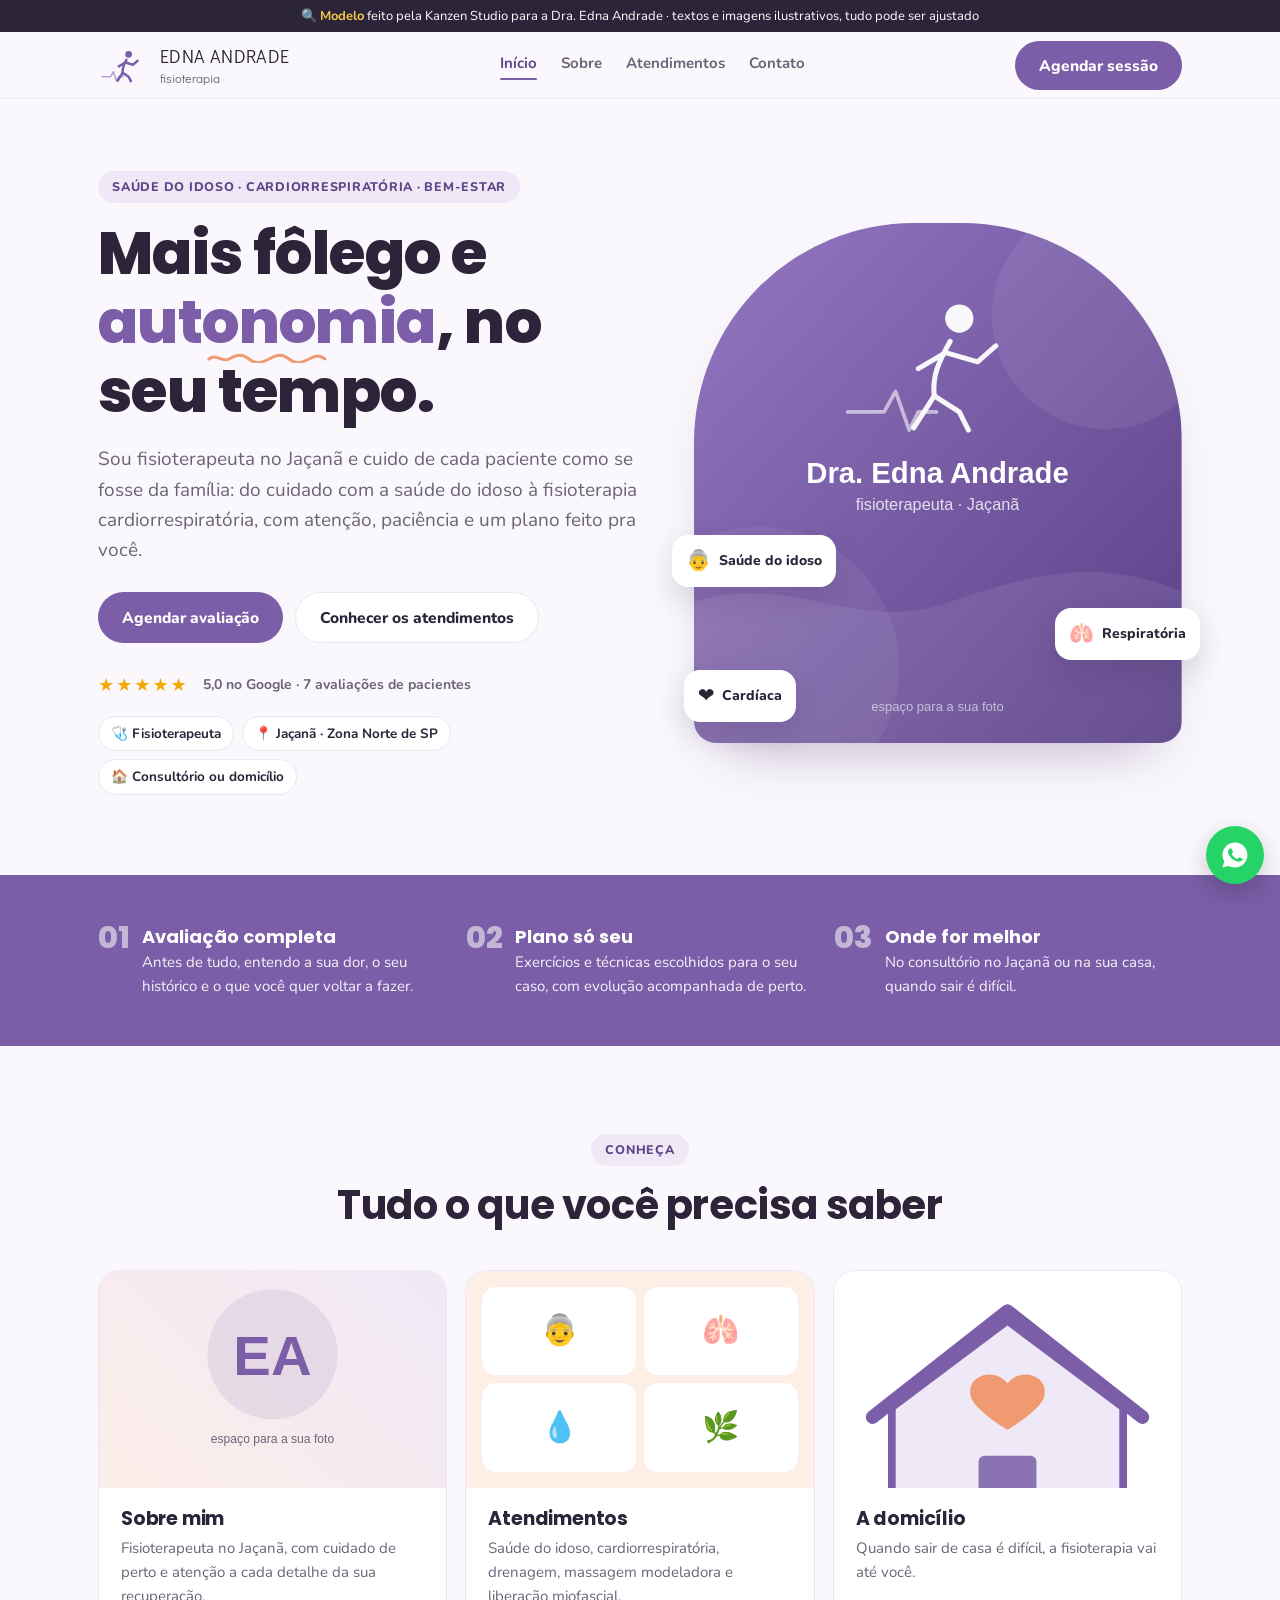
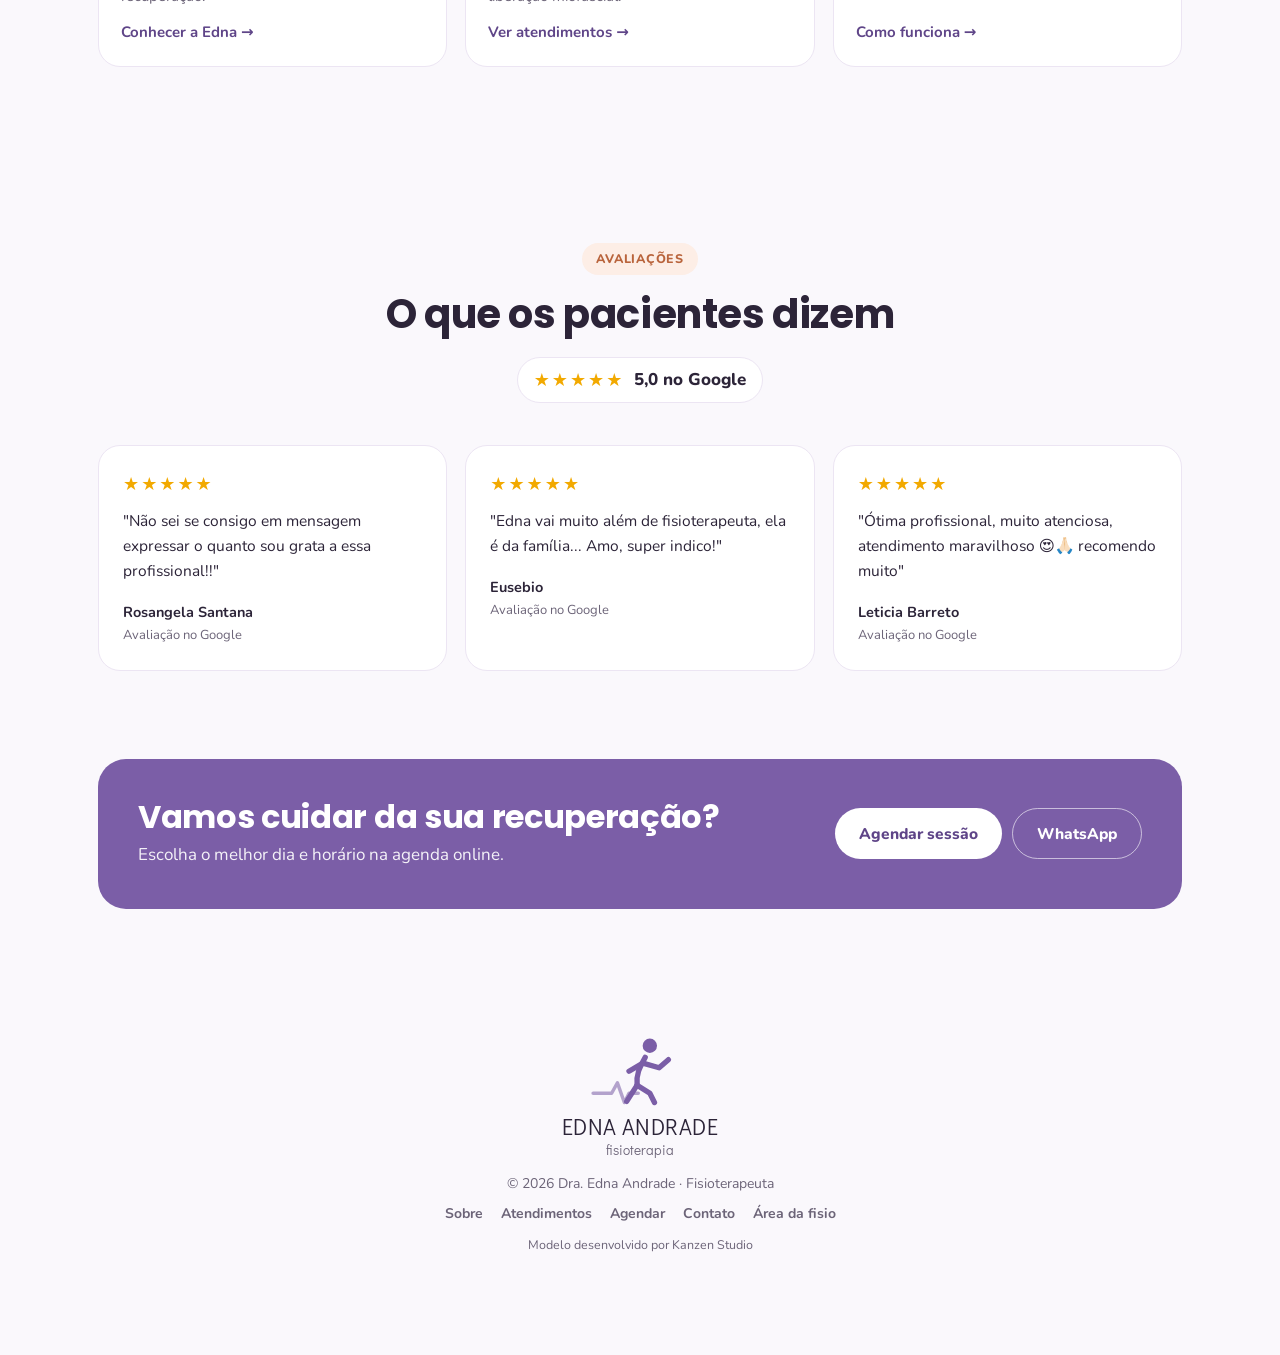
<file: edna/index.html>
<!doctype html>
<html lang="pt-BR">
<head>
<meta charset="utf-8">
<meta name="viewport" content="width=device-width, initial-scale=1, viewport-fit=cover">
<meta name="robots" content="noindex, nofollow">
<meta name="theme-color" content="#7b5ea7">
<title>Dra. Edna Andrade · Fisioterapeuta no Jaçanã | Consultório e domicílio</title>
<meta name="description" content="Fisioterapeuta no Jaçanã (Zona Norte de SP). Saúde do idoso, cardiorrespiratória, drenagem, massagem modeladora e liberação miofascial. Atendimento particular. Consultório ou domicílio.">
<link rel="icon" href="data:image/svg+xml,%3Csvg xmlns='http://www.w3.org/2000/svg' viewBox='0 0 64 64'%3E%3Crect width='64' height='64' rx='32' fill='%237b5ea7'/%3E%3Ctext x='32' y='41' font-family='Arial' font-weight='700' font-size='24' fill='%23fff' text-anchor='middle'%3EEA%3C/text%3E%3C/svg%3E">
<link rel="preconnect" href="https://fonts.googleapis.com">
<link rel="preconnect" href="https://fonts.gstatic.com" crossorigin>
<link href="https://fonts.googleapis.com/css2?family=Didact+Gothic&family=Poppins:wght@500;600;700;800&family=Nunito:wght@400;600;700;800&display=swap" rel="stylesheet">
<link rel="stylesheet" href="style.css?v=4">
</head>
<body>

<div class="preview-bar">🔍 <b>Modelo</b> feito pela Kanzen Studio para a Dra. Edna Andrade · textos e imagens ilustrativos, tudo pode ser ajustado</div>

<nav id="nav">
  <div class="wrap">
    <a class="logo" href="index.html" aria-label="Dra. Edna Andrade, fisioterapia · início">
      <svg viewBox="0 0 950 630" aria-hidden="true"><g fill="none" stroke="currentColor" stroke-width="46" stroke-linecap="round" stroke-linejoin="round"><circle cx="560" cy="110" r="62" fill="currentColor" stroke="none"/><path d="M520 210 C470 300 440 360 450 450"/><path d="M450 450 L360 590"/><path d="M450 450 L560 520 L600 600"/><path d="M500 260 L640 300 L720 230"/><path d="M500 260 L380 330"/><path d="M70 520 H230 L280 430 L340 600 L380 520 H460" stroke-width="30" opacity=".55"/></g></svg>
      <span class="wm"><b>EDNA ANDRADE</b><small>fisioterapia</small></span>
    </a>
    <div class="links"><a href="index.html" class="on">Início</a><a href="sobre.html">Sobre</a><a href="atendimentos.html">Atendimentos</a><a href="contato.html">Contato</a></div>
    <div class="nav-cta">
      <a class="btn btn-pink" href="agendar.html">Agendar sessão</a>
      <button class="burger" id="burger" aria-label="Abrir menu" aria-expanded="false"><span></span><span></span><span></span></button>
    </div>
  </div>
  <div class="mmenu" id="mmenu">
    <a href="index.html" class="on">Início</a><a href="sobre.html">Sobre mim</a><a href="atendimentos.html">Atendimentos</a><a href="contato.html">Contato</a>
    <a class="btn btn-pink" href="agendar.html">Agendar sessão</a>
  </div>
</nav>

<main>
<header class="hero">
  <div class="wrap">
    <div>
      <span class="tag">Saúde do idoso · Cardiorrespiratória · Bem-estar</span>
      <h1>Mais fôlego e <em class="squig">autonomia</em>, no seu tempo.</h1>
      <p class="lead">Sou fisioterapeuta no Jaçanã e cuido de cada paciente como se fosse da família: do cuidado com a saúde do idoso à fisioterapia cardiorrespiratória, com atenção, paciência e um plano feito pra você.</p>
      <div class="ctas">
        <a class="btn btn-pink" href="agendar.html">Agendar avaliação</a>
        <a class="btn btn-line" href="atendimentos.html">Conhecer os atendimentos</a>
      </div>
      <div class="proof">
        <span class="stars" aria-label="Nota 5 de 5">★★★★★</span>
        <small>5,0 no Google · 7 avaliações de pacientes</small>
      </div>
      <div class="creds"><span>🩺 Fisioterapeuta</span><span>📍 Jaçanã · Zona Norte de SP</span><span>🏠 Consultório ou domicílio</span></div>
    </div>
    <div class="hero-art">
      <div class="ph"><img src="img/hero.svg" alt="Espaço para a foto da Dra. Edna Andrade" width="900" height="959" fetchpriority="high"></div>
      <div class="fcs">
        <div class="fc a"><i>👵</i>Saúde do idoso</div>
        <div class="fc b"><i>🫁</i>Respiratória</div>
        <div class="fc c"><i>❤️</i>Cardíaca</div>
      </div>
    </div>
  </div>
</header>
<div class="band">
  <div class="wrap">
    <div><div><span class="n">01</span><span><b>Avaliação completa</b><p>Antes de tudo, entendo a sua dor, o seu histórico e o que você quer voltar a fazer.</p></span></div></div>
    <div><div><span class="n">02</span><span><b>Plano só seu</b><p>Exercícios e técnicas escolhidos para o seu caso, com evolução acompanhada de perto.</p></span></div></div>
    <div><div><span class="n">03</span><span><b>Onde for melhor</b><p>No consultório no Jaçanã ou na sua casa, quando sair é difícil.</p></span></div></div>
  </div>
</div>
<div style="height:clamp(56px,8vw,88px)"></div>
<section style="padding-top:0"><div class="wrap">
<div class="sh center"><span class="tag">Conheça</span><h2>Tudo o que você precisa saber</h2></div>
<div class="teasers">
<a class="teaser" href="sobre.html"><div class="tp"><img src="img/sobre.svg" alt="Dra. Edna Andrade" loading="lazy"></div><div class="tb"><h3>Sobre mim</h3><p>Fisioterapeuta no Jaçanã, com cuidado de perto e atenção a cada detalhe da sua recuperação.</p><b>Conhecer a Edna →</b></div></a>
<a class="teaser" href="atendimentos.html"><div class="tp ico"><span>👵</span><span>🫁</span><span>💧</span><span>🌿</span></div><div class="tb"><h3>Atendimentos</h3><p>Saúde do idoso, cardiorrespiratória, drenagem, massagem modeladora e liberação miofascial.</p><b>Ver atendimentos →</b></div></a>
<a class="teaser" href="atendimentos.html#domicilio"><div class="tp"><img src="img/online.svg" alt="Atendimento a domicílio" loading="lazy"></div><div class="tb"><h3>A domicílio</h3><p>Quando sair de casa é difícil, a fisioterapia vai até você.</p><b>Como funciona →</b></div></a>
</div></div></section>
<section id="avaliacoes">
  <div class="wrap">
    <div class="sh center"><span class="tag ol">Avaliações</span><h2>O que os pacientes dizem</h2><span class="g-badge"><span class="stars">★★★★★</span> 5,0 no Google</span></div>
    <div class="reviews">
      <div class="rv"><span class="stars">★★★★★</span><p>"Não sei se consigo em mensagem expressar o quanto sou grata a essa profissional!!"</p><b>Rosangela Santana</b><small>Avaliação no Google</small></div>
      <div class="rv"><span class="stars">★★★★★</span><p>"Edna vai muito além de fisioterapeuta, ela é da família... Amo, super indico!"</p><b>Eusebio</b><small>Avaliação no Google</small></div>
      <div class="rv"><span class="stars">★★★★★</span><p>"Ótima profissional, muito atenciosa, atendimento maravilhoso 😍🙏🏻 recomendo muito"</p><b>Leticia Barreto</b><small>Avaliação no Google</small></div>
    </div>
  </div>
</section>
<section style="padding-top:0"><div class="wrap"><div class="cta-strip"><div><h2>Vamos cuidar da sua recuperação?</h2><p>Escolha o melhor dia e horário na agenda online.</p></div><div class="acts"><a class="btn" href="agendar.html">Agendar sessão</a><a class="btn ghost" data-wa target="_blank" rel="noopener">WhatsApp</a></div></div></div></section>
</main>

<footer>
  <div class="wrap">
    <div class="flogo"><svg viewBox="0 0 950 630" aria-hidden="true"><g fill="none" stroke="currentColor" stroke-width="46" stroke-linecap="round" stroke-linejoin="round"><circle cx="560" cy="110" r="62" fill="currentColor" stroke="none"/><path d="M520 210 C470 300 440 360 450 450"/><path d="M450 450 L360 590"/><path d="M450 450 L560 520 L600 600"/><path d="M500 260 L640 300 L720 230"/><path d="M500 260 L380 330"/><path d="M70 520 H230 L280 430 L340 600 L380 520 H460" stroke-width="30" opacity=".55"/></g></svg><b>EDNA ANDRADE</b><small>fisioterapia</small></div>
    <div>© <span id="ano"></span> Dra. Edna Andrade · Fisioterapeuta</div>
    <div class="row"><a href="sobre.html">Sobre</a><a href="atendimentos.html">Atendimentos</a><a href="agendar.html">Agendar</a><a href="contato.html">Contato</a><a href="painel.html">Área da fisio</a></div>
    <div class="kz">Modelo desenvolvido por Kanzen Studio</div>
  </div>
</footer>

<a class="wa-float" data-wa target="_blank" rel="noopener" aria-label="Falar no WhatsApp"><svg viewBox="0 0 24 24"><path d="M12 2a10 10 0 0 0-8.6 15.1L2 22l5-1.3A10 10 0 1 0 12 2zm5.3 14.1c-.2.6-1.3 1.2-1.8 1.2-.5.1-1 .1-3.3-.8-2.8-1.1-4.5-3.9-4.7-4.1-.1-.2-1.1-1.5-1.1-2.9s.7-2.1 1-2.4c.3-.3.6-.3.8-.3h.6c.2 0 .4 0 .6.5l.9 2.1c.1.2.1.3 0 .5l-.3.5-.4.5c-.1.1-.3.3-.1.6.2.3.8 1.3 1.7 2.1 1.1 1 2.1 1.3 2.4 1.5.3.1.5.1.6-.1l.9-1c.2-.3.4-.2.6-.1l2 .9c.3.1.5.2.5.3.1.2.1.7-.1 1.3z"/></svg></a>

<script src="site.js?v=4"></script>

</body>
</html>
</file>
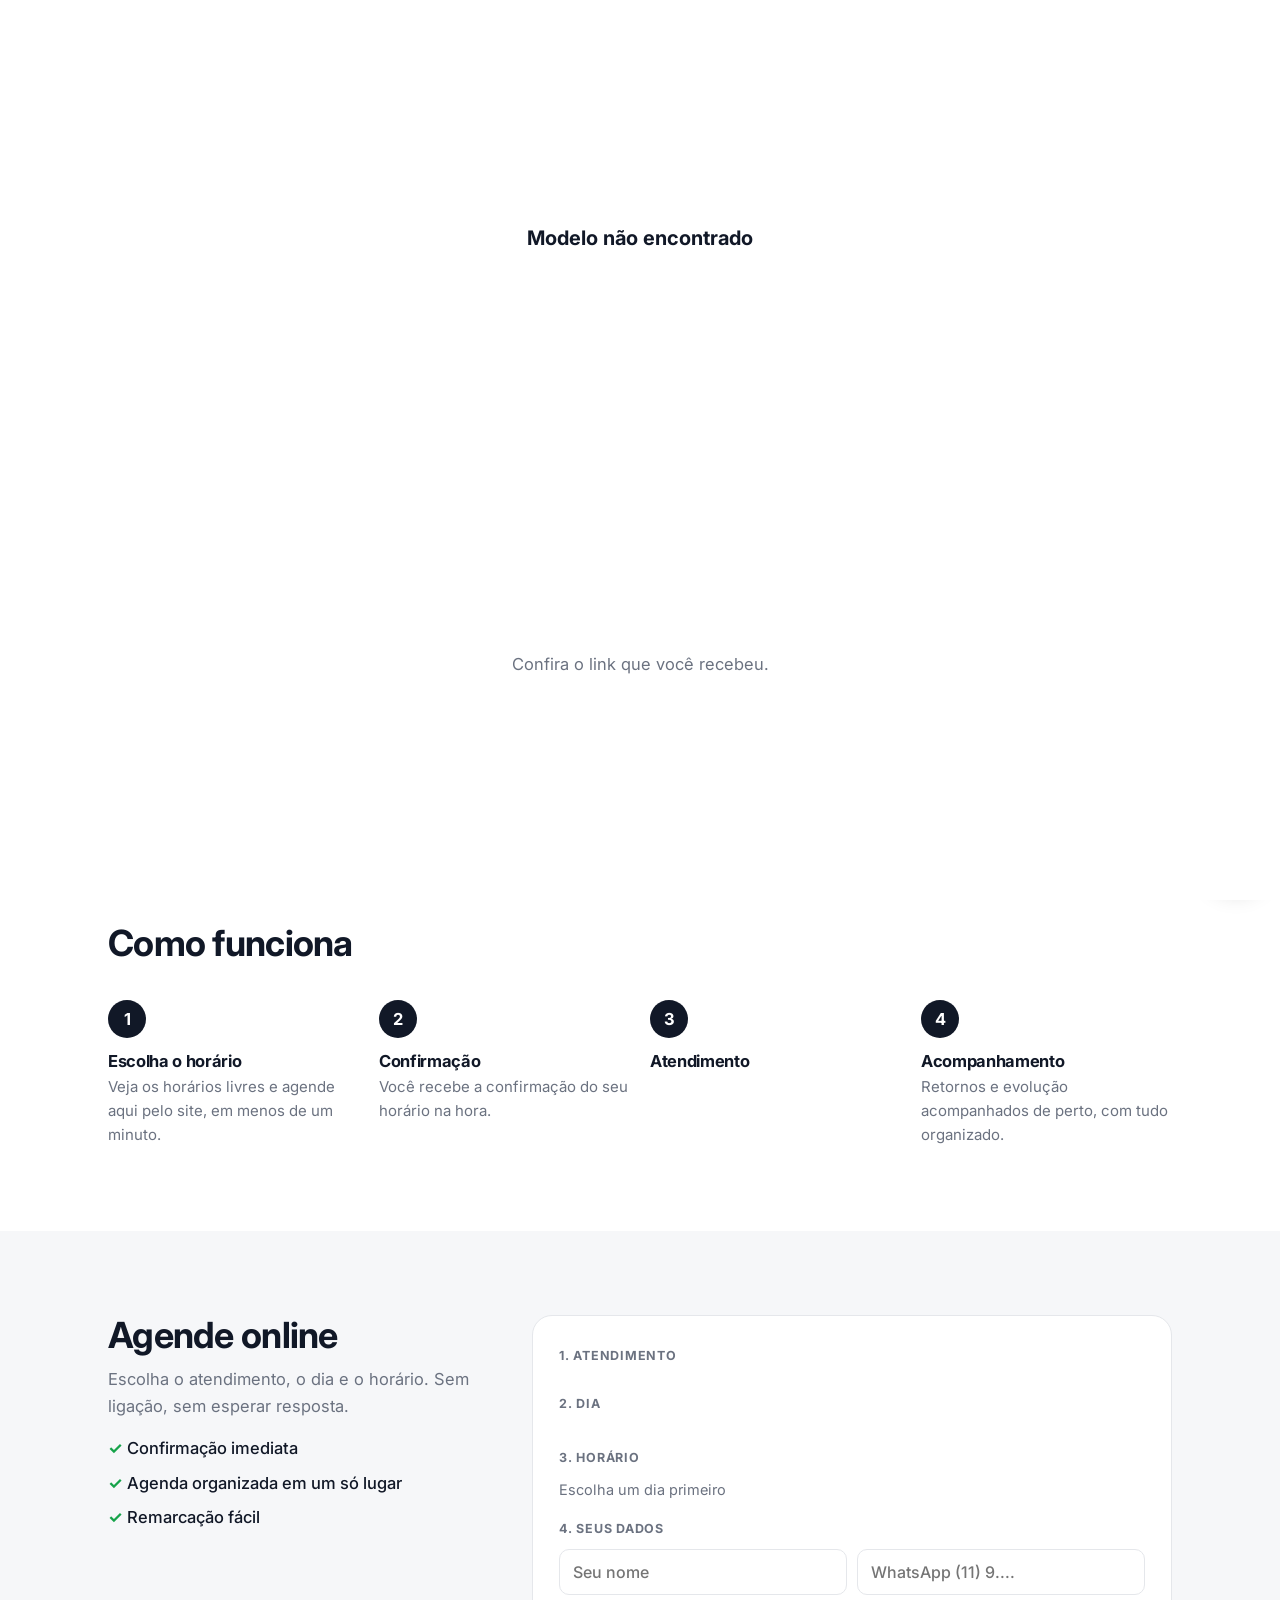
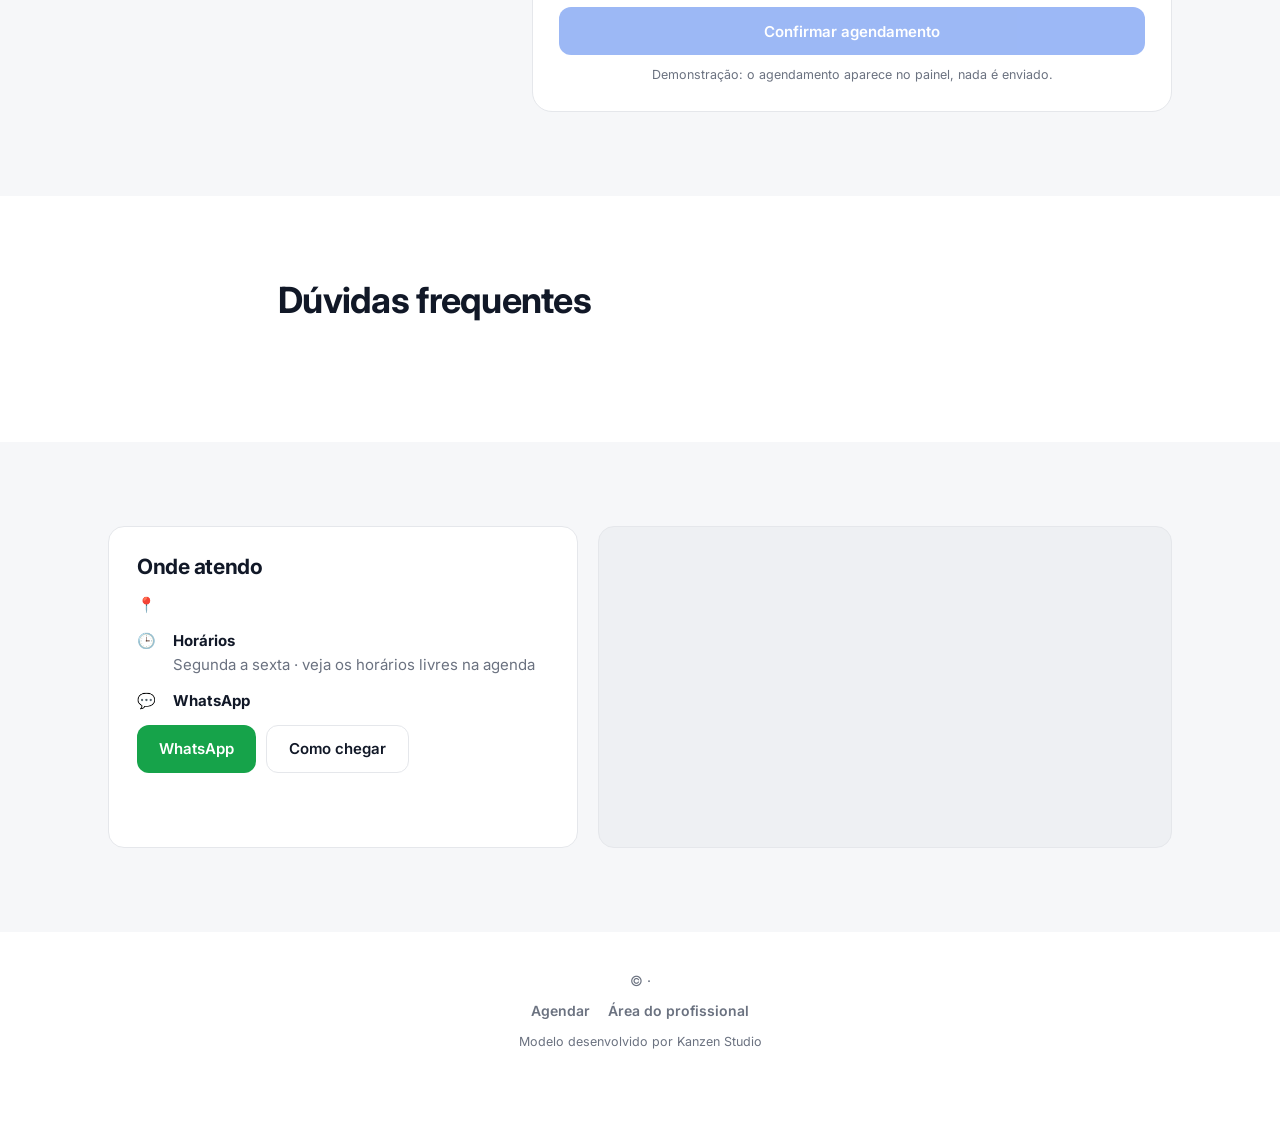
<file: m/index.html>
<!doctype html>
<html lang="pt-BR">
<head>
<meta charset="utf-8">
<meta name="viewport" content="width=device-width, initial-scale=1, viewport-fit=cover">
<meta name="robots" content="noindex, nofollow">
<meta name="theme-color" content="#ffffff">
<title>Modelo de site · Kanzen Studio</title>
<link rel="preconnect" href="https://fonts.googleapis.com">
<link rel="preconnect" href="https://fonts.gstatic.com" crossorigin>
<link href="https://fonts.googleapis.com/css2?family=Inter:wght@400;500;600;700;800&display=swap" rel="stylesheet">
<link rel="stylesheet" href="m.css?v=1">
</head>
<body>
<div class="preview-bar">🔍 <b>Modelo</b> feito pela Kanzen Studio para <span data-f="nome"></span> · cores, fotos e textos podem ser personalizados</div>

<nav id="nav">
  <div class="wrap">
    <a class="logo" href="#topo"><span class="mono" data-f="ini"></span><span class="wm"><b data-f="nome"></b><small data-f="prof"></small></span></a>
    <div class="links"><a href="#atendimentos">Atendimentos</a><a href="#como">Como funciona</a><a href="#contato">Onde atendo</a></div>
    <div class="nav-cta"><a class="btn btn-pri" href="#agendar" data-f="cta"></a><button class="burger" id="burger" aria-label="Abrir menu" aria-expanded="false"><span></span><span></span><span></span></button></div>
  </div>
  <div class="mmenu" id="mmenu"><a href="#atendimentos">Atendimentos</a><a href="#como">Como funciona</a><a href="#contato">Onde atendo</a><a class="btn btn-pri" href="#agendar" data-f="cta"></a></div>
</nav>

<header class="hero" id="topo">
  <div class="wrap">
    <div>
      <span class="pill" data-f="tag"></span>
      <h1 data-f="h1"></h1>
      <p class="lead" data-f="lead"></p>
      <div class="ctas"><a class="btn btn-pri" href="#agendar" data-f="cta"></a><a class="btn btn-sec" data-wa target="_blank" rel="noopener">Falar no WhatsApp</a></div>
      <div class="chips-info"><span>📍 <i data-f="bairro"></i> · São Paulo</span><span>🗓️ Agenda online 24h</span></div>
    </div>
    <div class="hero-card">
      <div class="hc-top"><span class="mono big" data-f="ini"></span><div><b data-f="nome"></b><small data-f="prof"></small></div></div>
      <div class="hc-row"><span>Próximo horário livre</span><b id="nextSlot">amanhã, 09:00</b></div>
      <div class="hc-row"><span>Atendimento</span><b data-f="modo"></b></div>
      <div class="hc-row"><span>Local</span><b data-f="bairro"></b></div>
      <a class="btn btn-pri wide" href="#agendar" data-f="cta"></a>
      <p class="hc-note">✓ Sem precisar esperar resposta</p>
    </div>
  </div>
</header>

<section id="atendimentos" class="soft">
  <div class="wrap">
    <div class="sh"><h2>Atendimentos</h2><p data-f="servIntro"></p></div>
    <div class="grid" id="servGrid"></div>
  </div>
</section>

<section id="como">
  <div class="wrap">
    <div class="sh"><h2>Como funciona</h2></div>
    <div class="steps">
      <div class="step"><h3>Escolha o horário</h3><p>Veja os horários livres e agende aqui pelo site, em menos de um minuto.</p></div>
      <div class="step"><h3>Confirmação</h3><p>Você recebe a confirmação do seu horário na hora.</p></div>
      <div class="step"><h3>Atendimento</h3><p data-f="step3"></p></div>
      <div class="step"><h3>Acompanhamento</h3><p>Retornos e evolução acompanhados de perto, com tudo organizado.</p></div>
    </div>
  </div>
</section>

<section id="agendar" class="soft">
  <div class="wrap">
    <div class="booking">
      <div class="intro">
        <h2>Agende online</h2>
        <p>Escolha o atendimento, o dia e o horário. Sem ligação, sem esperar resposta.</p>
        <ul><li>Confirmação imediata</li><li>Agenda organizada em um só lugar</li><li>Remarcação fácil</li></ul>
      </div>
      <div class="panel">
        <div id="form">
          <h4>1. Atendimento</h4><div class="chips" id="bServ"></div>
          <h4>2. Dia</h4><div class="chips days" id="bDias"></div>
          <h4>3. Horário</h4><div class="chips" id="bHoras"><span class="muted">Escolha um dia primeiro</span></div>
          <h4>4. Seus dados</h4>
          <div class="two"><input id="bNome" placeholder="Seu nome" autocomplete="name"><input id="bTel" placeholder="WhatsApp (11) 9...." inputmode="tel" autocomplete="tel"></div>
          <button class="btn btn-pri wide" id="bOk" disabled>Confirmar agendamento</button>
          <p class="demo-note">Demonstração: o agendamento aparece no painel, nada é enviado.</p>
        </div>
        <div class="done" id="done">
          <div class="ok">✓</div><h3>Agendado!</h3>
          <p>No site real, o horário aparece na hora na sua Área do profissional.</p>
          <div class="resume" id="resume"></div>
          <a class="btn btn-sec wide" id="toPanel">Ver no painel →</a>
          <button class="btn btn-ghost wide" id="bAgain">Fazer outro teste</button>
        </div>
      </div>
    </div>
  </div>
</section>

<section id="duvidas">
  <div class="wrap narrow">
    <div class="sh"><h2>Dúvidas frequentes</h2></div>
    <div id="faq"></div>
  </div>
</section>

<section id="contato" class="soft">
  <div class="wrap contact">
    <div class="c-box">
      <h3>Onde atendo</h3>
      <div class="c-row">📍<span><b data-f="bairro"></b><i data-f="end"></i></span></div>
      <div class="c-row">🕒<span><b>Horários</b>Segunda a sexta · veja os horários livres na agenda</span></div>
      <div class="c-row">💬<span><b>WhatsApp</b><i data-f="tel"></i></span></div>
      <div class="c-actions"><a class="btn btn-wa" data-wa target="_blank" rel="noopener">WhatsApp</a><a class="btn btn-sec" id="rota" target="_blank" rel="noopener">Como chegar</a></div>
    </div>
    <div class="map"><iframe id="mapa" title="Mapa" loading="lazy" referrerpolicy="no-referrer-when-downgrade"></iframe></div>
  </div>
</section>

<footer><div class="wrap"><b data-f="nome"></b><div>© <span id="ano"></span> · <span data-f="prof"></span></div><div class="row"><a href="#agendar">Agendar</a><a id="toPanel2">Área do profissional</a></div><div class="kz">Modelo desenvolvido por Kanzen Studio</div></div></footer>
<a class="wa-float" data-wa target="_blank" rel="noopener" aria-label="WhatsApp"><svg viewBox="0 0 24 24"><path d="M12 2a10 10 0 0 0-8.6 15.1L2 22l5-1.3A10 10 0 1 0 12 2zm5.3 14.1c-.2.6-1.3 1.2-1.8 1.2-.5.1-1 .1-3.3-.8-2.8-1.1-4.5-3.9-4.7-4.1-.1-.2-1.1-1.5-1.1-2.9s.7-2.1 1-2.4c.3-.3.6-.3.8-.3h.6c.2 0 .4 0 .6.5l.9 2.1c.1.2.1.3 0 .5l-.3.5-.4.5c-.1.1-.3.3-.1.6.2.3.8 1.3 1.7 2.1 1.1 1 2.1 1.3 2.4 1.5.3.1.5.1.6-.1l.9-1c.2-.3.4-.2.6-.1l2 .9c.3.1.5.2.5.3.1.2.1.7-.1 1.3z"/></svg></a>
<div class="nf" id="nf"><b>Modelo não encontrado</b><p>Confira o link que você recebeu.</p></div>
<script src="m.js?v=1"></script>
</body>
</html>
</file>
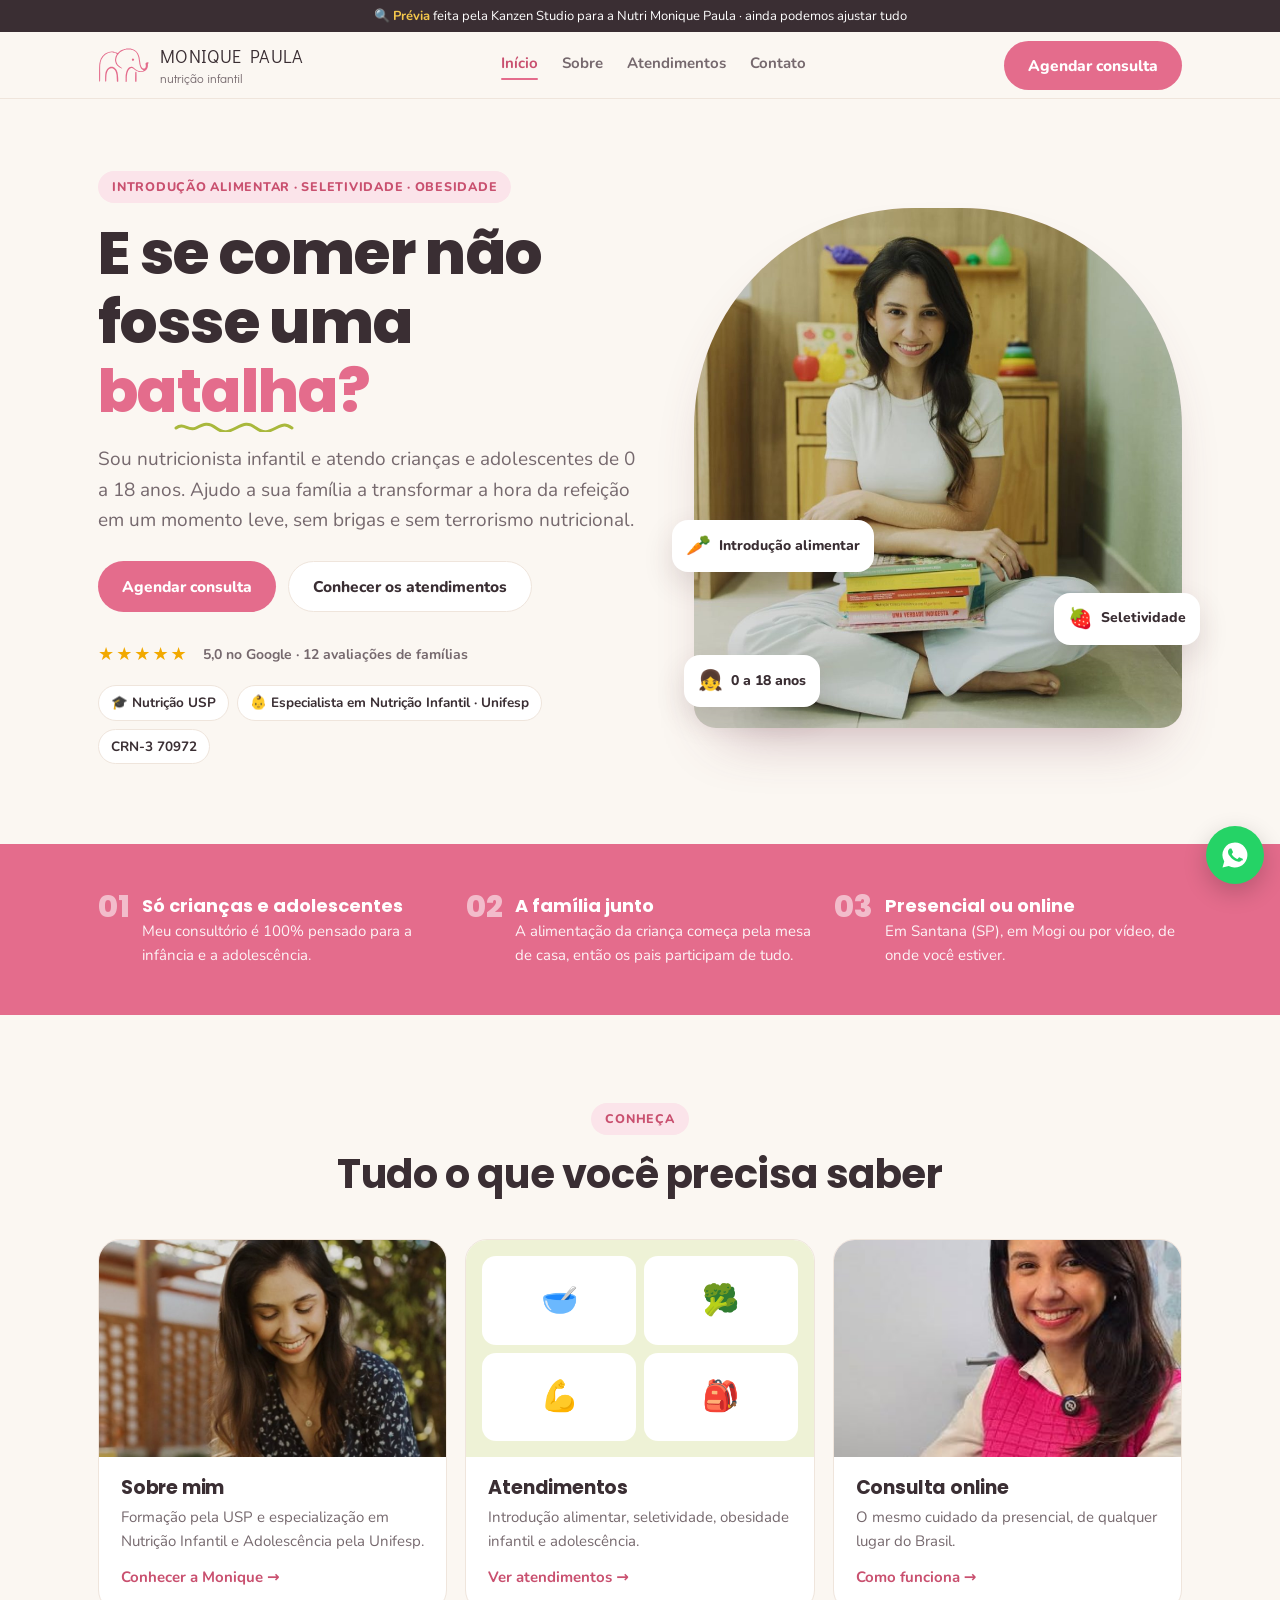
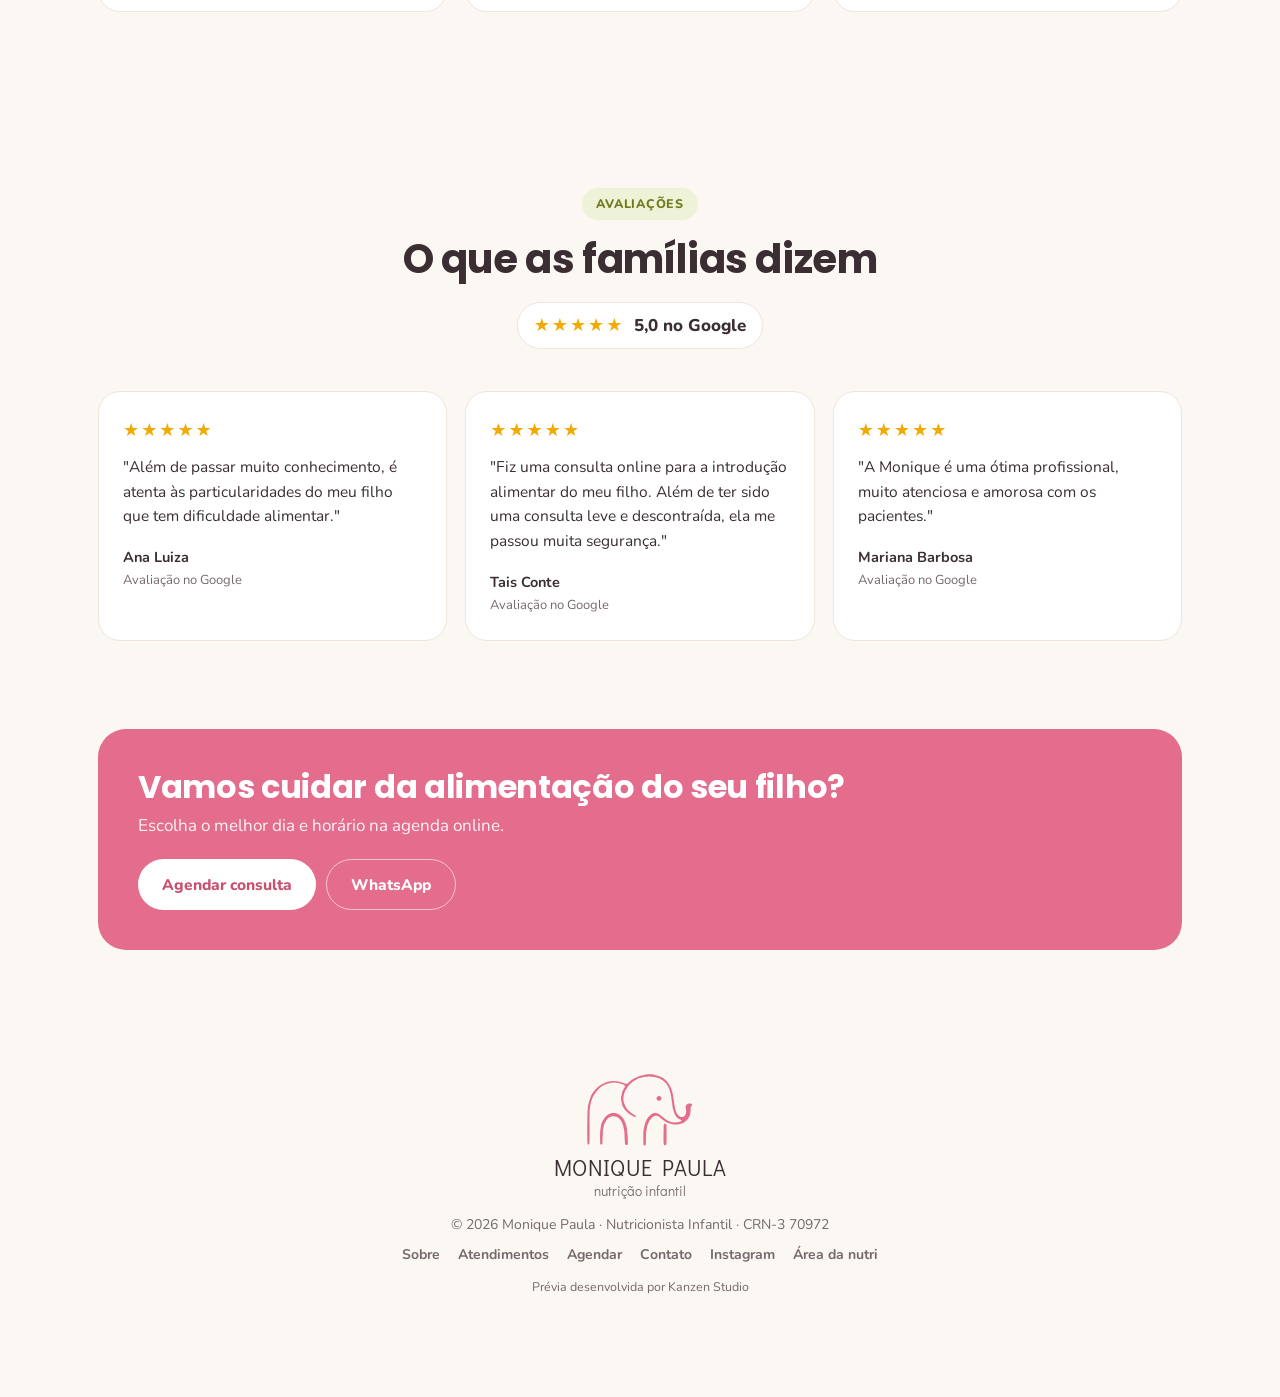
<file: monique/index.html>
<!doctype html>
<html lang="pt-BR">
<head>
<meta charset="utf-8">
<meta name="viewport" content="width=device-width, initial-scale=1, viewport-fit=cover">
<meta name="robots" content="noindex, nofollow">
<meta name="theme-color" content="#e46c8c">
<title>Monique Paula · Nutricionista Infantil | Introdução Alimentar e Seletividade</title>
<meta name="description" content="Nutricionista infantil (USP, especialista pela Unifesp). Introdução alimentar, seletividade e obesidade infantil. Santana (SP), Mogi e online.">
<link rel="icon" href="data:image/svg+xml,%3Csvg%20xmlns%3D%27http%3A//www.w3.org/2000/svg%27%20viewBox%3D%27-40%20-200%201030%201030%27%3E%3Crect%20x%3D%27-40%27%20y%3D%27-200%27%20width%3D%271030%27%20height%3D%271030%27%20rx%3D%27515%27%20fill%3D%27%23e46c8c%27/%3E%3Cpath%20fill%3D%27%23fff%27%20fill-rule%3D%27evenodd%27%20d%3D%27M509%20616C504%20613%20504%20612%20504%20556C504%20507%20505%20478%20508%20474C508%20473%20509%20467%20511%20460C515%20438%20519%20423%20523%20414C525%20409%20528%20403%20529%20401C536%20383%20558%20357%20573%20347C583%20340%20596%20336%20608%20336C627%20336%20634%20340%20669%20369C689%20386%20713%20403%20720%20405C722%20406%20727%20408%20732%20410C743%20415%20753%20417%20770%20418C806%20419%20838%20410%20833%20400C832%20399%20829%20397%20825%20395C810%20390%20792%20376%20784%20363C777%20353%20765%20325%20764%20316C763%20311%20761%20303%20759%20298C756%20291%20756%20286%20755%20272C753%20253%20751%20242%20749%20234C749%20231%20748%20224%20747%20218C745%20202%20744%20193%20742%20185C741%20181%20740%20174%20739%20170C739%20166%20737%20159%20735%20156C734%20152%20732%20146%20731%20141C728%20128%20718%20107%20708%2091C692%2066%20657%2040%20631%2034C628%2033%20622%2031%20618%2030C606%2025%20598%2024%20572%2023C554%2022%20546%2022%20541%2023C537%2024%20530%2024%20525%2024C514%2024%20499%2027%20493%2030C491%2031%20486%2033%20481%2033C456%2038%20413%2064%20386%2090C374%20102%20353%20132%20348%20144C347%20146%20345%20151%20344%20154C340%20164%20333%20191%20332%20202C330%20218%20332%20232%20337%20250C346%20278%20361%20303%20382%20321C389%20328%20411%20344%20417%20347C425%20351%20439%20360%20441%20362C444%20366%20441%20370%20435%20370C427%20370%20404%20359%20390%20349C386%20346%20380%20342%20378%20340C372%20337%20349%20313%20343%20306C330%20290%20320%20267%20316%20246C310%20210%20310%20213%20314%20190C316%20183%20318%20173%20318%20168C320%20156%20328%20139%20335%20127C340%20119%20346%20107%20346%20105C346%20101%20337%2095%20324%2089C320%2087%20314%2085%20310%2084C307%2082%20300%2081%20295%2080C290%2079%20279%2078%20272%2076C256%2073%20242%2074%20224%2077C219%2078%20211%2080%20207%2080C201%2081%20197%2082%20192%2084C189%2086%20183%2088%20180%2089C167%2092%20140%20108%20126%20121C122%20125%20115%20131%20112%20135C97%20149%2068%20193%2064%20206C63%20208%2061%20214%2059%20219C55%20229%2048%20257%2046%20268C46%20272%2045%20278%2044%20282C40%20303%2040%20303%2040%20456C40%20597%2039%20600%2038%20603C33%20612%2027%20612%2023%20604C19%20598%2019%20345%2023%20310C24%20298%2025%20283%2026%20277C27%20270%2028%20265%2030%20258C32%20253%2034%20245%2035%20240C36%20235%2037%20229%2039%20226C40%20223%2042%20218%2043%20215C47%20201%2052%20188%2055%20183C57%20180%2061%20173%2065%20167C79%20141%20115%20105%20142%2090C196%2061%20249%2054%20304%2068C316%2071%20336%2078%20344%2081C361%2088%20362%2087%20382%2069C399%2054%20414%2043%20432%2034C448%2027%20478%2015%20490%2013C494%2012%20503%2010%20510%208C517%207%20525%205%20528%204C532%203%20541%203%20558%203C582%202%20582%202%20596%206C603%208%20614%2011%20620%2012C637%2016%20659%2026%20674%2035C696%2050%20720%2076%20731%2097C738%20110%20750%20139%20752%20148C752%20152%20755%20160%20757%20166C759%20173%20760%20179%20761%20186C761%20192%20763%20202%20764%20208C766%20215%20768%20225%20768%20232C769%20239%20770%20248%20771%20253C771%20258%20773%20269%20775%20279C776%20291%20778%20300%20781%20308C783%20314%20785%20321%20786%20324C787%20326%20790%20333%20793%20338C811%20372%20842%20382%20862%20361C865%20357%20866%20354%20870%20343C875%20328%20875%20321%20871%20302C868%20284%20868%20277%20873%20270C880%20259%20892%20254%20907%20254C924%20254%20930%20266%20919%20278C912%20285%20912%20287%20912%20307C912%20332%20910%20345%20901%20366C888%20397%20855%20424%20821%20431C816%20431%20809%20433%20805%20434C799%20436%20795%20436%20781%20436C765%20436%20764%20436%20748%20432C713%20423%20684%20407%20655%20381C634%20362%20616%20357%20596%20365C586%20369%20581%20373%20572%20384C568%20389%20563%20395%20561%20397C550%20411%20536%20449%20533%20475C532%20484%20530%20494%20529%20498C527%20508%20526%20536%20526%20574C526%20593%20526%20607%20525%20609C523%20615%20516%20618%20509%20616ZM686%20613C684%20612%20682%20609%20681%20606C678%20600%20677%20564%20679%20488C680%20439%20680%20437%20685%20432C691%20428%20701%20431%20703%20439C705%20444%20706%20598%20704%20604C701%20613%20693%20617%20686%20613ZM352%20612C347%20609%20344%20600%20344%20587C344%20581%20344%20571%20343%20563C342%20556%20342%20537%20341%20522C340%20495%20340%20492%20338%20483C336%20478%20334%20468%20333%20462C325%20416%20301%20380%20272%20369C248%20360%20221%20364%20204%20378C178%20399%20160%20442%20155%20490C154%20501%20151%20573%20151%20589C151%20602%20150%20606%20145%20609C139%20611%20133%20608%20132%20602C130%20593%20130%20521%20131%20500C133%20478%20139%20438%20141%20431C147%20415%20150%20409%20155%20401C172%20370%20193%20350%20219%20341C232%20336%20232%20336%20246%20336C261%20335%20265%20336%20286%20345C299%20351%20322%20371%20329%20383C330%20385%20333%20390%20336%20394C344%20407%20350%20421%20355%20440C356%20445%20358%20454%20360%20459C362%20468%20363%20476%20365%20503C365%20509%20366%20517%20367%20521C369%20534%20370%20552%20370%20578C371%20607%20371%20607%20363%20612C358%20614%20355%20615%20352%20612ZM628%20228C611%20217%20617%20192%20637%20189C651%20187%20664%20202%20660%20216C656%20229%20639%20235%20628%20228Z%27/%3E%3C/svg%3E">
<link rel="preconnect" href="https://fonts.googleapis.com">
<link rel="preconnect" href="https://fonts.gstatic.com" crossorigin>
<link href="https://fonts.googleapis.com/css2?family=Didact+Gothic&family=Poppins:wght@500;600;700;800&family=Nunito:wght@400;600;700;800&display=swap" rel="stylesheet">
<link rel="stylesheet" href="style.css?v=5">
</head>
<body>

<div class="preview-bar">🔍 <b>Prévia</b> feita pela Kanzen Studio para a Nutri Monique Paula · ainda podemos ajustar tudo</div>

<nav id="nav">
  <div class="wrap">
    <a class="logo" href="index.html" aria-label="Monique Paula, nutrição infantil · início">
      <svg viewBox="0 0 950 630" aria-hidden="true"><path fill="currentColor" fill-rule="evenodd" d="M509 616C504 613 504 612 504 556C504 507 505 478 508 474C508 473 509 467 511 460C515 438 519 423 523 414C525 409 528 403 529 401C536 383 558 357 573 347C583 340 596 336 608 336C627 336 634 340 669 369C689 386 713 403 720 405C722 406 727 408 732 410C743 415 753 417 770 418C806 419 838 410 833 400C832 399 829 397 825 395C810 390 792 376 784 363C777 353 765 325 764 316C763 311 761 303 759 298C756 291 756 286 755 272C753 253 751 242 749 234C749 231 748 224 747 218C745 202 744 193 742 185C741 181 740 174 739 170C739 166 737 159 735 156C734 152 732 146 731 141C728 128 718 107 708 91C692 66 657 40 631 34C628 33 622 31 618 30C606 25 598 24 572 23C554 22 546 22 541 23C537 24 530 24 525 24C514 24 499 27 493 30C491 31 486 33 481 33C456 38 413 64 386 90C374 102 353 132 348 144C347 146 345 151 344 154C340 164 333 191 332 202C330 218 332 232 337 250C346 278 361 303 382 321C389 328 411 344 417 347C425 351 439 360 441 362C444 366 441 370 435 370C427 370 404 359 390 349C386 346 380 342 378 340C372 337 349 313 343 306C330 290 320 267 316 246C310 210 310 213 314 190C316 183 318 173 318 168C320 156 328 139 335 127C340 119 346 107 346 105C346 101 337 95 324 89C320 87 314 85 310 84C307 82 300 81 295 80C290 79 279 78 272 76C256 73 242 74 224 77C219 78 211 80 207 80C201 81 197 82 192 84C189 86 183 88 180 89C167 92 140 108 126 121C122 125 115 131 112 135C97 149 68 193 64 206C63 208 61 214 59 219C55 229 48 257 46 268C46 272 45 278 44 282C40 303 40 303 40 456C40 597 39 600 38 603C33 612 27 612 23 604C19 598 19 345 23 310C24 298 25 283 26 277C27 270 28 265 30 258C32 253 34 245 35 240C36 235 37 229 39 226C40 223 42 218 43 215C47 201 52 188 55 183C57 180 61 173 65 167C79 141 115 105 142 90C196 61 249 54 304 68C316 71 336 78 344 81C361 88 362 87 382 69C399 54 414 43 432 34C448 27 478 15 490 13C494 12 503 10 510 8C517 7 525 5 528 4C532 3 541 3 558 3C582 2 582 2 596 6C603 8 614 11 620 12C637 16 659 26 674 35C696 50 720 76 731 97C738 110 750 139 752 148C752 152 755 160 757 166C759 173 760 179 761 186C761 192 763 202 764 208C766 215 768 225 768 232C769 239 770 248 771 253C771 258 773 269 775 279C776 291 778 300 781 308C783 314 785 321 786 324C787 326 790 333 793 338C811 372 842 382 862 361C865 357 866 354 870 343C875 328 875 321 871 302C868 284 868 277 873 270C880 259 892 254 907 254C924 254 930 266 919 278C912 285 912 287 912 307C912 332 910 345 901 366C888 397 855 424 821 431C816 431 809 433 805 434C799 436 795 436 781 436C765 436 764 436 748 432C713 423 684 407 655 381C634 362 616 357 596 365C586 369 581 373 572 384C568 389 563 395 561 397C550 411 536 449 533 475C532 484 530 494 529 498C527 508 526 536 526 574C526 593 526 607 525 609C523 615 516 618 509 616ZM686 613C684 612 682 609 681 606C678 600 677 564 679 488C680 439 680 437 685 432C691 428 701 431 703 439C705 444 706 598 704 604C701 613 693 617 686 613ZM352 612C347 609 344 600 344 587C344 581 344 571 343 563C342 556 342 537 341 522C340 495 340 492 338 483C336 478 334 468 333 462C325 416 301 380 272 369C248 360 221 364 204 378C178 399 160 442 155 490C154 501 151 573 151 589C151 602 150 606 145 609C139 611 133 608 132 602C130 593 130 521 131 500C133 478 139 438 141 431C147 415 150 409 155 401C172 370 193 350 219 341C232 336 232 336 246 336C261 335 265 336 286 345C299 351 322 371 329 383C330 385 333 390 336 394C344 407 350 421 355 440C356 445 358 454 360 459C362 468 363 476 365 503C365 509 366 517 367 521C369 534 370 552 370 578C371 607 371 607 363 612C358 614 355 615 352 612ZM628 228C611 217 617 192 637 189C651 187 664 202 660 216C656 229 639 235 628 228Z"/></svg>
      <span class="wm"><b>MONIQUE PAULA</b><small>nutrição infantil</small></span>
    </a>
    <div class="links"><a href="index.html" class="on">Início</a><a href="sobre.html">Sobre</a><a href="atendimentos.html">Atendimentos</a><a href="contato.html">Contato</a></div>
    <div class="nav-cta">
      <a class="btn btn-pink" href="agendar.html">Agendar consulta</a>
      <button class="burger" id="burger" aria-label="Abrir menu" aria-expanded="false"><span></span><span></span><span></span></button>
    </div>
  </div>
  <div class="mmenu" id="mmenu">
    <a href="index.html" class="on">Início</a><a href="sobre.html">Sobre mim</a><a href="atendimentos.html">Atendimentos</a><a href="contato.html">Contato</a>
    <a class="btn btn-pink" href="agendar.html">Agendar consulta</a>
  </div>
</nav>

<main>
<header class="hero">
  <div class="wrap">
    <div>
      <span class="tag">Introdução alimentar · Seletividade · Obesidade</span>
      <h1>E se comer não fosse uma <em class="squig">batalha?</em></h1>
      <p class="lead">Sou nutricionista infantil e atendo crianças e adolescentes de 0 a 18 anos. Ajudo a sua família a transformar a hora da refeição em um momento leve, sem brigas e sem terrorismo nutricional.</p>
      <div class="ctas">
        <a class="btn btn-pink" href="agendar.html">Agendar consulta</a>
        <a class="btn btn-line" href="atendimentos.html">Conhecer os atendimentos</a>
      </div>
      <div class="proof">
        <span class="stars" aria-label="Nota 5 de 5">★★★★★</span>
        <small>5,0 no Google · 12 avaliações de famílias</small>
      </div>
      <div class="creds"><span>🎓 Nutrição USP</span><span>👶 Especialista em Nutrição Infantil · Unifesp</span><span>CRN-3 70972</span></div>
    </div>
    <div class="hero-art">
      <div class="ph"><img src="img/hero.jpg" alt="Nutricionista Monique Paula sentada no consultório infantil com livros" width="900" height="959" fetchpriority="high"></div>
      <div class="fcs">
        <div class="fc a"><i>🥕</i>Introdução alimentar</div>
        <div class="fc b"><i>🍓</i>Seletividade</div>
        <div class="fc c"><i>👧</i>0 a 18 anos</div>
      </div>
    </div>
  </div>
</header>
<div class="band">
  <div class="wrap">
    <div><div><span class="n">01</span><span><b>Só crianças e adolescentes</b><p>Meu consultório é 100% pensado para a infância e a adolescência.</p></span></div></div>
    <div><div><span class="n">02</span><span><b>A família junto</b><p>A alimentação da criança começa pela mesa de casa, então os pais participam de tudo.</p></span></div></div>
    <div><div><span class="n">03</span><span><b>Presencial ou online</b><p>Em Santana (SP), em Mogi ou por vídeo, de onde você estiver.</p></span></div></div>
  </div>
</div>
<div style="height:clamp(56px,8vw,88px)"></div>
<section style="padding-top:0"><div class="wrap">
<div class="sh center"><span class="tag">Conheça</span><h2>Tudo o que você precisa saber</h2></div>
<div class="teasers">
<a class="teaser" href="sobre.html"><div class="tp"><img src="img/sobre.jpg" alt="Monique Paula" loading="lazy"></div><div class="tb"><h3>Sobre mim</h3><p>Formação pela USP e especialização em Nutrição Infantil e Adolescência pela Unifesp.</p><b>Conhecer a Monique →</b></div></a>
<a class="teaser" href="atendimentos.html"><div class="tp ico"><span>🥣</span><span>🥦</span><span>💪</span><span>🎒</span></div><div class="tb"><h3>Atendimentos</h3><p>Introdução alimentar, seletividade, obesidade infantil e adolescência.</p><b>Ver atendimentos →</b></div></a>
<a class="teaser" href="atendimentos.html#online"><div class="tp"><img src="img/online.jpg" alt="Consulta online" loading="lazy"></div><div class="tb"><h3>Consulta online</h3><p>O mesmo cuidado da presencial, de qualquer lugar do Brasil.</p><b>Como funciona →</b></div></a>
</div></div></section>
<section id="avaliacoes">
  <div class="wrap">
    <div class="sh center"><span class="tag ol">Avaliações</span><h2>O que as famílias dizem</h2><span class="g-badge"><span class="stars">★★★★★</span> 5,0 no Google</span></div>
    <div class="reviews">
      <div class="rv"><span class="stars">★★★★★</span><p>"Além de passar muito conhecimento, é atenta às particularidades do meu filho que tem dificuldade alimentar."</p><b>Ana Luiza</b><small>Avaliação no Google</small></div>
      <div class="rv"><span class="stars">★★★★★</span><p>"Fiz uma consulta online para a introdução alimentar do meu filho. Além de ter sido uma consulta leve e descontraída, ela me passou muita segurança."</p><b>Tais Conte</b><small>Avaliação no Google</small></div>
      <div class="rv"><span class="stars">★★★★★</span><p>"A Monique é uma ótima profissional, muito atenciosa e amorosa com os pacientes."</p><b>Mariana Barbosa</b><small>Avaliação no Google</small></div>
    </div>
  </div>
</section>
<section style="padding-top:0"><div class="wrap"><div class="cta-strip"><div><h2>Vamos cuidar da alimentação do seu filho?</h2><p>Escolha o melhor dia e horário na agenda online.</p></div><div class="acts"><a class="btn" href="agendar.html">Agendar consulta</a><a class="btn ghost" data-wa target="_blank" rel="noopener">WhatsApp</a></div></div></div></section>
</main>

<footer>
  <div class="wrap">
    <div class="flogo"><svg viewBox="0 0 950 630" aria-hidden="true"><path fill="currentColor" fill-rule="evenodd" d="M509 616C504 613 504 612 504 556C504 507 505 478 508 474C508 473 509 467 511 460C515 438 519 423 523 414C525 409 528 403 529 401C536 383 558 357 573 347C583 340 596 336 608 336C627 336 634 340 669 369C689 386 713 403 720 405C722 406 727 408 732 410C743 415 753 417 770 418C806 419 838 410 833 400C832 399 829 397 825 395C810 390 792 376 784 363C777 353 765 325 764 316C763 311 761 303 759 298C756 291 756 286 755 272C753 253 751 242 749 234C749 231 748 224 747 218C745 202 744 193 742 185C741 181 740 174 739 170C739 166 737 159 735 156C734 152 732 146 731 141C728 128 718 107 708 91C692 66 657 40 631 34C628 33 622 31 618 30C606 25 598 24 572 23C554 22 546 22 541 23C537 24 530 24 525 24C514 24 499 27 493 30C491 31 486 33 481 33C456 38 413 64 386 90C374 102 353 132 348 144C347 146 345 151 344 154C340 164 333 191 332 202C330 218 332 232 337 250C346 278 361 303 382 321C389 328 411 344 417 347C425 351 439 360 441 362C444 366 441 370 435 370C427 370 404 359 390 349C386 346 380 342 378 340C372 337 349 313 343 306C330 290 320 267 316 246C310 210 310 213 314 190C316 183 318 173 318 168C320 156 328 139 335 127C340 119 346 107 346 105C346 101 337 95 324 89C320 87 314 85 310 84C307 82 300 81 295 80C290 79 279 78 272 76C256 73 242 74 224 77C219 78 211 80 207 80C201 81 197 82 192 84C189 86 183 88 180 89C167 92 140 108 126 121C122 125 115 131 112 135C97 149 68 193 64 206C63 208 61 214 59 219C55 229 48 257 46 268C46 272 45 278 44 282C40 303 40 303 40 456C40 597 39 600 38 603C33 612 27 612 23 604C19 598 19 345 23 310C24 298 25 283 26 277C27 270 28 265 30 258C32 253 34 245 35 240C36 235 37 229 39 226C40 223 42 218 43 215C47 201 52 188 55 183C57 180 61 173 65 167C79 141 115 105 142 90C196 61 249 54 304 68C316 71 336 78 344 81C361 88 362 87 382 69C399 54 414 43 432 34C448 27 478 15 490 13C494 12 503 10 510 8C517 7 525 5 528 4C532 3 541 3 558 3C582 2 582 2 596 6C603 8 614 11 620 12C637 16 659 26 674 35C696 50 720 76 731 97C738 110 750 139 752 148C752 152 755 160 757 166C759 173 760 179 761 186C761 192 763 202 764 208C766 215 768 225 768 232C769 239 770 248 771 253C771 258 773 269 775 279C776 291 778 300 781 308C783 314 785 321 786 324C787 326 790 333 793 338C811 372 842 382 862 361C865 357 866 354 870 343C875 328 875 321 871 302C868 284 868 277 873 270C880 259 892 254 907 254C924 254 930 266 919 278C912 285 912 287 912 307C912 332 910 345 901 366C888 397 855 424 821 431C816 431 809 433 805 434C799 436 795 436 781 436C765 436 764 436 748 432C713 423 684 407 655 381C634 362 616 357 596 365C586 369 581 373 572 384C568 389 563 395 561 397C550 411 536 449 533 475C532 484 530 494 529 498C527 508 526 536 526 574C526 593 526 607 525 609C523 615 516 618 509 616ZM686 613C684 612 682 609 681 606C678 600 677 564 679 488C680 439 680 437 685 432C691 428 701 431 703 439C705 444 706 598 704 604C701 613 693 617 686 613ZM352 612C347 609 344 600 344 587C344 581 344 571 343 563C342 556 342 537 341 522C340 495 340 492 338 483C336 478 334 468 333 462C325 416 301 380 272 369C248 360 221 364 204 378C178 399 160 442 155 490C154 501 151 573 151 589C151 602 150 606 145 609C139 611 133 608 132 602C130 593 130 521 131 500C133 478 139 438 141 431C147 415 150 409 155 401C172 370 193 350 219 341C232 336 232 336 246 336C261 335 265 336 286 345C299 351 322 371 329 383C330 385 333 390 336 394C344 407 350 421 355 440C356 445 358 454 360 459C362 468 363 476 365 503C365 509 366 517 367 521C369 534 370 552 370 578C371 607 371 607 363 612C358 614 355 615 352 612ZM628 228C611 217 617 192 637 189C651 187 664 202 660 216C656 229 639 235 628 228Z"/></svg><b>MONIQUE PAULA</b><small>nutrição infantil</small></div>
    <div>© <span id="ano"></span> Monique Paula · Nutricionista Infantil · CRN-3 70972</div>
    <div class="row"><a href="sobre.html">Sobre</a><a href="atendimentos.html">Atendimentos</a><a href="agendar.html">Agendar</a><a href="contato.html">Contato</a><a href="https://www.instagram.com/_nutrimonique/" target="_blank" rel="noopener">Instagram</a><a href="painel.html">Área da nutri</a></div>
    <div class="kz">Prévia desenvolvida por Kanzen Studio</div>
  </div>
</footer>

<a class="wa-float" data-wa target="_blank" rel="noopener" aria-label="Falar no WhatsApp"><svg viewBox="0 0 24 24"><path d="M12 2a10 10 0 0 0-8.6 15.1L2 22l5-1.3A10 10 0 1 0 12 2zm5.3 14.1c-.2.6-1.3 1.2-1.8 1.2-.5.1-1 .1-3.3-.8-2.8-1.1-4.5-3.9-4.7-4.1-.1-.2-1.1-1.5-1.1-2.9s.7-2.1 1-2.4c.3-.3.6-.3.8-.3h.6c.2 0 .4 0 .6.5l.9 2.1c.1.2.1.3 0 .5l-.3.5-.4.5c-.1.1-.3.3-.1.6.2.3.8 1.3 1.7 2.1 1.1 1 2.1 1.3 2.4 1.5.3.1.5.1.6-.1l.9-1c.2-.3.4-.2.6-.1l2 .9c.3.1.5.2.5.3.1.2.1.7-.1 1.3z"/></svg></a>

<script src="site.js?v=5"></script>

</body>
</html>
</file>
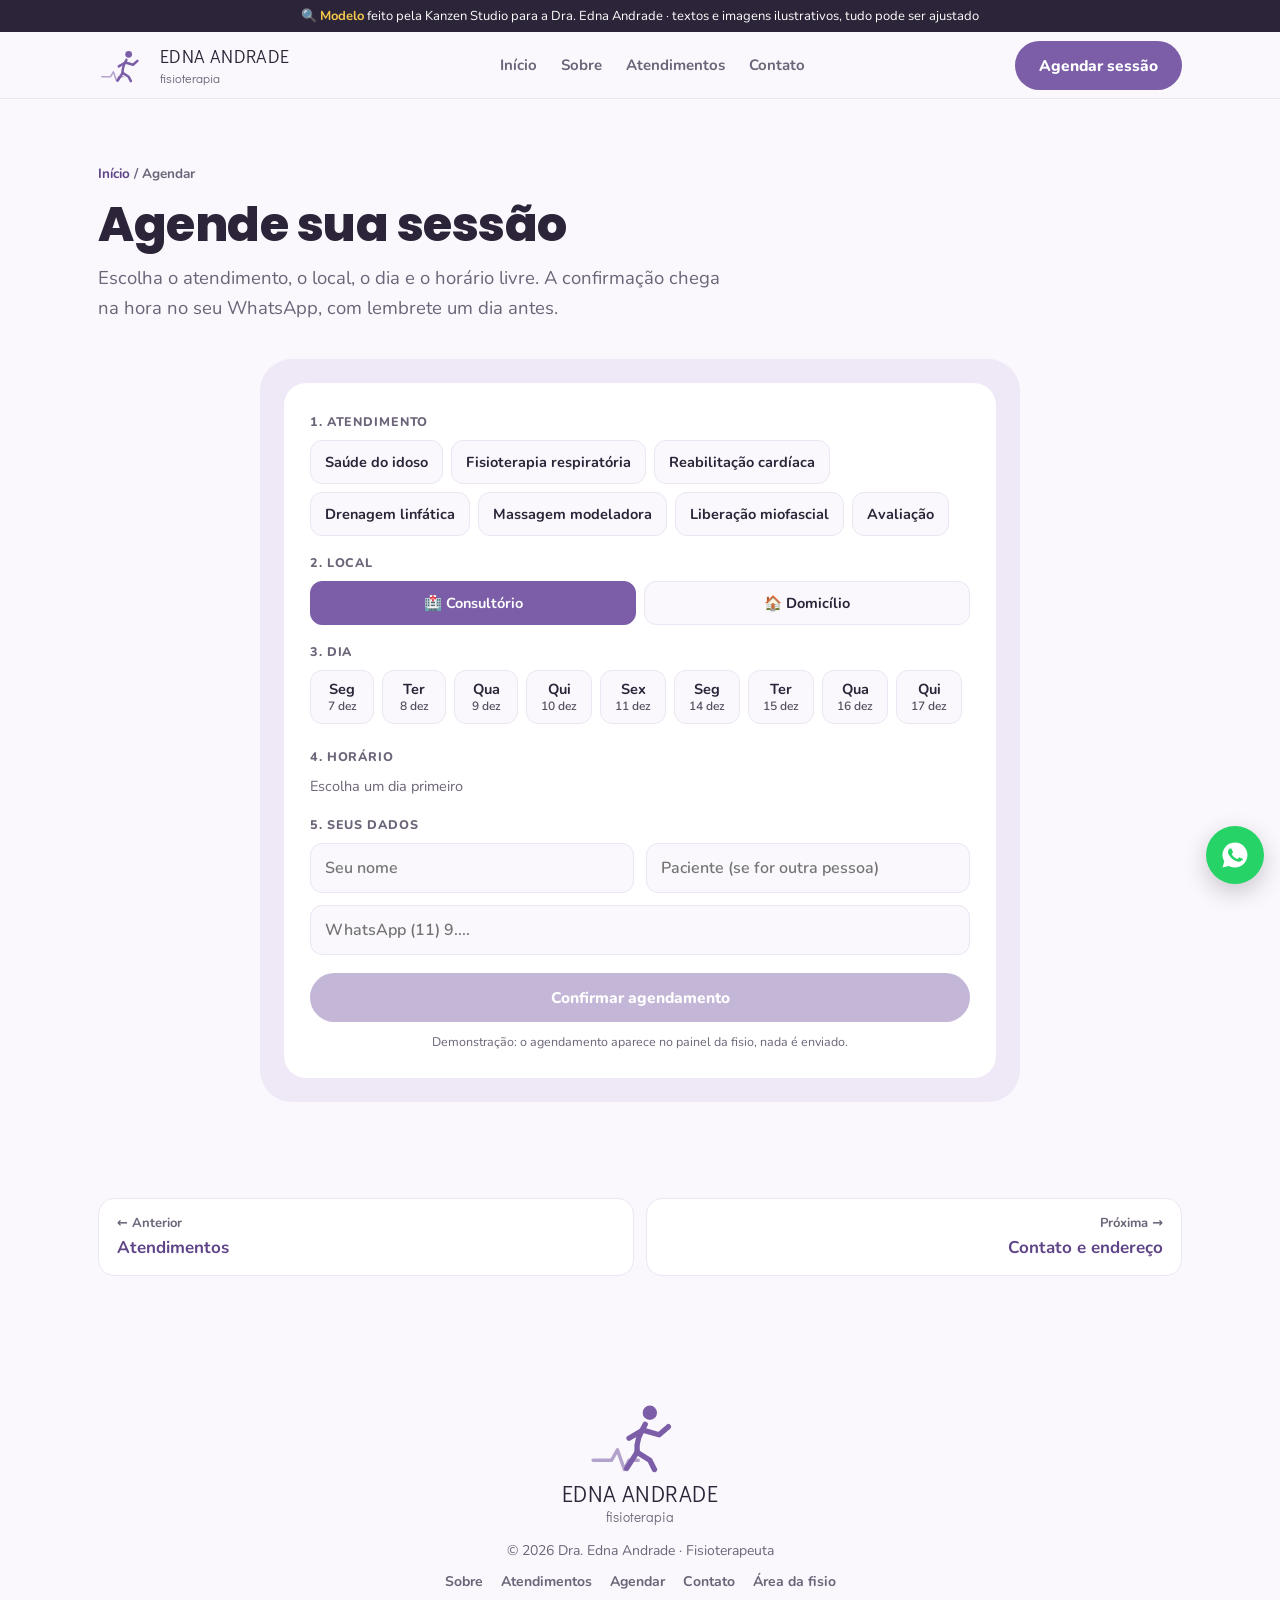
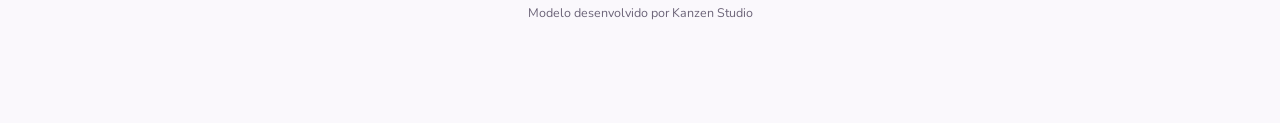
<file: edna/agendar.html>
<!doctype html>
<html lang="pt-BR">
<head>
<meta charset="utf-8">
<meta name="viewport" content="width=device-width, initial-scale=1, viewport-fit=cover">
<meta name="robots" content="noindex, nofollow">
<meta name="theme-color" content="#7b5ea7">
<title>Agendar sessão · Dra. Edna Andrade Fisioterapia</title>
<meta name="description" content="Fisioterapeuta no Jaçanã (Zona Norte de SP). Saúde do idoso, cardiorrespiratória, drenagem, massagem modeladora e liberação miofascial. Atendimento particular. Consultório ou domicílio.">
<link rel="icon" href="data:image/svg+xml,%3Csvg xmlns='http://www.w3.org/2000/svg' viewBox='0 0 64 64'%3E%3Crect width='64' height='64' rx='32' fill='%237b5ea7'/%3E%3Ctext x='32' y='41' font-family='Arial' font-weight='700' font-size='24' fill='%23fff' text-anchor='middle'%3EEA%3C/text%3E%3C/svg%3E">
<link rel="preconnect" href="https://fonts.googleapis.com">
<link rel="preconnect" href="https://fonts.gstatic.com" crossorigin>
<link href="https://fonts.googleapis.com/css2?family=Didact+Gothic&family=Poppins:wght@500;600;700;800&family=Nunito:wght@400;600;700;800&display=swap" rel="stylesheet">
<link rel="stylesheet" href="style.css?v=4">
</head>
<body>

<div class="preview-bar">🔍 <b>Modelo</b> feito pela Kanzen Studio para a Dra. Edna Andrade · textos e imagens ilustrativos, tudo pode ser ajustado</div>

<nav id="nav">
  <div class="wrap">
    <a class="logo" href="index.html" aria-label="Dra. Edna Andrade, fisioterapia · início">
      <svg viewBox="0 0 950 630" aria-hidden="true"><g fill="none" stroke="currentColor" stroke-width="46" stroke-linecap="round" stroke-linejoin="round"><circle cx="560" cy="110" r="62" fill="currentColor" stroke="none"/><path d="M520 210 C470 300 440 360 450 450"/><path d="M450 450 L360 590"/><path d="M450 450 L560 520 L600 600"/><path d="M500 260 L640 300 L720 230"/><path d="M500 260 L380 330"/><path d="M70 520 H230 L280 430 L340 600 L380 520 H460" stroke-width="30" opacity=".55"/></g></svg>
      <span class="wm"><b>EDNA ANDRADE</b><small>fisioterapia</small></span>
    </a>
    <div class="links"><a href="index.html">Início</a><a href="sobre.html">Sobre</a><a href="atendimentos.html">Atendimentos</a><a href="contato.html">Contato</a></div>
    <div class="nav-cta">
      <a class="btn btn-pink" href="agendar.html">Agendar sessão</a>
      <button class="burger" id="burger" aria-label="Abrir menu" aria-expanded="false"><span></span><span></span><span></span></button>
    </div>
  </div>
  <div class="mmenu" id="mmenu">
    <a href="index.html">Início</a><a href="sobre.html">Sobre mim</a><a href="atendimentos.html">Atendimentos</a><a href="contato.html">Contato</a>
    <a class="btn btn-pink" href="agendar.html">Agendar sessão</a>
  </div>
</nav>

<main>
<header class="phead"><div class="wrap"><div class="crumb"><a href="index.html">Início</a> / Agendar</div><h1>Agende sua sessão</h1><p>Escolha o atendimento, o local, o dia e o horário livre. A confirmação chega na hora no seu WhatsApp, com lembrete um dia antes.</p></div></header>
<section id="agendar" style="padding-top:8px">
  <div class="wrap">
    <div class="booking solo">
      <div class="panel">
        <div id="form">
          <h4>1. Atendimento</h4>
          <div class="chips" id="bServ"></div>
          <h4>2. Local</h4>
          <div class="modal-row" id="bMod">
            <button class="chip on" data-m="Consultório · Jaçanã">🏥 Consultório</button>
            <button class="chip" data-m="Domicílio">🏠 Domicílio</button>
          </div>
          <h4>3. Dia</h4>
          <div class="chips days" id="bDias"></div>
          <h4>4. Horário</h4>
          <div class="chips" id="bHoras"><span style="color:var(--muted);font-size:14.5px">Escolha um dia primeiro</span></div>
          <h4>5. Seus dados</h4>
          <div class="two">
            <div class="field"><label class="sr" for="bResp">Seu nome</label><input id="bResp" placeholder="Seu nome" autocomplete="name"></div>
            <div class="field"><label class="sr" for="bCrianca">Paciente, se for outra pessoa</label><input id="bCrianca" placeholder="Paciente (se for outra pessoa)"></div>
          </div>
          <div class="field"><label class="sr" for="bTel">WhatsApp</label><input id="bTel" placeholder="WhatsApp (11) 9...." inputmode="tel" autocomplete="tel"></div>
          <button class="btn btn-pink" id="bOk" disabled>Confirmar agendamento</button>
          <p class="demo-note">Demonstração: o agendamento aparece no painel da fisio, nada é enviado.</p>
        </div>
        <div class="done" id="done">
          <div class="big">🎉</div>
          <h3>Sessão agendada!</h3>
          <p>No site real, a confirmação chega no seu WhatsApp e o horário aparece na hora no painel da Edna.</p>
          <div class="resume" id="resume"></div>
          <a class="btn btn-line" href="painel.html" style="margin-bottom:8px">Ver no painel da fisio →</a>
          <button class="btn btn-line" id="bAgain">Fazer outro teste</button>
        </div>
      </div>
    </div>
  </div>
</section>
<section style="padding-top:0"><div class="wrap"><div class="pager"><a href="atendimentos.html"><small>← Anterior</small><b>Atendimentos</b></a><a class="nx" href="contato.html"><small>Próxima →</small><b>Contato e endereço</b></a></div></div></section>
</main>

<footer>
  <div class="wrap">
    <div class="flogo"><svg viewBox="0 0 950 630" aria-hidden="true"><g fill="none" stroke="currentColor" stroke-width="46" stroke-linecap="round" stroke-linejoin="round"><circle cx="560" cy="110" r="62" fill="currentColor" stroke="none"/><path d="M520 210 C470 300 440 360 450 450"/><path d="M450 450 L360 590"/><path d="M450 450 L560 520 L600 600"/><path d="M500 260 L640 300 L720 230"/><path d="M500 260 L380 330"/><path d="M70 520 H230 L280 430 L340 600 L380 520 H460" stroke-width="30" opacity=".55"/></g></svg><b>EDNA ANDRADE</b><small>fisioterapia</small></div>
    <div>© <span id="ano"></span> Dra. Edna Andrade · Fisioterapeuta</div>
    <div class="row"><a href="sobre.html">Sobre</a><a href="atendimentos.html">Atendimentos</a><a href="agendar.html">Agendar</a><a href="contato.html">Contato</a><a href="painel.html">Área da fisio</a></div>
    <div class="kz">Modelo desenvolvido por Kanzen Studio</div>
  </div>
</footer>

<a class="wa-float" data-wa target="_blank" rel="noopener" aria-label="Falar no WhatsApp"><svg viewBox="0 0 24 24"><path d="M12 2a10 10 0 0 0-8.6 15.1L2 22l5-1.3A10 10 0 1 0 12 2zm5.3 14.1c-.2.6-1.3 1.2-1.8 1.2-.5.1-1 .1-3.3-.8-2.8-1.1-4.5-3.9-4.7-4.1-.1-.2-1.1-1.5-1.1-2.9s.7-2.1 1-2.4c.3-.3.6-.3.8-.3h.6c.2 0 .4 0 .6.5l.9 2.1c.1.2.1.3 0 .5l-.3.5-.4.5c-.1.1-.3.3-.1.6.2.3.8 1.3 1.7 2.1 1.1 1 2.1 1.3 2.4 1.5.3.1.5.1.6-.1l.9-1c.2-.3.4-.2.6-.1l2 .9c.3.1.5.2.5.3.1.2.1.7-.1 1.3z"/></svg></a>

<script src="site.js?v=4"></script>
<script src="agendar.js?v=4"></script>
</body>
</html>
</file>
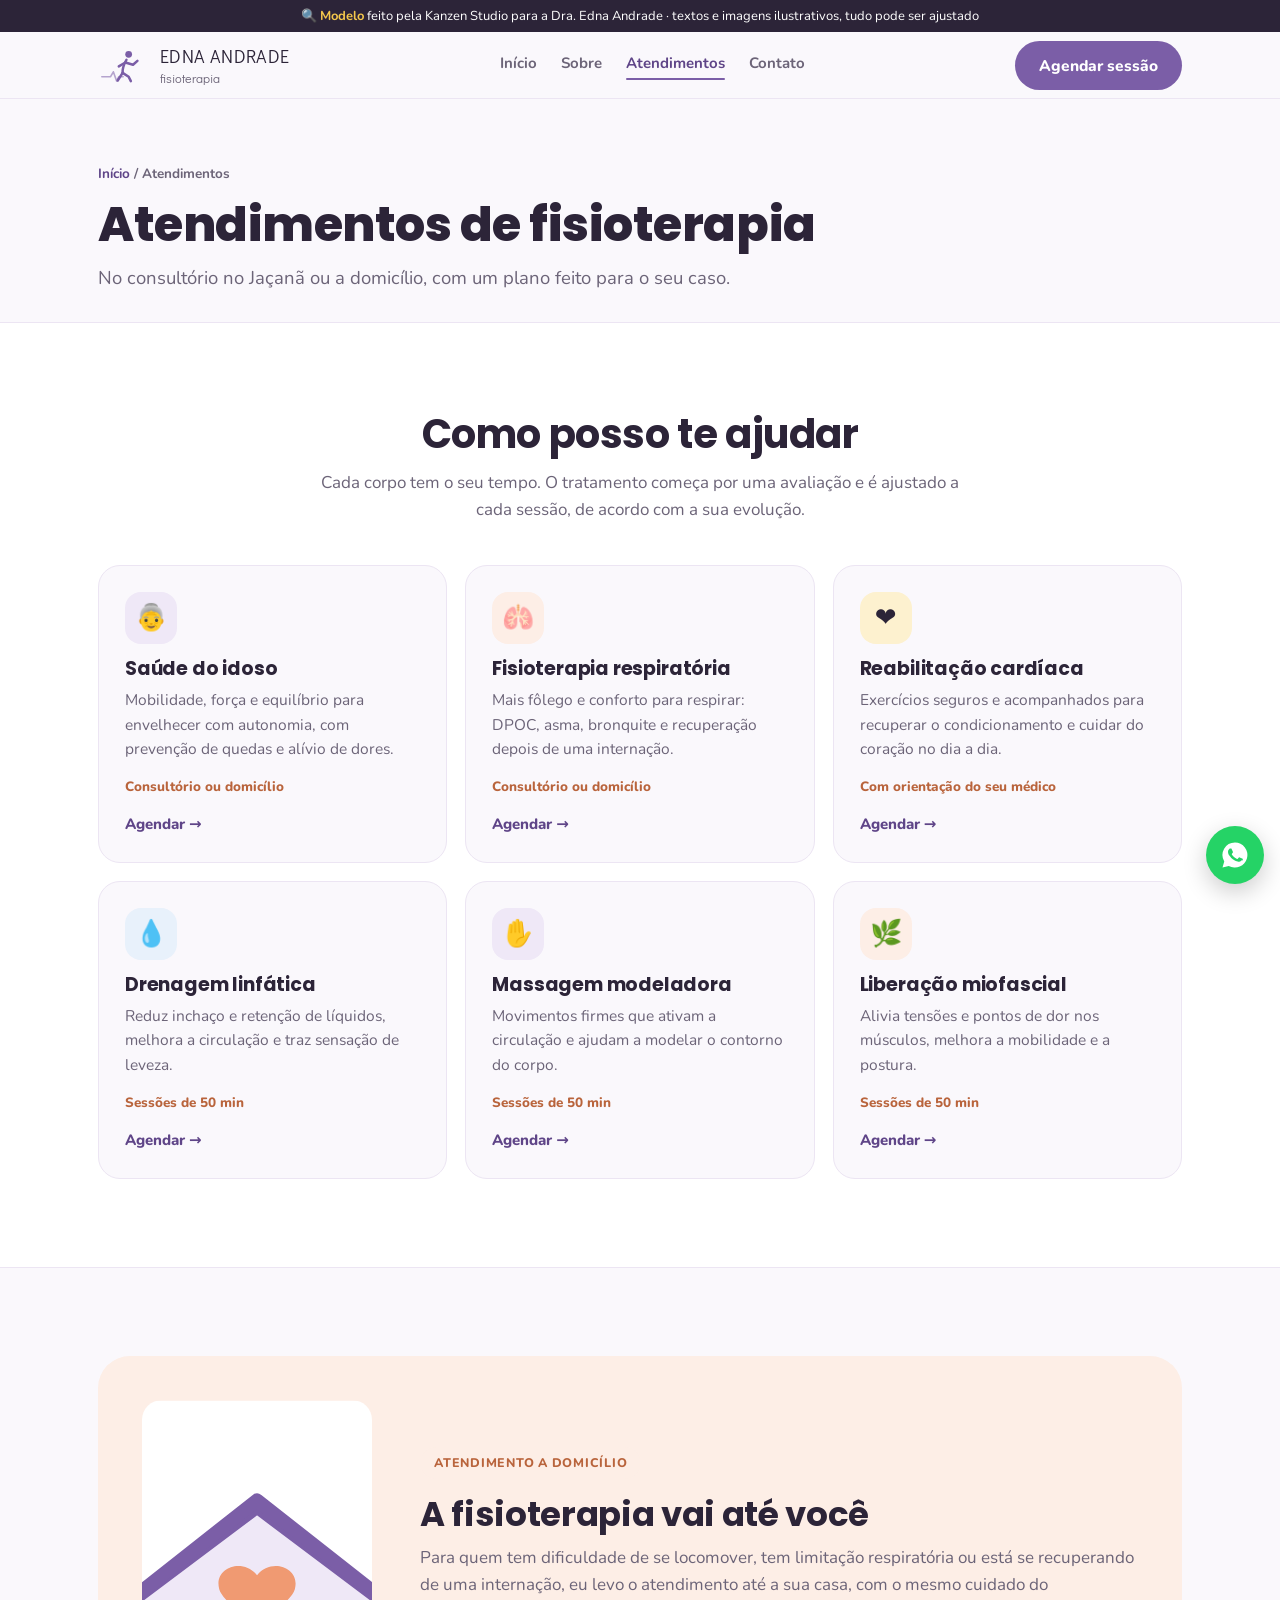
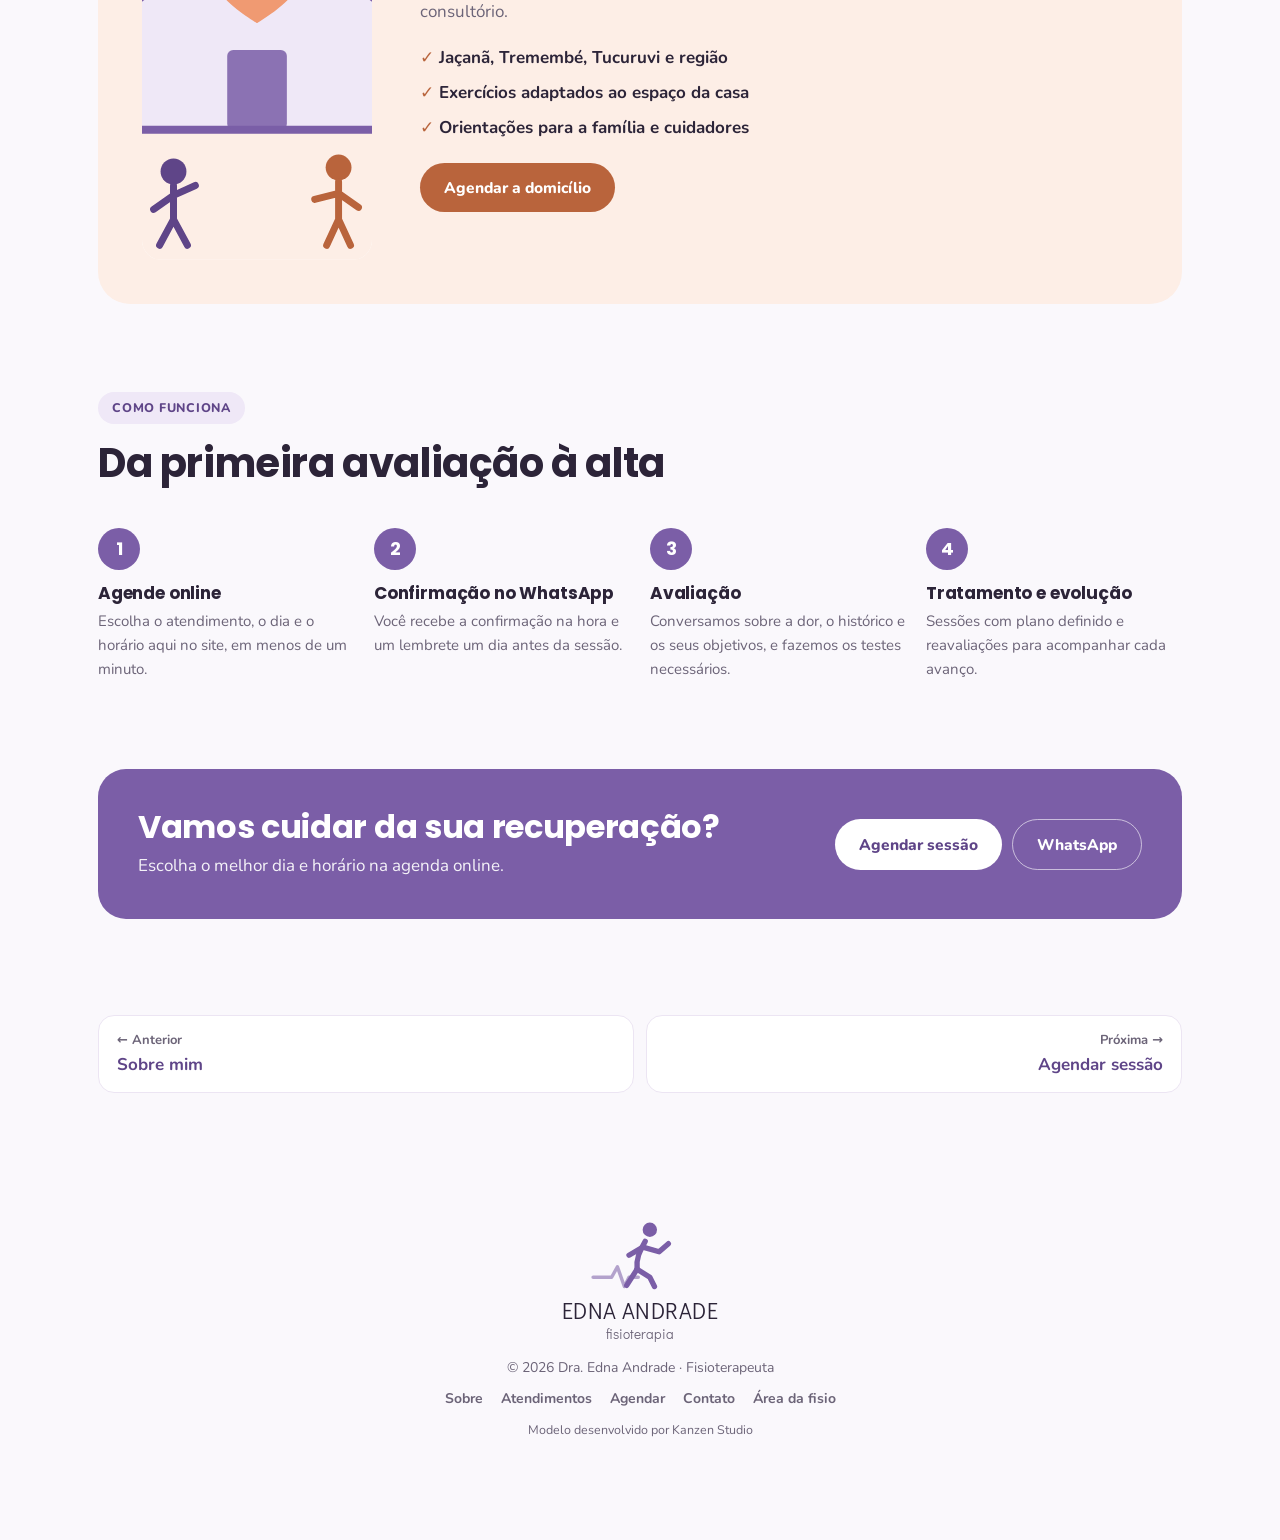
<file: edna/atendimentos.html>
<!doctype html>
<html lang="pt-BR">
<head>
<meta charset="utf-8">
<meta name="viewport" content="width=device-width, initial-scale=1, viewport-fit=cover">
<meta name="robots" content="noindex, nofollow">
<meta name="theme-color" content="#7b5ea7">
<title>Atendimentos · Dra. Edna Andrade Fisioterapia</title>
<meta name="description" content="Fisioterapeuta no Jaçanã (Zona Norte de SP). Saúde do idoso, cardiorrespiratória, drenagem, massagem modeladora e liberação miofascial. Atendimento particular. Consultório ou domicílio.">
<link rel="icon" href="data:image/svg+xml,%3Csvg xmlns='http://www.w3.org/2000/svg' viewBox='0 0 64 64'%3E%3Crect width='64' height='64' rx='32' fill='%237b5ea7'/%3E%3Ctext x='32' y='41' font-family='Arial' font-weight='700' font-size='24' fill='%23fff' text-anchor='middle'%3EEA%3C/text%3E%3C/svg%3E">
<link rel="preconnect" href="https://fonts.googleapis.com">
<link rel="preconnect" href="https://fonts.gstatic.com" crossorigin>
<link href="https://fonts.googleapis.com/css2?family=Didact+Gothic&family=Poppins:wght@500;600;700;800&family=Nunito:wght@400;600;700;800&display=swap" rel="stylesheet">
<link rel="stylesheet" href="style.css?v=4">
</head>
<body>

<div class="preview-bar">🔍 <b>Modelo</b> feito pela Kanzen Studio para a Dra. Edna Andrade · textos e imagens ilustrativos, tudo pode ser ajustado</div>

<nav id="nav">
  <div class="wrap">
    <a class="logo" href="index.html" aria-label="Dra. Edna Andrade, fisioterapia · início">
      <svg viewBox="0 0 950 630" aria-hidden="true"><g fill="none" stroke="currentColor" stroke-width="46" stroke-linecap="round" stroke-linejoin="round"><circle cx="560" cy="110" r="62" fill="currentColor" stroke="none"/><path d="M520 210 C470 300 440 360 450 450"/><path d="M450 450 L360 590"/><path d="M450 450 L560 520 L600 600"/><path d="M500 260 L640 300 L720 230"/><path d="M500 260 L380 330"/><path d="M70 520 H230 L280 430 L340 600 L380 520 H460" stroke-width="30" opacity=".55"/></g></svg>
      <span class="wm"><b>EDNA ANDRADE</b><small>fisioterapia</small></span>
    </a>
    <div class="links"><a href="index.html">Início</a><a href="sobre.html">Sobre</a><a href="atendimentos.html" class="on">Atendimentos</a><a href="contato.html">Contato</a></div>
    <div class="nav-cta">
      <a class="btn btn-pink" href="agendar.html">Agendar sessão</a>
      <button class="burger" id="burger" aria-label="Abrir menu" aria-expanded="false"><span></span><span></span><span></span></button>
    </div>
  </div>
  <div class="mmenu" id="mmenu">
    <a href="index.html">Início</a><a href="sobre.html">Sobre mim</a><a href="atendimentos.html" class="on">Atendimentos</a><a href="contato.html">Contato</a>
    <a class="btn btn-pink" href="agendar.html">Agendar sessão</a>
  </div>
</nav>

<main>
<header class="phead"><div class="wrap"><div class="crumb"><a href="index.html">Início</a> / Atendimentos</div><h1>Atendimentos de fisioterapia</h1><p>No consultório no Jaçanã ou a domicílio, com um plano feito para o seu caso.</p></div></header>
<section class="services" id="atendimentos">
  <div class="wrap">
    <div class="sh center"><h2>Como posso te ajudar</h2><p>Cada corpo tem o seu tempo. O tratamento começa por uma avaliação e é ajustado a cada sessão, de acordo com a sua evolução.</p></div>
    <div class="grid g3">
      <div class="card"><div class="ico" style="background:var(--pink-soft)">👵</div><h3>Saúde do idoso</h3><p>Mobilidade, força e equilíbrio para envelhecer com autonomia, com prevenção de quedas e alívio de dores.</p><div class="meta">Consultório ou domicílio</div><a href="agendar.html?serv=0">Agendar →</a></div>
      <div class="card"><div class="ico" style="background:var(--olive-soft)">🫁</div><h3>Fisioterapia respiratória</h3><p>Mais fôlego e conforto para respirar: DPOC, asma, bronquite e recuperação depois de uma internação.</p><div class="meta">Consultório ou domicílio</div><a href="agendar.html?serv=1">Agendar →</a></div>
      <div class="card"><div class="ico" style="background:#fdf1cf">❤️</div><h3>Reabilitação cardíaca</h3><p>Exercícios seguros e acompanhados para recuperar o condicionamento e cuidar do coração no dia a dia.</p><div class="meta">Com orientação do seu médico</div><a href="agendar.html?serv=2">Agendar →</a></div>
      <div class="card"><div class="ico" style="background:#e8f1fb">💧</div><h3>Drenagem linfática</h3><p>Reduz inchaço e retenção de líquidos, melhora a circulação e traz sensação de leveza.</p><div class="meta">Sessões de 50 min</div><a href="agendar.html?serv=3">Agendar →</a></div>
      <div class="card"><div class="ico" style="background:var(--pink-soft)">✋</div><h3>Massagem modeladora</h3><p>Movimentos firmes que ativam a circulação e ajudam a modelar o contorno do corpo.</p><div class="meta">Sessões de 50 min</div><a href="#agendar" data-serv="4">Agendar →</a></div>
      <div class="card"><div class="ico" style="background:var(--olive-soft)">🌿</div><h3>Liberação miofascial</h3><p>Alivia tensões e pontos de dor nos músculos, melhora a mobilidade e a postura.</p><div class="meta">Sessões de 50 min</div><a href="#agendar" data-serv="5">Agendar →</a></div>
    </div>
  </div>
</section>
<section id="domicilio">
  <div class="wrap">
    <div class="online">
      <img src="img/online.svg" alt="Ilustração de atendimento de fisioterapia em casa" loading="lazy" width="360" height="460">
      <div>
        <span class="tag ol">Atendimento a domicílio</span>
        <h2>A fisioterapia vai até você</h2>
        <p>Para quem tem dificuldade de se locomover, tem limitação respiratória ou está se recuperando de uma internação, eu levo o atendimento até a sua casa, com o mesmo cuidado do consultório.</p>
        <ul><li>Jaçanã, Tremembé, Tucuruvi e região</li><li>Exercícios adaptados ao espaço da casa</li><li>Orientações para a família e cuidadores</li></ul>
        <a class="btn btn-olive" href="agendar.html?modo=domicilio">Agendar a domicílio</a>
      </div>
    </div>
  </div>
</section>
<section id="como-funciona" style="padding-top:0">
  <div class="wrap">
    <div class="sh"><span class="tag">Como funciona</span><h2>Da primeira avaliação à alta</h2></div>
    <div class="steps">
      <div class="step"><h3>Agende online</h3><p>Escolha o atendimento, o dia e o horário aqui no site, em menos de um minuto.</p></div>
      <div class="step"><h3>Confirmação no WhatsApp</h3><p>Você recebe a confirmação na hora e um lembrete um dia antes da sessão.</p></div>
      <div class="step"><h3>Avaliação</h3><p>Conversamos sobre a dor, o histórico e os seus objetivos, e fazemos os testes necessários.</p></div>
      <div class="step"><h3>Tratamento e evolução</h3><p>Sessões com plano definido e reavaliações para acompanhar cada avanço.</p></div>
    </div>
  </div>
</section>
<section style="padding-top:0"><div class="wrap"><div class="cta-strip"><div><h2>Vamos cuidar da sua recuperação?</h2><p>Escolha o melhor dia e horário na agenda online.</p></div><div class="acts"><a class="btn" href="agendar.html">Agendar sessão</a><a class="btn ghost" data-wa target="_blank" rel="noopener">WhatsApp</a></div></div></div></section>
<section style="padding-top:0"><div class="wrap"><div class="pager"><a href="sobre.html"><small>← Anterior</small><b>Sobre mim</b></a><a class="nx" href="agendar.html"><small>Próxima →</small><b>Agendar sessão</b></a></div></div></section>
</main>

<footer>
  <div class="wrap">
    <div class="flogo"><svg viewBox="0 0 950 630" aria-hidden="true"><g fill="none" stroke="currentColor" stroke-width="46" stroke-linecap="round" stroke-linejoin="round"><circle cx="560" cy="110" r="62" fill="currentColor" stroke="none"/><path d="M520 210 C470 300 440 360 450 450"/><path d="M450 450 L360 590"/><path d="M450 450 L560 520 L600 600"/><path d="M500 260 L640 300 L720 230"/><path d="M500 260 L380 330"/><path d="M70 520 H230 L280 430 L340 600 L380 520 H460" stroke-width="30" opacity=".55"/></g></svg><b>EDNA ANDRADE</b><small>fisioterapia</small></div>
    <div>© <span id="ano"></span> Dra. Edna Andrade · Fisioterapeuta</div>
    <div class="row"><a href="sobre.html">Sobre</a><a href="atendimentos.html">Atendimentos</a><a href="agendar.html">Agendar</a><a href="contato.html">Contato</a><a href="painel.html">Área da fisio</a></div>
    <div class="kz">Modelo desenvolvido por Kanzen Studio</div>
  </div>
</footer>

<a class="wa-float" data-wa target="_blank" rel="noopener" aria-label="Falar no WhatsApp"><svg viewBox="0 0 24 24"><path d="M12 2a10 10 0 0 0-8.6 15.1L2 22l5-1.3A10 10 0 1 0 12 2zm5.3 14.1c-.2.6-1.3 1.2-1.8 1.2-.5.1-1 .1-3.3-.8-2.8-1.1-4.5-3.9-4.7-4.1-.1-.2-1.1-1.5-1.1-2.9s.7-2.1 1-2.4c.3-.3.6-.3.8-.3h.6c.2 0 .4 0 .6.5l.9 2.1c.1.2.1.3 0 .5l-.3.5-.4.5c-.1.1-.3.3-.1.6.2.3.8 1.3 1.7 2.1 1.1 1 2.1 1.3 2.4 1.5.3.1.5.1.6-.1l.9-1c.2-.3.4-.2.6-.1l2 .9c.3.1.5.2.5.3.1.2.1.7-.1 1.3z"/></svg></a>

<script src="site.js?v=4"></script>

</body>
</html>
</file>
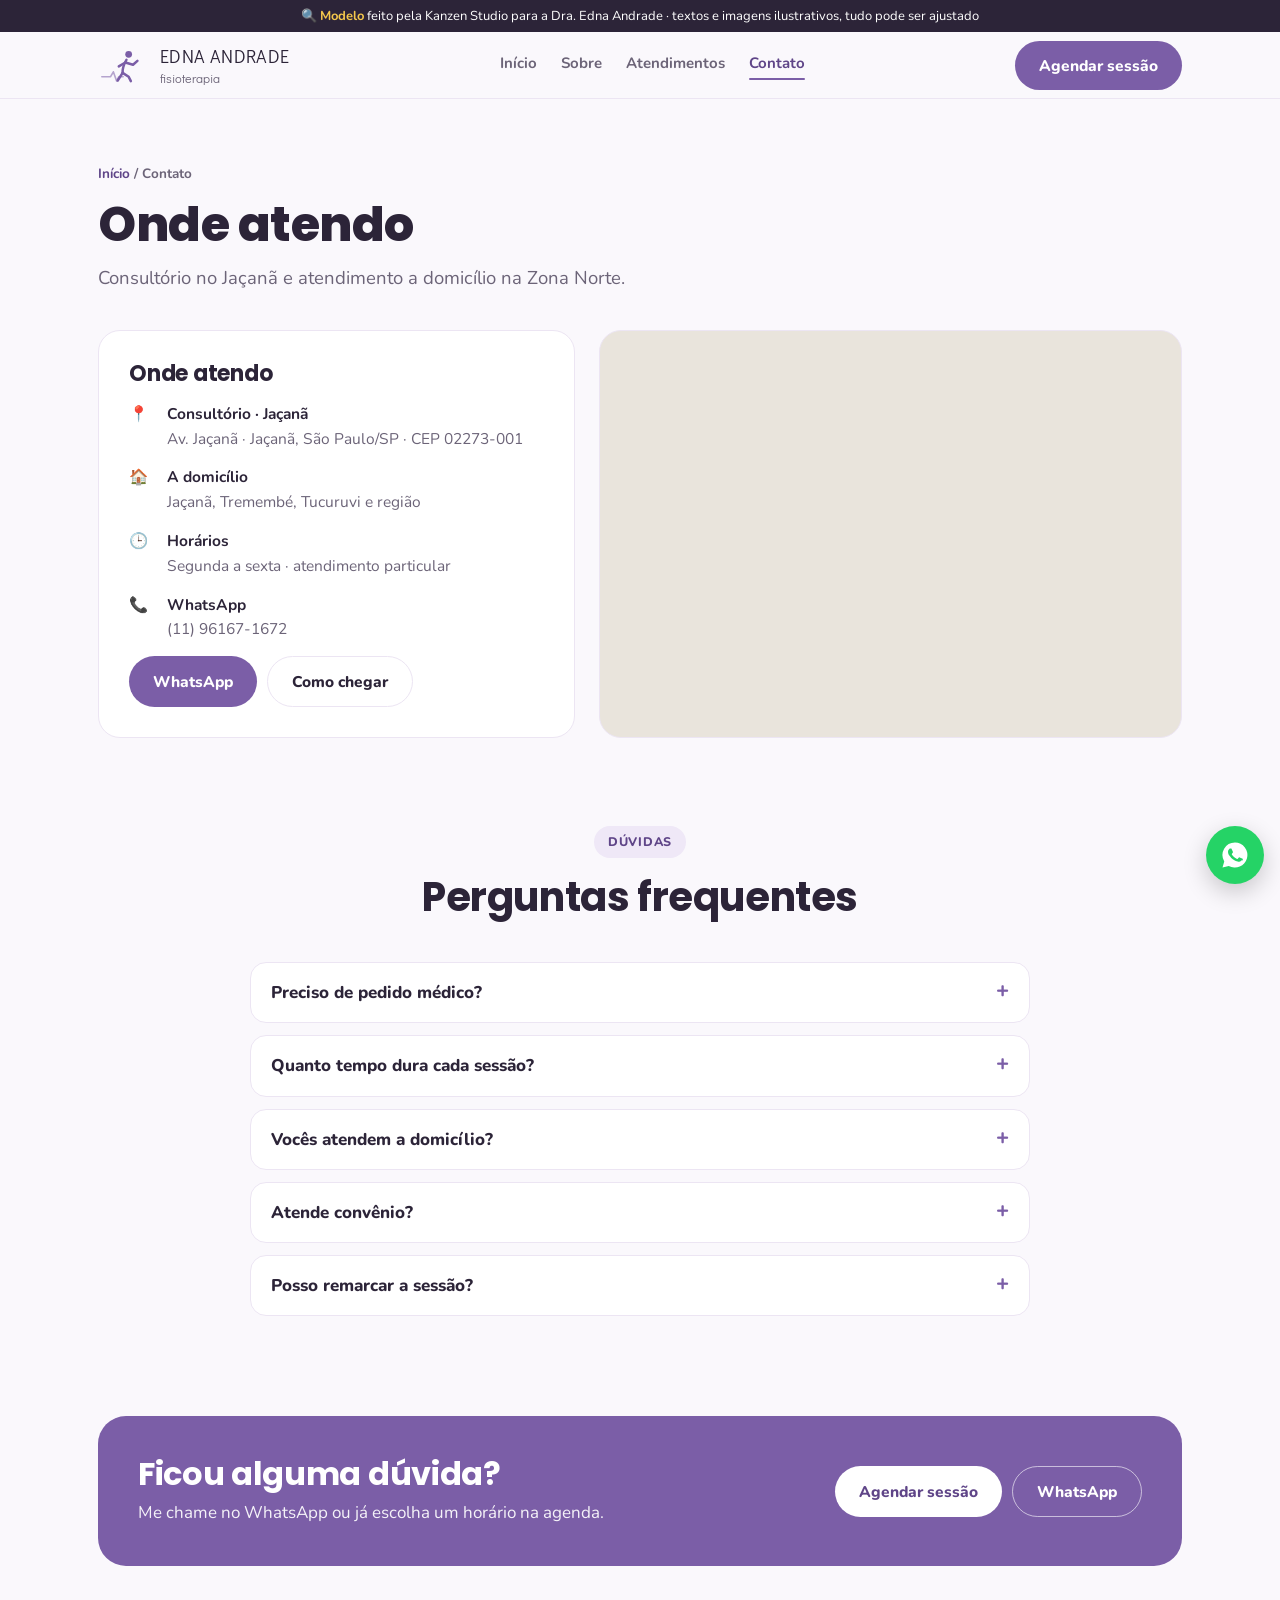
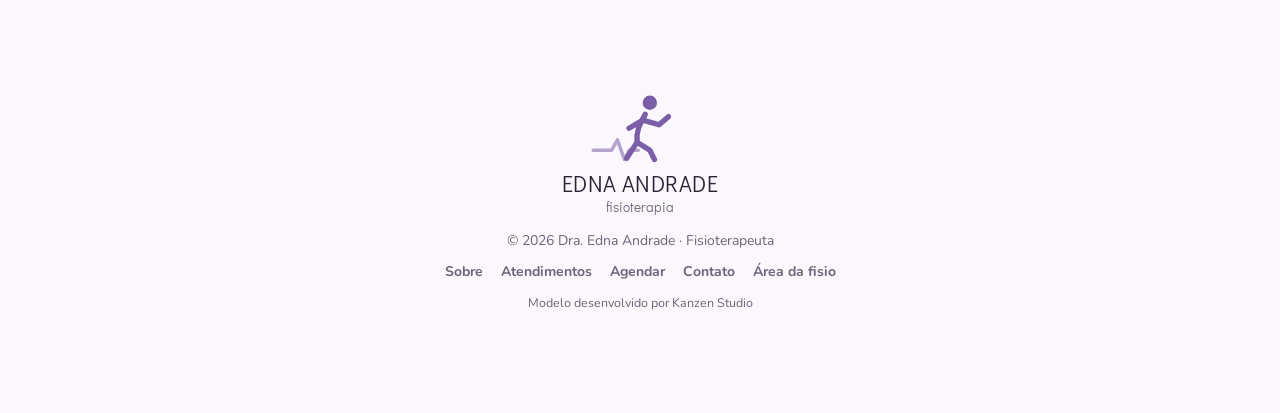
<file: edna/contato.html>
<!doctype html>
<html lang="pt-BR">
<head>
<meta charset="utf-8">
<meta name="viewport" content="width=device-width, initial-scale=1, viewport-fit=cover">
<meta name="robots" content="noindex, nofollow">
<meta name="theme-color" content="#7b5ea7">
<title>Contato e endereço · Dra. Edna Andrade Fisioterapia</title>
<meta name="description" content="Fisioterapeuta no Jaçanã (Zona Norte de SP). Saúde do idoso, cardiorrespiratória, drenagem, massagem modeladora e liberação miofascial. Atendimento particular. Consultório ou domicílio.">
<link rel="icon" href="data:image/svg+xml,%3Csvg xmlns='http://www.w3.org/2000/svg' viewBox='0 0 64 64'%3E%3Crect width='64' height='64' rx='32' fill='%237b5ea7'/%3E%3Ctext x='32' y='41' font-family='Arial' font-weight='700' font-size='24' fill='%23fff' text-anchor='middle'%3EEA%3C/text%3E%3C/svg%3E">
<link rel="preconnect" href="https://fonts.googleapis.com">
<link rel="preconnect" href="https://fonts.gstatic.com" crossorigin>
<link href="https://fonts.googleapis.com/css2?family=Didact+Gothic&family=Poppins:wght@500;600;700;800&family=Nunito:wght@400;600;700;800&display=swap" rel="stylesheet">
<link rel="stylesheet" href="style.css?v=4">
</head>
<body>

<div class="preview-bar">🔍 <b>Modelo</b> feito pela Kanzen Studio para a Dra. Edna Andrade · textos e imagens ilustrativos, tudo pode ser ajustado</div>

<nav id="nav">
  <div class="wrap">
    <a class="logo" href="index.html" aria-label="Dra. Edna Andrade, fisioterapia · início">
      <svg viewBox="0 0 950 630" aria-hidden="true"><g fill="none" stroke="currentColor" stroke-width="46" stroke-linecap="round" stroke-linejoin="round"><circle cx="560" cy="110" r="62" fill="currentColor" stroke="none"/><path d="M520 210 C470 300 440 360 450 450"/><path d="M450 450 L360 590"/><path d="M450 450 L560 520 L600 600"/><path d="M500 260 L640 300 L720 230"/><path d="M500 260 L380 330"/><path d="M70 520 H230 L280 430 L340 600 L380 520 H460" stroke-width="30" opacity=".55"/></g></svg>
      <span class="wm"><b>EDNA ANDRADE</b><small>fisioterapia</small></span>
    </a>
    <div class="links"><a href="index.html">Início</a><a href="sobre.html">Sobre</a><a href="atendimentos.html">Atendimentos</a><a href="contato.html" class="on">Contato</a></div>
    <div class="nav-cta">
      <a class="btn btn-pink" href="agendar.html">Agendar sessão</a>
      <button class="burger" id="burger" aria-label="Abrir menu" aria-expanded="false"><span></span><span></span><span></span></button>
    </div>
  </div>
  <div class="mmenu" id="mmenu">
    <a href="index.html">Início</a><a href="sobre.html">Sobre mim</a><a href="atendimentos.html">Atendimentos</a><a href="contato.html" class="on">Contato</a>
    <a class="btn btn-pink" href="agendar.html">Agendar sessão</a>
  </div>
</nav>

<main>
<header class="phead"><div class="wrap"><div class="crumb"><a href="index.html">Início</a> / Contato</div><h1>Onde atendo</h1><p>Consultório no Jaçanã e atendimento a domicílio na Zona Norte.</p></div></header>
<section class="contact" id="contato" style="padding-top:8px">
  <div class="wrap">
    <div class="c-box">
      <h3>Onde atendo</h3>
      <div class="c-row">📍<span><b>Consultório · Jaçanã</b>Av. Jaçanã · Jaçanã, São Paulo/SP · CEP 02273-001</span></div>
      <div class="c-row">🏠<span><b>A domicílio</b>Jaçanã, Tremembé, Tucuruvi e região</span></div>
      <div class="c-row">🕒<span><b>Horários</b>Segunda a sexta · atendimento particular</span></div>
      <div class="c-row">📞<span><b>WhatsApp</b>(11) 96167-1672</span></div>
      <div class="c-actions">
        <a class="btn btn-pink" data-wa target="_blank" rel="noopener">WhatsApp</a>
        <a class="btn btn-line" href="https://www.google.com/maps/dir/?api=1&destination=-23.4665416,-46.5877701" target="_blank" rel="noopener">Como chegar</a>
      </div>
    </div>
    <div class="map"><iframe title="Mapa do consultório no Jaçanã" loading="lazy" referrerpolicy="no-referrer-when-downgrade" src="https://maps.google.com/maps?q=-23.4665416,-46.5877701&z=16&output=embed"></iframe></div>
  </div>
</section>
<section id="duvidas" style="padding-top:0">
  <div class="wrap">
    <div class="sh center"><span class="tag">Dúvidas</span><h2>Perguntas frequentes</h2></div>
    <div class="faq">
      <details><summary>Preciso de pedido médico?</summary><p>Não é obrigatório para começar. Se você tiver pedido, exames ou laudos, leve na avaliação: eles ajudam a montar o tratamento.</p></details>
      <details><summary>Quanto tempo dura cada sessão?</summary><p>Em média 50 minutos. A primeira consulta é uma avaliação mais completa, para entender o seu caso.</p></details>
      <details><summary>Vocês atendem a domicílio?</summary><p>Sim, no Jaçanã e bairros próximos da Zona Norte. É só escolher "Domicílio" na hora de agendar e o endereço é combinado pelo WhatsApp.</p></details>
      <details><summary>Atende convênio?</summary><p>O atendimento é particular. Se o seu plano de saúde oferecer reembolso, é só pedir o recibo da sessão.</p></details>
      <details><summary>Posso remarcar a sessão?</summary><p>Pode, com até 24 horas de antecedência, pelo link que chega na confirmação ou pelo WhatsApp.</p></details>
    </div>
  </div>
</section>
<section style="padding-top:0"><div class="wrap"><div class="cta-strip"><div><h2>Ficou alguma dúvida?</h2><p>Me chame no WhatsApp ou já escolha um horário na agenda.</p></div><div class="acts"><a class="btn" href="agendar.html">Agendar sessão</a><a class="btn ghost" data-wa target="_blank" rel="noopener">WhatsApp</a></div></div></div></section>
</main>

<footer>
  <div class="wrap">
    <div class="flogo"><svg viewBox="0 0 950 630" aria-hidden="true"><g fill="none" stroke="currentColor" stroke-width="46" stroke-linecap="round" stroke-linejoin="round"><circle cx="560" cy="110" r="62" fill="currentColor" stroke="none"/><path d="M520 210 C470 300 440 360 450 450"/><path d="M450 450 L360 590"/><path d="M450 450 L560 520 L600 600"/><path d="M500 260 L640 300 L720 230"/><path d="M500 260 L380 330"/><path d="M70 520 H230 L280 430 L340 600 L380 520 H460" stroke-width="30" opacity=".55"/></g></svg><b>EDNA ANDRADE</b><small>fisioterapia</small></div>
    <div>© <span id="ano"></span> Dra. Edna Andrade · Fisioterapeuta</div>
    <div class="row"><a href="sobre.html">Sobre</a><a href="atendimentos.html">Atendimentos</a><a href="agendar.html">Agendar</a><a href="contato.html">Contato</a><a href="painel.html">Área da fisio</a></div>
    <div class="kz">Modelo desenvolvido por Kanzen Studio</div>
  </div>
</footer>

<a class="wa-float" data-wa target="_blank" rel="noopener" aria-label="Falar no WhatsApp"><svg viewBox="0 0 24 24"><path d="M12 2a10 10 0 0 0-8.6 15.1L2 22l5-1.3A10 10 0 1 0 12 2zm5.3 14.1c-.2.6-1.3 1.2-1.8 1.2-.5.1-1 .1-3.3-.8-2.8-1.1-4.5-3.9-4.7-4.1-.1-.2-1.1-1.5-1.1-2.9s.7-2.1 1-2.4c.3-.3.6-.3.8-.3h.6c.2 0 .4 0 .6.5l.9 2.1c.1.2.1.3 0 .5l-.3.5-.4.5c-.1.1-.3.3-.1.6.2.3.8 1.3 1.7 2.1 1.1 1 2.1 1.3 2.4 1.5.3.1.5.1.6-.1l.9-1c.2-.3.4-.2.6-.1l2 .9c.3.1.5.2.5.3.1.2.1.7-.1 1.3z"/></svg></a>

<script src="site.js?v=4"></script>

</body>
</html>
</file>
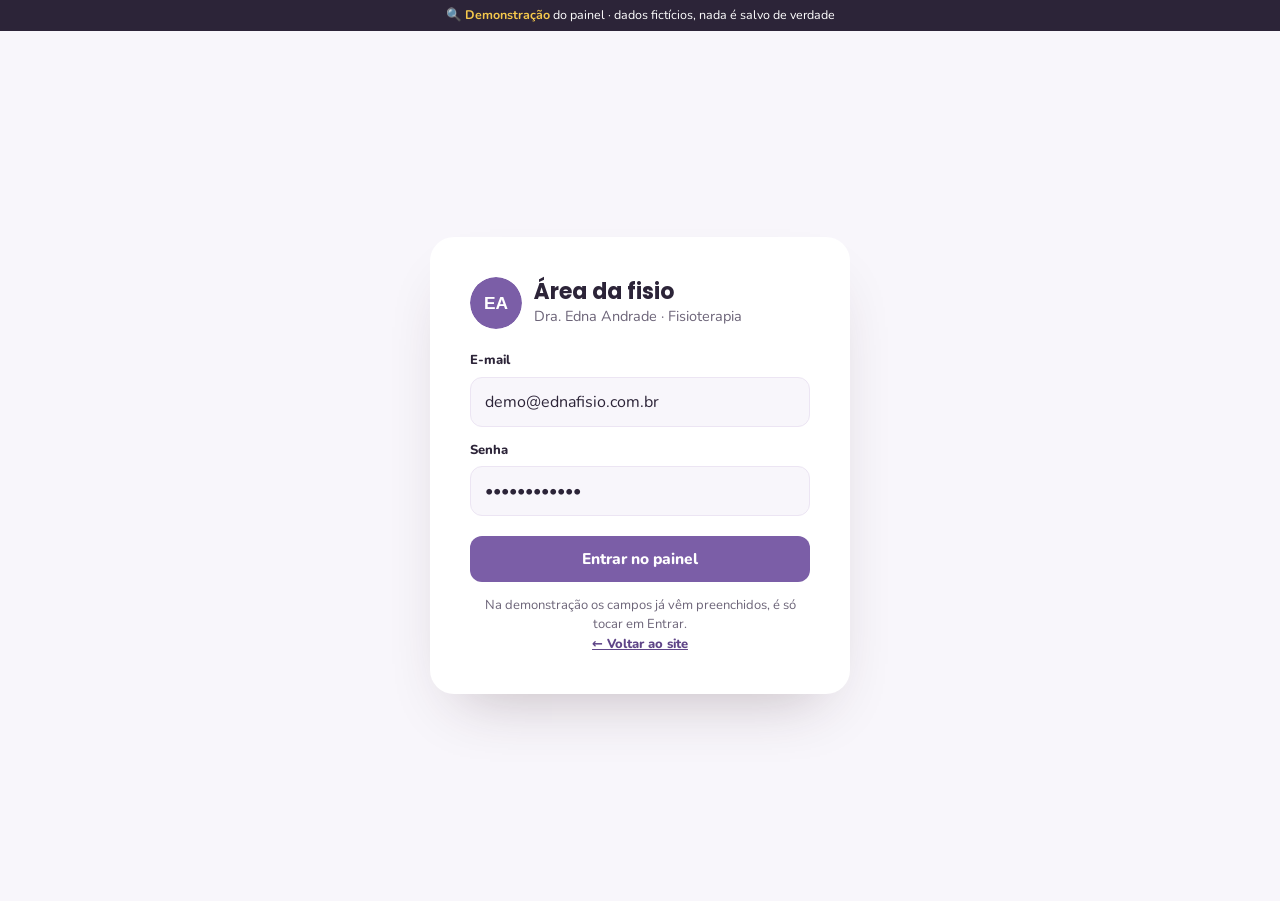
<file: edna/painel.html>
<!doctype html>
<html lang="pt-BR">
<head>
<meta charset="utf-8">
<meta name="viewport" content="width=device-width, initial-scale=1, viewport-fit=cover">
<meta name="robots" content="noindex, nofollow">
<meta name="theme-color" content="#3a2e33">
<link rel="icon" href="data:image/svg+xml,%3Csvg%20xmlns%3D%27http%3A//www.w3.org/2000/svg%27%20viewBox%3D%27-40%20-200%201030%201030%27%3E%3Crect%20x%3D%27-40%27%20y%3D%27-200%27%20width%3D%271030%27%20height%3D%271030%27%20rx%3D%27515%27%20fill%3D%27%23e46c8c%27/%3E%3Cpath%20fill%3D%27%23fff%27%20fill-rule%3D%27evenodd%27%20d%3D%27M509%20616C504%20613%20504%20612%20504%20556C504%20507%20505%20478%20508%20474C508%20473%20509%20467%20511%20460C515%20438%20519%20423%20523%20414C525%20409%20528%20403%20529%20401C536%20383%20558%20357%20573%20347C583%20340%20596%20336%20608%20336C627%20336%20634%20340%20669%20369C689%20386%20713%20403%20720%20405C722%20406%20727%20408%20732%20410C743%20415%20753%20417%20770%20418C806%20419%20838%20410%20833%20400C832%20399%20829%20397%20825%20395C810%20390%20792%20376%20784%20363C777%20353%20765%20325%20764%20316C763%20311%20761%20303%20759%20298C756%20291%20756%20286%20755%20272C753%20253%20751%20242%20749%20234C749%20231%20748%20224%20747%20218C745%20202%20744%20193%20742%20185C741%20181%20740%20174%20739%20170C739%20166%20737%20159%20735%20156C734%20152%20732%20146%20731%20141C728%20128%20718%20107%20708%2091C692%2066%20657%2040%20631%2034C628%2033%20622%2031%20618%2030C606%2025%20598%2024%20572%2023C554%2022%20546%2022%20541%2023C537%2024%20530%2024%20525%2024C514%2024%20499%2027%20493%2030C491%2031%20486%2033%20481%2033C456%2038%20413%2064%20386%2090C374%20102%20353%20132%20348%20144C347%20146%20345%20151%20344%20154C340%20164%20333%20191%20332%20202C330%20218%20332%20232%20337%20250C346%20278%20361%20303%20382%20321C389%20328%20411%20344%20417%20347C425%20351%20439%20360%20441%20362C444%20366%20441%20370%20435%20370C427%20370%20404%20359%20390%20349C386%20346%20380%20342%20378%20340C372%20337%20349%20313%20343%20306C330%20290%20320%20267%20316%20246C310%20210%20310%20213%20314%20190C316%20183%20318%20173%20318%20168C320%20156%20328%20139%20335%20127C340%20119%20346%20107%20346%20105C346%20101%20337%2095%20324%2089C320%2087%20314%2085%20310%2084C307%2082%20300%2081%20295%2080C290%2079%20279%2078%20272%2076C256%2073%20242%2074%20224%2077C219%2078%20211%2080%20207%2080C201%2081%20197%2082%20192%2084C189%2086%20183%2088%20180%2089C167%2092%20140%20108%20126%20121C122%20125%20115%20131%20112%20135C97%20149%2068%20193%2064%20206C63%20208%2061%20214%2059%20219C55%20229%2048%20257%2046%20268C46%20272%2045%20278%2044%20282C40%20303%2040%20303%2040%20456C40%20597%2039%20600%2038%20603C33%20612%2027%20612%2023%20604C19%20598%2019%20345%2023%20310C24%20298%2025%20283%2026%20277C27%20270%2028%20265%2030%20258C32%20253%2034%20245%2035%20240C36%20235%2037%20229%2039%20226C40%20223%2042%20218%2043%20215C47%20201%2052%20188%2055%20183C57%20180%2061%20173%2065%20167C79%20141%20115%20105%20142%2090C196%2061%20249%2054%20304%2068C316%2071%20336%2078%20344%2081C361%2088%20362%2087%20382%2069C399%2054%20414%2043%20432%2034C448%2027%20478%2015%20490%2013C494%2012%20503%2010%20510%208C517%207%20525%205%20528%204C532%203%20541%203%20558%203C582%202%20582%202%20596%206C603%208%20614%2011%20620%2012C637%2016%20659%2026%20674%2035C696%2050%20720%2076%20731%2097C738%20110%20750%20139%20752%20148C752%20152%20755%20160%20757%20166C759%20173%20760%20179%20761%20186C761%20192%20763%20202%20764%20208C766%20215%20768%20225%20768%20232C769%20239%20770%20248%20771%20253C771%20258%20773%20269%20775%20279C776%20291%20778%20300%20781%20308C783%20314%20785%20321%20786%20324C787%20326%20790%20333%20793%20338C811%20372%20842%20382%20862%20361C865%20357%20866%20354%20870%20343C875%20328%20875%20321%20871%20302C868%20284%20868%20277%20873%20270C880%20259%20892%20254%20907%20254C924%20254%20930%20266%20919%20278C912%20285%20912%20287%20912%20307C912%20332%20910%20345%20901%20366C888%20397%20855%20424%20821%20431C816%20431%20809%20433%20805%20434C799%20436%20795%20436%20781%20436C765%20436%20764%20436%20748%20432C713%20423%20684%20407%20655%20381C634%20362%20616%20357%20596%20365C586%20369%20581%20373%20572%20384C568%20389%20563%20395%20561%20397C550%20411%20536%20449%20533%20475C532%20484%20530%20494%20529%20498C527%20508%20526%20536%20526%20574C526%20593%20526%20607%20525%20609C523%20615%20516%20618%20509%20616ZM686%20613C684%20612%20682%20609%20681%20606C678%20600%20677%20564%20679%20488C680%20439%20680%20437%20685%20432C691%20428%20701%20431%20703%20439C705%20444%20706%20598%20704%20604C701%20613%20693%20617%20686%20613ZM352%20612C347%20609%20344%20600%20344%20587C344%20581%20344%20571%20343%20563C342%20556%20342%20537%20341%20522C340%20495%20340%20492%20338%20483C336%20478%20334%20468%20333%20462C325%20416%20301%20380%20272%20369C248%20360%20221%20364%20204%20378C178%20399%20160%20442%20155%20490C154%20501%20151%20573%20151%20589C151%20602%20150%20606%20145%20609C139%20611%20133%20608%20132%20602C130%20593%20130%20521%20131%20500C133%20478%20139%20438%20141%20431C147%20415%20150%20409%20155%20401C172%20370%20193%20350%20219%20341C232%20336%20232%20336%20246%20336C261%20335%20265%20336%20286%20345C299%20351%20322%20371%20329%20383C330%20385%20333%20390%20336%20394C344%20407%20350%20421%20355%20440C356%20445%20358%20454%20360%20459C362%20468%20363%20476%20365%20503C365%20509%20366%20517%20367%20521C369%20534%20370%20552%20370%20578C371%20607%20371%20607%20363%20612C358%20614%20355%20615%20352%20612ZM628%20228C611%20217%20617%20192%20637%20189C651%20187%20664%20202%20660%20216C656%20229%20639%20235%20628%20228Z%27/%3E%3C/svg%3E">
<title>Painel · Dra. Edna Andrade Fisioterapia</title>
<link rel="preconnect" href="https://fonts.googleapis.com">
<link rel="preconnect" href="https://fonts.gstatic.com" crossorigin>
<link href="https://fonts.googleapis.com/css2?family=Poppins:wght@500;600;700&family=Nunito:wght@400;600;700;800&display=swap" rel="stylesheet">
<style>
:root{--bg:#f8f6fb;--surface:#fff;--ink:#2c2438;--muted:#6c6478;--pink:#7b5ea7;--pink-d:#5f4588;--pink-soft:#efe8f7;--olive:#f09a72;--olive-d:#b9643c;--olive-soft:#fdeee6;--line:#ece5f3;--warn:#f5c84c;--red:#d6455d;--r:18px}
*{box-sizing:border-box;margin:0;padding:0}
html{-webkit-text-size-adjust:100%}
body{background:var(--bg);color:var(--ink);font-family:Nunito,system-ui,sans-serif;font-size:15.5px;line-height:1.5;overflow-x:hidden}
h1,h2,h3{font-family:Poppins,system-ui,sans-serif;line-height:1.2}
button,input,select{font:inherit;color:inherit}
.btn{display:inline-flex;align-items:center;justify-content:center;gap:6px;border:0;cursor:pointer;font-weight:800;padding:11px 18px;min-height:44px;border-radius:12px;text-decoration:none;white-space:nowrap}
.btn-pink{background:var(--pink);color:#fff}.btn-pink:hover{background:var(--pink-d)}
.btn-line{background:var(--surface);border:1.5px solid var(--line)}
.btn-sm{padding:6px 12px;min-height:34px;font-size:13.5px;border-radius:10px}
.demo{background:var(--ink);color:#fff;text-align:center;font-size:12.5px;padding:6px 12px}
.demo b{color:var(--warn)}

/* login */
#login{min-height:calc(100vh - 30px);display:grid;place-items:center;padding:24px 16px}
.lcard{background:var(--surface);border-radius:24px;padding:clamp(24px,5vw,40px);width:100%;max-width:420px;box-shadow:0 30px 60px -30px rgba(60,30,40,.3)}
.lcard .lg{display:flex;align-items:center;gap:12px;margin-bottom:22px}
.lcard .lg img{width:52px;height:52px;border-radius:50%;object-fit:cover}
.lcard h1{font-size:22px}
.lcard p{color:var(--muted);font-size:14.5px}
.lcard label{display:block;font-weight:800;font-size:13px;margin:14px 0 6px}
.lcard input{width:100%;border:1.5px solid var(--line);border-radius:12px;padding:12px 14px;background:var(--bg);font-size:16px}
.lcard .btn{width:100%;margin-top:20px}
.lcard .hint a{color:var(--pink-d);font-weight:800}
.lcard .hint{margin-top:14px;font-size:13px;color:var(--muted);text-align:center}

/* app */
#app{display:none;min-height:calc(100vh - 30px)}
.layout{display:grid;grid-template-columns:240px 1fr;min-height:calc(100vh - 30px)}
aside{background:var(--ink);color:#fff;padding:22px 14px;display:flex;flex-direction:column;gap:4px;position:sticky;top:0;height:calc(100vh - 30px)}
aside .me{display:flex;gap:10px;align-items:center;padding:0 8px 18px;border-bottom:1px solid rgba(255,255,255,.1);margin-bottom:12px}
aside .me img{width:42px;height:42px;border-radius:50%;object-fit:cover}
aside .me b{display:block;font-size:14.5px}aside .me small{opacity:.65;font-size:12.5px}
.tab{display:flex;gap:10px;align-items:center;width:100%;text-align:left;background:none;border:0;color:#fff;opacity:.72;padding:12px 12px;border-radius:12px;cursor:pointer;font-weight:800}
.tab:hover{opacity:1;background:rgba(255,255,255,.06)}
.tab.on{opacity:1;background:var(--pink)}
.tab .i{width:22px;text-align:center}
aside .bottom{margin-top:auto;display:grid;gap:4px}
aside a.tab{text-decoration:none}
main{padding:clamp(16px,3vw,32px);min-width:0}
.top{display:flex;justify-content:space-between;align-items:flex-end;gap:12px;flex-wrap:wrap;margin-bottom:22px}
.top h2{font-size:clamp(21px,2.6vw,27px)}
.top p{color:var(--muted)}
.view{display:none}.view.on{display:block}

.kpis{display:grid;grid-template-columns:repeat(4,1fr);gap:14px;margin-bottom:18px}
.kpi{background:var(--surface);border:1px solid var(--line);border-radius:var(--r);padding:16px 18px}
.kpi small{color:var(--muted);font-weight:800;font-size:12.5px;text-transform:uppercase;letter-spacing:.04em}
.kpi b{display:block;font:700 clamp(22px,2.6vw,28px) Poppins,sans-serif;margin:4px 0 2px}
.kpi span{font-size:13px;font-weight:800;color:var(--olive-d)}
.kpi span.down{color:var(--red)}
.cols{display:grid;grid-template-columns:1.25fr 1fr;gap:16px}
.box{background:var(--surface);border:1px solid var(--line);border-radius:var(--r);padding:18px;min-width:0;margin-bottom:16px}
.box h3{font-size:16.5px;margin-bottom:12px;display:flex;justify-content:space-between;align-items:center;gap:8px}
.box h3 small{font:700 13px Nunito,system-ui,sans-serif;color:var(--muted)}
.empty{color:var(--muted);font-size:14.5px;padding:10px 0}

.appt{display:grid;grid-template-columns:62px 1fr auto;gap:12px;align-items:center;padding:12px 0;border-top:1px solid var(--line)}
.appt:first-of-type{border-top:0}
.appt .h{font:700 15px Poppins,system-ui,sans-serif;color:var(--pink-d)}
.appt .who b{display:block;font-size:15px}
.appt .who small{color:var(--muted);font-size:13px}
.pill{display:inline-block;font-size:12px;font-weight:800;padding:3px 10px;border-radius:999px;white-space:nowrap}
.p-conf{background:var(--olive-soft);color:var(--olive-d)}
.p-real{background:#e6eef9;color:#2f5d9a}
.p-falt{background:#fde3e7;color:var(--red)}
.p-pend{background:#fdf1cf;color:#8a6a00}
.p-novo{background:var(--pink);color:#fff;margin-left:6px}
.acts{display:flex;gap:6px;flex-wrap:wrap;justify-content:flex-end}

.bars{display:flex;align-items:flex-end;gap:10px;height:170px;padding-top:10px}
.bar{flex:1;display:flex;flex-direction:column;align-items:center;gap:6px;height:100%;justify-content:flex-end}
.bar div{width:100%;max-width:46px;background:var(--pink-soft);border-radius:8px 8px 4px 4px;position:relative}
.bar div.cur{background:var(--pink)}
.bar small{font-size:12px;color:var(--muted);font-weight:700}
.bar em{font-style:normal;font-size:11.5px;font-weight:800}
.split{display:grid;gap:10px}
.split .row{display:grid;grid-template-columns:1fr auto;gap:8px;font-size:14.5px}
.split .track{grid-column:1/-1;height:8px;background:var(--bg);border-radius:6px;overflow:hidden}
.split .track i{display:block;height:100%;background:var(--olive)}

.week{display:grid;grid-template-columns:repeat(5,minmax(0,1fr));gap:10px}
.day{background:var(--surface);border:1px solid var(--line);border-radius:var(--r);padding:12px;min-width:0}
.day h4{font:700 14px Poppins,system-ui,sans-serif;margin-bottom:8px;display:flex;justify-content:space-between}
.day h4 small{font:700 12px Nunito,system-ui,sans-serif;color:var(--muted)}
.slot{border-radius:10px;padding:8px 10px;margin-bottom:6px;font-size:13px;background:var(--bg);border-left:4px solid var(--olive);cursor:pointer}
.slot.site{border-left-color:var(--pink);background:var(--pink-soft)}
.slot.falt{opacity:.55;border-left-color:var(--red)}
.slot b{display:block;font-size:13px}
.slot span{color:var(--muted);font-size:12px}
.wnav{display:flex;gap:8px;align-items:center}

table{width:100%;border-collapse:collapse}
th{text-align:left;font-size:12.5px;color:var(--muted);text-transform:uppercase;letter-spacing:.04em;padding:8px 10px;border-bottom:1px solid var(--line)}
td{padding:11px 10px;border-bottom:1px solid var(--line);font-size:14.5px;vertical-align:middle}
tr:hover td{background:#fcfaf8}
.search{width:100%;max-width:320px;border:1.5px solid var(--line);border-radius:12px;padding:10px 14px;background:var(--surface);font-size:16px}
.tw{overflow-x:auto;-webkit-overflow-scrolling:touch}

.set{display:grid;grid-template-columns:1fr auto;gap:10px;align-items:center;padding:12px 0;border-top:1px solid var(--line)}
.set:first-of-type{border-top:0}
.set small{display:block;color:var(--muted);font-size:13px}
.set input[type=number]{width:110px;border:1.5px solid var(--line);border-radius:10px;padding:8px 10px;background:var(--bg)}
.sw{position:relative;width:48px;height:28px;flex:none}
.sw input{opacity:0;width:0;height:0}
.sw span{position:absolute;inset:0;background:#d8cfc8;border-radius:99px;cursor:pointer;transition:.2s}
.sw span::after{content:"";position:absolute;width:22px;height:22px;left:3px;top:3px;background:#fff;border-radius:50%;transition:.2s}
.sw input:checked+span{background:var(--olive-d)}
.sw input:checked+span::after{transform:translateX(20px)}

.modal{position:fixed;inset:0;background:rgba(30,20,25,.5);display:none;align-items:center;justify-content:center;padding:16px;z-index:60}
.modal.on{display:flex}
.mbox{background:var(--surface);border-radius:20px;padding:22px;width:100%;max-width:440px;max-height:90vh;overflow:auto}
.mbox h3{margin-bottom:12px}
.mbox label{display:block;font-weight:800;font-size:13px;margin:10px 0 5px}
.mbox input,.mbox select{width:100%;border:1.5px solid var(--line);border-radius:10px;padding:10px 12px;background:var(--bg);font-size:16px}
.mbox .row2{display:grid;grid-template-columns:1fr 1fr;gap:10px}
.mbox .ft{display:flex;gap:8px;justify-content:flex-end;margin-top:18px;flex-wrap:wrap}
.toast{position:fixed;left:50%;bottom:90px;transform:translateX(-50%);background:var(--ink);color:#fff;padding:12px 18px;border-radius:12px;font-weight:700;font-size:14px;opacity:0;transition:.25s;pointer-events:none;z-index:70;max-width:90vw;text-align:center}
.toast.on{opacity:1}

/* responsivo */
@media(max-width:1100px){.kpis{grid-template-columns:repeat(2,1fr)}.cols{grid-template-columns:1fr}.week{grid-template-columns:repeat(auto-fill,minmax(180px,1fr))}}
@media(max-width:820px){
  .layout{grid-template-columns:1fr}
  aside{position:fixed;bottom:0;left:0;right:0;top:auto;height:auto;flex-direction:row;padding:6px 6px calc(6px + env(safe-area-inset-bottom));z-index:50;gap:2px;justify-content:space-around}
  aside .me,aside .bottom{display:none}
  .tab{flex-direction:column;gap:2px;font-size:11px;padding:7px 4px;text-align:center;justify-content:center;flex:1;border-radius:10px}
  .tab .i{font-size:19px;width:auto}
  main{padding-bottom:96px}
  .mobile-top{display:flex!important}
}
@media(max-width:520px){
  .kpis{gap:10px}.kpi{padding:12px 14px}
  .appt{grid-template-columns:52px 1fr}
  .appt .acts{grid-column:1/-1;justify-content:flex-start}
  .hide-sm{display:none}
  .mbox .row2{grid-template-columns:1fr}
}
.mobile-top{display:none;justify-content:space-between;align-items:center;margin-bottom:14px}
.mobile-top a{color:var(--ink)}
.mobile-top .me{display:flex;gap:10px;align-items:center}
.mobile-top img{width:38px;height:38px;border-radius:50%;object-fit:cover}
</style>
</head>
<body>
<div class="demo">🔍 <b>Demonstração</b> do painel · dados fictícios, nada é salvo de verdade</div>

<!-- LOGIN -->
<section id="login">
  <form class="lcard" id="lform">
    <div class="lg"><img src="img/perfil.svg" alt=""><div><h1>Área da fisio</h1><p>Dra. Edna Andrade · Fisioterapia</p></div></div>
    <label for="lemail">E-mail</label>
    <input id="lemail" type="email" value="demo@ednafisio.com.br" autocomplete="off">
    <label for="lsenha">Senha</label>
    <input id="lsenha" type="password" value="demonstracao" autocomplete="off">
    <button class="btn btn-pink" type="submit">Entrar no painel</button>
    <p class="hint">Na demonstração os campos já vêm preenchidos, é só tocar em Entrar.<br><a href="index.html">← Voltar ao site</a></p>
  </form>
</section>

<!-- APP -->
<div id="app">
 <div class="layout">
  <aside>
    <div class="me"><img src="img/perfil.svg" alt=""><div><b>Edna Andrade</b><small>Fisioterapeuta</small></div></div>
    <button class="tab on" data-v="inicio"><span class="i">🏠</span>Início</button>
    <button class="tab" data-v="agenda"><span class="i">📅</span>Agenda</button>
    <button class="tab" data-v="pacientes"><span class="i">🧑</span>Pacientes</button>
    <button class="tab" data-v="financeiro"><span class="i">💰</span>Financeiro</button>
    <button class="tab" data-v="config"><span class="i">⚙️</span>Ajustes</button>
    <div class="bottom">
      <a class="tab" href="index.html"><span class="i">↗</span>Ver site</a>
      <button class="tab" id="sair"><span class="i">⎋</span>Sair</button>
    </div>
  </aside>
  <main>
    <div class="mobile-top"><div class="me"><img src="img/perfil.svg" alt=""><b>Olá, Edna</b></div><a class="btn btn-line btn-sm" href="index.html">Ver site</a></div>

    <!-- INICIO -->
    <div class="view on" id="v-inicio">
      <div class="top"><div><h2 id="hello">Bom dia, Edna 👋</h2><p id="hoje-txt"></p></div><button class="btn btn-pink" data-new>+ Nova sessão</button></div>
      <div class="kpis">
        <div class="kpi"><small>Sessões hoje</small><b id="k-hoje">0</b><span id="k-hoje2"></span></div>
        <div class="kpi"><small>Esta semana</small><b id="k-sem">0</b><span id="k-sem2"></span></div>
        <div class="kpi"><small>Faturamento do mês</small><b id="k-fat">R$ 0</b><span id="k-fat2"></span></div>
        <div class="kpi"><small>Pacientes ativos</small><b id="k-pac">0</b><span id="k-pac2"></span></div>
      </div>
      <div class="cols">
        <div>
          <div class="box"><h3><span id="t-hoje">Agenda de hoje</span> <small id="hoje-n"></small></h3><div id="list-hoje"></div></div>
          <div class="box"><h3>Agendados pelo site <small>últimos</small></h3><div id="list-site"></div></div>
        </div>
        <div>
          <div class="box"><h3>Faturamento <small>últimos 6 meses</small></h3><div class="bars" id="bars"></div></div>
          <div class="box"><h3>Por atendimento <small>este mês</small></h3><div class="split" id="split"></div></div>
          <div class="box"><h3>Lembretes no WhatsApp</h3><p style="color:var(--muted);font-size:14.5px">Amanhã saem <b id="lemb-n">0</b> lembretes automáticos às 9h. Faltas este mês: <b id="faltas">0</b> (<span id="faltas-p"></span>).</p></div>
        </div>
      </div>
    </div>

    <!-- AGENDA -->
    <div class="view" id="v-agenda">
      <div class="top"><div><h2>Agenda</h2><p id="wk-label"></p></div>
        <div class="wnav"><button class="btn btn-line btn-sm" id="wprev">←</button><button class="btn btn-line btn-sm" id="wtoday">Hoje</button><button class="btn btn-line btn-sm" id="wnext">→</button><button class="btn btn-pink btn-sm" data-new>+ Nova</button></div></div>
      <div class="week" id="week"></div>
      <p style="color:var(--muted);font-size:13px;margin-top:12px">🌸 Rosa = agendado pelo site · toque numa consulta para ver detalhes e mudar o status.</p>
    </div>

    <!-- PACIENTES -->
    <div class="view" id="v-pacientes">
      <div class="top"><div><h2>Pacientes</h2><p id="pac-n"></p></div><input class="search" id="q" placeholder="Buscar paciente ou contato..."></div>
      <div class="box tw"><table><thead><tr><th>Paciente</th><th class="hide-sm">Contato</th><th>Acompanhamento</th><th class="hide-sm">Última consulta</th><th></th></tr></thead><tbody id="tpac"></tbody></table></div>
    </div>

    <!-- FINANCEIRO -->
    <div class="view" id="v-financeiro">
      <div class="top"><div><h2>Financeiro</h2><p id="fin-mes"></p></div></div>
      <div class="kpis">
        <div class="kpi"><small>Recebido</small><b id="f-rec">R$ 0</b><span>consultas realizadas</span></div>
        <div class="kpi"><small>A receber</small><b id="f-prev">R$ 0</b><span>agendadas até o fim do mês</span></div>
        <div class="kpi"><small>Ticket médio</small><b id="f-tick">R$ 0</b><span>por consulta</span></div>
        <div class="kpi"><small>Domicílio x consultório</small><b id="f-on">0%</b><span>das sessões a domicílio</span></div>
      </div>
      <div class="box tw"><h3>Lançamentos do mês</h3><table><thead><tr><th>Data</th><th>Paciente</th><th class="hide-sm">Atendimento</th><th>Valor</th><th>Status</th></tr></thead><tbody id="tfin"></tbody></table></div>
    </div>

    <!-- CONFIG -->
    <div class="view" id="v-config">
      <div class="top"><div><h2>Ajustes</h2><p>Valores, horários e mensagens automáticas</p></div></div>
      <div class="cols">
        <div class="box"><h3>Atendimentos e valores <small>exemplo</small></h3><div id="cfg-serv"></div></div>
        <div>
          <div class="box"><h3>Horários de atendimento</h3>
            <div class="set"><span>Segunda a sexta<small>07:00 às 16:00 · Jaçanã</small></span><label class="sw"><input type="checkbox" checked><span></span></label></div>
            <div class="set"><span>Sábado<small>Somente online, 09:00 às 12:00</small></span><label class="sw"><input type="checkbox"><span></span></label></div>
            <div class="set"><span>Domicílio<small>Dias definidos por você</small></span><label class="sw"><input type="checkbox" checked><span></span></label></div>
          </div>
          <div class="box"><h3>WhatsApp automático</h3>
            <div class="set"><span>Confirmação ao agendar<small>Enviada na hora para o responsável</small></span><label class="sw"><input type="checkbox" checked><span></span></label></div>
            <div class="set"><span>Lembrete 1 dia antes<small>Com opção de confirmar ou remarcar</small></span><label class="sw"><input type="checkbox" checked><span></span></label></div>
            <div class="set"><span>Pedido de avaliação no Google<small>Enviado após a consulta</small></span><label class="sw"><input type="checkbox"><span></span></label></div>
          </div>
        </div>
      </div>
    </div>
  </main>
 </div>
</div>

<!-- modal -->
<div class="modal" id="modal"><div class="mbox" id="mbox"></div></div>
<div class="toast" id="toast"></div>

<script>
const $=id=>document.getElementById(id);
const brl=v=>'R$ '+v.toLocaleString('pt-BR');
const esc=s=>String(s??'').replace(/[<>&"]/g,c=>({'<':'&lt;','>':'&gt;','&':'&amp;','"':'&quot;'}[c]));
const dn=['Dom','Seg','Ter','Qua','Qui','Sex','Sáb'],dnl=['domingo','segunda','terça','quarta','quinta','sexta','sábado'],mn=['jan','fev','mar','abr','mai','jun','jul','ago','set','out','nov','dez'],mnl=['janeiro','fevereiro','março','abril','maio','junho','julho','agosto','setembro','outubro','novembro','dezembro'];
const SERV=[{t:"Saúde do idoso",p:150},{t:"Fisioterapia respiratória",p:170},{t:"Reabilitação cardíaca",p:160},{t:"Drenagem linfática",p:140},{t:"Massagem modeladora",p:140},{t:"Liberação miofascial",p:150},{t:"Avaliação",p:180}];
const price=t=>(SERV.find(s=>s.t===t)||{p:300}).p;
const iso=d=>{const x=new Date(d);x.setMinutes(x.getMinutes()-x.getTimezoneOffset());return x.toISOString().slice(0,10);};
const today=new Date();today.setHours(0,0,0,0);const TODAY=iso(today);

/* ---- dados fictícios (determinísticos) ---- */
let s=7;const rnd=()=>{s=(s*9301+49297)%233280;return s/233280;};
const kids=["Maria","José","Antônia","Francisco","Lúcia","Antônio","Teresa","João","Rosa","Sebastião","Marlene","Carlos","Sônia","Paulo","Aparecida","Luiz","Neusa","Roberto","Célia","Jorge","Vera","Sérgio","Regina","Mário","Márcia","Edson"];
const pais=["Camila","Rafael","Juliana","Bruno","Fernanda","Lucas","Patrícia","Diego","Renata","Thiago","Aline","Marcelo","Priscila","Gustavo","Tatiane","Rodrigo","Vanessa","André","Bianca","Felipe","Natália","Eduardo","Carolina","Leandro","Débora","Fábio"];
const sob=["Souza","Lima","Oliveira","Santos","Costa","Ferreira","Almeida","Ribeiro","Carvalho","Gomes"];
const PAC=kids.map((k,i)=>{const age=Math.floor(rnd()*50+30)+' anos';const sv=i%5===0?0:i%4===1?1:i%4===2?2:i%7===3?3:1;return {id:i,crianca:k+' '+sob[i%10],idade:age,resp:pais[i]+' '+sob[i%10],tel:'(11) 9'+Math.floor(rnd()*9000+1000)+'-'+Math.floor(rnd()*9000+1000),foco:SERV[sv].t};});
const HRS=["08:00","09:00","10:00","11:00","14:00","15:00","16:00","17:00"];
let AG=[];let aid=1;
for(let off=-200;off<=21;off++){const d=new Date(today);d.setDate(d.getDate()+off);const wd=d.getDay();if(wd===0||wd===6)continue;
  const n=Math.floor(rnd()*4)+(off>-30?2:1);const used=new Set();
  for(let j=0;j<n;j++){let h=HRS[Math.floor(rnd()*HRS.length)];if(used.has(h))continue;used.add(h);const p=PAC[Math.floor(rnd()*PAC.length)];const ret=rnd()<.45;
    const past=off<0||(off===0&&false);let status=past?(rnd()<.07?'Faltou':'Realizado'):'Confirmado';if(!past&&rnd()<.15)status='Pendente';
    AG.push({id:aid++,pac:p.id,crianca:p.crianca,resp:p.resp,tel:p.tel,serv:ret&&rnd()<.15?'Avaliação':p.foco,mod:rnd()<.35?'Domicílio':'Consultório · Jaçanã',data:iso(d),hora:h,status,origem:rnd()<.55?'Site':'WhatsApp'});}}
/* agendamentos feitos no site (demo) */
try{const L=JSON.parse(localStorage.getItem('kz_edna_site')||'[]');L.forEach(a=>AG.push({id:aid++,pac:null,crianca:a.crianca||'(paciente)',resp:a.resp,tel:a.tel,serv:a.serv,mod:a.mod,data:a.data,hora:a.hora,status:'Confirmado',origem:'Site',novo:true}));}catch(e){}
AG.sort((a,b)=>(a.data+a.hora).localeCompare(b.data+b.hora));

/* ---- login ---- */
let logged=false;try{logged=sessionStorage.getItem('kz_m_login')==='1';}catch(e){}
function enter(){ $('login').style.display='none'; $('app').style.display='block'; render(); }
$('lform').onsubmit=e=>{e.preventDefault();try{sessionStorage.setItem('kz_m_login','1');}catch(e){} enter();};
$('sair').onclick=()=>{try{sessionStorage.removeItem('kz_m_login');}catch(e){} location.reload();};

/* ---- navegação ---- */
document.querySelectorAll('.tab[data-v]').forEach(b=>b.onclick=()=>{document.querySelectorAll('.tab[data-v]').forEach(x=>x.classList.toggle('on',x===b));document.querySelectorAll('.view').forEach(v=>v.classList.toggle('on',v.id==='v-'+b.dataset.v));window.scrollTo(0,0);});
const toast=m=>{$('toast').textContent=m;$('toast').classList.add('on');clearTimeout(window.__t);window.__t=setTimeout(()=>$('toast').classList.remove('on'),2200);};
const pill=st=>`<span class="pill ${{Confirmado:'p-conf',Realizado:'p-real',Faltou:'p-falt',Pendente:'p-pend'}[st]||''}">${st}</span>`;

function render(){
  const h=new Date().getHours();$('hello').textContent=(h<12?'Bom dia':h<18?'Boa tarde':'Boa noite')+', Edna 👋';
  $('hoje-txt').textContent=`Hoje é ${dnl[today.getDay()]}, ${today.getDate()} de ${mnl[today.getMonth()]}`;
  const ym=TODAY.slice(0,7);
  /* KPIs */
  const hoje=AG.filter(a=>a.data===TODAY&&a.status!=='Cancelado');
  $('k-hoje').textContent=hoje.length;$('k-hoje2').textContent=hoje.length?'próxima às '+(hoje.find(a=>a.status!=='Realizado')||hoje[0]).hora:'dia livre';
  const ws=new Date(today);ws.setDate(ws.getDate()-((ws.getDay()+6)%7));const we=new Date(ws);we.setDate(we.getDate()+6);
  const sem=AG.filter(a=>a.data>=iso(ws)&&a.data<=iso(we));$('k-sem').textContent=sem.length;$('k-sem2').textContent=sem.filter(a=>a.origem==='Site').length+' agendadas pelo site';
  const mes=AG.filter(a=>a.data.startsWith(ym));const rec=mes.filter(a=>a.status==='Realizado').reduce((t,a)=>t+price(a.serv),0);
  const pm=new Date(today);pm.setMonth(pm.getMonth()-1);const pym=iso(pm).slice(0,7);
  const recPrevSame=AG.filter(a=>a.data.startsWith(pym)&&+a.data.slice(8)<=today.getDate()&&a.status==='Realizado').reduce((t,a)=>t+price(a.serv),0);
  $('k-fat').textContent=brl(rec);const dif=recPrevSame?Math.round((rec-recPrevSame)/recPrevSame*100):0;$('k-fat2').textContent=(dif>=0?'▲ ':'▼ ')+Math.abs(dif)+'% vs. mesmo período do mês passado';$('k-fat2').className=dif<0?'down':'';
  const ativos=new Set(AG.filter(a=>a.data>=iso(new Date(today.getTime()-90*864e5))).map(a=>a.crianca));$('k-pac').textContent=ativos.size;$('k-pac2').textContent='atendidos nos últimos 90 dias';
  /* hoje */
  let lista=hoje,titulo='Agenda de hoje';
  if(!hoje.length){const nx=AG.find(a=>a.data>TODAY);if(nx){lista=AG.filter(a=>a.data===nx.data);const d=new Date(nx.data+'T12:00');titulo='Próximo dia de atendimento · '+dnl[d.getDay()]+', '+d.getDate()+'/'+(d.getMonth()+1);}}
  $('t-hoje').textContent=titulo;$('hoje-n').textContent=lista.length+' consultas';
  $('list-hoje').innerHTML=lista.length?lista.map(a=>apptRow(a)).join(''):'<p class="empty">Nenhuma consulta. Aproveite! 🌿</p>';
  const site=AG.filter(a=>a.origem==='Site'&&a.data>=TODAY).sort((a,b)=>(b.novo?1:0)-(a.novo?1:0)||(a.data+a.hora).localeCompare(b.data+b.hora)).slice(0,5);
  $('list-site').innerHTML=site.map(a=>apptRow(a,true)).join('')||'<p class="empty">Nenhum agendamento novo.</p>';
  /* barras */
  const months=[];for(let i=5;i>=0;i--){const d=new Date(today.getFullYear(),today.getMonth()-i,1);const k=iso(d).slice(0,7);months.push({k,l:mn[d.getMonth()],v:AG.filter(a=>a.data.startsWith(k)&&(a.status==='Realizado'||(i===0&&a.status!=='Faltou'))).reduce((t,a)=>t+price(a.serv),0)});}
  const mx=Math.max(...months.map(m=>m.v),1);
  $('bars').innerHTML=months.map((m,i)=>`<div class="bar"><em>${(m.v/1000).toFixed(1).replace('.',',')}k</em><div class="${i===5?'cur':''}" style="height:${Math.max(6,m.v/mx*120)}px"></div><small>${m.l}</small></div>`).join('');
  /* split */
  const byS={};mes.filter(a=>a.status!=='Faltou').forEach(a=>byS[a.serv]=(byS[a.serv]||0)+1);const tot=Object.values(byS).reduce((a,b)=>a+b,0)||1;
  $('split').innerHTML=Object.entries(byS).sort((a,b)=>b[1]-a[1]).map(([k,v])=>`<div class="row"><span>${k}</span><b>${v}</b><div class="track"><i style="width:${v/tot*100}%"></i></div></div>`).join('');
  const am=new Date(today);am.setDate(am.getDate()+1);$('lemb-n').textContent=AG.filter(a=>a.data===iso(am)).length;
  const falt=mes.filter(a=>a.status==='Faltou').length,real=mes.filter(a=>a.status==='Realizado'||a.status==='Faltou').length||1;$('faltas').textContent=falt;$('faltas-p').textContent=Math.round(falt/real*100)+'%';
  renderWeek();renderPac();renderFin();renderCfg();
}
function apptRow(a,showDate){const d=new Date(a.data+'T12:00');return `<div class="appt"><div class="h">${showDate?`${d.getDate()}/${d.getMonth()+1}<br><small style="font-size:12px;color:var(--muted)">${a.hora}</small>`:a.hora}</div><div class="who"><b>${esc(a.crianca)}${a.novo?'<span class="pill p-novo">novo</span>':''}</b><small>${esc(a.serv)} · ${esc(a.mod)} · ${esc(a.resp)}</small></div><div class="acts">${pill(a.status)}<button class="btn btn-line btn-sm" onclick="openAppt(${a.id})">Abrir</button></div></div>`;}

/* agenda semanal */
let wOff=0;
function renderWeek(){const ws=new Date(today);ws.setDate(ws.getDate()-((ws.getDay()+6)%7)+wOff*7);const days=[];for(let i=0;i<5;i++){const d=new Date(ws);d.setDate(d.getDate()+i);days.push(d);}
  $('wk-label').textContent=`Semana de ${days[0].getDate()} ${mn[days[0].getMonth()]} a ${days[4].getDate()} ${mn[days[4].getMonth()]}`;
  $('week').innerHTML=days.map(d=>{const k=iso(d);const L=AG.filter(a=>a.data===k);return `<div class="day" style="${k===TODAY?'border-color:var(--pink);box-shadow:0 0 0 2px var(--pink-soft)':''}"><h4>${dn[d.getDay()]} ${d.getDate()}<small>${L.length}</small></h4>${L.map(a=>`<div class="slot ${a.origem==='Site'?'site':''} ${a.status==='Faltou'?'falt':''}" onclick="openAppt(${a.id})"><b>${a.hora} · ${esc(a.crianca.split(' ')[0])}</b><span>${esc(a.serv)}${a.mod==='Domicílio'?' · domicílio':''}</span></div>`).join('')||'<p class="empty" style="font-size:13px">Livre</p>'}</div>`;}).join('');}
$('wprev').onclick=()=>{wOff--;renderWeek();};$('wnext').onclick=()=>{wOff++;renderWeek();};$('wtoday').onclick=()=>{wOff=0;renderWeek();};

/* pacientes */
function renderPac(){const q=($('q').value||'').toLowerCase();const rows=PAC.map(p=>{const L=AG.filter(a=>a.pac===p.id);const past=L.filter(a=>a.data<=TODAY);const last=past[past.length-1];const next=L.find(a=>a.data>TODAY);return {p,n:past.length,last,next};}).filter(r=>!q||(r.p.crianca+r.p.resp).toLowerCase().includes(q));
  $('pac-n').textContent=PAC.length+' pacientes cadastrados';
  $('tpac').innerHTML=rows.map(r=>`<tr><td><b>${esc(r.p.crianca)}</b><br><small style="color:var(--muted)">${r.p.idade}</small></td><td class="hide-sm">${esc(r.p.resp)}<br><small style="color:var(--muted)">${r.p.tel}</small></td><td>${esc(r.p.foco)}<br><small style="color:var(--muted)">${r.n} consultas</small></td><td class="hide-sm">${r.last?fmt(r.last.data):'—'}</td><td>${r.next?`<span class="pill p-conf">${fmt(r.next.data)}</span>`:'<span class="pill p-pend">sem retorno</span>'}</td></tr>`).join('');}
$('q').oninput=renderPac;
const fmt=k=>{const d=new Date(k+'T12:00');return d.getDate()+' '+mn[d.getMonth()];};

/* financeiro */
function renderFin(){const ym=TODAY.slice(0,7);const mes=AG.filter(a=>a.data.startsWith(ym));const real=mes.filter(a=>a.status==='Realizado');const fut=mes.filter(a=>a.data>=TODAY&&(a.status==='Confirmado'||a.status==='Pendente'));
  const rec=real.reduce((t,a)=>t+price(a.serv),0),prev=fut.reduce((t,a)=>t+price(a.serv),0);
  $('fin-mes').textContent=mnl[today.getMonth()]+' de '+today.getFullYear();$('f-rec').textContent=brl(rec);$('f-prev').textContent=brl(prev);$('f-tick').textContent=brl(real.length?Math.round(rec/real.length):0);
  const on=mes.filter(a=>a.mod==='Domicílio').length;$('f-on').textContent=Math.round(on/(mes.length||1)*100)+'%';
  $('tfin').innerHTML=mes.slice().reverse().map(a=>`<tr><td>${fmt(a.data)}<br><small style="color:var(--muted)">${a.hora}</small></td><td>${esc(a.crianca)}</td><td class="hide-sm">${esc(a.serv)}</td><td><b>${a.status==='Faltou'?'—':brl(price(a.serv))}</b></td><td>${a.status==='Realizado'?'<span class="pill p-conf">Pago</span>':a.status==='Faltou'?'<span class="pill p-falt">Faltou</span>':'<span class="pill p-pend">A receber</span>'}</td></tr>`).join('');}

/* config */
function renderCfg(){$('cfg-serv').innerHTML=SERV.map((s,i)=>`<div class="set"><span>${s.t}<small>${s.t==='Avaliação'?'60 min':'50 min'} · presencial ou online</small></span><input type="number" value="${s.p}" step="10" aria-label="Valor ${s.t}" onchange="SERV[${i}].p=+this.value||0;render();toast('Valor atualizado')"></div>`).join('')+'<p style="color:var(--muted);font-size:13px;margin-top:10px">Valores de exemplo, a Edna define os dela.</p>';}

/* modal consulta */
function openAppt(id){const a=AG.find(x=>x.id===id);if(!a)return;const d=new Date(a.data+'T12:00');
  $('mbox').innerHTML=`<h3>${esc(a.crianca)}</h3><p style="color:var(--muted)">${dnl[d.getDay()]}, ${d.getDate()} de ${mnl[d.getMonth()]} às ${a.hora}</p>
  <div style="margin:14px 0;display:grid;gap:6px;font-size:15px"><div>🍽️ <b>${esc(a.serv)}</b> · ${brl(price(a.serv))}</div><div>📍 ${esc(a.mod)}</div><div>👤 ${esc(a.resp)} · ${esc(a.tel)}</div><div>🔗 Agendado pelo ${esc(a.origem)} ${pill(a.status)}</div></div>
  <label>Status</label><select id="mst">${['Confirmado','Pendente','Realizado','Faltou','Cancelado'].map(s=>`<option ${s===a.status?'selected':''}>${s}</option>`).join('')}</select>
  <div class="ft"><a class="btn btn-line" target="_blank" rel="noopener" href="https://wa.me/55${a.tel.replace(/\D/g,'')}">WhatsApp</a><button class="btn btn-line" onclick="closeM()">Fechar</button><button class="btn btn-pink" onclick="saveSt(${a.id})">Salvar</button></div>`;
  $('modal').classList.add('on');}
function saveSt(id){const a=AG.find(x=>x.id===id);a.status=$('mst').value;if(a.status==='Cancelado')AG=AG.filter(x=>x.id!==id);closeM();render();toast('Consulta atualizada');}
function closeM(){$('modal').classList.remove('on');}
$('modal').onclick=e=>{if(e.target.id==='modal')closeM();};
document.querySelectorAll('[data-new]').forEach(b=>b.onclick=newAppt);
function newAppt(){const t=new Date(today);t.setDate(t.getDate()+1);
  $('mbox').innerHTML=`<h3>Nova sessão</h3><label>Paciente</label><select id="np">${PAC.map(p=>`<option value="${p.id}">${esc(p.crianca)}</option>`).join('')}</select>
  <label>Atendimento</label><select id="ns">${SERV.map(s=>`<option>${s.t}</option>`).join('')}</select>
  <div class="row2"><div><label>Data</label><input type="date" id="nd" value="${iso(t)}"></div><div><label>Horário</label><select id="nh">${HRS.map(h=>`<option>${h}</option>`).join('')}</select></div></div>
  <label>Formato</label><select id="nm"><option>Consultório · Jaçanã</option><option>Domicílio</option></select>
  <div class="ft"><button class="btn btn-line" onclick="closeM()">Cancelar</button><button class="btn btn-pink" onclick="addAppt()">Agendar</button></div>`;
  $('modal').classList.add('on');}
function addAppt(){const p=PAC[+$('np').value];AG.push({id:aid++,pac:p.id,crianca:p.crianca,resp:p.resp,tel:p.tel,serv:$('ns').value,mod:$('nm').value,data:$('nd').value,hora:$('nh').value,status:'Confirmado',origem:'Painel'});AG.sort((a,b)=>(a.data+a.hora).localeCompare(b.data+b.hora));closeM();render();toast('Consulta agendada · confirmação enviada no WhatsApp (demo)');}
if(logged) enter();
</script>
</body>
</html>
</file>
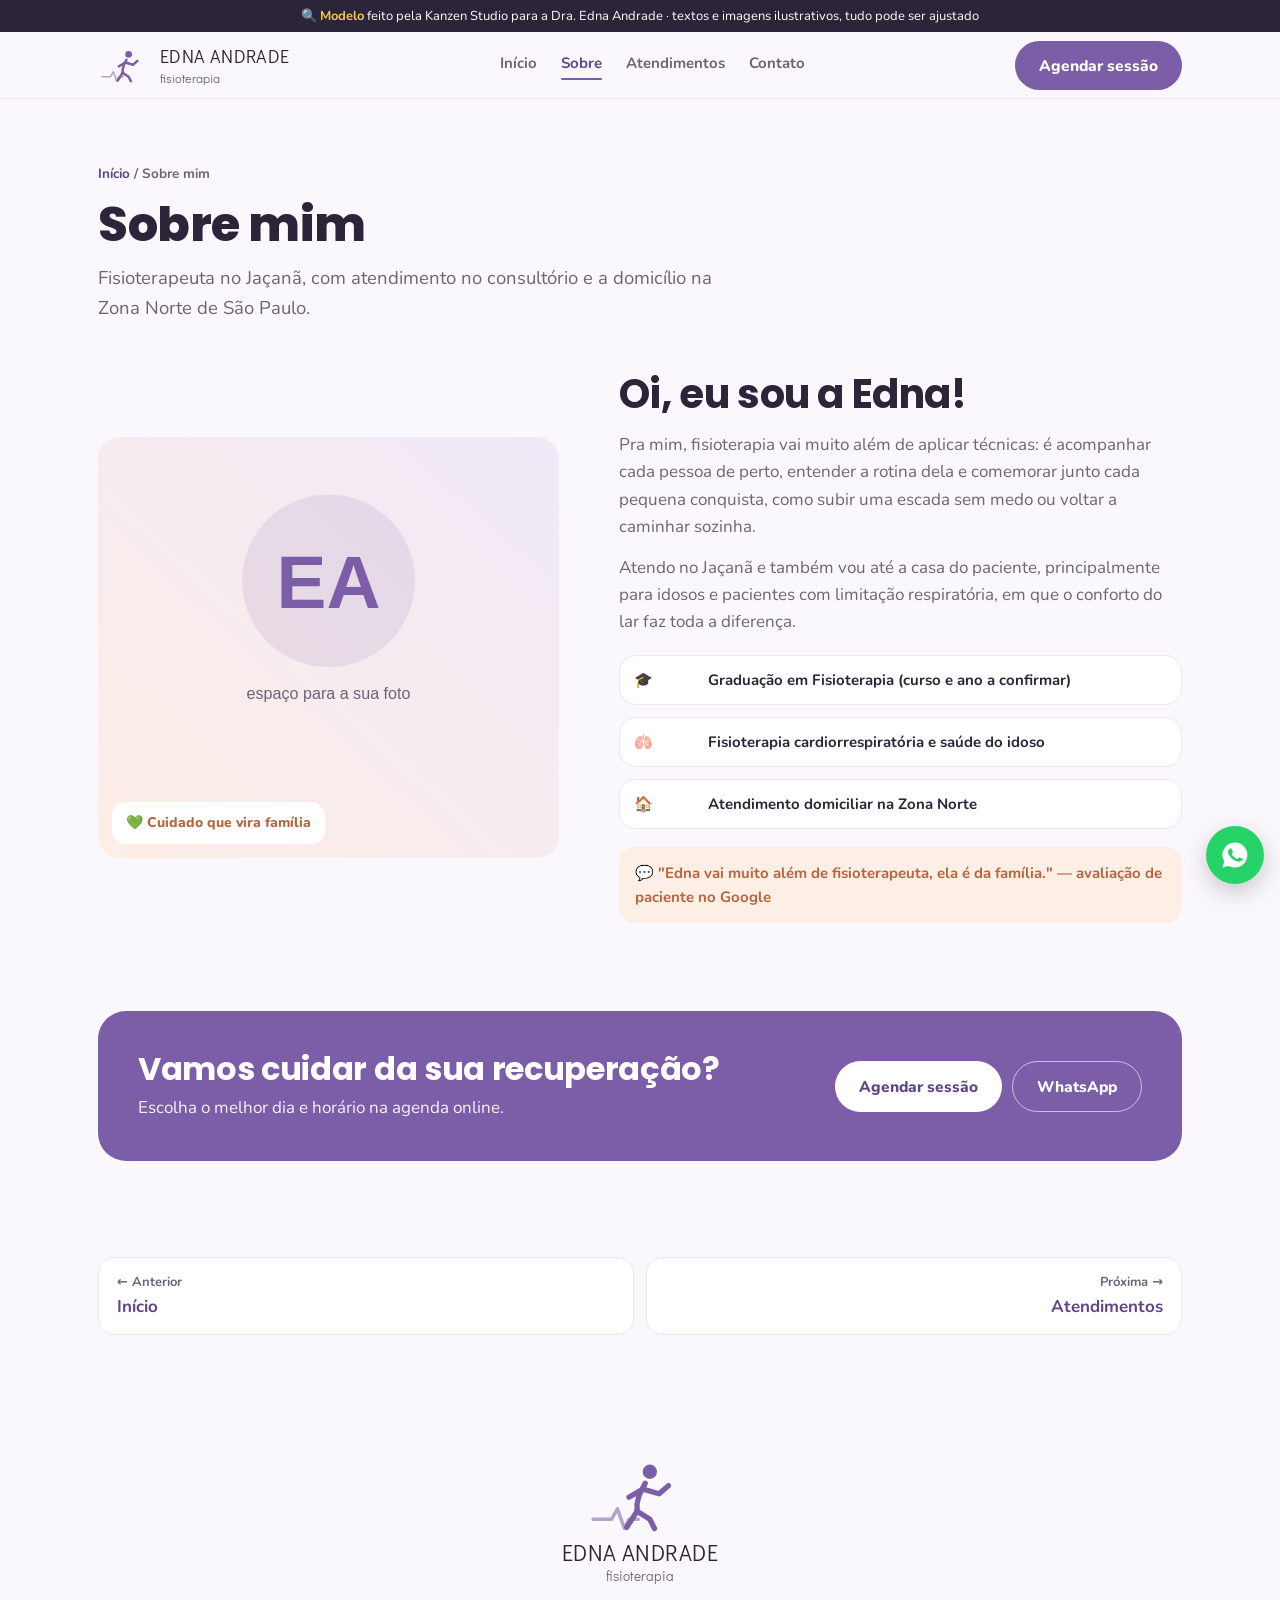
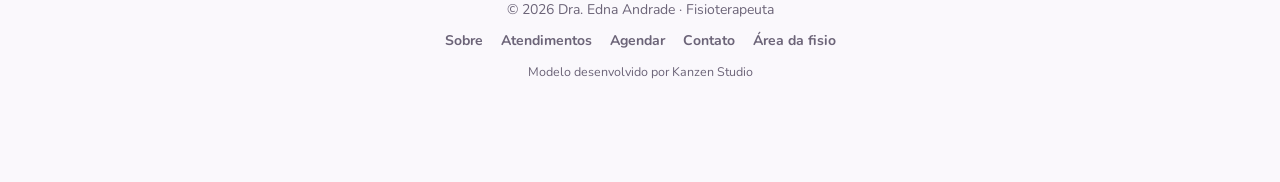
<file: edna/sobre.html>
<!doctype html>
<html lang="pt-BR">
<head>
<meta charset="utf-8">
<meta name="viewport" content="width=device-width, initial-scale=1, viewport-fit=cover">
<meta name="robots" content="noindex, nofollow">
<meta name="theme-color" content="#7b5ea7">
<title>Sobre mim · Dra. Edna Andrade Fisioterapia</title>
<meta name="description" content="Fisioterapeuta no Jaçanã (Zona Norte de SP). Saúde do idoso, cardiorrespiratória, drenagem, massagem modeladora e liberação miofascial. Atendimento particular. Consultório ou domicílio.">
<link rel="icon" href="data:image/svg+xml,%3Csvg xmlns='http://www.w3.org/2000/svg' viewBox='0 0 64 64'%3E%3Crect width='64' height='64' rx='32' fill='%237b5ea7'/%3E%3Ctext x='32' y='41' font-family='Arial' font-weight='700' font-size='24' fill='%23fff' text-anchor='middle'%3EEA%3C/text%3E%3C/svg%3E">
<link rel="preconnect" href="https://fonts.googleapis.com">
<link rel="preconnect" href="https://fonts.gstatic.com" crossorigin>
<link href="https://fonts.googleapis.com/css2?family=Didact+Gothic&family=Poppins:wght@500;600;700;800&family=Nunito:wght@400;600;700;800&display=swap" rel="stylesheet">
<link rel="stylesheet" href="style.css?v=4">
</head>
<body>

<div class="preview-bar">🔍 <b>Modelo</b> feito pela Kanzen Studio para a Dra. Edna Andrade · textos e imagens ilustrativos, tudo pode ser ajustado</div>

<nav id="nav">
  <div class="wrap">
    <a class="logo" href="index.html" aria-label="Dra. Edna Andrade, fisioterapia · início">
      <svg viewBox="0 0 950 630" aria-hidden="true"><g fill="none" stroke="currentColor" stroke-width="46" stroke-linecap="round" stroke-linejoin="round"><circle cx="560" cy="110" r="62" fill="currentColor" stroke="none"/><path d="M520 210 C470 300 440 360 450 450"/><path d="M450 450 L360 590"/><path d="M450 450 L560 520 L600 600"/><path d="M500 260 L640 300 L720 230"/><path d="M500 260 L380 330"/><path d="M70 520 H230 L280 430 L340 600 L380 520 H460" stroke-width="30" opacity=".55"/></g></svg>
      <span class="wm"><b>EDNA ANDRADE</b><small>fisioterapia</small></span>
    </a>
    <div class="links"><a href="index.html">Início</a><a href="sobre.html" class="on">Sobre</a><a href="atendimentos.html">Atendimentos</a><a href="contato.html">Contato</a></div>
    <div class="nav-cta">
      <a class="btn btn-pink" href="agendar.html">Agendar sessão</a>
      <button class="burger" id="burger" aria-label="Abrir menu" aria-expanded="false"><span></span><span></span><span></span></button>
    </div>
  </div>
  <div class="mmenu" id="mmenu">
    <a href="index.html">Início</a><a href="sobre.html" class="on">Sobre mim</a><a href="atendimentos.html">Atendimentos</a><a href="contato.html">Contato</a>
    <a class="btn btn-pink" href="agendar.html">Agendar sessão</a>
  </div>
</nav>

<main>
<header class="phead"><div class="wrap"><div class="crumb"><a href="index.html">Início</a> / Sobre mim</div><h1>Sobre mim</h1><p>Fisioterapeuta no Jaçanã, com atendimento no consultório e a domicílio na Zona Norte de São Paulo.</p></div></header>
<section class="about" id="sobre" style="padding-top:clamp(12px,2vw,20px)">
  <div class="wrap">
    <div class="pic"><img src="img/sobre.svg" alt="Espaço para a foto da Dra. Edna Andrade" loading="lazy" width="800" height="732"><span class="badge">💚 Cuidado que vira família</span></div>
    <div>
            <div class="sh" style="margin-bottom:14px"><h2>Oi, eu sou a Edna!</h2></div>
      <p>Pra mim, fisioterapia vai muito além de aplicar técnicas: é acompanhar cada pessoa de perto, entender a rotina dela e comemorar junto cada pequena conquista, como subir uma escada sem medo ou voltar a caminhar sozinha.</p>
      <p>Atendo no Jaçanã e também vou até a casa do paciente, principalmente para idosos e pacientes com limitação respiratória, em que o conforto do lar faz toda a diferença.</p>
      <ul class="timeline">
        <li><b>🎓</b><span>Graduação em Fisioterapia (curso e ano a confirmar)</span></li>
        <li><b>🫁</b><span>Fisioterapia cardiorrespiratória e saúde do idoso</span></li>
        <li><b>🏠</b><span>Atendimento domiciliar na Zona Norte</span></li>
      </ul>
      <div class="fun">💬 "Edna vai muito além de fisioterapeuta, ela é da família." — avaliação de paciente no Google</div>
    </div>
  </div>
</section>
<section style="padding-top:0"><div class="wrap"><div class="cta-strip"><div><h2>Vamos cuidar da sua recuperação?</h2><p>Escolha o melhor dia e horário na agenda online.</p></div><div class="acts"><a class="btn" href="agendar.html">Agendar sessão</a><a class="btn ghost" data-wa target="_blank" rel="noopener">WhatsApp</a></div></div></div></section>
<section style="padding-top:0"><div class="wrap"><div class="pager"><a href="index.html"><small>← Anterior</small><b>Início</b></a><a class="nx" href="atendimentos.html"><small>Próxima →</small><b>Atendimentos</b></a></div></div></section>
</main>

<footer>
  <div class="wrap">
    <div class="flogo"><svg viewBox="0 0 950 630" aria-hidden="true"><g fill="none" stroke="currentColor" stroke-width="46" stroke-linecap="round" stroke-linejoin="round"><circle cx="560" cy="110" r="62" fill="currentColor" stroke="none"/><path d="M520 210 C470 300 440 360 450 450"/><path d="M450 450 L360 590"/><path d="M450 450 L560 520 L600 600"/><path d="M500 260 L640 300 L720 230"/><path d="M500 260 L380 330"/><path d="M70 520 H230 L280 430 L340 600 L380 520 H460" stroke-width="30" opacity=".55"/></g></svg><b>EDNA ANDRADE</b><small>fisioterapia</small></div>
    <div>© <span id="ano"></span> Dra. Edna Andrade · Fisioterapeuta</div>
    <div class="row"><a href="sobre.html">Sobre</a><a href="atendimentos.html">Atendimentos</a><a href="agendar.html">Agendar</a><a href="contato.html">Contato</a><a href="painel.html">Área da fisio</a></div>
    <div class="kz">Modelo desenvolvido por Kanzen Studio</div>
  </div>
</footer>

<a class="wa-float" data-wa target="_blank" rel="noopener" aria-label="Falar no WhatsApp"><svg viewBox="0 0 24 24"><path d="M12 2a10 10 0 0 0-8.6 15.1L2 22l5-1.3A10 10 0 1 0 12 2zm5.3 14.1c-.2.6-1.3 1.2-1.8 1.2-.5.1-1 .1-3.3-.8-2.8-1.1-4.5-3.9-4.7-4.1-.1-.2-1.1-1.5-1.1-2.9s.7-2.1 1-2.4c.3-.3.6-.3.8-.3h.6c.2 0 .4 0 .6.5l.9 2.1c.1.2.1.3 0 .5l-.3.5-.4.5c-.1.1-.3.3-.1.6.2.3.8 1.3 1.7 2.1 1.1 1 2.1 1.3 2.4 1.5.3.1.5.1.6-.1l.9-1c.2-.3.4-.2.6-.1l2 .9c.3.1.5.2.5.3.1.2.1.7-.1 1.3z"/></svg></a>

<script src="site.js?v=4"></script>

</body>
</html>
</file>
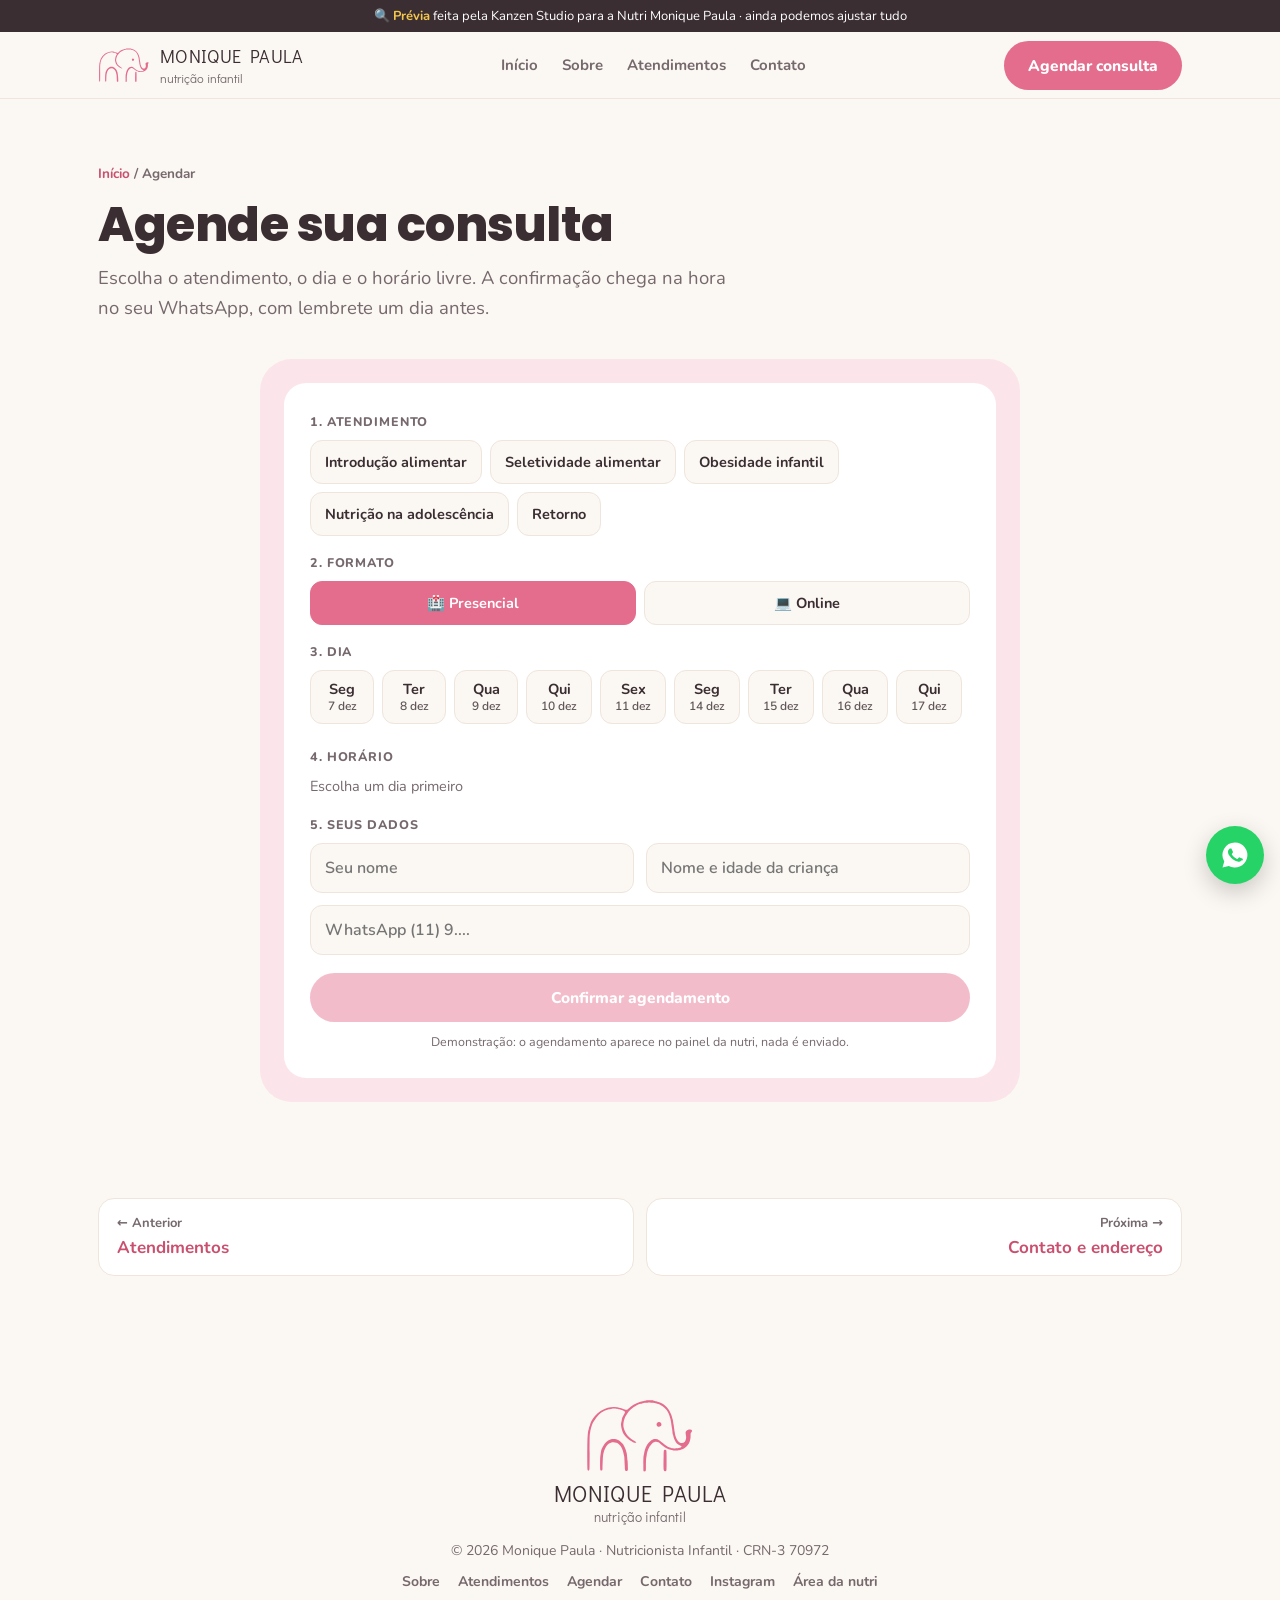
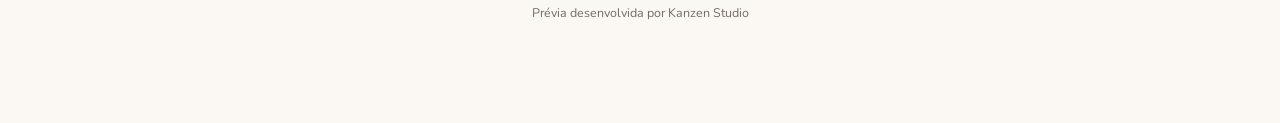
<file: monique/agendar.html>
<!doctype html>
<html lang="pt-BR">
<head>
<meta charset="utf-8">
<meta name="viewport" content="width=device-width, initial-scale=1, viewport-fit=cover">
<meta name="robots" content="noindex, nofollow">
<meta name="theme-color" content="#e46c8c">
<title>Agendar consulta · Monique Paula Nutrição Infantil</title>
<meta name="description" content="Nutricionista infantil (USP, especialista pela Unifesp). Introdução alimentar, seletividade e obesidade infantil. Santana (SP), Mogi e online.">
<link rel="icon" href="data:image/svg+xml,%3Csvg%20xmlns%3D%27http%3A//www.w3.org/2000/svg%27%20viewBox%3D%27-40%20-200%201030%201030%27%3E%3Crect%20x%3D%27-40%27%20y%3D%27-200%27%20width%3D%271030%27%20height%3D%271030%27%20rx%3D%27515%27%20fill%3D%27%23e46c8c%27/%3E%3Cpath%20fill%3D%27%23fff%27%20fill-rule%3D%27evenodd%27%20d%3D%27M509%20616C504%20613%20504%20612%20504%20556C504%20507%20505%20478%20508%20474C508%20473%20509%20467%20511%20460C515%20438%20519%20423%20523%20414C525%20409%20528%20403%20529%20401C536%20383%20558%20357%20573%20347C583%20340%20596%20336%20608%20336C627%20336%20634%20340%20669%20369C689%20386%20713%20403%20720%20405C722%20406%20727%20408%20732%20410C743%20415%20753%20417%20770%20418C806%20419%20838%20410%20833%20400C832%20399%20829%20397%20825%20395C810%20390%20792%20376%20784%20363C777%20353%20765%20325%20764%20316C763%20311%20761%20303%20759%20298C756%20291%20756%20286%20755%20272C753%20253%20751%20242%20749%20234C749%20231%20748%20224%20747%20218C745%20202%20744%20193%20742%20185C741%20181%20740%20174%20739%20170C739%20166%20737%20159%20735%20156C734%20152%20732%20146%20731%20141C728%20128%20718%20107%20708%2091C692%2066%20657%2040%20631%2034C628%2033%20622%2031%20618%2030C606%2025%20598%2024%20572%2023C554%2022%20546%2022%20541%2023C537%2024%20530%2024%20525%2024C514%2024%20499%2027%20493%2030C491%2031%20486%2033%20481%2033C456%2038%20413%2064%20386%2090C374%20102%20353%20132%20348%20144C347%20146%20345%20151%20344%20154C340%20164%20333%20191%20332%20202C330%20218%20332%20232%20337%20250C346%20278%20361%20303%20382%20321C389%20328%20411%20344%20417%20347C425%20351%20439%20360%20441%20362C444%20366%20441%20370%20435%20370C427%20370%20404%20359%20390%20349C386%20346%20380%20342%20378%20340C372%20337%20349%20313%20343%20306C330%20290%20320%20267%20316%20246C310%20210%20310%20213%20314%20190C316%20183%20318%20173%20318%20168C320%20156%20328%20139%20335%20127C340%20119%20346%20107%20346%20105C346%20101%20337%2095%20324%2089C320%2087%20314%2085%20310%2084C307%2082%20300%2081%20295%2080C290%2079%20279%2078%20272%2076C256%2073%20242%2074%20224%2077C219%2078%20211%2080%20207%2080C201%2081%20197%2082%20192%2084C189%2086%20183%2088%20180%2089C167%2092%20140%20108%20126%20121C122%20125%20115%20131%20112%20135C97%20149%2068%20193%2064%20206C63%20208%2061%20214%2059%20219C55%20229%2048%20257%2046%20268C46%20272%2045%20278%2044%20282C40%20303%2040%20303%2040%20456C40%20597%2039%20600%2038%20603C33%20612%2027%20612%2023%20604C19%20598%2019%20345%2023%20310C24%20298%2025%20283%2026%20277C27%20270%2028%20265%2030%20258C32%20253%2034%20245%2035%20240C36%20235%2037%20229%2039%20226C40%20223%2042%20218%2043%20215C47%20201%2052%20188%2055%20183C57%20180%2061%20173%2065%20167C79%20141%20115%20105%20142%2090C196%2061%20249%2054%20304%2068C316%2071%20336%2078%20344%2081C361%2088%20362%2087%20382%2069C399%2054%20414%2043%20432%2034C448%2027%20478%2015%20490%2013C494%2012%20503%2010%20510%208C517%207%20525%205%20528%204C532%203%20541%203%20558%203C582%202%20582%202%20596%206C603%208%20614%2011%20620%2012C637%2016%20659%2026%20674%2035C696%2050%20720%2076%20731%2097C738%20110%20750%20139%20752%20148C752%20152%20755%20160%20757%20166C759%20173%20760%20179%20761%20186C761%20192%20763%20202%20764%20208C766%20215%20768%20225%20768%20232C769%20239%20770%20248%20771%20253C771%20258%20773%20269%20775%20279C776%20291%20778%20300%20781%20308C783%20314%20785%20321%20786%20324C787%20326%20790%20333%20793%20338C811%20372%20842%20382%20862%20361C865%20357%20866%20354%20870%20343C875%20328%20875%20321%20871%20302C868%20284%20868%20277%20873%20270C880%20259%20892%20254%20907%20254C924%20254%20930%20266%20919%20278C912%20285%20912%20287%20912%20307C912%20332%20910%20345%20901%20366C888%20397%20855%20424%20821%20431C816%20431%20809%20433%20805%20434C799%20436%20795%20436%20781%20436C765%20436%20764%20436%20748%20432C713%20423%20684%20407%20655%20381C634%20362%20616%20357%20596%20365C586%20369%20581%20373%20572%20384C568%20389%20563%20395%20561%20397C550%20411%20536%20449%20533%20475C532%20484%20530%20494%20529%20498C527%20508%20526%20536%20526%20574C526%20593%20526%20607%20525%20609C523%20615%20516%20618%20509%20616ZM686%20613C684%20612%20682%20609%20681%20606C678%20600%20677%20564%20679%20488C680%20439%20680%20437%20685%20432C691%20428%20701%20431%20703%20439C705%20444%20706%20598%20704%20604C701%20613%20693%20617%20686%20613ZM352%20612C347%20609%20344%20600%20344%20587C344%20581%20344%20571%20343%20563C342%20556%20342%20537%20341%20522C340%20495%20340%20492%20338%20483C336%20478%20334%20468%20333%20462C325%20416%20301%20380%20272%20369C248%20360%20221%20364%20204%20378C178%20399%20160%20442%20155%20490C154%20501%20151%20573%20151%20589C151%20602%20150%20606%20145%20609C139%20611%20133%20608%20132%20602C130%20593%20130%20521%20131%20500C133%20478%20139%20438%20141%20431C147%20415%20150%20409%20155%20401C172%20370%20193%20350%20219%20341C232%20336%20232%20336%20246%20336C261%20335%20265%20336%20286%20345C299%20351%20322%20371%20329%20383C330%20385%20333%20390%20336%20394C344%20407%20350%20421%20355%20440C356%20445%20358%20454%20360%20459C362%20468%20363%20476%20365%20503C365%20509%20366%20517%20367%20521C369%20534%20370%20552%20370%20578C371%20607%20371%20607%20363%20612C358%20614%20355%20615%20352%20612ZM628%20228C611%20217%20617%20192%20637%20189C651%20187%20664%20202%20660%20216C656%20229%20639%20235%20628%20228Z%27/%3E%3C/svg%3E">
<link rel="preconnect" href="https://fonts.googleapis.com">
<link rel="preconnect" href="https://fonts.gstatic.com" crossorigin>
<link href="https://fonts.googleapis.com/css2?family=Didact+Gothic&family=Poppins:wght@500;600;700;800&family=Nunito:wght@400;600;700;800&display=swap" rel="stylesheet">
<link rel="stylesheet" href="style.css?v=5">
</head>
<body>

<div class="preview-bar">🔍 <b>Prévia</b> feita pela Kanzen Studio para a Nutri Monique Paula · ainda podemos ajustar tudo</div>

<nav id="nav">
  <div class="wrap">
    <a class="logo" href="index.html" aria-label="Monique Paula, nutrição infantil · início">
      <svg viewBox="0 0 950 630" aria-hidden="true"><path fill="currentColor" fill-rule="evenodd" d="M509 616C504 613 504 612 504 556C504 507 505 478 508 474C508 473 509 467 511 460C515 438 519 423 523 414C525 409 528 403 529 401C536 383 558 357 573 347C583 340 596 336 608 336C627 336 634 340 669 369C689 386 713 403 720 405C722 406 727 408 732 410C743 415 753 417 770 418C806 419 838 410 833 400C832 399 829 397 825 395C810 390 792 376 784 363C777 353 765 325 764 316C763 311 761 303 759 298C756 291 756 286 755 272C753 253 751 242 749 234C749 231 748 224 747 218C745 202 744 193 742 185C741 181 740 174 739 170C739 166 737 159 735 156C734 152 732 146 731 141C728 128 718 107 708 91C692 66 657 40 631 34C628 33 622 31 618 30C606 25 598 24 572 23C554 22 546 22 541 23C537 24 530 24 525 24C514 24 499 27 493 30C491 31 486 33 481 33C456 38 413 64 386 90C374 102 353 132 348 144C347 146 345 151 344 154C340 164 333 191 332 202C330 218 332 232 337 250C346 278 361 303 382 321C389 328 411 344 417 347C425 351 439 360 441 362C444 366 441 370 435 370C427 370 404 359 390 349C386 346 380 342 378 340C372 337 349 313 343 306C330 290 320 267 316 246C310 210 310 213 314 190C316 183 318 173 318 168C320 156 328 139 335 127C340 119 346 107 346 105C346 101 337 95 324 89C320 87 314 85 310 84C307 82 300 81 295 80C290 79 279 78 272 76C256 73 242 74 224 77C219 78 211 80 207 80C201 81 197 82 192 84C189 86 183 88 180 89C167 92 140 108 126 121C122 125 115 131 112 135C97 149 68 193 64 206C63 208 61 214 59 219C55 229 48 257 46 268C46 272 45 278 44 282C40 303 40 303 40 456C40 597 39 600 38 603C33 612 27 612 23 604C19 598 19 345 23 310C24 298 25 283 26 277C27 270 28 265 30 258C32 253 34 245 35 240C36 235 37 229 39 226C40 223 42 218 43 215C47 201 52 188 55 183C57 180 61 173 65 167C79 141 115 105 142 90C196 61 249 54 304 68C316 71 336 78 344 81C361 88 362 87 382 69C399 54 414 43 432 34C448 27 478 15 490 13C494 12 503 10 510 8C517 7 525 5 528 4C532 3 541 3 558 3C582 2 582 2 596 6C603 8 614 11 620 12C637 16 659 26 674 35C696 50 720 76 731 97C738 110 750 139 752 148C752 152 755 160 757 166C759 173 760 179 761 186C761 192 763 202 764 208C766 215 768 225 768 232C769 239 770 248 771 253C771 258 773 269 775 279C776 291 778 300 781 308C783 314 785 321 786 324C787 326 790 333 793 338C811 372 842 382 862 361C865 357 866 354 870 343C875 328 875 321 871 302C868 284 868 277 873 270C880 259 892 254 907 254C924 254 930 266 919 278C912 285 912 287 912 307C912 332 910 345 901 366C888 397 855 424 821 431C816 431 809 433 805 434C799 436 795 436 781 436C765 436 764 436 748 432C713 423 684 407 655 381C634 362 616 357 596 365C586 369 581 373 572 384C568 389 563 395 561 397C550 411 536 449 533 475C532 484 530 494 529 498C527 508 526 536 526 574C526 593 526 607 525 609C523 615 516 618 509 616ZM686 613C684 612 682 609 681 606C678 600 677 564 679 488C680 439 680 437 685 432C691 428 701 431 703 439C705 444 706 598 704 604C701 613 693 617 686 613ZM352 612C347 609 344 600 344 587C344 581 344 571 343 563C342 556 342 537 341 522C340 495 340 492 338 483C336 478 334 468 333 462C325 416 301 380 272 369C248 360 221 364 204 378C178 399 160 442 155 490C154 501 151 573 151 589C151 602 150 606 145 609C139 611 133 608 132 602C130 593 130 521 131 500C133 478 139 438 141 431C147 415 150 409 155 401C172 370 193 350 219 341C232 336 232 336 246 336C261 335 265 336 286 345C299 351 322 371 329 383C330 385 333 390 336 394C344 407 350 421 355 440C356 445 358 454 360 459C362 468 363 476 365 503C365 509 366 517 367 521C369 534 370 552 370 578C371 607 371 607 363 612C358 614 355 615 352 612ZM628 228C611 217 617 192 637 189C651 187 664 202 660 216C656 229 639 235 628 228Z"/></svg>
      <span class="wm"><b>MONIQUE PAULA</b><small>nutrição infantil</small></span>
    </a>
    <div class="links"><a href="index.html">Início</a><a href="sobre.html">Sobre</a><a href="atendimentos.html">Atendimentos</a><a href="contato.html">Contato</a></div>
    <div class="nav-cta">
      <a class="btn btn-pink" href="agendar.html">Agendar consulta</a>
      <button class="burger" id="burger" aria-label="Abrir menu" aria-expanded="false"><span></span><span></span><span></span></button>
    </div>
  </div>
  <div class="mmenu" id="mmenu">
    <a href="index.html">Início</a><a href="sobre.html">Sobre mim</a><a href="atendimentos.html">Atendimentos</a><a href="contato.html">Contato</a>
    <a class="btn btn-pink" href="agendar.html">Agendar consulta</a>
  </div>
</nav>

<main>
<header class="phead"><div class="wrap"><div class="crumb"><a href="index.html">Início</a> / Agendar</div><h1>Agende sua consulta</h1><p>Escolha o atendimento, o dia e o horário livre. A confirmação chega na hora no seu WhatsApp, com lembrete um dia antes.</p></div></header>
<section id="agendar" style="padding-top:8px">
  <div class="wrap">
    <div class="booking solo">
      <div class="panel">
        <div id="form">
          <h4>1. Atendimento</h4>
          <div class="chips" id="bServ"></div>
          <h4>2. Formato</h4>
          <div class="modal-row" id="bMod">
            <button class="chip on" data-m="Presencial · Santana">🏥 Presencial</button>
            <button class="chip" data-m="Online">💻 Online</button>
          </div>
          <h4>3. Dia</h4>
          <div class="chips days" id="bDias"></div>
          <h4>4. Horário</h4>
          <div class="chips" id="bHoras"><span style="color:var(--muted);font-size:14.5px">Escolha um dia primeiro</span></div>
          <h4>5. Seus dados</h4>
          <div class="two">
            <div class="field"><label class="sr" for="bResp">Seu nome</label><input id="bResp" placeholder="Seu nome" autocomplete="name"></div>
            <div class="field"><label class="sr" for="bCrianca">Nome e idade da criança</label><input id="bCrianca" placeholder="Nome e idade da criança"></div>
          </div>
          <div class="field"><label class="sr" for="bTel">WhatsApp</label><input id="bTel" placeholder="WhatsApp (11) 9...." inputmode="tel" autocomplete="tel"></div>
          <button class="btn btn-pink" id="bOk" disabled>Confirmar agendamento</button>
          <p class="demo-note">Demonstração: o agendamento aparece no painel da nutri, nada é enviado.</p>
        </div>
        <div class="done" id="done">
          <div class="big">🎉</div>
          <h3>Consulta agendada!</h3>
          <p>No site real, a confirmação chega no seu WhatsApp e o horário aparece na hora no painel da Monique.</p>
          <div class="resume" id="resume"></div>
          <a class="btn btn-line" href="painel.html" style="margin-bottom:8px">Ver no painel da nutri →</a>
          <button class="btn btn-line" id="bAgain">Fazer outro teste</button>
        </div>
      </div>
    </div>
  </div>
</section>
<section style="padding-top:0"><div class="wrap"><div class="pager"><a href="atendimentos.html"><small>← Anterior</small><b>Atendimentos</b></a><a class="nx" href="contato.html"><small>Próxima →</small><b>Contato e endereço</b></a></div></div></section>
</main>

<footer>
  <div class="wrap">
    <div class="flogo"><svg viewBox="0 0 950 630" aria-hidden="true"><path fill="currentColor" fill-rule="evenodd" d="M509 616C504 613 504 612 504 556C504 507 505 478 508 474C508 473 509 467 511 460C515 438 519 423 523 414C525 409 528 403 529 401C536 383 558 357 573 347C583 340 596 336 608 336C627 336 634 340 669 369C689 386 713 403 720 405C722 406 727 408 732 410C743 415 753 417 770 418C806 419 838 410 833 400C832 399 829 397 825 395C810 390 792 376 784 363C777 353 765 325 764 316C763 311 761 303 759 298C756 291 756 286 755 272C753 253 751 242 749 234C749 231 748 224 747 218C745 202 744 193 742 185C741 181 740 174 739 170C739 166 737 159 735 156C734 152 732 146 731 141C728 128 718 107 708 91C692 66 657 40 631 34C628 33 622 31 618 30C606 25 598 24 572 23C554 22 546 22 541 23C537 24 530 24 525 24C514 24 499 27 493 30C491 31 486 33 481 33C456 38 413 64 386 90C374 102 353 132 348 144C347 146 345 151 344 154C340 164 333 191 332 202C330 218 332 232 337 250C346 278 361 303 382 321C389 328 411 344 417 347C425 351 439 360 441 362C444 366 441 370 435 370C427 370 404 359 390 349C386 346 380 342 378 340C372 337 349 313 343 306C330 290 320 267 316 246C310 210 310 213 314 190C316 183 318 173 318 168C320 156 328 139 335 127C340 119 346 107 346 105C346 101 337 95 324 89C320 87 314 85 310 84C307 82 300 81 295 80C290 79 279 78 272 76C256 73 242 74 224 77C219 78 211 80 207 80C201 81 197 82 192 84C189 86 183 88 180 89C167 92 140 108 126 121C122 125 115 131 112 135C97 149 68 193 64 206C63 208 61 214 59 219C55 229 48 257 46 268C46 272 45 278 44 282C40 303 40 303 40 456C40 597 39 600 38 603C33 612 27 612 23 604C19 598 19 345 23 310C24 298 25 283 26 277C27 270 28 265 30 258C32 253 34 245 35 240C36 235 37 229 39 226C40 223 42 218 43 215C47 201 52 188 55 183C57 180 61 173 65 167C79 141 115 105 142 90C196 61 249 54 304 68C316 71 336 78 344 81C361 88 362 87 382 69C399 54 414 43 432 34C448 27 478 15 490 13C494 12 503 10 510 8C517 7 525 5 528 4C532 3 541 3 558 3C582 2 582 2 596 6C603 8 614 11 620 12C637 16 659 26 674 35C696 50 720 76 731 97C738 110 750 139 752 148C752 152 755 160 757 166C759 173 760 179 761 186C761 192 763 202 764 208C766 215 768 225 768 232C769 239 770 248 771 253C771 258 773 269 775 279C776 291 778 300 781 308C783 314 785 321 786 324C787 326 790 333 793 338C811 372 842 382 862 361C865 357 866 354 870 343C875 328 875 321 871 302C868 284 868 277 873 270C880 259 892 254 907 254C924 254 930 266 919 278C912 285 912 287 912 307C912 332 910 345 901 366C888 397 855 424 821 431C816 431 809 433 805 434C799 436 795 436 781 436C765 436 764 436 748 432C713 423 684 407 655 381C634 362 616 357 596 365C586 369 581 373 572 384C568 389 563 395 561 397C550 411 536 449 533 475C532 484 530 494 529 498C527 508 526 536 526 574C526 593 526 607 525 609C523 615 516 618 509 616ZM686 613C684 612 682 609 681 606C678 600 677 564 679 488C680 439 680 437 685 432C691 428 701 431 703 439C705 444 706 598 704 604C701 613 693 617 686 613ZM352 612C347 609 344 600 344 587C344 581 344 571 343 563C342 556 342 537 341 522C340 495 340 492 338 483C336 478 334 468 333 462C325 416 301 380 272 369C248 360 221 364 204 378C178 399 160 442 155 490C154 501 151 573 151 589C151 602 150 606 145 609C139 611 133 608 132 602C130 593 130 521 131 500C133 478 139 438 141 431C147 415 150 409 155 401C172 370 193 350 219 341C232 336 232 336 246 336C261 335 265 336 286 345C299 351 322 371 329 383C330 385 333 390 336 394C344 407 350 421 355 440C356 445 358 454 360 459C362 468 363 476 365 503C365 509 366 517 367 521C369 534 370 552 370 578C371 607 371 607 363 612C358 614 355 615 352 612ZM628 228C611 217 617 192 637 189C651 187 664 202 660 216C656 229 639 235 628 228Z"/></svg><b>MONIQUE PAULA</b><small>nutrição infantil</small></div>
    <div>© <span id="ano"></span> Monique Paula · Nutricionista Infantil · CRN-3 70972</div>
    <div class="row"><a href="sobre.html">Sobre</a><a href="atendimentos.html">Atendimentos</a><a href="agendar.html">Agendar</a><a href="contato.html">Contato</a><a href="https://www.instagram.com/_nutrimonique/" target="_blank" rel="noopener">Instagram</a><a href="painel.html">Área da nutri</a></div>
    <div class="kz">Prévia desenvolvida por Kanzen Studio</div>
  </div>
</footer>

<a class="wa-float" data-wa target="_blank" rel="noopener" aria-label="Falar no WhatsApp"><svg viewBox="0 0 24 24"><path d="M12 2a10 10 0 0 0-8.6 15.1L2 22l5-1.3A10 10 0 1 0 12 2zm5.3 14.1c-.2.6-1.3 1.2-1.8 1.2-.5.1-1 .1-3.3-.8-2.8-1.1-4.5-3.9-4.7-4.1-.1-.2-1.1-1.5-1.1-2.9s.7-2.1 1-2.4c.3-.3.6-.3.8-.3h.6c.2 0 .4 0 .6.5l.9 2.1c.1.2.1.3 0 .5l-.3.5-.4.5c-.1.1-.3.3-.1.6.2.3.8 1.3 1.7 2.1 1.1 1 2.1 1.3 2.4 1.5.3.1.5.1.6-.1l.9-1c.2-.3.4-.2.6-.1l2 .9c.3.1.5.2.5.3.1.2.1.7-.1 1.3z"/></svg></a>

<script src="site.js?v=5"></script>
<script src="agendar.js?v=5"></script>
</body>
</html>
</file>
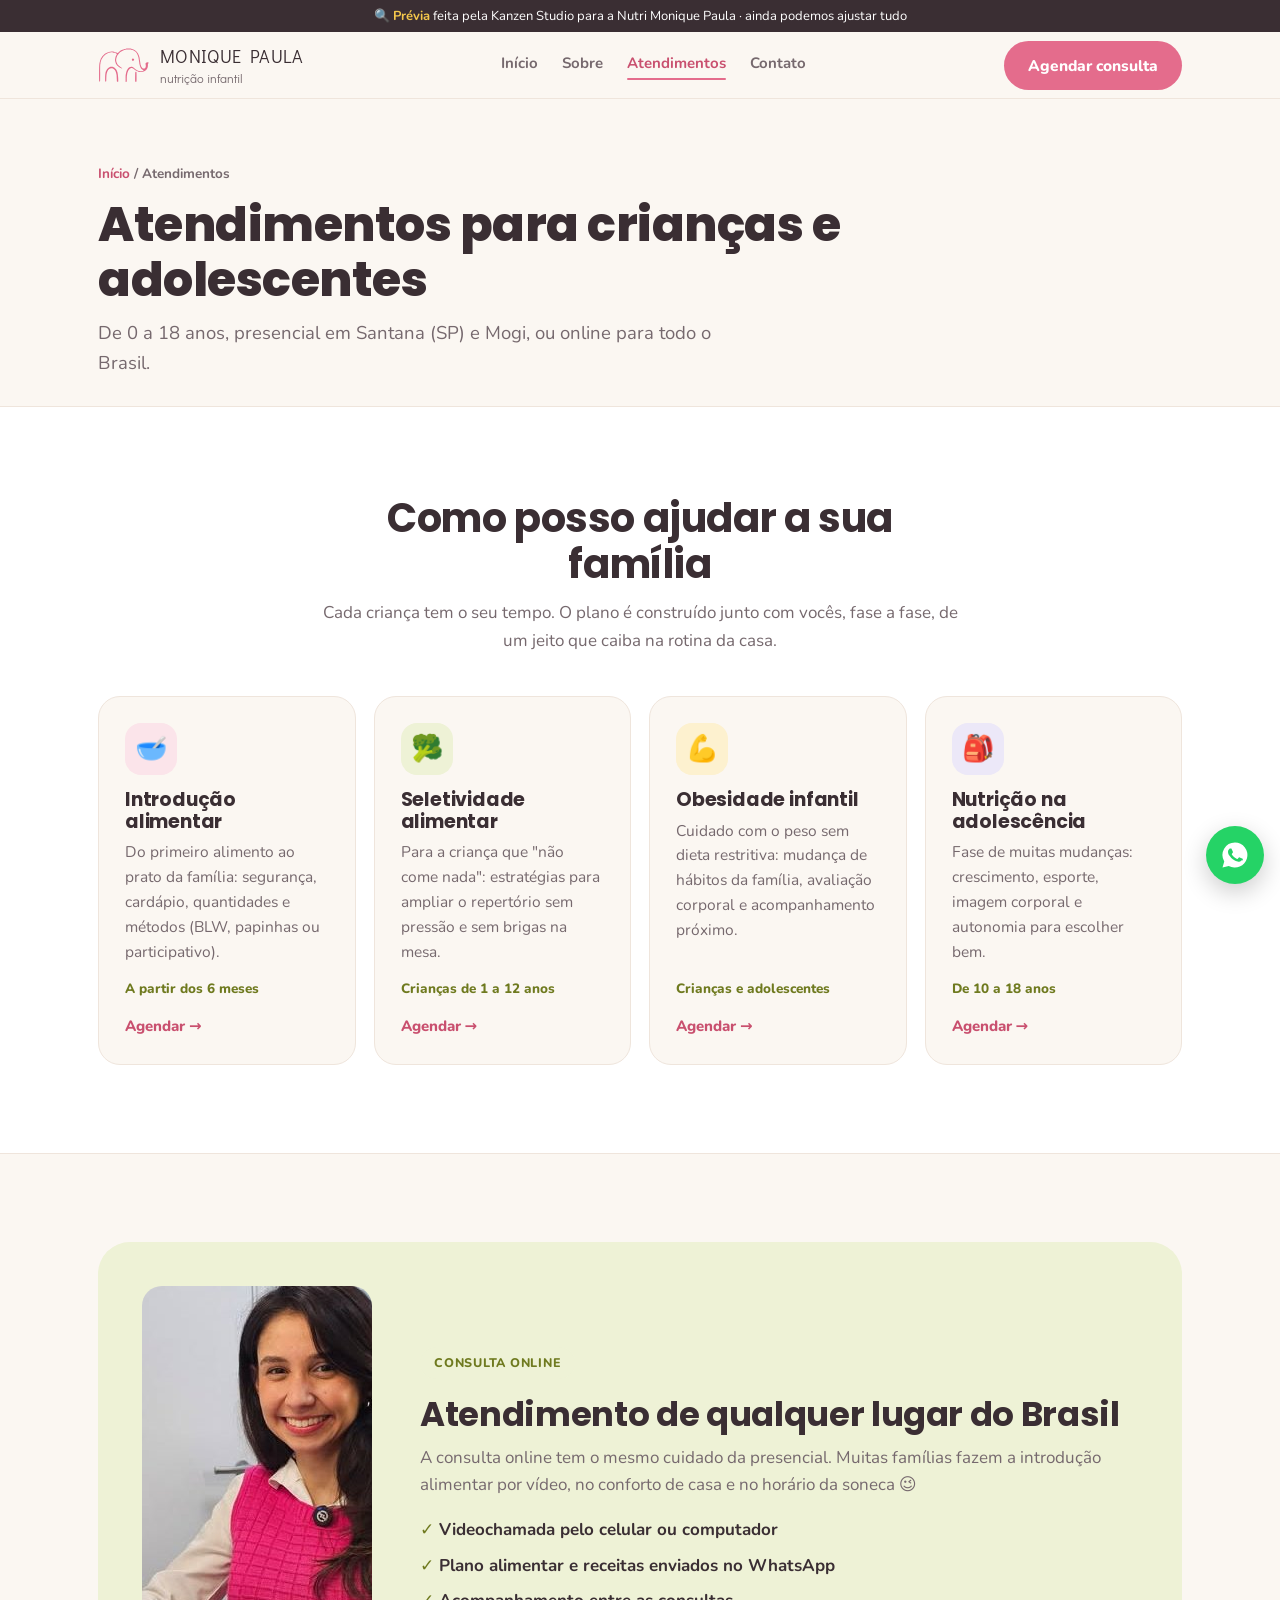
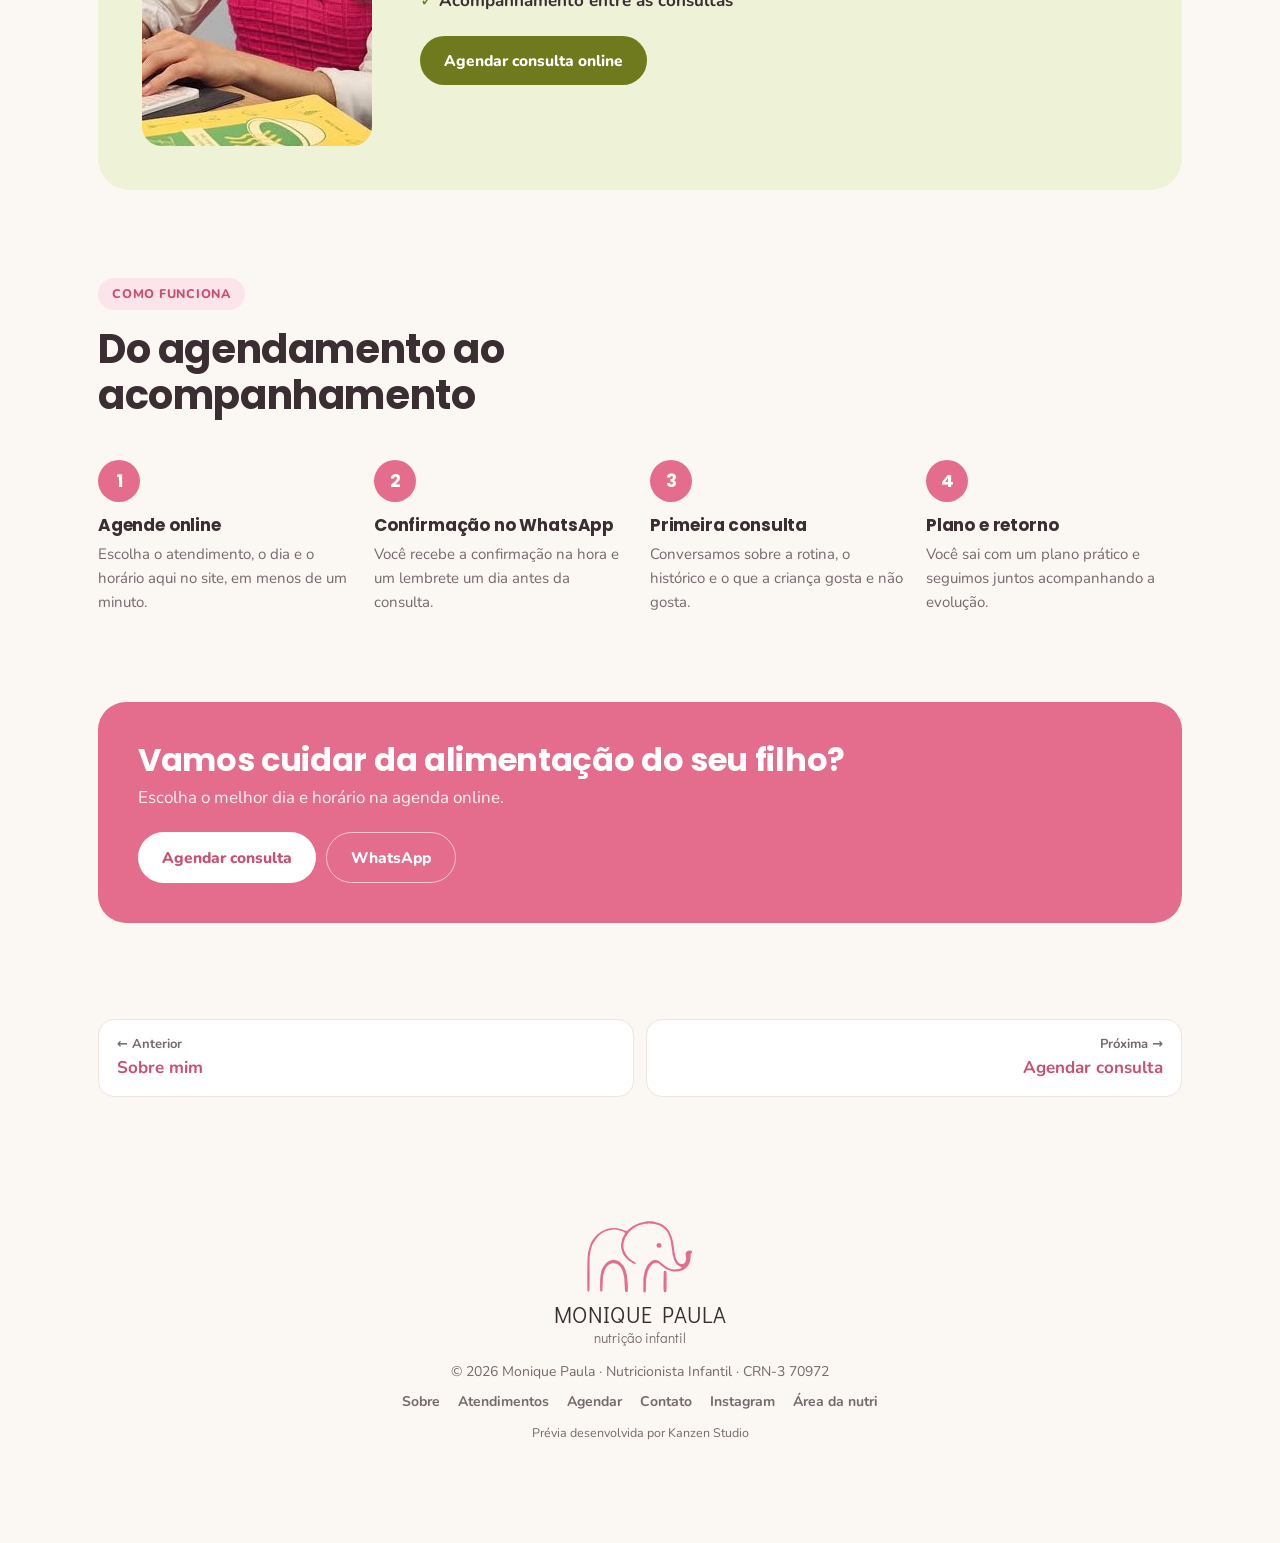
<file: monique/atendimentos.html>
<!doctype html>
<html lang="pt-BR">
<head>
<meta charset="utf-8">
<meta name="viewport" content="width=device-width, initial-scale=1, viewport-fit=cover">
<meta name="robots" content="noindex, nofollow">
<meta name="theme-color" content="#e46c8c">
<title>Atendimentos · Monique Paula Nutrição Infantil</title>
<meta name="description" content="Nutricionista infantil (USP, especialista pela Unifesp). Introdução alimentar, seletividade e obesidade infantil. Santana (SP), Mogi e online.">
<link rel="icon" href="data:image/svg+xml,%3Csvg%20xmlns%3D%27http%3A//www.w3.org/2000/svg%27%20viewBox%3D%27-40%20-200%201030%201030%27%3E%3Crect%20x%3D%27-40%27%20y%3D%27-200%27%20width%3D%271030%27%20height%3D%271030%27%20rx%3D%27515%27%20fill%3D%27%23e46c8c%27/%3E%3Cpath%20fill%3D%27%23fff%27%20fill-rule%3D%27evenodd%27%20d%3D%27M509%20616C504%20613%20504%20612%20504%20556C504%20507%20505%20478%20508%20474C508%20473%20509%20467%20511%20460C515%20438%20519%20423%20523%20414C525%20409%20528%20403%20529%20401C536%20383%20558%20357%20573%20347C583%20340%20596%20336%20608%20336C627%20336%20634%20340%20669%20369C689%20386%20713%20403%20720%20405C722%20406%20727%20408%20732%20410C743%20415%20753%20417%20770%20418C806%20419%20838%20410%20833%20400C832%20399%20829%20397%20825%20395C810%20390%20792%20376%20784%20363C777%20353%20765%20325%20764%20316C763%20311%20761%20303%20759%20298C756%20291%20756%20286%20755%20272C753%20253%20751%20242%20749%20234C749%20231%20748%20224%20747%20218C745%20202%20744%20193%20742%20185C741%20181%20740%20174%20739%20170C739%20166%20737%20159%20735%20156C734%20152%20732%20146%20731%20141C728%20128%20718%20107%20708%2091C692%2066%20657%2040%20631%2034C628%2033%20622%2031%20618%2030C606%2025%20598%2024%20572%2023C554%2022%20546%2022%20541%2023C537%2024%20530%2024%20525%2024C514%2024%20499%2027%20493%2030C491%2031%20486%2033%20481%2033C456%2038%20413%2064%20386%2090C374%20102%20353%20132%20348%20144C347%20146%20345%20151%20344%20154C340%20164%20333%20191%20332%20202C330%20218%20332%20232%20337%20250C346%20278%20361%20303%20382%20321C389%20328%20411%20344%20417%20347C425%20351%20439%20360%20441%20362C444%20366%20441%20370%20435%20370C427%20370%20404%20359%20390%20349C386%20346%20380%20342%20378%20340C372%20337%20349%20313%20343%20306C330%20290%20320%20267%20316%20246C310%20210%20310%20213%20314%20190C316%20183%20318%20173%20318%20168C320%20156%20328%20139%20335%20127C340%20119%20346%20107%20346%20105C346%20101%20337%2095%20324%2089C320%2087%20314%2085%20310%2084C307%2082%20300%2081%20295%2080C290%2079%20279%2078%20272%2076C256%2073%20242%2074%20224%2077C219%2078%20211%2080%20207%2080C201%2081%20197%2082%20192%2084C189%2086%20183%2088%20180%2089C167%2092%20140%20108%20126%20121C122%20125%20115%20131%20112%20135C97%20149%2068%20193%2064%20206C63%20208%2061%20214%2059%20219C55%20229%2048%20257%2046%20268C46%20272%2045%20278%2044%20282C40%20303%2040%20303%2040%20456C40%20597%2039%20600%2038%20603C33%20612%2027%20612%2023%20604C19%20598%2019%20345%2023%20310C24%20298%2025%20283%2026%20277C27%20270%2028%20265%2030%20258C32%20253%2034%20245%2035%20240C36%20235%2037%20229%2039%20226C40%20223%2042%20218%2043%20215C47%20201%2052%20188%2055%20183C57%20180%2061%20173%2065%20167C79%20141%20115%20105%20142%2090C196%2061%20249%2054%20304%2068C316%2071%20336%2078%20344%2081C361%2088%20362%2087%20382%2069C399%2054%20414%2043%20432%2034C448%2027%20478%2015%20490%2013C494%2012%20503%2010%20510%208C517%207%20525%205%20528%204C532%203%20541%203%20558%203C582%202%20582%202%20596%206C603%208%20614%2011%20620%2012C637%2016%20659%2026%20674%2035C696%2050%20720%2076%20731%2097C738%20110%20750%20139%20752%20148C752%20152%20755%20160%20757%20166C759%20173%20760%20179%20761%20186C761%20192%20763%20202%20764%20208C766%20215%20768%20225%20768%20232C769%20239%20770%20248%20771%20253C771%20258%20773%20269%20775%20279C776%20291%20778%20300%20781%20308C783%20314%20785%20321%20786%20324C787%20326%20790%20333%20793%20338C811%20372%20842%20382%20862%20361C865%20357%20866%20354%20870%20343C875%20328%20875%20321%20871%20302C868%20284%20868%20277%20873%20270C880%20259%20892%20254%20907%20254C924%20254%20930%20266%20919%20278C912%20285%20912%20287%20912%20307C912%20332%20910%20345%20901%20366C888%20397%20855%20424%20821%20431C816%20431%20809%20433%20805%20434C799%20436%20795%20436%20781%20436C765%20436%20764%20436%20748%20432C713%20423%20684%20407%20655%20381C634%20362%20616%20357%20596%20365C586%20369%20581%20373%20572%20384C568%20389%20563%20395%20561%20397C550%20411%20536%20449%20533%20475C532%20484%20530%20494%20529%20498C527%20508%20526%20536%20526%20574C526%20593%20526%20607%20525%20609C523%20615%20516%20618%20509%20616ZM686%20613C684%20612%20682%20609%20681%20606C678%20600%20677%20564%20679%20488C680%20439%20680%20437%20685%20432C691%20428%20701%20431%20703%20439C705%20444%20706%20598%20704%20604C701%20613%20693%20617%20686%20613ZM352%20612C347%20609%20344%20600%20344%20587C344%20581%20344%20571%20343%20563C342%20556%20342%20537%20341%20522C340%20495%20340%20492%20338%20483C336%20478%20334%20468%20333%20462C325%20416%20301%20380%20272%20369C248%20360%20221%20364%20204%20378C178%20399%20160%20442%20155%20490C154%20501%20151%20573%20151%20589C151%20602%20150%20606%20145%20609C139%20611%20133%20608%20132%20602C130%20593%20130%20521%20131%20500C133%20478%20139%20438%20141%20431C147%20415%20150%20409%20155%20401C172%20370%20193%20350%20219%20341C232%20336%20232%20336%20246%20336C261%20335%20265%20336%20286%20345C299%20351%20322%20371%20329%20383C330%20385%20333%20390%20336%20394C344%20407%20350%20421%20355%20440C356%20445%20358%20454%20360%20459C362%20468%20363%20476%20365%20503C365%20509%20366%20517%20367%20521C369%20534%20370%20552%20370%20578C371%20607%20371%20607%20363%20612C358%20614%20355%20615%20352%20612ZM628%20228C611%20217%20617%20192%20637%20189C651%20187%20664%20202%20660%20216C656%20229%20639%20235%20628%20228Z%27/%3E%3C/svg%3E">
<link rel="preconnect" href="https://fonts.googleapis.com">
<link rel="preconnect" href="https://fonts.gstatic.com" crossorigin>
<link href="https://fonts.googleapis.com/css2?family=Didact+Gothic&family=Poppins:wght@500;600;700;800&family=Nunito:wght@400;600;700;800&display=swap" rel="stylesheet">
<link rel="stylesheet" href="style.css?v=5">
</head>
<body>

<div class="preview-bar">🔍 <b>Prévia</b> feita pela Kanzen Studio para a Nutri Monique Paula · ainda podemos ajustar tudo</div>

<nav id="nav">
  <div class="wrap">
    <a class="logo" href="index.html" aria-label="Monique Paula, nutrição infantil · início">
      <svg viewBox="0 0 950 630" aria-hidden="true"><path fill="currentColor" fill-rule="evenodd" d="M509 616C504 613 504 612 504 556C504 507 505 478 508 474C508 473 509 467 511 460C515 438 519 423 523 414C525 409 528 403 529 401C536 383 558 357 573 347C583 340 596 336 608 336C627 336 634 340 669 369C689 386 713 403 720 405C722 406 727 408 732 410C743 415 753 417 770 418C806 419 838 410 833 400C832 399 829 397 825 395C810 390 792 376 784 363C777 353 765 325 764 316C763 311 761 303 759 298C756 291 756 286 755 272C753 253 751 242 749 234C749 231 748 224 747 218C745 202 744 193 742 185C741 181 740 174 739 170C739 166 737 159 735 156C734 152 732 146 731 141C728 128 718 107 708 91C692 66 657 40 631 34C628 33 622 31 618 30C606 25 598 24 572 23C554 22 546 22 541 23C537 24 530 24 525 24C514 24 499 27 493 30C491 31 486 33 481 33C456 38 413 64 386 90C374 102 353 132 348 144C347 146 345 151 344 154C340 164 333 191 332 202C330 218 332 232 337 250C346 278 361 303 382 321C389 328 411 344 417 347C425 351 439 360 441 362C444 366 441 370 435 370C427 370 404 359 390 349C386 346 380 342 378 340C372 337 349 313 343 306C330 290 320 267 316 246C310 210 310 213 314 190C316 183 318 173 318 168C320 156 328 139 335 127C340 119 346 107 346 105C346 101 337 95 324 89C320 87 314 85 310 84C307 82 300 81 295 80C290 79 279 78 272 76C256 73 242 74 224 77C219 78 211 80 207 80C201 81 197 82 192 84C189 86 183 88 180 89C167 92 140 108 126 121C122 125 115 131 112 135C97 149 68 193 64 206C63 208 61 214 59 219C55 229 48 257 46 268C46 272 45 278 44 282C40 303 40 303 40 456C40 597 39 600 38 603C33 612 27 612 23 604C19 598 19 345 23 310C24 298 25 283 26 277C27 270 28 265 30 258C32 253 34 245 35 240C36 235 37 229 39 226C40 223 42 218 43 215C47 201 52 188 55 183C57 180 61 173 65 167C79 141 115 105 142 90C196 61 249 54 304 68C316 71 336 78 344 81C361 88 362 87 382 69C399 54 414 43 432 34C448 27 478 15 490 13C494 12 503 10 510 8C517 7 525 5 528 4C532 3 541 3 558 3C582 2 582 2 596 6C603 8 614 11 620 12C637 16 659 26 674 35C696 50 720 76 731 97C738 110 750 139 752 148C752 152 755 160 757 166C759 173 760 179 761 186C761 192 763 202 764 208C766 215 768 225 768 232C769 239 770 248 771 253C771 258 773 269 775 279C776 291 778 300 781 308C783 314 785 321 786 324C787 326 790 333 793 338C811 372 842 382 862 361C865 357 866 354 870 343C875 328 875 321 871 302C868 284 868 277 873 270C880 259 892 254 907 254C924 254 930 266 919 278C912 285 912 287 912 307C912 332 910 345 901 366C888 397 855 424 821 431C816 431 809 433 805 434C799 436 795 436 781 436C765 436 764 436 748 432C713 423 684 407 655 381C634 362 616 357 596 365C586 369 581 373 572 384C568 389 563 395 561 397C550 411 536 449 533 475C532 484 530 494 529 498C527 508 526 536 526 574C526 593 526 607 525 609C523 615 516 618 509 616ZM686 613C684 612 682 609 681 606C678 600 677 564 679 488C680 439 680 437 685 432C691 428 701 431 703 439C705 444 706 598 704 604C701 613 693 617 686 613ZM352 612C347 609 344 600 344 587C344 581 344 571 343 563C342 556 342 537 341 522C340 495 340 492 338 483C336 478 334 468 333 462C325 416 301 380 272 369C248 360 221 364 204 378C178 399 160 442 155 490C154 501 151 573 151 589C151 602 150 606 145 609C139 611 133 608 132 602C130 593 130 521 131 500C133 478 139 438 141 431C147 415 150 409 155 401C172 370 193 350 219 341C232 336 232 336 246 336C261 335 265 336 286 345C299 351 322 371 329 383C330 385 333 390 336 394C344 407 350 421 355 440C356 445 358 454 360 459C362 468 363 476 365 503C365 509 366 517 367 521C369 534 370 552 370 578C371 607 371 607 363 612C358 614 355 615 352 612ZM628 228C611 217 617 192 637 189C651 187 664 202 660 216C656 229 639 235 628 228Z"/></svg>
      <span class="wm"><b>MONIQUE PAULA</b><small>nutrição infantil</small></span>
    </a>
    <div class="links"><a href="index.html">Início</a><a href="sobre.html">Sobre</a><a href="atendimentos.html" class="on">Atendimentos</a><a href="contato.html">Contato</a></div>
    <div class="nav-cta">
      <a class="btn btn-pink" href="agendar.html">Agendar consulta</a>
      <button class="burger" id="burger" aria-label="Abrir menu" aria-expanded="false"><span></span><span></span><span></span></button>
    </div>
  </div>
  <div class="mmenu" id="mmenu">
    <a href="index.html">Início</a><a href="sobre.html">Sobre mim</a><a href="atendimentos.html" class="on">Atendimentos</a><a href="contato.html">Contato</a>
    <a class="btn btn-pink" href="agendar.html">Agendar consulta</a>
  </div>
</nav>

<main>
<header class="phead"><div class="wrap"><div class="crumb"><a href="index.html">Início</a> / Atendimentos</div><h1>Atendimentos para crianças e adolescentes</h1><p>De 0 a 18 anos, presencial em Santana (SP) e Mogi, ou online para todo o Brasil.</p></div></header>
<section class="services" id="atendimentos">
  <div class="wrap">
    <div class="sh center"><h2>Como posso ajudar a sua família</h2><p>Cada criança tem o seu tempo. O plano é construído junto com vocês, fase a fase, de um jeito que caiba na rotina da casa.</p></div>
    <div class="grid">
      <div class="card"><div class="ico" style="background:var(--pink-soft)">🥣</div><h3>Introdução alimentar</h3><p>Do primeiro alimento ao prato da família: segurança, cardápio, quantidades e métodos (BLW, papinhas ou participativo).</p><div class="meta">A partir dos 6 meses</div><a href="agendar.html?serv=0">Agendar →</a></div>
      <div class="card"><div class="ico" style="background:var(--olive-soft)">🥦</div><h3>Seletividade alimentar</h3><p>Para a criança que "não come nada": estratégias para ampliar o repertório sem pressão e sem brigas na mesa.</p><div class="meta">Crianças de 1 a 12 anos</div><a href="agendar.html?serv=1">Agendar →</a></div>
      <div class="card"><div class="ico" style="background:#fdf1cf">💪</div><h3>Obesidade infantil</h3><p>Cuidado com o peso sem dieta restritiva: mudança de hábitos da família, avaliação corporal e acompanhamento próximo.</p><div class="meta">Crianças e adolescentes</div><a href="agendar.html?serv=2">Agendar →</a></div>
      <div class="card"><div class="ico" style="background:#ece8f8">🎒</div><h3>Nutrição na adolescência</h3><p>Fase de muitas mudanças: crescimento, esporte, imagem corporal e autonomia para escolher bem.</p><div class="meta">De 10 a 18 anos</div><a href="agendar.html?serv=3">Agendar →</a></div>
    </div>
  </div>
</section>
<section id="online">
  <div class="wrap">
    <div class="online">
      <img src="img/online.jpg" alt="Monique Paula em atendimento online pelo computador" loading="lazy" width="360" height="460">
      <div>
        <span class="tag ol">Consulta online</span>
        <h2>Atendimento de qualquer lugar do Brasil</h2>
        <p>A consulta online tem o mesmo cuidado da presencial. Muitas famílias fazem a introdução alimentar por vídeo, no conforto de casa e no horário da soneca 😉</p>
        <ul><li>Videochamada pelo celular ou computador</li><li>Plano alimentar e receitas enviados no WhatsApp</li><li>Acompanhamento entre as consultas</li></ul>
        <a class="btn btn-olive" href="agendar.html?modo=online">Agendar consulta online</a>
      </div>
    </div>
  </div>
</section>
<section id="como-funciona" style="padding-top:0">
  <div class="wrap">
    <div class="sh"><span class="tag">Como funciona</span><h2>Do agendamento ao acompanhamento</h2></div>
    <div class="steps">
      <div class="step"><h3>Agende online</h3><p>Escolha o atendimento, o dia e o horário aqui no site, em menos de um minuto.</p></div>
      <div class="step"><h3>Confirmação no WhatsApp</h3><p>Você recebe a confirmação na hora e um lembrete um dia antes da consulta.</p></div>
      <div class="step"><h3>Primeira consulta</h3><p>Conversamos sobre a rotina, o histórico e o que a criança gosta e não gosta.</p></div>
      <div class="step"><h3>Plano e retorno</h3><p>Você sai com um plano prático e seguimos juntos acompanhando a evolução.</p></div>
    </div>
  </div>
</section>
<section style="padding-top:0"><div class="wrap"><div class="cta-strip"><div><h2>Vamos cuidar da alimentação do seu filho?</h2><p>Escolha o melhor dia e horário na agenda online.</p></div><div class="acts"><a class="btn" href="agendar.html">Agendar consulta</a><a class="btn ghost" data-wa target="_blank" rel="noopener">WhatsApp</a></div></div></div></section>
<section style="padding-top:0"><div class="wrap"><div class="pager"><a href="sobre.html"><small>← Anterior</small><b>Sobre mim</b></a><a class="nx" href="agendar.html"><small>Próxima →</small><b>Agendar consulta</b></a></div></div></section>
</main>

<footer>
  <div class="wrap">
    <div class="flogo"><svg viewBox="0 0 950 630" aria-hidden="true"><path fill="currentColor" fill-rule="evenodd" d="M509 616C504 613 504 612 504 556C504 507 505 478 508 474C508 473 509 467 511 460C515 438 519 423 523 414C525 409 528 403 529 401C536 383 558 357 573 347C583 340 596 336 608 336C627 336 634 340 669 369C689 386 713 403 720 405C722 406 727 408 732 410C743 415 753 417 770 418C806 419 838 410 833 400C832 399 829 397 825 395C810 390 792 376 784 363C777 353 765 325 764 316C763 311 761 303 759 298C756 291 756 286 755 272C753 253 751 242 749 234C749 231 748 224 747 218C745 202 744 193 742 185C741 181 740 174 739 170C739 166 737 159 735 156C734 152 732 146 731 141C728 128 718 107 708 91C692 66 657 40 631 34C628 33 622 31 618 30C606 25 598 24 572 23C554 22 546 22 541 23C537 24 530 24 525 24C514 24 499 27 493 30C491 31 486 33 481 33C456 38 413 64 386 90C374 102 353 132 348 144C347 146 345 151 344 154C340 164 333 191 332 202C330 218 332 232 337 250C346 278 361 303 382 321C389 328 411 344 417 347C425 351 439 360 441 362C444 366 441 370 435 370C427 370 404 359 390 349C386 346 380 342 378 340C372 337 349 313 343 306C330 290 320 267 316 246C310 210 310 213 314 190C316 183 318 173 318 168C320 156 328 139 335 127C340 119 346 107 346 105C346 101 337 95 324 89C320 87 314 85 310 84C307 82 300 81 295 80C290 79 279 78 272 76C256 73 242 74 224 77C219 78 211 80 207 80C201 81 197 82 192 84C189 86 183 88 180 89C167 92 140 108 126 121C122 125 115 131 112 135C97 149 68 193 64 206C63 208 61 214 59 219C55 229 48 257 46 268C46 272 45 278 44 282C40 303 40 303 40 456C40 597 39 600 38 603C33 612 27 612 23 604C19 598 19 345 23 310C24 298 25 283 26 277C27 270 28 265 30 258C32 253 34 245 35 240C36 235 37 229 39 226C40 223 42 218 43 215C47 201 52 188 55 183C57 180 61 173 65 167C79 141 115 105 142 90C196 61 249 54 304 68C316 71 336 78 344 81C361 88 362 87 382 69C399 54 414 43 432 34C448 27 478 15 490 13C494 12 503 10 510 8C517 7 525 5 528 4C532 3 541 3 558 3C582 2 582 2 596 6C603 8 614 11 620 12C637 16 659 26 674 35C696 50 720 76 731 97C738 110 750 139 752 148C752 152 755 160 757 166C759 173 760 179 761 186C761 192 763 202 764 208C766 215 768 225 768 232C769 239 770 248 771 253C771 258 773 269 775 279C776 291 778 300 781 308C783 314 785 321 786 324C787 326 790 333 793 338C811 372 842 382 862 361C865 357 866 354 870 343C875 328 875 321 871 302C868 284 868 277 873 270C880 259 892 254 907 254C924 254 930 266 919 278C912 285 912 287 912 307C912 332 910 345 901 366C888 397 855 424 821 431C816 431 809 433 805 434C799 436 795 436 781 436C765 436 764 436 748 432C713 423 684 407 655 381C634 362 616 357 596 365C586 369 581 373 572 384C568 389 563 395 561 397C550 411 536 449 533 475C532 484 530 494 529 498C527 508 526 536 526 574C526 593 526 607 525 609C523 615 516 618 509 616ZM686 613C684 612 682 609 681 606C678 600 677 564 679 488C680 439 680 437 685 432C691 428 701 431 703 439C705 444 706 598 704 604C701 613 693 617 686 613ZM352 612C347 609 344 600 344 587C344 581 344 571 343 563C342 556 342 537 341 522C340 495 340 492 338 483C336 478 334 468 333 462C325 416 301 380 272 369C248 360 221 364 204 378C178 399 160 442 155 490C154 501 151 573 151 589C151 602 150 606 145 609C139 611 133 608 132 602C130 593 130 521 131 500C133 478 139 438 141 431C147 415 150 409 155 401C172 370 193 350 219 341C232 336 232 336 246 336C261 335 265 336 286 345C299 351 322 371 329 383C330 385 333 390 336 394C344 407 350 421 355 440C356 445 358 454 360 459C362 468 363 476 365 503C365 509 366 517 367 521C369 534 370 552 370 578C371 607 371 607 363 612C358 614 355 615 352 612ZM628 228C611 217 617 192 637 189C651 187 664 202 660 216C656 229 639 235 628 228Z"/></svg><b>MONIQUE PAULA</b><small>nutrição infantil</small></div>
    <div>© <span id="ano"></span> Monique Paula · Nutricionista Infantil · CRN-3 70972</div>
    <div class="row"><a href="sobre.html">Sobre</a><a href="atendimentos.html">Atendimentos</a><a href="agendar.html">Agendar</a><a href="contato.html">Contato</a><a href="https://www.instagram.com/_nutrimonique/" target="_blank" rel="noopener">Instagram</a><a href="painel.html">Área da nutri</a></div>
    <div class="kz">Prévia desenvolvida por Kanzen Studio</div>
  </div>
</footer>

<a class="wa-float" data-wa target="_blank" rel="noopener" aria-label="Falar no WhatsApp"><svg viewBox="0 0 24 24"><path d="M12 2a10 10 0 0 0-8.6 15.1L2 22l5-1.3A10 10 0 1 0 12 2zm5.3 14.1c-.2.6-1.3 1.2-1.8 1.2-.5.1-1 .1-3.3-.8-2.8-1.1-4.5-3.9-4.7-4.1-.1-.2-1.1-1.5-1.1-2.9s.7-2.1 1-2.4c.3-.3.6-.3.8-.3h.6c.2 0 .4 0 .6.5l.9 2.1c.1.2.1.3 0 .5l-.3.5-.4.5c-.1.1-.3.3-.1.6.2.3.8 1.3 1.7 2.1 1.1 1 2.1 1.3 2.4 1.5.3.1.5.1.6-.1l.9-1c.2-.3.4-.2.6-.1l2 .9c.3.1.5.2.5.3.1.2.1.7-.1 1.3z"/></svg></a>

<script src="site.js?v=5"></script>

</body>
</html>
</file>
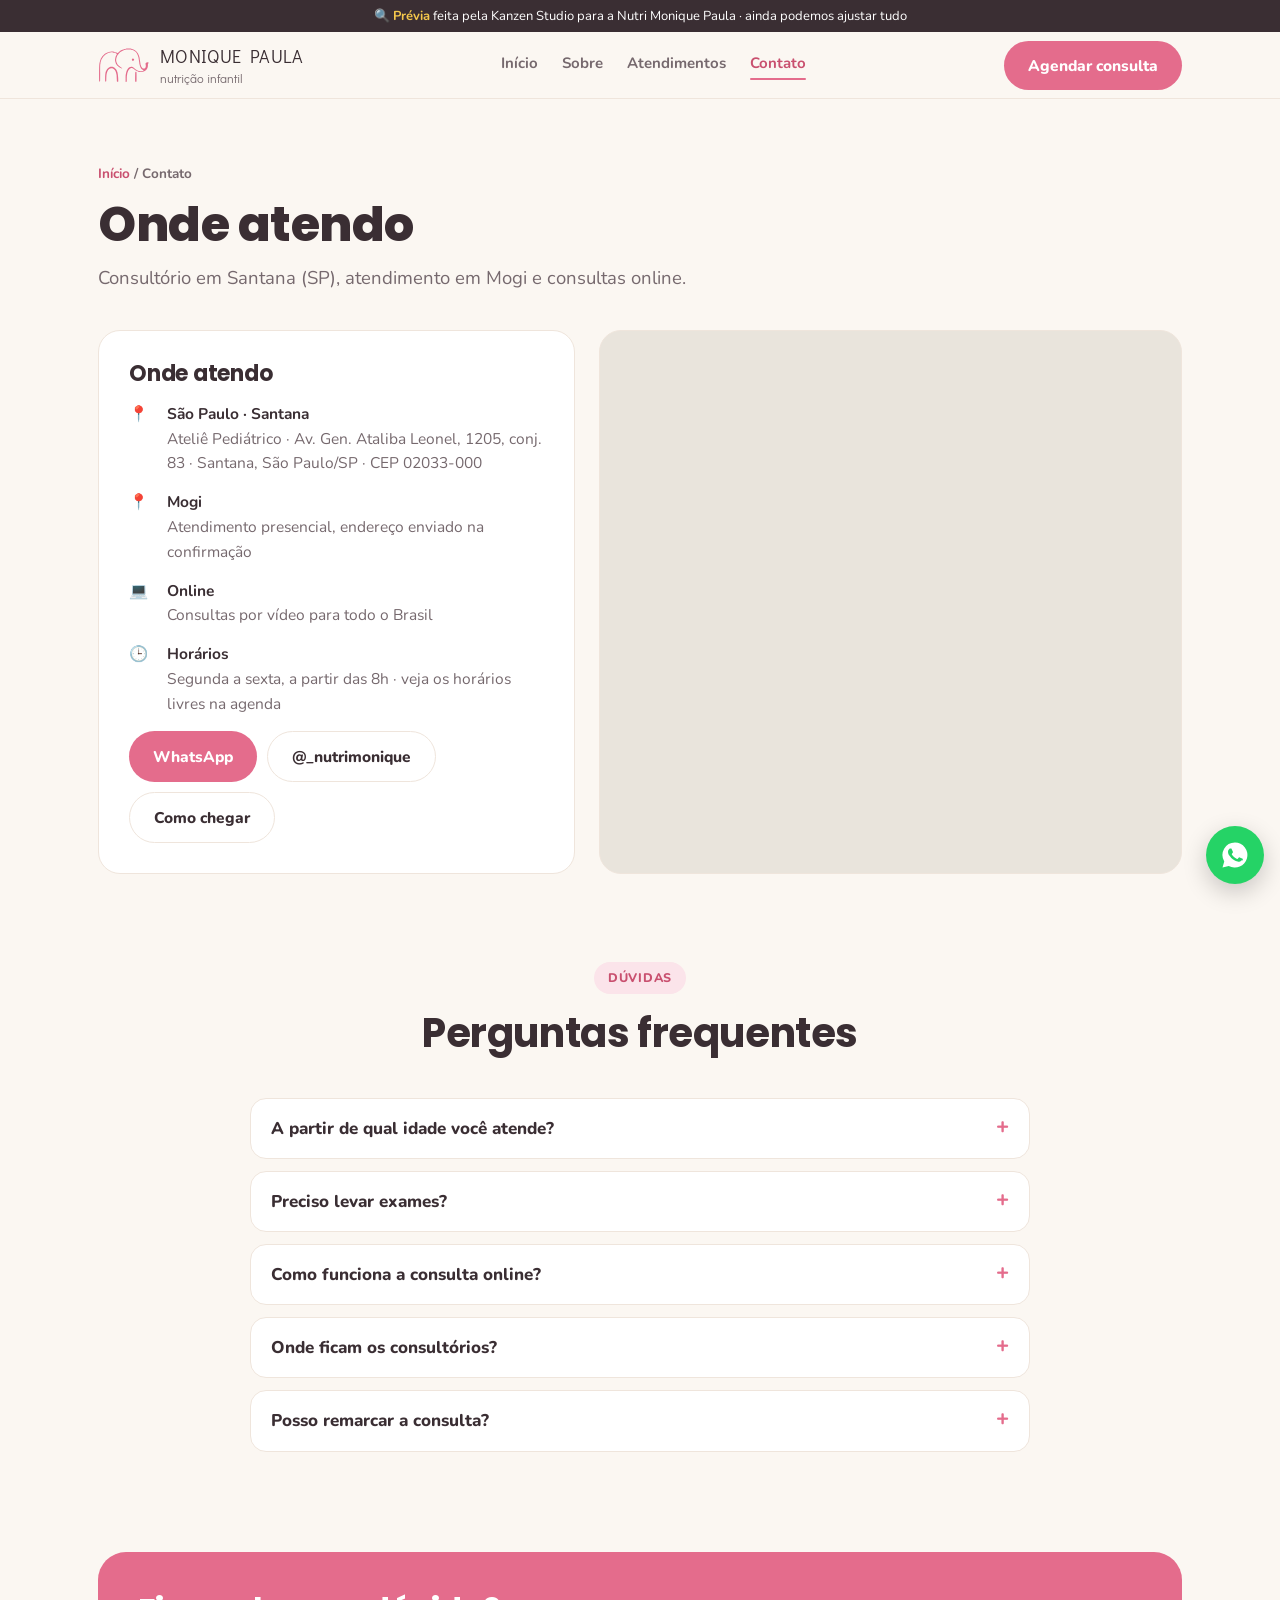
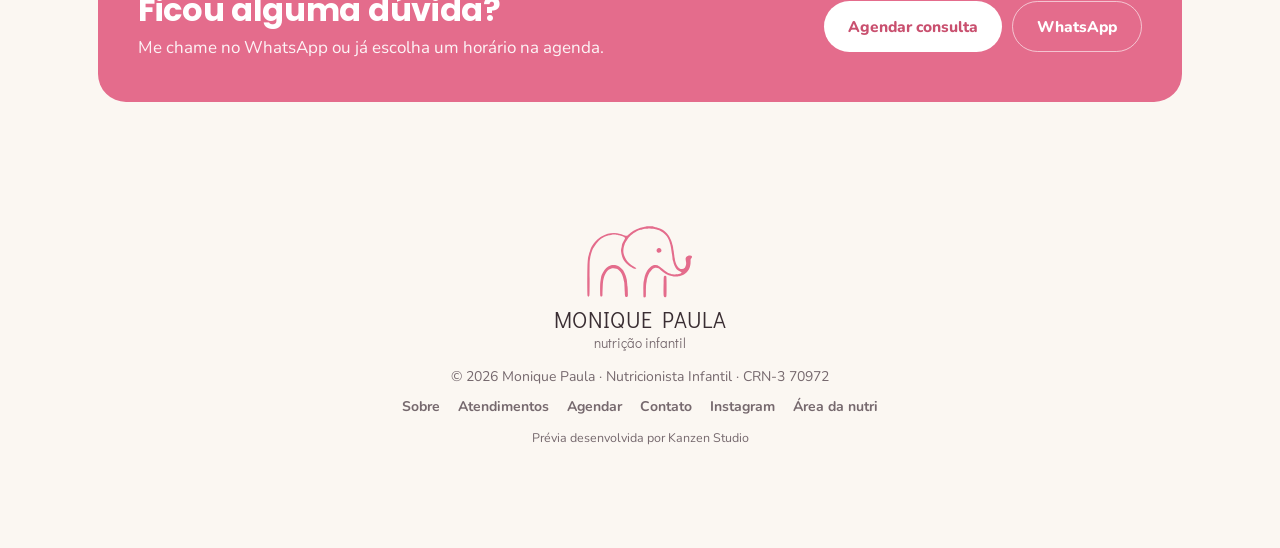
<file: monique/contato.html>
<!doctype html>
<html lang="pt-BR">
<head>
<meta charset="utf-8">
<meta name="viewport" content="width=device-width, initial-scale=1, viewport-fit=cover">
<meta name="robots" content="noindex, nofollow">
<meta name="theme-color" content="#e46c8c">
<title>Contato e endereço · Monique Paula Nutrição Infantil</title>
<meta name="description" content="Nutricionista infantil (USP, especialista pela Unifesp). Introdução alimentar, seletividade e obesidade infantil. Santana (SP), Mogi e online.">
<link rel="icon" href="data:image/svg+xml,%3Csvg%20xmlns%3D%27http%3A//www.w3.org/2000/svg%27%20viewBox%3D%27-40%20-200%201030%201030%27%3E%3Crect%20x%3D%27-40%27%20y%3D%27-200%27%20width%3D%271030%27%20height%3D%271030%27%20rx%3D%27515%27%20fill%3D%27%23e46c8c%27/%3E%3Cpath%20fill%3D%27%23fff%27%20fill-rule%3D%27evenodd%27%20d%3D%27M509%20616C504%20613%20504%20612%20504%20556C504%20507%20505%20478%20508%20474C508%20473%20509%20467%20511%20460C515%20438%20519%20423%20523%20414C525%20409%20528%20403%20529%20401C536%20383%20558%20357%20573%20347C583%20340%20596%20336%20608%20336C627%20336%20634%20340%20669%20369C689%20386%20713%20403%20720%20405C722%20406%20727%20408%20732%20410C743%20415%20753%20417%20770%20418C806%20419%20838%20410%20833%20400C832%20399%20829%20397%20825%20395C810%20390%20792%20376%20784%20363C777%20353%20765%20325%20764%20316C763%20311%20761%20303%20759%20298C756%20291%20756%20286%20755%20272C753%20253%20751%20242%20749%20234C749%20231%20748%20224%20747%20218C745%20202%20744%20193%20742%20185C741%20181%20740%20174%20739%20170C739%20166%20737%20159%20735%20156C734%20152%20732%20146%20731%20141C728%20128%20718%20107%20708%2091C692%2066%20657%2040%20631%2034C628%2033%20622%2031%20618%2030C606%2025%20598%2024%20572%2023C554%2022%20546%2022%20541%2023C537%2024%20530%2024%20525%2024C514%2024%20499%2027%20493%2030C491%2031%20486%2033%20481%2033C456%2038%20413%2064%20386%2090C374%20102%20353%20132%20348%20144C347%20146%20345%20151%20344%20154C340%20164%20333%20191%20332%20202C330%20218%20332%20232%20337%20250C346%20278%20361%20303%20382%20321C389%20328%20411%20344%20417%20347C425%20351%20439%20360%20441%20362C444%20366%20441%20370%20435%20370C427%20370%20404%20359%20390%20349C386%20346%20380%20342%20378%20340C372%20337%20349%20313%20343%20306C330%20290%20320%20267%20316%20246C310%20210%20310%20213%20314%20190C316%20183%20318%20173%20318%20168C320%20156%20328%20139%20335%20127C340%20119%20346%20107%20346%20105C346%20101%20337%2095%20324%2089C320%2087%20314%2085%20310%2084C307%2082%20300%2081%20295%2080C290%2079%20279%2078%20272%2076C256%2073%20242%2074%20224%2077C219%2078%20211%2080%20207%2080C201%2081%20197%2082%20192%2084C189%2086%20183%2088%20180%2089C167%2092%20140%20108%20126%20121C122%20125%20115%20131%20112%20135C97%20149%2068%20193%2064%20206C63%20208%2061%20214%2059%20219C55%20229%2048%20257%2046%20268C46%20272%2045%20278%2044%20282C40%20303%2040%20303%2040%20456C40%20597%2039%20600%2038%20603C33%20612%2027%20612%2023%20604C19%20598%2019%20345%2023%20310C24%20298%2025%20283%2026%20277C27%20270%2028%20265%2030%20258C32%20253%2034%20245%2035%20240C36%20235%2037%20229%2039%20226C40%20223%2042%20218%2043%20215C47%20201%2052%20188%2055%20183C57%20180%2061%20173%2065%20167C79%20141%20115%20105%20142%2090C196%2061%20249%2054%20304%2068C316%2071%20336%2078%20344%2081C361%2088%20362%2087%20382%2069C399%2054%20414%2043%20432%2034C448%2027%20478%2015%20490%2013C494%2012%20503%2010%20510%208C517%207%20525%205%20528%204C532%203%20541%203%20558%203C582%202%20582%202%20596%206C603%208%20614%2011%20620%2012C637%2016%20659%2026%20674%2035C696%2050%20720%2076%20731%2097C738%20110%20750%20139%20752%20148C752%20152%20755%20160%20757%20166C759%20173%20760%20179%20761%20186C761%20192%20763%20202%20764%20208C766%20215%20768%20225%20768%20232C769%20239%20770%20248%20771%20253C771%20258%20773%20269%20775%20279C776%20291%20778%20300%20781%20308C783%20314%20785%20321%20786%20324C787%20326%20790%20333%20793%20338C811%20372%20842%20382%20862%20361C865%20357%20866%20354%20870%20343C875%20328%20875%20321%20871%20302C868%20284%20868%20277%20873%20270C880%20259%20892%20254%20907%20254C924%20254%20930%20266%20919%20278C912%20285%20912%20287%20912%20307C912%20332%20910%20345%20901%20366C888%20397%20855%20424%20821%20431C816%20431%20809%20433%20805%20434C799%20436%20795%20436%20781%20436C765%20436%20764%20436%20748%20432C713%20423%20684%20407%20655%20381C634%20362%20616%20357%20596%20365C586%20369%20581%20373%20572%20384C568%20389%20563%20395%20561%20397C550%20411%20536%20449%20533%20475C532%20484%20530%20494%20529%20498C527%20508%20526%20536%20526%20574C526%20593%20526%20607%20525%20609C523%20615%20516%20618%20509%20616ZM686%20613C684%20612%20682%20609%20681%20606C678%20600%20677%20564%20679%20488C680%20439%20680%20437%20685%20432C691%20428%20701%20431%20703%20439C705%20444%20706%20598%20704%20604C701%20613%20693%20617%20686%20613ZM352%20612C347%20609%20344%20600%20344%20587C344%20581%20344%20571%20343%20563C342%20556%20342%20537%20341%20522C340%20495%20340%20492%20338%20483C336%20478%20334%20468%20333%20462C325%20416%20301%20380%20272%20369C248%20360%20221%20364%20204%20378C178%20399%20160%20442%20155%20490C154%20501%20151%20573%20151%20589C151%20602%20150%20606%20145%20609C139%20611%20133%20608%20132%20602C130%20593%20130%20521%20131%20500C133%20478%20139%20438%20141%20431C147%20415%20150%20409%20155%20401C172%20370%20193%20350%20219%20341C232%20336%20232%20336%20246%20336C261%20335%20265%20336%20286%20345C299%20351%20322%20371%20329%20383C330%20385%20333%20390%20336%20394C344%20407%20350%20421%20355%20440C356%20445%20358%20454%20360%20459C362%20468%20363%20476%20365%20503C365%20509%20366%20517%20367%20521C369%20534%20370%20552%20370%20578C371%20607%20371%20607%20363%20612C358%20614%20355%20615%20352%20612ZM628%20228C611%20217%20617%20192%20637%20189C651%20187%20664%20202%20660%20216C656%20229%20639%20235%20628%20228Z%27/%3E%3C/svg%3E">
<link rel="preconnect" href="https://fonts.googleapis.com">
<link rel="preconnect" href="https://fonts.gstatic.com" crossorigin>
<link href="https://fonts.googleapis.com/css2?family=Didact+Gothic&family=Poppins:wght@500;600;700;800&family=Nunito:wght@400;600;700;800&display=swap" rel="stylesheet">
<link rel="stylesheet" href="style.css?v=5">
</head>
<body>

<div class="preview-bar">🔍 <b>Prévia</b> feita pela Kanzen Studio para a Nutri Monique Paula · ainda podemos ajustar tudo</div>

<nav id="nav">
  <div class="wrap">
    <a class="logo" href="index.html" aria-label="Monique Paula, nutrição infantil · início">
      <svg viewBox="0 0 950 630" aria-hidden="true"><path fill="currentColor" fill-rule="evenodd" d="M509 616C504 613 504 612 504 556C504 507 505 478 508 474C508 473 509 467 511 460C515 438 519 423 523 414C525 409 528 403 529 401C536 383 558 357 573 347C583 340 596 336 608 336C627 336 634 340 669 369C689 386 713 403 720 405C722 406 727 408 732 410C743 415 753 417 770 418C806 419 838 410 833 400C832 399 829 397 825 395C810 390 792 376 784 363C777 353 765 325 764 316C763 311 761 303 759 298C756 291 756 286 755 272C753 253 751 242 749 234C749 231 748 224 747 218C745 202 744 193 742 185C741 181 740 174 739 170C739 166 737 159 735 156C734 152 732 146 731 141C728 128 718 107 708 91C692 66 657 40 631 34C628 33 622 31 618 30C606 25 598 24 572 23C554 22 546 22 541 23C537 24 530 24 525 24C514 24 499 27 493 30C491 31 486 33 481 33C456 38 413 64 386 90C374 102 353 132 348 144C347 146 345 151 344 154C340 164 333 191 332 202C330 218 332 232 337 250C346 278 361 303 382 321C389 328 411 344 417 347C425 351 439 360 441 362C444 366 441 370 435 370C427 370 404 359 390 349C386 346 380 342 378 340C372 337 349 313 343 306C330 290 320 267 316 246C310 210 310 213 314 190C316 183 318 173 318 168C320 156 328 139 335 127C340 119 346 107 346 105C346 101 337 95 324 89C320 87 314 85 310 84C307 82 300 81 295 80C290 79 279 78 272 76C256 73 242 74 224 77C219 78 211 80 207 80C201 81 197 82 192 84C189 86 183 88 180 89C167 92 140 108 126 121C122 125 115 131 112 135C97 149 68 193 64 206C63 208 61 214 59 219C55 229 48 257 46 268C46 272 45 278 44 282C40 303 40 303 40 456C40 597 39 600 38 603C33 612 27 612 23 604C19 598 19 345 23 310C24 298 25 283 26 277C27 270 28 265 30 258C32 253 34 245 35 240C36 235 37 229 39 226C40 223 42 218 43 215C47 201 52 188 55 183C57 180 61 173 65 167C79 141 115 105 142 90C196 61 249 54 304 68C316 71 336 78 344 81C361 88 362 87 382 69C399 54 414 43 432 34C448 27 478 15 490 13C494 12 503 10 510 8C517 7 525 5 528 4C532 3 541 3 558 3C582 2 582 2 596 6C603 8 614 11 620 12C637 16 659 26 674 35C696 50 720 76 731 97C738 110 750 139 752 148C752 152 755 160 757 166C759 173 760 179 761 186C761 192 763 202 764 208C766 215 768 225 768 232C769 239 770 248 771 253C771 258 773 269 775 279C776 291 778 300 781 308C783 314 785 321 786 324C787 326 790 333 793 338C811 372 842 382 862 361C865 357 866 354 870 343C875 328 875 321 871 302C868 284 868 277 873 270C880 259 892 254 907 254C924 254 930 266 919 278C912 285 912 287 912 307C912 332 910 345 901 366C888 397 855 424 821 431C816 431 809 433 805 434C799 436 795 436 781 436C765 436 764 436 748 432C713 423 684 407 655 381C634 362 616 357 596 365C586 369 581 373 572 384C568 389 563 395 561 397C550 411 536 449 533 475C532 484 530 494 529 498C527 508 526 536 526 574C526 593 526 607 525 609C523 615 516 618 509 616ZM686 613C684 612 682 609 681 606C678 600 677 564 679 488C680 439 680 437 685 432C691 428 701 431 703 439C705 444 706 598 704 604C701 613 693 617 686 613ZM352 612C347 609 344 600 344 587C344 581 344 571 343 563C342 556 342 537 341 522C340 495 340 492 338 483C336 478 334 468 333 462C325 416 301 380 272 369C248 360 221 364 204 378C178 399 160 442 155 490C154 501 151 573 151 589C151 602 150 606 145 609C139 611 133 608 132 602C130 593 130 521 131 500C133 478 139 438 141 431C147 415 150 409 155 401C172 370 193 350 219 341C232 336 232 336 246 336C261 335 265 336 286 345C299 351 322 371 329 383C330 385 333 390 336 394C344 407 350 421 355 440C356 445 358 454 360 459C362 468 363 476 365 503C365 509 366 517 367 521C369 534 370 552 370 578C371 607 371 607 363 612C358 614 355 615 352 612ZM628 228C611 217 617 192 637 189C651 187 664 202 660 216C656 229 639 235 628 228Z"/></svg>
      <span class="wm"><b>MONIQUE PAULA</b><small>nutrição infantil</small></span>
    </a>
    <div class="links"><a href="index.html">Início</a><a href="sobre.html">Sobre</a><a href="atendimentos.html">Atendimentos</a><a href="contato.html" class="on">Contato</a></div>
    <div class="nav-cta">
      <a class="btn btn-pink" href="agendar.html">Agendar consulta</a>
      <button class="burger" id="burger" aria-label="Abrir menu" aria-expanded="false"><span></span><span></span><span></span></button>
    </div>
  </div>
  <div class="mmenu" id="mmenu">
    <a href="index.html">Início</a><a href="sobre.html">Sobre mim</a><a href="atendimentos.html">Atendimentos</a><a href="contato.html" class="on">Contato</a>
    <a class="btn btn-pink" href="agendar.html">Agendar consulta</a>
  </div>
</nav>

<main>
<header class="phead"><div class="wrap"><div class="crumb"><a href="index.html">Início</a> / Contato</div><h1>Onde atendo</h1><p>Consultório em Santana (SP), atendimento em Mogi e consultas online.</p></div></header>
<section class="contact" id="contato" style="padding-top:8px">
  <div class="wrap">
    <div class="c-box">
      <h3>Onde atendo</h3>
      <div class="c-row">📍<span><b>São Paulo · Santana</b>Ateliê Pediátrico · Av. Gen. Ataliba Leonel, 1205, conj. 83 · Santana, São Paulo/SP · CEP 02033-000</span></div>
      <div class="c-row">📍<span><b>Mogi</b>Atendimento presencial, endereço enviado na confirmação</span></div>
      <div class="c-row">💻<span><b>Online</b>Consultas por vídeo para todo o Brasil</span></div>
      <div class="c-row">🕒<span><b>Horários</b>Segunda a sexta, a partir das 8h · veja os horários livres na agenda</span></div>
      <div class="c-actions">
        <a class="btn btn-pink" data-wa target="_blank" rel="noopener">WhatsApp</a>
        <a class="btn btn-line" href="https://www.instagram.com/_nutrimonique/" target="_blank" rel="noopener">@_nutrimonique</a>
        <a class="btn btn-line" href="https://www.google.com/maps/dir/?api=1&destination=Av.+Gen.+Ataliba+Leonel,+1205+-+Santana,+S%C3%A3o+Paulo+-+SP,+02033-000" target="_blank" rel="noopener">Como chegar</a>
      </div>
    </div>
    <div class="map"><iframe title="Mapa do consultório em Santana" loading="lazy" referrerpolicy="no-referrer-when-downgrade" src="https://maps.google.com/maps?q=Av.%20Gen.%20Ataliba%20Leonel%2C%201205%20-%20Santana%2C%20S%C3%A3o%20Paulo%20-%20SP%2C%2002033-000&z=16&output=embed"></iframe></div>
  </div>
</section>
<section id="duvidas" style="padding-top:0">
  <div class="wrap">
    <div class="sh center"><span class="tag">Dúvidas</span><h2>Perguntas frequentes</h2></div>
    <div class="faq">
      <details><summary>A partir de qual idade você atende?</summary><p>Atendo somente crianças e adolescentes, de 0 a 18 anos: desde bebês começando a introdução alimentar até a adolescência.</p></details>
      <details><summary>Preciso levar exames?</summary><p>Se tiver exames recentes, leve ou envie antes. Se não tiver, avalio na consulta se é preciso pedir algum.</p></details>
      <details><summary>Como funciona a consulta online?</summary><p>É uma videochamada no mesmo formato da presencial. O plano alimentar e as receitas chegam pelo WhatsApp.</p></details>
      <details><summary>Onde ficam os consultórios?</summary><p>Em São Paulo, no Ateliê Pediátrico, na Av. Gen. Ataliba Leonel, 1205 (Santana). Também atendo em Mogi; o endereço é enviado na confirmação.</p></details>
      <details><summary>Posso remarcar a consulta?</summary><p>Pode, com até 24 horas de antecedência, pelo link que chega na confirmação ou pelo WhatsApp.</p></details>
    </div>
  </div>
</section>
<section style="padding-top:0"><div class="wrap"><div class="cta-strip"><div><h2>Ficou alguma dúvida?</h2><p>Me chame no WhatsApp ou já escolha um horário na agenda.</p></div><div class="acts"><a class="btn" href="agendar.html">Agendar consulta</a><a class="btn ghost" data-wa target="_blank" rel="noopener">WhatsApp</a></div></div></div></section>
</main>

<footer>
  <div class="wrap">
    <div class="flogo"><svg viewBox="0 0 950 630" aria-hidden="true"><path fill="currentColor" fill-rule="evenodd" d="M509 616C504 613 504 612 504 556C504 507 505 478 508 474C508 473 509 467 511 460C515 438 519 423 523 414C525 409 528 403 529 401C536 383 558 357 573 347C583 340 596 336 608 336C627 336 634 340 669 369C689 386 713 403 720 405C722 406 727 408 732 410C743 415 753 417 770 418C806 419 838 410 833 400C832 399 829 397 825 395C810 390 792 376 784 363C777 353 765 325 764 316C763 311 761 303 759 298C756 291 756 286 755 272C753 253 751 242 749 234C749 231 748 224 747 218C745 202 744 193 742 185C741 181 740 174 739 170C739 166 737 159 735 156C734 152 732 146 731 141C728 128 718 107 708 91C692 66 657 40 631 34C628 33 622 31 618 30C606 25 598 24 572 23C554 22 546 22 541 23C537 24 530 24 525 24C514 24 499 27 493 30C491 31 486 33 481 33C456 38 413 64 386 90C374 102 353 132 348 144C347 146 345 151 344 154C340 164 333 191 332 202C330 218 332 232 337 250C346 278 361 303 382 321C389 328 411 344 417 347C425 351 439 360 441 362C444 366 441 370 435 370C427 370 404 359 390 349C386 346 380 342 378 340C372 337 349 313 343 306C330 290 320 267 316 246C310 210 310 213 314 190C316 183 318 173 318 168C320 156 328 139 335 127C340 119 346 107 346 105C346 101 337 95 324 89C320 87 314 85 310 84C307 82 300 81 295 80C290 79 279 78 272 76C256 73 242 74 224 77C219 78 211 80 207 80C201 81 197 82 192 84C189 86 183 88 180 89C167 92 140 108 126 121C122 125 115 131 112 135C97 149 68 193 64 206C63 208 61 214 59 219C55 229 48 257 46 268C46 272 45 278 44 282C40 303 40 303 40 456C40 597 39 600 38 603C33 612 27 612 23 604C19 598 19 345 23 310C24 298 25 283 26 277C27 270 28 265 30 258C32 253 34 245 35 240C36 235 37 229 39 226C40 223 42 218 43 215C47 201 52 188 55 183C57 180 61 173 65 167C79 141 115 105 142 90C196 61 249 54 304 68C316 71 336 78 344 81C361 88 362 87 382 69C399 54 414 43 432 34C448 27 478 15 490 13C494 12 503 10 510 8C517 7 525 5 528 4C532 3 541 3 558 3C582 2 582 2 596 6C603 8 614 11 620 12C637 16 659 26 674 35C696 50 720 76 731 97C738 110 750 139 752 148C752 152 755 160 757 166C759 173 760 179 761 186C761 192 763 202 764 208C766 215 768 225 768 232C769 239 770 248 771 253C771 258 773 269 775 279C776 291 778 300 781 308C783 314 785 321 786 324C787 326 790 333 793 338C811 372 842 382 862 361C865 357 866 354 870 343C875 328 875 321 871 302C868 284 868 277 873 270C880 259 892 254 907 254C924 254 930 266 919 278C912 285 912 287 912 307C912 332 910 345 901 366C888 397 855 424 821 431C816 431 809 433 805 434C799 436 795 436 781 436C765 436 764 436 748 432C713 423 684 407 655 381C634 362 616 357 596 365C586 369 581 373 572 384C568 389 563 395 561 397C550 411 536 449 533 475C532 484 530 494 529 498C527 508 526 536 526 574C526 593 526 607 525 609C523 615 516 618 509 616ZM686 613C684 612 682 609 681 606C678 600 677 564 679 488C680 439 680 437 685 432C691 428 701 431 703 439C705 444 706 598 704 604C701 613 693 617 686 613ZM352 612C347 609 344 600 344 587C344 581 344 571 343 563C342 556 342 537 341 522C340 495 340 492 338 483C336 478 334 468 333 462C325 416 301 380 272 369C248 360 221 364 204 378C178 399 160 442 155 490C154 501 151 573 151 589C151 602 150 606 145 609C139 611 133 608 132 602C130 593 130 521 131 500C133 478 139 438 141 431C147 415 150 409 155 401C172 370 193 350 219 341C232 336 232 336 246 336C261 335 265 336 286 345C299 351 322 371 329 383C330 385 333 390 336 394C344 407 350 421 355 440C356 445 358 454 360 459C362 468 363 476 365 503C365 509 366 517 367 521C369 534 370 552 370 578C371 607 371 607 363 612C358 614 355 615 352 612ZM628 228C611 217 617 192 637 189C651 187 664 202 660 216C656 229 639 235 628 228Z"/></svg><b>MONIQUE PAULA</b><small>nutrição infantil</small></div>
    <div>© <span id="ano"></span> Monique Paula · Nutricionista Infantil · CRN-3 70972</div>
    <div class="row"><a href="sobre.html">Sobre</a><a href="atendimentos.html">Atendimentos</a><a href="agendar.html">Agendar</a><a href="contato.html">Contato</a><a href="https://www.instagram.com/_nutrimonique/" target="_blank" rel="noopener">Instagram</a><a href="painel.html">Área da nutri</a></div>
    <div class="kz">Prévia desenvolvida por Kanzen Studio</div>
  </div>
</footer>

<a class="wa-float" data-wa target="_blank" rel="noopener" aria-label="Falar no WhatsApp"><svg viewBox="0 0 24 24"><path d="M12 2a10 10 0 0 0-8.6 15.1L2 22l5-1.3A10 10 0 1 0 12 2zm5.3 14.1c-.2.6-1.3 1.2-1.8 1.2-.5.1-1 .1-3.3-.8-2.8-1.1-4.5-3.9-4.7-4.1-.1-.2-1.1-1.5-1.1-2.9s.7-2.1 1-2.4c.3-.3.6-.3.8-.3h.6c.2 0 .4 0 .6.5l.9 2.1c.1.2.1.3 0 .5l-.3.5-.4.5c-.1.1-.3.3-.1.6.2.3.8 1.3 1.7 2.1 1.1 1 2.1 1.3 2.4 1.5.3.1.5.1.6-.1l.9-1c.2-.3.4-.2.6-.1l2 .9c.3.1.5.2.5.3.1.2.1.7-.1 1.3z"/></svg></a>

<script src="site.js?v=5"></script>

</body>
</html>
</file>
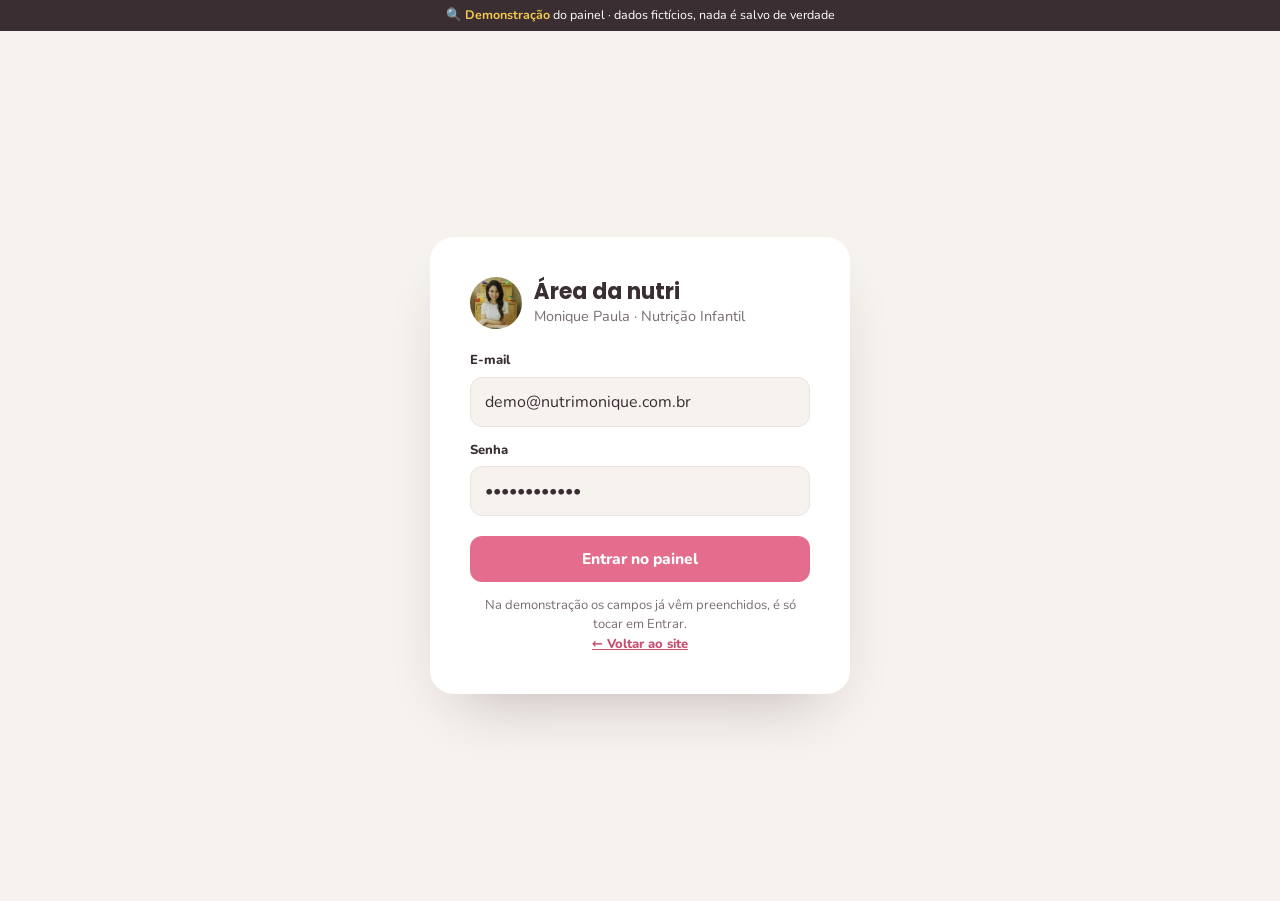
<file: monique/painel.html>
<!doctype html>
<html lang="pt-BR">
<head>
<meta charset="utf-8">
<meta name="viewport" content="width=device-width, initial-scale=1, viewport-fit=cover">
<meta name="robots" content="noindex, nofollow">
<meta name="theme-color" content="#3a2e33">
<link rel="icon" href="data:image/svg+xml,%3Csvg%20xmlns%3D%27http%3A//www.w3.org/2000/svg%27%20viewBox%3D%27-40%20-200%201030%201030%27%3E%3Crect%20x%3D%27-40%27%20y%3D%27-200%27%20width%3D%271030%27%20height%3D%271030%27%20rx%3D%27515%27%20fill%3D%27%23e46c8c%27/%3E%3Cpath%20fill%3D%27%23fff%27%20fill-rule%3D%27evenodd%27%20d%3D%27M509%20616C504%20613%20504%20612%20504%20556C504%20507%20505%20478%20508%20474C508%20473%20509%20467%20511%20460C515%20438%20519%20423%20523%20414C525%20409%20528%20403%20529%20401C536%20383%20558%20357%20573%20347C583%20340%20596%20336%20608%20336C627%20336%20634%20340%20669%20369C689%20386%20713%20403%20720%20405C722%20406%20727%20408%20732%20410C743%20415%20753%20417%20770%20418C806%20419%20838%20410%20833%20400C832%20399%20829%20397%20825%20395C810%20390%20792%20376%20784%20363C777%20353%20765%20325%20764%20316C763%20311%20761%20303%20759%20298C756%20291%20756%20286%20755%20272C753%20253%20751%20242%20749%20234C749%20231%20748%20224%20747%20218C745%20202%20744%20193%20742%20185C741%20181%20740%20174%20739%20170C739%20166%20737%20159%20735%20156C734%20152%20732%20146%20731%20141C728%20128%20718%20107%20708%2091C692%2066%20657%2040%20631%2034C628%2033%20622%2031%20618%2030C606%2025%20598%2024%20572%2023C554%2022%20546%2022%20541%2023C537%2024%20530%2024%20525%2024C514%2024%20499%2027%20493%2030C491%2031%20486%2033%20481%2033C456%2038%20413%2064%20386%2090C374%20102%20353%20132%20348%20144C347%20146%20345%20151%20344%20154C340%20164%20333%20191%20332%20202C330%20218%20332%20232%20337%20250C346%20278%20361%20303%20382%20321C389%20328%20411%20344%20417%20347C425%20351%20439%20360%20441%20362C444%20366%20441%20370%20435%20370C427%20370%20404%20359%20390%20349C386%20346%20380%20342%20378%20340C372%20337%20349%20313%20343%20306C330%20290%20320%20267%20316%20246C310%20210%20310%20213%20314%20190C316%20183%20318%20173%20318%20168C320%20156%20328%20139%20335%20127C340%20119%20346%20107%20346%20105C346%20101%20337%2095%20324%2089C320%2087%20314%2085%20310%2084C307%2082%20300%2081%20295%2080C290%2079%20279%2078%20272%2076C256%2073%20242%2074%20224%2077C219%2078%20211%2080%20207%2080C201%2081%20197%2082%20192%2084C189%2086%20183%2088%20180%2089C167%2092%20140%20108%20126%20121C122%20125%20115%20131%20112%20135C97%20149%2068%20193%2064%20206C63%20208%2061%20214%2059%20219C55%20229%2048%20257%2046%20268C46%20272%2045%20278%2044%20282C40%20303%2040%20303%2040%20456C40%20597%2039%20600%2038%20603C33%20612%2027%20612%2023%20604C19%20598%2019%20345%2023%20310C24%20298%2025%20283%2026%20277C27%20270%2028%20265%2030%20258C32%20253%2034%20245%2035%20240C36%20235%2037%20229%2039%20226C40%20223%2042%20218%2043%20215C47%20201%2052%20188%2055%20183C57%20180%2061%20173%2065%20167C79%20141%20115%20105%20142%2090C196%2061%20249%2054%20304%2068C316%2071%20336%2078%20344%2081C361%2088%20362%2087%20382%2069C399%2054%20414%2043%20432%2034C448%2027%20478%2015%20490%2013C494%2012%20503%2010%20510%208C517%207%20525%205%20528%204C532%203%20541%203%20558%203C582%202%20582%202%20596%206C603%208%20614%2011%20620%2012C637%2016%20659%2026%20674%2035C696%2050%20720%2076%20731%2097C738%20110%20750%20139%20752%20148C752%20152%20755%20160%20757%20166C759%20173%20760%20179%20761%20186C761%20192%20763%20202%20764%20208C766%20215%20768%20225%20768%20232C769%20239%20770%20248%20771%20253C771%20258%20773%20269%20775%20279C776%20291%20778%20300%20781%20308C783%20314%20785%20321%20786%20324C787%20326%20790%20333%20793%20338C811%20372%20842%20382%20862%20361C865%20357%20866%20354%20870%20343C875%20328%20875%20321%20871%20302C868%20284%20868%20277%20873%20270C880%20259%20892%20254%20907%20254C924%20254%20930%20266%20919%20278C912%20285%20912%20287%20912%20307C912%20332%20910%20345%20901%20366C888%20397%20855%20424%20821%20431C816%20431%20809%20433%20805%20434C799%20436%20795%20436%20781%20436C765%20436%20764%20436%20748%20432C713%20423%20684%20407%20655%20381C634%20362%20616%20357%20596%20365C586%20369%20581%20373%20572%20384C568%20389%20563%20395%20561%20397C550%20411%20536%20449%20533%20475C532%20484%20530%20494%20529%20498C527%20508%20526%20536%20526%20574C526%20593%20526%20607%20525%20609C523%20615%20516%20618%20509%20616ZM686%20613C684%20612%20682%20609%20681%20606C678%20600%20677%20564%20679%20488C680%20439%20680%20437%20685%20432C691%20428%20701%20431%20703%20439C705%20444%20706%20598%20704%20604C701%20613%20693%20617%20686%20613ZM352%20612C347%20609%20344%20600%20344%20587C344%20581%20344%20571%20343%20563C342%20556%20342%20537%20341%20522C340%20495%20340%20492%20338%20483C336%20478%20334%20468%20333%20462C325%20416%20301%20380%20272%20369C248%20360%20221%20364%20204%20378C178%20399%20160%20442%20155%20490C154%20501%20151%20573%20151%20589C151%20602%20150%20606%20145%20609C139%20611%20133%20608%20132%20602C130%20593%20130%20521%20131%20500C133%20478%20139%20438%20141%20431C147%20415%20150%20409%20155%20401C172%20370%20193%20350%20219%20341C232%20336%20232%20336%20246%20336C261%20335%20265%20336%20286%20345C299%20351%20322%20371%20329%20383C330%20385%20333%20390%20336%20394C344%20407%20350%20421%20355%20440C356%20445%20358%20454%20360%20459C362%20468%20363%20476%20365%20503C365%20509%20366%20517%20367%20521C369%20534%20370%20552%20370%20578C371%20607%20371%20607%20363%20612C358%20614%20355%20615%20352%20612ZM628%20228C611%20217%20617%20192%20637%20189C651%20187%20664%20202%20660%20216C656%20229%20639%20235%20628%20228Z%27/%3E%3C/svg%3E">
<title>Painel · Monique Paula Nutrição Infantil</title>
<link rel="preconnect" href="https://fonts.googleapis.com">
<link rel="preconnect" href="https://fonts.gstatic.com" crossorigin>
<link href="https://fonts.googleapis.com/css2?family=Poppins:wght@500;600;700&family=Nunito:wght@400;600;700;800&display=swap" rel="stylesheet">
<style>
:root{--bg:#f6f2ee;--surface:#fff;--ink:#3a2e33;--muted:#7a6d72;--pink:#e46c8c;--pink-d:#c9506f;--pink-soft:#fbe4ea;--olive:#a9b83c;--olive-d:#6f7a1f;--olive-soft:#eef2d6;--line:#ece4dc;--warn:#f5c84c;--red:#d6455d;--r:18px}
*{box-sizing:border-box;margin:0;padding:0}
html{-webkit-text-size-adjust:100%}
body{background:var(--bg);color:var(--ink);font-family:Nunito,system-ui,sans-serif;font-size:15.5px;line-height:1.5;overflow-x:hidden}
h1,h2,h3{font-family:Poppins,system-ui,sans-serif;line-height:1.2}
button,input,select{font:inherit;color:inherit}
.btn{display:inline-flex;align-items:center;justify-content:center;gap:6px;border:0;cursor:pointer;font-weight:800;padding:11px 18px;min-height:44px;border-radius:12px;text-decoration:none;white-space:nowrap}
.btn-pink{background:var(--pink);color:#fff}.btn-pink:hover{background:var(--pink-d)}
.btn-line{background:var(--surface);border:1.5px solid var(--line)}
.btn-sm{padding:6px 12px;min-height:34px;font-size:13.5px;border-radius:10px}
.demo{background:var(--ink);color:#fff;text-align:center;font-size:12.5px;padding:6px 12px}
.demo b{color:var(--warn)}

/* login */
#login{min-height:calc(100vh - 30px);display:grid;place-items:center;padding:24px 16px}
.lcard{background:var(--surface);border-radius:24px;padding:clamp(24px,5vw,40px);width:100%;max-width:420px;box-shadow:0 30px 60px -30px rgba(60,30,40,.3)}
.lcard .lg{display:flex;align-items:center;gap:12px;margin-bottom:22px}
.lcard .lg img{width:52px;height:52px;border-radius:50%;object-fit:cover}
.lcard h1{font-size:22px}
.lcard p{color:var(--muted);font-size:14.5px}
.lcard label{display:block;font-weight:800;font-size:13px;margin:14px 0 6px}
.lcard input{width:100%;border:1.5px solid var(--line);border-radius:12px;padding:12px 14px;background:var(--bg);font-size:16px}
.lcard .btn{width:100%;margin-top:20px}
.lcard .hint a{color:var(--pink-d);font-weight:800}
.lcard .hint{margin-top:14px;font-size:13px;color:var(--muted);text-align:center}

/* app */
#app{display:none;min-height:calc(100vh - 30px)}
.layout{display:grid;grid-template-columns:240px 1fr;min-height:calc(100vh - 30px)}
aside{background:var(--ink);color:#fff;padding:22px 14px;display:flex;flex-direction:column;gap:4px;position:sticky;top:0;height:calc(100vh - 30px)}
aside .me{display:flex;gap:10px;align-items:center;padding:0 8px 18px;border-bottom:1px solid rgba(255,255,255,.1);margin-bottom:12px}
aside .me img{width:42px;height:42px;border-radius:50%;object-fit:cover}
aside .me b{display:block;font-size:14.5px}aside .me small{opacity:.65;font-size:12.5px}
.tab{display:flex;gap:10px;align-items:center;width:100%;text-align:left;background:none;border:0;color:#fff;opacity:.72;padding:12px 12px;border-radius:12px;cursor:pointer;font-weight:800}
.tab:hover{opacity:1;background:rgba(255,255,255,.06)}
.tab.on{opacity:1;background:var(--pink)}
.tab .i{width:22px;text-align:center}
aside .bottom{margin-top:auto;display:grid;gap:4px}
aside a.tab{text-decoration:none}
main{padding:clamp(16px,3vw,32px);min-width:0}
.top{display:flex;justify-content:space-between;align-items:flex-end;gap:12px;flex-wrap:wrap;margin-bottom:22px}
.top h2{font-size:clamp(21px,2.6vw,27px)}
.top p{color:var(--muted)}
.view{display:none}.view.on{display:block}

.kpis{display:grid;grid-template-columns:repeat(4,1fr);gap:14px;margin-bottom:18px}
.kpi{background:var(--surface);border:1px solid var(--line);border-radius:var(--r);padding:16px 18px}
.kpi small{color:var(--muted);font-weight:800;font-size:12.5px;text-transform:uppercase;letter-spacing:.04em}
.kpi b{display:block;font:700 clamp(22px,2.6vw,28px) Poppins,sans-serif;margin:4px 0 2px}
.kpi span{font-size:13px;font-weight:800;color:var(--olive-d)}
.kpi span.down{color:var(--red)}
.cols{display:grid;grid-template-columns:1.25fr 1fr;gap:16px}
.box{background:var(--surface);border:1px solid var(--line);border-radius:var(--r);padding:18px;min-width:0;margin-bottom:16px}
.box h3{font-size:16.5px;margin-bottom:12px;display:flex;justify-content:space-between;align-items:center;gap:8px}
.box h3 small{font:700 13px Nunito,system-ui,sans-serif;color:var(--muted)}
.empty{color:var(--muted);font-size:14.5px;padding:10px 0}

.appt{display:grid;grid-template-columns:62px 1fr auto;gap:12px;align-items:center;padding:12px 0;border-top:1px solid var(--line)}
.appt:first-of-type{border-top:0}
.appt .h{font:700 15px Poppins,system-ui,sans-serif;color:var(--pink-d)}
.appt .who b{display:block;font-size:15px}
.appt .who small{color:var(--muted);font-size:13px}
.pill{display:inline-block;font-size:12px;font-weight:800;padding:3px 10px;border-radius:999px;white-space:nowrap}
.p-conf{background:var(--olive-soft);color:var(--olive-d)}
.p-real{background:#e6eef9;color:#2f5d9a}
.p-falt{background:#fde3e7;color:var(--red)}
.p-pend{background:#fdf1cf;color:#8a6a00}
.p-novo{background:var(--pink);color:#fff;margin-left:6px}
.acts{display:flex;gap:6px;flex-wrap:wrap;justify-content:flex-end}

.bars{display:flex;align-items:flex-end;gap:10px;height:170px;padding-top:10px}
.bar{flex:1;display:flex;flex-direction:column;align-items:center;gap:6px;height:100%;justify-content:flex-end}
.bar div{width:100%;max-width:46px;background:var(--pink-soft);border-radius:8px 8px 4px 4px;position:relative}
.bar div.cur{background:var(--pink)}
.bar small{font-size:12px;color:var(--muted);font-weight:700}
.bar em{font-style:normal;font-size:11.5px;font-weight:800}
.split{display:grid;gap:10px}
.split .row{display:grid;grid-template-columns:1fr auto;gap:8px;font-size:14.5px}
.split .track{grid-column:1/-1;height:8px;background:var(--bg);border-radius:6px;overflow:hidden}
.split .track i{display:block;height:100%;background:var(--olive)}

.week{display:grid;grid-template-columns:repeat(5,minmax(0,1fr));gap:10px}
.day{background:var(--surface);border:1px solid var(--line);border-radius:var(--r);padding:12px;min-width:0}
.day h4{font:700 14px Poppins,system-ui,sans-serif;margin-bottom:8px;display:flex;justify-content:space-between}
.day h4 small{font:700 12px Nunito,system-ui,sans-serif;color:var(--muted)}
.slot{border-radius:10px;padding:8px 10px;margin-bottom:6px;font-size:13px;background:var(--bg);border-left:4px solid var(--olive);cursor:pointer}
.slot.site{border-left-color:var(--pink);background:var(--pink-soft)}
.slot.falt{opacity:.55;border-left-color:var(--red)}
.slot b{display:block;font-size:13px}
.slot span{color:var(--muted);font-size:12px}
.wnav{display:flex;gap:8px;align-items:center}

table{width:100%;border-collapse:collapse}
th{text-align:left;font-size:12.5px;color:var(--muted);text-transform:uppercase;letter-spacing:.04em;padding:8px 10px;border-bottom:1px solid var(--line)}
td{padding:11px 10px;border-bottom:1px solid var(--line);font-size:14.5px;vertical-align:middle}
tr:hover td{background:#fcfaf8}
.search{width:100%;max-width:320px;border:1.5px solid var(--line);border-radius:12px;padding:10px 14px;background:var(--surface);font-size:16px}
.tw{overflow-x:auto;-webkit-overflow-scrolling:touch}

.set{display:grid;grid-template-columns:1fr auto;gap:10px;align-items:center;padding:12px 0;border-top:1px solid var(--line)}
.set:first-of-type{border-top:0}
.set small{display:block;color:var(--muted);font-size:13px}
.set input[type=number]{width:110px;border:1.5px solid var(--line);border-radius:10px;padding:8px 10px;background:var(--bg)}
.sw{position:relative;width:48px;height:28px;flex:none}
.sw input{opacity:0;width:0;height:0}
.sw span{position:absolute;inset:0;background:#d8cfc8;border-radius:99px;cursor:pointer;transition:.2s}
.sw span::after{content:"";position:absolute;width:22px;height:22px;left:3px;top:3px;background:#fff;border-radius:50%;transition:.2s}
.sw input:checked+span{background:var(--olive-d)}
.sw input:checked+span::after{transform:translateX(20px)}

.modal{position:fixed;inset:0;background:rgba(30,20,25,.5);display:none;align-items:center;justify-content:center;padding:16px;z-index:60}
.modal.on{display:flex}
.mbox{background:var(--surface);border-radius:20px;padding:22px;width:100%;max-width:440px;max-height:90vh;overflow:auto}
.mbox h3{margin-bottom:12px}
.mbox label{display:block;font-weight:800;font-size:13px;margin:10px 0 5px}
.mbox input,.mbox select{width:100%;border:1.5px solid var(--line);border-radius:10px;padding:10px 12px;background:var(--bg);font-size:16px}
.mbox .row2{display:grid;grid-template-columns:1fr 1fr;gap:10px}
.mbox .ft{display:flex;gap:8px;justify-content:flex-end;margin-top:18px;flex-wrap:wrap}
.toast{position:fixed;left:50%;bottom:90px;transform:translateX(-50%);background:var(--ink);color:#fff;padding:12px 18px;border-radius:12px;font-weight:700;font-size:14px;opacity:0;transition:.25s;pointer-events:none;z-index:70;max-width:90vw;text-align:center}
.toast.on{opacity:1}

/* responsivo */
@media(max-width:1100px){.kpis{grid-template-columns:repeat(2,1fr)}.cols{grid-template-columns:1fr}.week{grid-template-columns:repeat(auto-fill,minmax(180px,1fr))}}
@media(max-width:820px){
  .layout{grid-template-columns:1fr}
  aside{position:fixed;bottom:0;left:0;right:0;top:auto;height:auto;flex-direction:row;padding:6px 6px calc(6px + env(safe-area-inset-bottom));z-index:50;gap:2px;justify-content:space-around}
  aside .me,aside .bottom{display:none}
  .tab{flex-direction:column;gap:2px;font-size:11px;padding:7px 4px;text-align:center;justify-content:center;flex:1;border-radius:10px}
  .tab .i{font-size:19px;width:auto}
  main{padding-bottom:96px}
  .mobile-top{display:flex!important}
}
@media(max-width:520px){
  .kpis{gap:10px}.kpi{padding:12px 14px}
  .appt{grid-template-columns:52px 1fr}
  .appt .acts{grid-column:1/-1;justify-content:flex-start}
  .hide-sm{display:none}
  .mbox .row2{grid-template-columns:1fr}
}
.mobile-top{display:none;justify-content:space-between;align-items:center;margin-bottom:14px}
.mobile-top a{color:var(--ink)}
.mobile-top .me{display:flex;gap:10px;align-items:center}
.mobile-top img{width:38px;height:38px;border-radius:50%;object-fit:cover}
</style>
</head>
<body>
<div class="demo">🔍 <b>Demonstração</b> do painel · dados fictícios, nada é salvo de verdade</div>

<!-- LOGIN -->
<section id="login">
  <form class="lcard" id="lform">
    <div class="lg"><img src="img/perfil.jpg" alt=""><div><h1>Área da nutri</h1><p>Monique Paula · Nutrição Infantil</p></div></div>
    <label for="lemail">E-mail</label>
    <input id="lemail" type="email" value="demo@nutrimonique.com.br" autocomplete="off">
    <label for="lsenha">Senha</label>
    <input id="lsenha" type="password" value="demonstracao" autocomplete="off">
    <button class="btn btn-pink" type="submit">Entrar no painel</button>
    <p class="hint">Na demonstração os campos já vêm preenchidos, é só tocar em Entrar.<br><a href="index.html">← Voltar ao site</a></p>
  </form>
</section>

<!-- APP -->
<div id="app">
 <div class="layout">
  <aside>
    <div class="me"><img src="img/perfil.jpg" alt=""><div><b>Monique Paula</b><small>CRN-3 70972</small></div></div>
    <button class="tab on" data-v="inicio"><span class="i">🏠</span>Início</button>
    <button class="tab" data-v="agenda"><span class="i">📅</span>Agenda</button>
    <button class="tab" data-v="pacientes"><span class="i">👶</span>Pacientes</button>
    <button class="tab" data-v="financeiro"><span class="i">💰</span>Financeiro</button>
    <button class="tab" data-v="config"><span class="i">⚙️</span>Ajustes</button>
    <div class="bottom">
      <a class="tab" href="index.html"><span class="i">↗</span>Ver site</a>
      <button class="tab" id="sair"><span class="i">⎋</span>Sair</button>
    </div>
  </aside>
  <main>
    <div class="mobile-top"><div class="me"><img src="img/perfil.jpg" alt=""><b>Olá, Monique</b></div><a class="btn btn-line btn-sm" href="index.html">Ver site</a></div>

    <!-- INICIO -->
    <div class="view on" id="v-inicio">
      <div class="top"><div><h2 id="hello">Bom dia, Monique 👋</h2><p id="hoje-txt"></p></div><button class="btn btn-pink" data-new>+ Nova consulta</button></div>
      <div class="kpis">
        <div class="kpi"><small>Consultas hoje</small><b id="k-hoje">0</b><span id="k-hoje2"></span></div>
        <div class="kpi"><small>Esta semana</small><b id="k-sem">0</b><span id="k-sem2"></span></div>
        <div class="kpi"><small>Faturamento do mês</small><b id="k-fat">R$ 0</b><span id="k-fat2"></span></div>
        <div class="kpi"><small>Pacientes ativos</small><b id="k-pac">0</b><span id="k-pac2"></span></div>
      </div>
      <div class="cols">
        <div>
          <div class="box"><h3><span id="t-hoje">Agenda de hoje</span> <small id="hoje-n"></small></h3><div id="list-hoje"></div></div>
          <div class="box"><h3>Agendados pelo site <small>últimos</small></h3><div id="list-site"></div></div>
        </div>
        <div>
          <div class="box"><h3>Faturamento <small>últimos 6 meses</small></h3><div class="bars" id="bars"></div></div>
          <div class="box"><h3>Por atendimento <small>este mês</small></h3><div class="split" id="split"></div></div>
          <div class="box"><h3>Lembretes no WhatsApp</h3><p style="color:var(--muted);font-size:14.5px">Amanhã saem <b id="lemb-n">0</b> lembretes automáticos às 9h. Faltas este mês: <b id="faltas">0</b> (<span id="faltas-p"></span>).</p></div>
        </div>
      </div>
    </div>

    <!-- AGENDA -->
    <div class="view" id="v-agenda">
      <div class="top"><div><h2>Agenda</h2><p id="wk-label"></p></div>
        <div class="wnav"><button class="btn btn-line btn-sm" id="wprev">←</button><button class="btn btn-line btn-sm" id="wtoday">Hoje</button><button class="btn btn-line btn-sm" id="wnext">→</button><button class="btn btn-pink btn-sm" data-new>+ Nova</button></div></div>
      <div class="week" id="week"></div>
      <p style="color:var(--muted);font-size:13px;margin-top:12px">🌸 Rosa = agendado pelo site · toque numa consulta para ver detalhes e mudar o status.</p>
    </div>

    <!-- PACIENTES -->
    <div class="view" id="v-pacientes">
      <div class="top"><div><h2>Pacientes</h2><p id="pac-n"></p></div><input class="search" id="q" placeholder="Buscar criança ou responsável..."></div>
      <div class="box tw"><table><thead><tr><th>Criança</th><th class="hide-sm">Responsável</th><th>Acompanhamento</th><th class="hide-sm">Última consulta</th><th></th></tr></thead><tbody id="tpac"></tbody></table></div>
    </div>

    <!-- FINANCEIRO -->
    <div class="view" id="v-financeiro">
      <div class="top"><div><h2>Financeiro</h2><p id="fin-mes"></p></div></div>
      <div class="kpis">
        <div class="kpi"><small>Recebido</small><b id="f-rec">R$ 0</b><span>consultas realizadas</span></div>
        <div class="kpi"><small>A receber</small><b id="f-prev">R$ 0</b><span>agendadas até o fim do mês</span></div>
        <div class="kpi"><small>Ticket médio</small><b id="f-tick">R$ 0</b><span>por consulta</span></div>
        <div class="kpi"><small>Online x presencial</small><b id="f-on">0%</b><span>das consultas online</span></div>
      </div>
      <div class="box tw"><h3>Lançamentos do mês</h3><table><thead><tr><th>Data</th><th>Paciente</th><th class="hide-sm">Atendimento</th><th>Valor</th><th>Status</th></tr></thead><tbody id="tfin"></tbody></table></div>
    </div>

    <!-- CONFIG -->
    <div class="view" id="v-config">
      <div class="top"><div><h2>Ajustes</h2><p>Valores, horários e mensagens automáticas</p></div></div>
      <div class="cols">
        <div class="box"><h3>Atendimentos e valores <small>exemplo</small></h3><div id="cfg-serv"></div></div>
        <div>
          <div class="box"><h3>Horários de atendimento</h3>
            <div class="set"><span>Segunda a sexta<small>08:00 às 18:00 · Santana</small></span><label class="sw"><input type="checkbox" checked><span></span></label></div>
            <div class="set"><span>Sábado<small>Somente online, 09:00 às 12:00</small></span><label class="sw"><input type="checkbox"><span></span></label></div>
            <div class="set"><span>Mogi<small>Dias definidos por você</small></span><label class="sw"><input type="checkbox" checked><span></span></label></div>
          </div>
          <div class="box"><h3>WhatsApp automático</h3>
            <div class="set"><span>Confirmação ao agendar<small>Enviada na hora para o responsável</small></span><label class="sw"><input type="checkbox" checked><span></span></label></div>
            <div class="set"><span>Lembrete 1 dia antes<small>Com opção de confirmar ou remarcar</small></span><label class="sw"><input type="checkbox" checked><span></span></label></div>
            <div class="set"><span>Pedido de avaliação no Google<small>Enviado após a consulta</small></span><label class="sw"><input type="checkbox"><span></span></label></div>
          </div>
        </div>
      </div>
    </div>
  </main>
 </div>
</div>

<!-- modal -->
<div class="modal" id="modal"><div class="mbox" id="mbox"></div></div>
<div class="toast" id="toast"></div>

<script>
const $=id=>document.getElementById(id);
const brl=v=>'R$ '+v.toLocaleString('pt-BR');
const esc=s=>String(s??'').replace(/[<>&"]/g,c=>({'<':'&lt;','>':'&gt;','&':'&amp;','"':'&quot;'}[c]));
const dn=['Dom','Seg','Ter','Qua','Qui','Sex','Sáb'],dnl=['domingo','segunda','terça','quarta','quinta','sexta','sábado'],mn=['jan','fev','mar','abr','mai','jun','jul','ago','set','out','nov','dez'],mnl=['janeiro','fevereiro','março','abril','maio','junho','julho','agosto','setembro','outubro','novembro','dezembro'];
const SERV=[{t:"Introdução alimentar",p:320},{t:"Seletividade alimentar",p:320},{t:"Obesidade infantil",p:320},{t:"Nutrição na adolescência",p:320},{t:"Retorno",p:200}];
const price=t=>(SERV.find(s=>s.t===t)||{p:300}).p;
const iso=d=>{const x=new Date(d);x.setMinutes(x.getMinutes()-x.getTimezoneOffset());return x.toISOString().slice(0,10);};
const today=new Date();today.setHours(0,0,0,0);const TODAY=iso(today);

/* ---- dados fictícios (determinísticos) ---- */
let s=7;const rnd=()=>{s=(s*9301+49297)%233280;return s/233280;};
const kids=["Helena","Theo","Alice","Gael","Laura","Miguel","Cecília","Bento","Maitê","Davi","Lívia","Ravi","Isis","Benício","Aurora","Lorenzo","Antonella","Noah","Valentina","Joaquim","Luiza","Pedro","Clara","Arthur","Elisa","Samuel"];
const pais=["Camila","Rafael","Juliana","Bruno","Fernanda","Lucas","Patrícia","Diego","Renata","Thiago","Aline","Marcelo","Priscila","Gustavo","Tatiane","Rodrigo","Vanessa","André","Bianca","Felipe","Natália","Eduardo","Carolina","Leandro","Débora","Fábio"];
const sob=["Souza","Lima","Oliveira","Santos","Costa","Ferreira","Almeida","Ribeiro","Carvalho","Gomes"];
const PAC=kids.map((k,i)=>{const age=i%5===0?Math.floor(rnd()*10+7)+' meses':Math.floor(rnd()*15+1)+' anos';const sv=i%5===0?0:i%4===1?1:i%4===2?2:i%7===3?3:1;return {id:i,crianca:k+' '+sob[i%10],idade:age,resp:pais[i]+' '+sob[i%10],tel:'(11) 9'+Math.floor(rnd()*9000+1000)+'-'+Math.floor(rnd()*9000+1000),foco:SERV[sv].t};});
const HRS=["08:00","09:00","10:00","11:00","14:00","15:00","16:00","17:00"];
let AG=[];let aid=1;
for(let off=-200;off<=21;off++){const d=new Date(today);d.setDate(d.getDate()+off);const wd=d.getDay();if(wd===0||wd===6)continue;
  const n=Math.floor(rnd()*4)+(off>-30?2:1);const used=new Set();
  for(let j=0;j<n;j++){let h=HRS[Math.floor(rnd()*HRS.length)];if(used.has(h))continue;used.add(h);const p=PAC[Math.floor(rnd()*PAC.length)];const ret=rnd()<.45;
    const past=off<0||(off===0&&false);let status=past?(rnd()<.07?'Faltou':'Realizado'):'Confirmado';if(!past&&rnd()<.15)status='Pendente';
    AG.push({id:aid++,pac:p.id,crianca:p.crianca,resp:p.resp,tel:p.tel,serv:ret?'Retorno':p.foco,mod:rnd()<.35?'Online':'Presencial · Santana',data:iso(d),hora:h,status,origem:rnd()<.55?'Site':'WhatsApp'});}}
/* agendamentos feitos no site (demo) */
try{const L=JSON.parse(localStorage.getItem('kz_monique_site')||'[]');L.forEach(a=>AG.push({id:aid++,pac:null,crianca:a.crianca||'(criança)',resp:a.resp,tel:a.tel,serv:a.serv,mod:a.mod,data:a.data,hora:a.hora,status:'Confirmado',origem:'Site',novo:true}));}catch(e){}
AG.sort((a,b)=>(a.data+a.hora).localeCompare(b.data+b.hora));

/* ---- login ---- */
let logged=false;try{logged=sessionStorage.getItem('kz_m_login')==='1';}catch(e){}
function enter(){ $('login').style.display='none'; $('app').style.display='block'; render(); }
$('lform').onsubmit=e=>{e.preventDefault();try{sessionStorage.setItem('kz_m_login','1');}catch(e){} enter();};
$('sair').onclick=()=>{try{sessionStorage.removeItem('kz_m_login');}catch(e){} location.reload();};

/* ---- navegação ---- */
document.querySelectorAll('.tab[data-v]').forEach(b=>b.onclick=()=>{document.querySelectorAll('.tab[data-v]').forEach(x=>x.classList.toggle('on',x===b));document.querySelectorAll('.view').forEach(v=>v.classList.toggle('on',v.id==='v-'+b.dataset.v));window.scrollTo(0,0);});
const toast=m=>{$('toast').textContent=m;$('toast').classList.add('on');clearTimeout(window.__t);window.__t=setTimeout(()=>$('toast').classList.remove('on'),2200);};
const pill=st=>`<span class="pill ${{Confirmado:'p-conf',Realizado:'p-real',Faltou:'p-falt',Pendente:'p-pend'}[st]||''}">${st}</span>`;

function render(){
  const h=new Date().getHours();$('hello').textContent=(h<12?'Bom dia':h<18?'Boa tarde':'Boa noite')+', Monique 👋';
  $('hoje-txt').textContent=`Hoje é ${dnl[today.getDay()]}, ${today.getDate()} de ${mnl[today.getMonth()]}`;
  const ym=TODAY.slice(0,7);
  /* KPIs */
  const hoje=AG.filter(a=>a.data===TODAY&&a.status!=='Cancelado');
  $('k-hoje').textContent=hoje.length;$('k-hoje2').textContent=hoje.length?'próxima às '+(hoje.find(a=>a.status!=='Realizado')||hoje[0]).hora:'dia livre';
  const ws=new Date(today);ws.setDate(ws.getDate()-((ws.getDay()+6)%7));const we=new Date(ws);we.setDate(we.getDate()+6);
  const sem=AG.filter(a=>a.data>=iso(ws)&&a.data<=iso(we));$('k-sem').textContent=sem.length;$('k-sem2').textContent=sem.filter(a=>a.origem==='Site').length+' agendadas pelo site';
  const mes=AG.filter(a=>a.data.startsWith(ym));const rec=mes.filter(a=>a.status==='Realizado').reduce((t,a)=>t+price(a.serv),0);
  const pm=new Date(today);pm.setMonth(pm.getMonth()-1);const pym=iso(pm).slice(0,7);
  const recPrevSame=AG.filter(a=>a.data.startsWith(pym)&&+a.data.slice(8)<=today.getDate()&&a.status==='Realizado').reduce((t,a)=>t+price(a.serv),0);
  $('k-fat').textContent=brl(rec);const dif=recPrevSame?Math.round((rec-recPrevSame)/recPrevSame*100):0;$('k-fat2').textContent=(dif>=0?'▲ ':'▼ ')+Math.abs(dif)+'% vs. mesmo período do mês passado';$('k-fat2').className=dif<0?'down':'';
  const ativos=new Set(AG.filter(a=>a.data>=iso(new Date(today.getTime()-90*864e5))).map(a=>a.crianca));$('k-pac').textContent=ativos.size;$('k-pac2').textContent='atendidos nos últimos 90 dias';
  /* hoje */
  let lista=hoje,titulo='Agenda de hoje';
  if(!hoje.length){const nx=AG.find(a=>a.data>TODAY);if(nx){lista=AG.filter(a=>a.data===nx.data);const d=new Date(nx.data+'T12:00');titulo='Próximo dia de atendimento · '+dnl[d.getDay()]+', '+d.getDate()+'/'+(d.getMonth()+1);}}
  $('t-hoje').textContent=titulo;$('hoje-n').textContent=lista.length+' consultas';
  $('list-hoje').innerHTML=lista.length?lista.map(a=>apptRow(a)).join(''):'<p class="empty">Nenhuma consulta. Aproveite! 🌿</p>';
  const site=AG.filter(a=>a.origem==='Site'&&a.data>=TODAY).sort((a,b)=>(b.novo?1:0)-(a.novo?1:0)||(a.data+a.hora).localeCompare(b.data+b.hora)).slice(0,5);
  $('list-site').innerHTML=site.map(a=>apptRow(a,true)).join('')||'<p class="empty">Nenhum agendamento novo.</p>';
  /* barras */
  const months=[];for(let i=5;i>=0;i--){const d=new Date(today.getFullYear(),today.getMonth()-i,1);const k=iso(d).slice(0,7);months.push({k,l:mn[d.getMonth()],v:AG.filter(a=>a.data.startsWith(k)&&(a.status==='Realizado'||(i===0&&a.status!=='Faltou'))).reduce((t,a)=>t+price(a.serv),0)});}
  const mx=Math.max(...months.map(m=>m.v),1);
  $('bars').innerHTML=months.map((m,i)=>`<div class="bar"><em>${(m.v/1000).toFixed(1).replace('.',',')}k</em><div class="${i===5?'cur':''}" style="height:${Math.max(6,m.v/mx*120)}px"></div><small>${m.l}</small></div>`).join('');
  /* split */
  const byS={};mes.filter(a=>a.status!=='Faltou').forEach(a=>byS[a.serv]=(byS[a.serv]||0)+1);const tot=Object.values(byS).reduce((a,b)=>a+b,0)||1;
  $('split').innerHTML=Object.entries(byS).sort((a,b)=>b[1]-a[1]).map(([k,v])=>`<div class="row"><span>${k}</span><b>${v}</b><div class="track"><i style="width:${v/tot*100}%"></i></div></div>`).join('');
  const am=new Date(today);am.setDate(am.getDate()+1);$('lemb-n').textContent=AG.filter(a=>a.data===iso(am)).length;
  const falt=mes.filter(a=>a.status==='Faltou').length,real=mes.filter(a=>a.status==='Realizado'||a.status==='Faltou').length||1;$('faltas').textContent=falt;$('faltas-p').textContent=Math.round(falt/real*100)+'%';
  renderWeek();renderPac();renderFin();renderCfg();
}
function apptRow(a,showDate){const d=new Date(a.data+'T12:00');return `<div class="appt"><div class="h">${showDate?`${d.getDate()}/${d.getMonth()+1}<br><small style="font-size:12px;color:var(--muted)">${a.hora}</small>`:a.hora}</div><div class="who"><b>${esc(a.crianca)}${a.novo?'<span class="pill p-novo">novo</span>':''}</b><small>${esc(a.serv)} · ${esc(a.mod)} · ${esc(a.resp)}</small></div><div class="acts">${pill(a.status)}<button class="btn btn-line btn-sm" onclick="openAppt(${a.id})">Abrir</button></div></div>`;}

/* agenda semanal */
let wOff=0;
function renderWeek(){const ws=new Date(today);ws.setDate(ws.getDate()-((ws.getDay()+6)%7)+wOff*7);const days=[];for(let i=0;i<5;i++){const d=new Date(ws);d.setDate(d.getDate()+i);days.push(d);}
  $('wk-label').textContent=`Semana de ${days[0].getDate()} ${mn[days[0].getMonth()]} a ${days[4].getDate()} ${mn[days[4].getMonth()]}`;
  $('week').innerHTML=days.map(d=>{const k=iso(d);const L=AG.filter(a=>a.data===k);return `<div class="day" style="${k===TODAY?'border-color:var(--pink);box-shadow:0 0 0 2px var(--pink-soft)':''}"><h4>${dn[d.getDay()]} ${d.getDate()}<small>${L.length}</small></h4>${L.map(a=>`<div class="slot ${a.origem==='Site'?'site':''} ${a.status==='Faltou'?'falt':''}" onclick="openAppt(${a.id})"><b>${a.hora} · ${esc(a.crianca.split(' ')[0])}</b><span>${esc(a.serv)}${a.mod==='Online'?' · online':''}</span></div>`).join('')||'<p class="empty" style="font-size:13px">Livre</p>'}</div>`;}).join('');}
$('wprev').onclick=()=>{wOff--;renderWeek();};$('wnext').onclick=()=>{wOff++;renderWeek();};$('wtoday').onclick=()=>{wOff=0;renderWeek();};

/* pacientes */
function renderPac(){const q=($('q').value||'').toLowerCase();const rows=PAC.map(p=>{const L=AG.filter(a=>a.pac===p.id);const past=L.filter(a=>a.data<=TODAY);const last=past[past.length-1];const next=L.find(a=>a.data>TODAY);return {p,n:past.length,last,next};}).filter(r=>!q||(r.p.crianca+r.p.resp).toLowerCase().includes(q));
  $('pac-n').textContent=PAC.length+' crianças e adolescentes cadastrados';
  $('tpac').innerHTML=rows.map(r=>`<tr><td><b>${esc(r.p.crianca)}</b><br><small style="color:var(--muted)">${r.p.idade}</small></td><td class="hide-sm">${esc(r.p.resp)}<br><small style="color:var(--muted)">${r.p.tel}</small></td><td>${esc(r.p.foco)}<br><small style="color:var(--muted)">${r.n} consultas</small></td><td class="hide-sm">${r.last?fmt(r.last.data):'—'}</td><td>${r.next?`<span class="pill p-conf">${fmt(r.next.data)}</span>`:'<span class="pill p-pend">sem retorno</span>'}</td></tr>`).join('');}
$('q').oninput=renderPac;
const fmt=k=>{const d=new Date(k+'T12:00');return d.getDate()+' '+mn[d.getMonth()];};

/* financeiro */
function renderFin(){const ym=TODAY.slice(0,7);const mes=AG.filter(a=>a.data.startsWith(ym));const real=mes.filter(a=>a.status==='Realizado');const fut=mes.filter(a=>a.data>=TODAY&&(a.status==='Confirmado'||a.status==='Pendente'));
  const rec=real.reduce((t,a)=>t+price(a.serv),0),prev=fut.reduce((t,a)=>t+price(a.serv),0);
  $('fin-mes').textContent=mnl[today.getMonth()]+' de '+today.getFullYear();$('f-rec').textContent=brl(rec);$('f-prev').textContent=brl(prev);$('f-tick').textContent=brl(real.length?Math.round(rec/real.length):0);
  const on=mes.filter(a=>a.mod==='Online').length;$('f-on').textContent=Math.round(on/(mes.length||1)*100)+'%';
  $('tfin').innerHTML=mes.slice().reverse().map(a=>`<tr><td>${fmt(a.data)}<br><small style="color:var(--muted)">${a.hora}</small></td><td>${esc(a.crianca)}</td><td class="hide-sm">${esc(a.serv)}</td><td><b>${a.status==='Faltou'?'—':brl(price(a.serv))}</b></td><td>${a.status==='Realizado'?'<span class="pill p-conf">Pago</span>':a.status==='Faltou'?'<span class="pill p-falt">Faltou</span>':'<span class="pill p-pend">A receber</span>'}</td></tr>`).join('');}

/* config */
function renderCfg(){$('cfg-serv').innerHTML=SERV.map((s,i)=>`<div class="set"><span>${s.t}<small>${s.t==='Retorno'?'40 min':'60 min'} · presencial ou online</small></span><input type="number" value="${s.p}" step="10" aria-label="Valor ${s.t}" onchange="SERV[${i}].p=+this.value||0;render();toast('Valor atualizado')"></div>`).join('')+'<p style="color:var(--muted);font-size:13px;margin-top:10px">Valores de exemplo, a Monique define os dela.</p>';}

/* modal consulta */
function openAppt(id){const a=AG.find(x=>x.id===id);if(!a)return;const d=new Date(a.data+'T12:00');
  $('mbox').innerHTML=`<h3>${esc(a.crianca)}</h3><p style="color:var(--muted)">${dnl[d.getDay()]}, ${d.getDate()} de ${mnl[d.getMonth()]} às ${a.hora}</p>
  <div style="margin:14px 0;display:grid;gap:6px;font-size:15px"><div>🍽️ <b>${esc(a.serv)}</b> · ${brl(price(a.serv))}</div><div>📍 ${esc(a.mod)}</div><div>👤 ${esc(a.resp)} · ${esc(a.tel)}</div><div>🔗 Agendado pelo ${esc(a.origem)} ${pill(a.status)}</div></div>
  <label>Status</label><select id="mst">${['Confirmado','Pendente','Realizado','Faltou','Cancelado'].map(s=>`<option ${s===a.status?'selected':''}>${s}</option>`).join('')}</select>
  <div class="ft"><a class="btn btn-line" target="_blank" rel="noopener" href="https://wa.me/55${a.tel.replace(/\D/g,'')}">WhatsApp</a><button class="btn btn-line" onclick="closeM()">Fechar</button><button class="btn btn-pink" onclick="saveSt(${a.id})">Salvar</button></div>`;
  $('modal').classList.add('on');}
function saveSt(id){const a=AG.find(x=>x.id===id);a.status=$('mst').value;if(a.status==='Cancelado')AG=AG.filter(x=>x.id!==id);closeM();render();toast('Consulta atualizada');}
function closeM(){$('modal').classList.remove('on');}
$('modal').onclick=e=>{if(e.target.id==='modal')closeM();};
document.querySelectorAll('[data-new]').forEach(b=>b.onclick=newAppt);
function newAppt(){const t=new Date(today);t.setDate(t.getDate()+1);
  $('mbox').innerHTML=`<h3>Nova consulta</h3><label>Paciente</label><select id="np">${PAC.map(p=>`<option value="${p.id}">${esc(p.crianca)}</option>`).join('')}</select>
  <label>Atendimento</label><select id="ns">${SERV.map(s=>`<option>${s.t}</option>`).join('')}</select>
  <div class="row2"><div><label>Data</label><input type="date" id="nd" value="${iso(t)}"></div><div><label>Horário</label><select id="nh">${HRS.map(h=>`<option>${h}</option>`).join('')}</select></div></div>
  <label>Formato</label><select id="nm"><option>Presencial · Santana</option><option>Presencial · Mogi</option><option>Online</option></select>
  <div class="ft"><button class="btn btn-line" onclick="closeM()">Cancelar</button><button class="btn btn-pink" onclick="addAppt()">Agendar</button></div>`;
  $('modal').classList.add('on');}
function addAppt(){const p=PAC[+$('np').value];AG.push({id:aid++,pac:p.id,crianca:p.crianca,resp:p.resp,tel:p.tel,serv:$('ns').value,mod:$('nm').value,data:$('nd').value,hora:$('nh').value,status:'Confirmado',origem:'Painel'});AG.sort((a,b)=>(a.data+a.hora).localeCompare(b.data+b.hora));closeM();render();toast('Consulta agendada · confirmação enviada no WhatsApp (demo)');}
if(logged) enter();
</script>
</body>
</html>
</file>
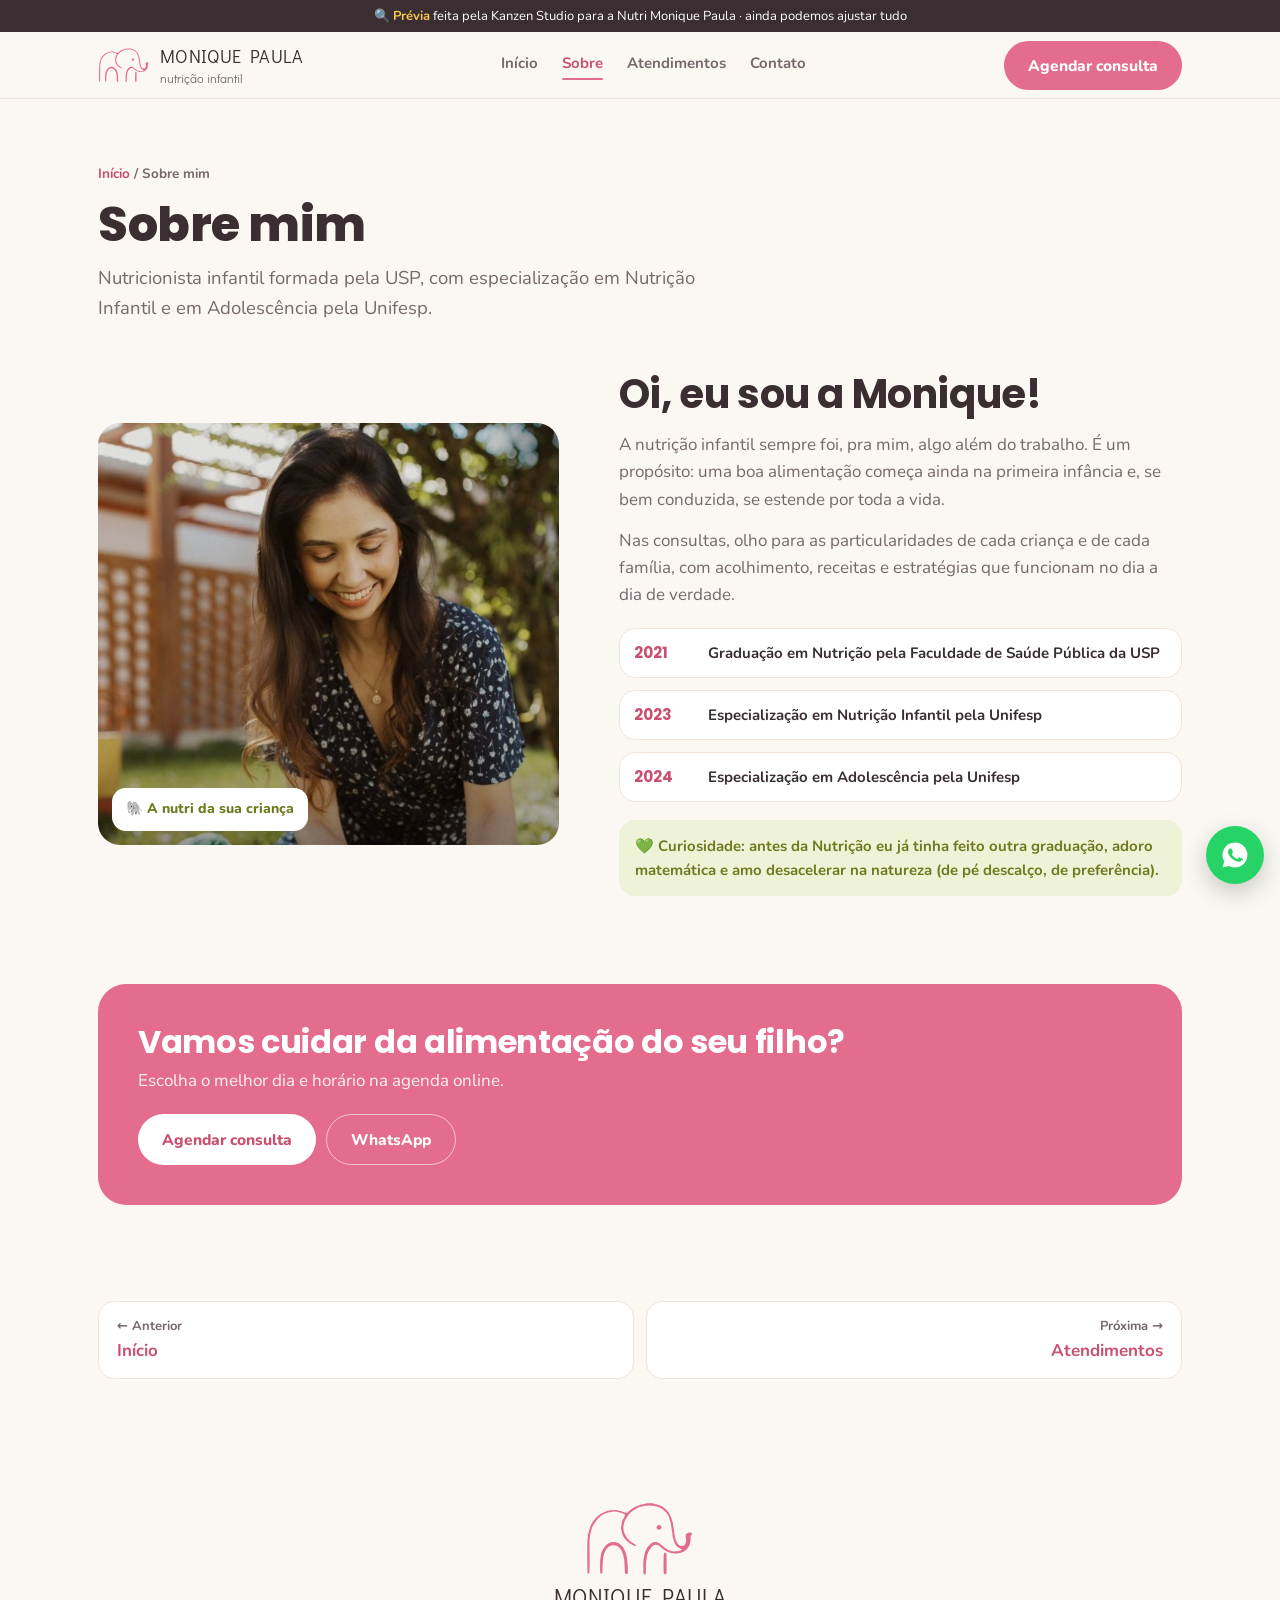
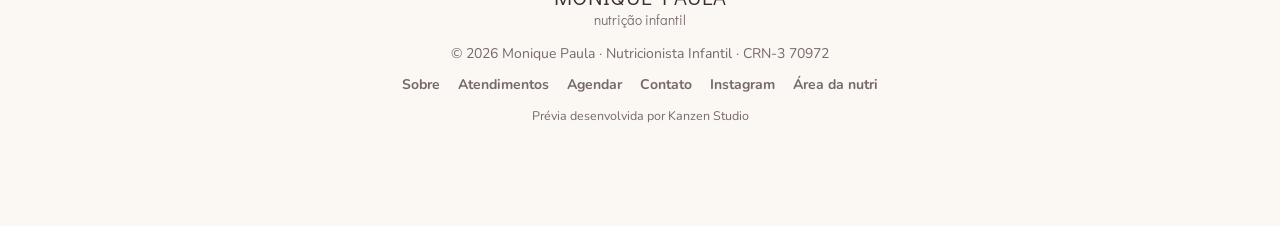
<file: monique/sobre.html>
<!doctype html>
<html lang="pt-BR">
<head>
<meta charset="utf-8">
<meta name="viewport" content="width=device-width, initial-scale=1, viewport-fit=cover">
<meta name="robots" content="noindex, nofollow">
<meta name="theme-color" content="#e46c8c">
<title>Sobre mim · Monique Paula Nutrição Infantil</title>
<meta name="description" content="Nutricionista infantil (USP, especialista pela Unifesp). Introdução alimentar, seletividade e obesidade infantil. Santana (SP), Mogi e online.">
<link rel="icon" href="data:image/svg+xml,%3Csvg%20xmlns%3D%27http%3A//www.w3.org/2000/svg%27%20viewBox%3D%27-40%20-200%201030%201030%27%3E%3Crect%20x%3D%27-40%27%20y%3D%27-200%27%20width%3D%271030%27%20height%3D%271030%27%20rx%3D%27515%27%20fill%3D%27%23e46c8c%27/%3E%3Cpath%20fill%3D%27%23fff%27%20fill-rule%3D%27evenodd%27%20d%3D%27M509%20616C504%20613%20504%20612%20504%20556C504%20507%20505%20478%20508%20474C508%20473%20509%20467%20511%20460C515%20438%20519%20423%20523%20414C525%20409%20528%20403%20529%20401C536%20383%20558%20357%20573%20347C583%20340%20596%20336%20608%20336C627%20336%20634%20340%20669%20369C689%20386%20713%20403%20720%20405C722%20406%20727%20408%20732%20410C743%20415%20753%20417%20770%20418C806%20419%20838%20410%20833%20400C832%20399%20829%20397%20825%20395C810%20390%20792%20376%20784%20363C777%20353%20765%20325%20764%20316C763%20311%20761%20303%20759%20298C756%20291%20756%20286%20755%20272C753%20253%20751%20242%20749%20234C749%20231%20748%20224%20747%20218C745%20202%20744%20193%20742%20185C741%20181%20740%20174%20739%20170C739%20166%20737%20159%20735%20156C734%20152%20732%20146%20731%20141C728%20128%20718%20107%20708%2091C692%2066%20657%2040%20631%2034C628%2033%20622%2031%20618%2030C606%2025%20598%2024%20572%2023C554%2022%20546%2022%20541%2023C537%2024%20530%2024%20525%2024C514%2024%20499%2027%20493%2030C491%2031%20486%2033%20481%2033C456%2038%20413%2064%20386%2090C374%20102%20353%20132%20348%20144C347%20146%20345%20151%20344%20154C340%20164%20333%20191%20332%20202C330%20218%20332%20232%20337%20250C346%20278%20361%20303%20382%20321C389%20328%20411%20344%20417%20347C425%20351%20439%20360%20441%20362C444%20366%20441%20370%20435%20370C427%20370%20404%20359%20390%20349C386%20346%20380%20342%20378%20340C372%20337%20349%20313%20343%20306C330%20290%20320%20267%20316%20246C310%20210%20310%20213%20314%20190C316%20183%20318%20173%20318%20168C320%20156%20328%20139%20335%20127C340%20119%20346%20107%20346%20105C346%20101%20337%2095%20324%2089C320%2087%20314%2085%20310%2084C307%2082%20300%2081%20295%2080C290%2079%20279%2078%20272%2076C256%2073%20242%2074%20224%2077C219%2078%20211%2080%20207%2080C201%2081%20197%2082%20192%2084C189%2086%20183%2088%20180%2089C167%2092%20140%20108%20126%20121C122%20125%20115%20131%20112%20135C97%20149%2068%20193%2064%20206C63%20208%2061%20214%2059%20219C55%20229%2048%20257%2046%20268C46%20272%2045%20278%2044%20282C40%20303%2040%20303%2040%20456C40%20597%2039%20600%2038%20603C33%20612%2027%20612%2023%20604C19%20598%2019%20345%2023%20310C24%20298%2025%20283%2026%20277C27%20270%2028%20265%2030%20258C32%20253%2034%20245%2035%20240C36%20235%2037%20229%2039%20226C40%20223%2042%20218%2043%20215C47%20201%2052%20188%2055%20183C57%20180%2061%20173%2065%20167C79%20141%20115%20105%20142%2090C196%2061%20249%2054%20304%2068C316%2071%20336%2078%20344%2081C361%2088%20362%2087%20382%2069C399%2054%20414%2043%20432%2034C448%2027%20478%2015%20490%2013C494%2012%20503%2010%20510%208C517%207%20525%205%20528%204C532%203%20541%203%20558%203C582%202%20582%202%20596%206C603%208%20614%2011%20620%2012C637%2016%20659%2026%20674%2035C696%2050%20720%2076%20731%2097C738%20110%20750%20139%20752%20148C752%20152%20755%20160%20757%20166C759%20173%20760%20179%20761%20186C761%20192%20763%20202%20764%20208C766%20215%20768%20225%20768%20232C769%20239%20770%20248%20771%20253C771%20258%20773%20269%20775%20279C776%20291%20778%20300%20781%20308C783%20314%20785%20321%20786%20324C787%20326%20790%20333%20793%20338C811%20372%20842%20382%20862%20361C865%20357%20866%20354%20870%20343C875%20328%20875%20321%20871%20302C868%20284%20868%20277%20873%20270C880%20259%20892%20254%20907%20254C924%20254%20930%20266%20919%20278C912%20285%20912%20287%20912%20307C912%20332%20910%20345%20901%20366C888%20397%20855%20424%20821%20431C816%20431%20809%20433%20805%20434C799%20436%20795%20436%20781%20436C765%20436%20764%20436%20748%20432C713%20423%20684%20407%20655%20381C634%20362%20616%20357%20596%20365C586%20369%20581%20373%20572%20384C568%20389%20563%20395%20561%20397C550%20411%20536%20449%20533%20475C532%20484%20530%20494%20529%20498C527%20508%20526%20536%20526%20574C526%20593%20526%20607%20525%20609C523%20615%20516%20618%20509%20616ZM686%20613C684%20612%20682%20609%20681%20606C678%20600%20677%20564%20679%20488C680%20439%20680%20437%20685%20432C691%20428%20701%20431%20703%20439C705%20444%20706%20598%20704%20604C701%20613%20693%20617%20686%20613ZM352%20612C347%20609%20344%20600%20344%20587C344%20581%20344%20571%20343%20563C342%20556%20342%20537%20341%20522C340%20495%20340%20492%20338%20483C336%20478%20334%20468%20333%20462C325%20416%20301%20380%20272%20369C248%20360%20221%20364%20204%20378C178%20399%20160%20442%20155%20490C154%20501%20151%20573%20151%20589C151%20602%20150%20606%20145%20609C139%20611%20133%20608%20132%20602C130%20593%20130%20521%20131%20500C133%20478%20139%20438%20141%20431C147%20415%20150%20409%20155%20401C172%20370%20193%20350%20219%20341C232%20336%20232%20336%20246%20336C261%20335%20265%20336%20286%20345C299%20351%20322%20371%20329%20383C330%20385%20333%20390%20336%20394C344%20407%20350%20421%20355%20440C356%20445%20358%20454%20360%20459C362%20468%20363%20476%20365%20503C365%20509%20366%20517%20367%20521C369%20534%20370%20552%20370%20578C371%20607%20371%20607%20363%20612C358%20614%20355%20615%20352%20612ZM628%20228C611%20217%20617%20192%20637%20189C651%20187%20664%20202%20660%20216C656%20229%20639%20235%20628%20228Z%27/%3E%3C/svg%3E">
<link rel="preconnect" href="https://fonts.googleapis.com">
<link rel="preconnect" href="https://fonts.gstatic.com" crossorigin>
<link href="https://fonts.googleapis.com/css2?family=Didact+Gothic&family=Poppins:wght@500;600;700;800&family=Nunito:wght@400;600;700;800&display=swap" rel="stylesheet">
<link rel="stylesheet" href="style.css?v=5">
</head>
<body>

<div class="preview-bar">🔍 <b>Prévia</b> feita pela Kanzen Studio para a Nutri Monique Paula · ainda podemos ajustar tudo</div>

<nav id="nav">
  <div class="wrap">
    <a class="logo" href="index.html" aria-label="Monique Paula, nutrição infantil · início">
      <svg viewBox="0 0 950 630" aria-hidden="true"><path fill="currentColor" fill-rule="evenodd" d="M509 616C504 613 504 612 504 556C504 507 505 478 508 474C508 473 509 467 511 460C515 438 519 423 523 414C525 409 528 403 529 401C536 383 558 357 573 347C583 340 596 336 608 336C627 336 634 340 669 369C689 386 713 403 720 405C722 406 727 408 732 410C743 415 753 417 770 418C806 419 838 410 833 400C832 399 829 397 825 395C810 390 792 376 784 363C777 353 765 325 764 316C763 311 761 303 759 298C756 291 756 286 755 272C753 253 751 242 749 234C749 231 748 224 747 218C745 202 744 193 742 185C741 181 740 174 739 170C739 166 737 159 735 156C734 152 732 146 731 141C728 128 718 107 708 91C692 66 657 40 631 34C628 33 622 31 618 30C606 25 598 24 572 23C554 22 546 22 541 23C537 24 530 24 525 24C514 24 499 27 493 30C491 31 486 33 481 33C456 38 413 64 386 90C374 102 353 132 348 144C347 146 345 151 344 154C340 164 333 191 332 202C330 218 332 232 337 250C346 278 361 303 382 321C389 328 411 344 417 347C425 351 439 360 441 362C444 366 441 370 435 370C427 370 404 359 390 349C386 346 380 342 378 340C372 337 349 313 343 306C330 290 320 267 316 246C310 210 310 213 314 190C316 183 318 173 318 168C320 156 328 139 335 127C340 119 346 107 346 105C346 101 337 95 324 89C320 87 314 85 310 84C307 82 300 81 295 80C290 79 279 78 272 76C256 73 242 74 224 77C219 78 211 80 207 80C201 81 197 82 192 84C189 86 183 88 180 89C167 92 140 108 126 121C122 125 115 131 112 135C97 149 68 193 64 206C63 208 61 214 59 219C55 229 48 257 46 268C46 272 45 278 44 282C40 303 40 303 40 456C40 597 39 600 38 603C33 612 27 612 23 604C19 598 19 345 23 310C24 298 25 283 26 277C27 270 28 265 30 258C32 253 34 245 35 240C36 235 37 229 39 226C40 223 42 218 43 215C47 201 52 188 55 183C57 180 61 173 65 167C79 141 115 105 142 90C196 61 249 54 304 68C316 71 336 78 344 81C361 88 362 87 382 69C399 54 414 43 432 34C448 27 478 15 490 13C494 12 503 10 510 8C517 7 525 5 528 4C532 3 541 3 558 3C582 2 582 2 596 6C603 8 614 11 620 12C637 16 659 26 674 35C696 50 720 76 731 97C738 110 750 139 752 148C752 152 755 160 757 166C759 173 760 179 761 186C761 192 763 202 764 208C766 215 768 225 768 232C769 239 770 248 771 253C771 258 773 269 775 279C776 291 778 300 781 308C783 314 785 321 786 324C787 326 790 333 793 338C811 372 842 382 862 361C865 357 866 354 870 343C875 328 875 321 871 302C868 284 868 277 873 270C880 259 892 254 907 254C924 254 930 266 919 278C912 285 912 287 912 307C912 332 910 345 901 366C888 397 855 424 821 431C816 431 809 433 805 434C799 436 795 436 781 436C765 436 764 436 748 432C713 423 684 407 655 381C634 362 616 357 596 365C586 369 581 373 572 384C568 389 563 395 561 397C550 411 536 449 533 475C532 484 530 494 529 498C527 508 526 536 526 574C526 593 526 607 525 609C523 615 516 618 509 616ZM686 613C684 612 682 609 681 606C678 600 677 564 679 488C680 439 680 437 685 432C691 428 701 431 703 439C705 444 706 598 704 604C701 613 693 617 686 613ZM352 612C347 609 344 600 344 587C344 581 344 571 343 563C342 556 342 537 341 522C340 495 340 492 338 483C336 478 334 468 333 462C325 416 301 380 272 369C248 360 221 364 204 378C178 399 160 442 155 490C154 501 151 573 151 589C151 602 150 606 145 609C139 611 133 608 132 602C130 593 130 521 131 500C133 478 139 438 141 431C147 415 150 409 155 401C172 370 193 350 219 341C232 336 232 336 246 336C261 335 265 336 286 345C299 351 322 371 329 383C330 385 333 390 336 394C344 407 350 421 355 440C356 445 358 454 360 459C362 468 363 476 365 503C365 509 366 517 367 521C369 534 370 552 370 578C371 607 371 607 363 612C358 614 355 615 352 612ZM628 228C611 217 617 192 637 189C651 187 664 202 660 216C656 229 639 235 628 228Z"/></svg>
      <span class="wm"><b>MONIQUE PAULA</b><small>nutrição infantil</small></span>
    </a>
    <div class="links"><a href="index.html">Início</a><a href="sobre.html" class="on">Sobre</a><a href="atendimentos.html">Atendimentos</a><a href="contato.html">Contato</a></div>
    <div class="nav-cta">
      <a class="btn btn-pink" href="agendar.html">Agendar consulta</a>
      <button class="burger" id="burger" aria-label="Abrir menu" aria-expanded="false"><span></span><span></span><span></span></button>
    </div>
  </div>
  <div class="mmenu" id="mmenu">
    <a href="index.html">Início</a><a href="sobre.html" class="on">Sobre mim</a><a href="atendimentos.html">Atendimentos</a><a href="contato.html">Contato</a>
    <a class="btn btn-pink" href="agendar.html">Agendar consulta</a>
  </div>
</nav>

<main>
<header class="phead"><div class="wrap"><div class="crumb"><a href="index.html">Início</a> / Sobre mim</div><h1>Sobre mim</h1><p>Nutricionista infantil formada pela USP, com especialização em Nutrição Infantil e em Adolescência pela Unifesp.</p></div></header>
<section class="about" id="sobre" style="padding-top:clamp(12px,2vw,20px)">
  <div class="wrap">
    <div class="pic"><img src="img/sobre.jpg" alt="Monique Paula sorrindo em um jardim" loading="lazy" width="800" height="732"><span class="badge">🐘 A nutri da sua criança</span></div>
    <div>
            <div class="sh" style="margin-bottom:14px"><h2>Oi, eu sou a Monique!</h2></div>
      <p>A nutrição infantil sempre foi, pra mim, algo além do trabalho. É um propósito: uma boa alimentação começa ainda na primeira infância e, se bem conduzida, se estende por toda a vida.</p>
      <p>Nas consultas, olho para as particularidades de cada criança e de cada família, com acolhimento, receitas e estratégias que funcionam no dia a dia de verdade.</p>
      <ul class="timeline">
        <li><b>2021</b><span>Graduação em Nutrição pela Faculdade de Saúde Pública da USP</span></li>
        <li><b>2023</b><span>Especialização em Nutrição Infantil pela Unifesp</span></li>
        <li><b>2024</b><span>Especialização em Adolescência pela Unifesp</span></li>
      </ul>
      <div class="fun">💚 Curiosidade: antes da Nutrição eu já tinha feito outra graduação, adoro matemática e amo desacelerar na natureza (de pé descalço, de preferência).</div>
    </div>
  </div>
</section>
<section style="padding-top:0"><div class="wrap"><div class="cta-strip"><div><h2>Vamos cuidar da alimentação do seu filho?</h2><p>Escolha o melhor dia e horário na agenda online.</p></div><div class="acts"><a class="btn" href="agendar.html">Agendar consulta</a><a class="btn ghost" data-wa target="_blank" rel="noopener">WhatsApp</a></div></div></div></section>
<section style="padding-top:0"><div class="wrap"><div class="pager"><a href="index.html"><small>← Anterior</small><b>Início</b></a><a class="nx" href="atendimentos.html"><small>Próxima →</small><b>Atendimentos</b></a></div></div></section>
</main>

<footer>
  <div class="wrap">
    <div class="flogo"><svg viewBox="0 0 950 630" aria-hidden="true"><path fill="currentColor" fill-rule="evenodd" d="M509 616C504 613 504 612 504 556C504 507 505 478 508 474C508 473 509 467 511 460C515 438 519 423 523 414C525 409 528 403 529 401C536 383 558 357 573 347C583 340 596 336 608 336C627 336 634 340 669 369C689 386 713 403 720 405C722 406 727 408 732 410C743 415 753 417 770 418C806 419 838 410 833 400C832 399 829 397 825 395C810 390 792 376 784 363C777 353 765 325 764 316C763 311 761 303 759 298C756 291 756 286 755 272C753 253 751 242 749 234C749 231 748 224 747 218C745 202 744 193 742 185C741 181 740 174 739 170C739 166 737 159 735 156C734 152 732 146 731 141C728 128 718 107 708 91C692 66 657 40 631 34C628 33 622 31 618 30C606 25 598 24 572 23C554 22 546 22 541 23C537 24 530 24 525 24C514 24 499 27 493 30C491 31 486 33 481 33C456 38 413 64 386 90C374 102 353 132 348 144C347 146 345 151 344 154C340 164 333 191 332 202C330 218 332 232 337 250C346 278 361 303 382 321C389 328 411 344 417 347C425 351 439 360 441 362C444 366 441 370 435 370C427 370 404 359 390 349C386 346 380 342 378 340C372 337 349 313 343 306C330 290 320 267 316 246C310 210 310 213 314 190C316 183 318 173 318 168C320 156 328 139 335 127C340 119 346 107 346 105C346 101 337 95 324 89C320 87 314 85 310 84C307 82 300 81 295 80C290 79 279 78 272 76C256 73 242 74 224 77C219 78 211 80 207 80C201 81 197 82 192 84C189 86 183 88 180 89C167 92 140 108 126 121C122 125 115 131 112 135C97 149 68 193 64 206C63 208 61 214 59 219C55 229 48 257 46 268C46 272 45 278 44 282C40 303 40 303 40 456C40 597 39 600 38 603C33 612 27 612 23 604C19 598 19 345 23 310C24 298 25 283 26 277C27 270 28 265 30 258C32 253 34 245 35 240C36 235 37 229 39 226C40 223 42 218 43 215C47 201 52 188 55 183C57 180 61 173 65 167C79 141 115 105 142 90C196 61 249 54 304 68C316 71 336 78 344 81C361 88 362 87 382 69C399 54 414 43 432 34C448 27 478 15 490 13C494 12 503 10 510 8C517 7 525 5 528 4C532 3 541 3 558 3C582 2 582 2 596 6C603 8 614 11 620 12C637 16 659 26 674 35C696 50 720 76 731 97C738 110 750 139 752 148C752 152 755 160 757 166C759 173 760 179 761 186C761 192 763 202 764 208C766 215 768 225 768 232C769 239 770 248 771 253C771 258 773 269 775 279C776 291 778 300 781 308C783 314 785 321 786 324C787 326 790 333 793 338C811 372 842 382 862 361C865 357 866 354 870 343C875 328 875 321 871 302C868 284 868 277 873 270C880 259 892 254 907 254C924 254 930 266 919 278C912 285 912 287 912 307C912 332 910 345 901 366C888 397 855 424 821 431C816 431 809 433 805 434C799 436 795 436 781 436C765 436 764 436 748 432C713 423 684 407 655 381C634 362 616 357 596 365C586 369 581 373 572 384C568 389 563 395 561 397C550 411 536 449 533 475C532 484 530 494 529 498C527 508 526 536 526 574C526 593 526 607 525 609C523 615 516 618 509 616ZM686 613C684 612 682 609 681 606C678 600 677 564 679 488C680 439 680 437 685 432C691 428 701 431 703 439C705 444 706 598 704 604C701 613 693 617 686 613ZM352 612C347 609 344 600 344 587C344 581 344 571 343 563C342 556 342 537 341 522C340 495 340 492 338 483C336 478 334 468 333 462C325 416 301 380 272 369C248 360 221 364 204 378C178 399 160 442 155 490C154 501 151 573 151 589C151 602 150 606 145 609C139 611 133 608 132 602C130 593 130 521 131 500C133 478 139 438 141 431C147 415 150 409 155 401C172 370 193 350 219 341C232 336 232 336 246 336C261 335 265 336 286 345C299 351 322 371 329 383C330 385 333 390 336 394C344 407 350 421 355 440C356 445 358 454 360 459C362 468 363 476 365 503C365 509 366 517 367 521C369 534 370 552 370 578C371 607 371 607 363 612C358 614 355 615 352 612ZM628 228C611 217 617 192 637 189C651 187 664 202 660 216C656 229 639 235 628 228Z"/></svg><b>MONIQUE PAULA</b><small>nutrição infantil</small></div>
    <div>© <span id="ano"></span> Monique Paula · Nutricionista Infantil · CRN-3 70972</div>
    <div class="row"><a href="sobre.html">Sobre</a><a href="atendimentos.html">Atendimentos</a><a href="agendar.html">Agendar</a><a href="contato.html">Contato</a><a href="https://www.instagram.com/_nutrimonique/" target="_blank" rel="noopener">Instagram</a><a href="painel.html">Área da nutri</a></div>
    <div class="kz">Prévia desenvolvida por Kanzen Studio</div>
  </div>
</footer>

<a class="wa-float" data-wa target="_blank" rel="noopener" aria-label="Falar no WhatsApp"><svg viewBox="0 0 24 24"><path d="M12 2a10 10 0 0 0-8.6 15.1L2 22l5-1.3A10 10 0 1 0 12 2zm5.3 14.1c-.2.6-1.3 1.2-1.8 1.2-.5.1-1 .1-3.3-.8-2.8-1.1-4.5-3.9-4.7-4.1-.1-.2-1.1-1.5-1.1-2.9s.7-2.1 1-2.4c.3-.3.6-.3.8-.3h.6c.2 0 .4 0 .6.5l.9 2.1c.1.2.1.3 0 .5l-.3.5-.4.5c-.1.1-.3.3-.1.6.2.3.8 1.3 1.7 2.1 1.1 1 2.1 1.3 2.4 1.5.3.1.5.1.6-.1l.9-1c.2-.3.4-.2.6-.1l2 .9c.3.1.5.2.5.3.1.2.1.7-.1 1.3z"/></svg></a>

<script src="site.js?v=5"></script>

</body>
</html>
</file>
<file: edna/style.css>
:root{
  --bg:#faf8fc; --surface:#fff; --ink:#2c2438; --muted:#6c6478;
  --pink:#7b5ea7; --pink-d:#5f4588; --pink-soft:#efe8f7;
  --olive:#f09a72; --olive-d:#b9643c; --olive-soft:#fdeee6;
  --sun:#f5c84c; --line:#ece5f3; --r:22px;
  --pad:clamp(16px,4vw,28px);
}
*{box-sizing:border-box;margin:0;padding:0}
html{scroll-behavior:smooth;-webkit-text-size-adjust:100%}
body{background:var(--bg);color:var(--ink);font-family:Nunito,system-ui,sans-serif;font-size:clamp(16px,1.6vw,17px);line-height:1.6;overflow-x:hidden}
img{max-width:100%;display:block}
h1,h2,h3{font-family:Poppins,system-ui,sans-serif;line-height:1.15;letter-spacing:-.01em}
a{color:inherit}
.wrap{max-width:1140px;margin:0 auto;padding:0 var(--pad)}
.sr{position:absolute;width:1px;height:1px;overflow:hidden;clip:rect(0 0 0 0)}

.preview-bar{background:var(--ink);color:#fff;font-size:13px;text-align:center;padding:7px var(--pad);line-height:1.4}
.preview-bar b{color:var(--sun)}

/* ---------- NAV ---------- */
nav{position:sticky;top:0;z-index:40;background:rgba(250,248,252,.94);backdrop-filter:blur(10px);-webkit-backdrop-filter:blur(10px);border-bottom:1px solid var(--line)}
nav .wrap{display:flex;align-items:center;justify-content:space-between;height:66px;gap:12px}
.logo{display:flex;align-items:center;gap:10px;text-decoration:none;min-width:0}
.logo svg{width:52px;height:35px;flex:none;color:var(--pink)}
.logo .wm{display:flex;flex-direction:column;line-height:1.05;min-width:0}
.logo b{font:400 18px 'Didact Gothic',system-ui,sans-serif;letter-spacing:.02em;white-space:nowrap}
.logo small{font:400 12.5px 'Didact Gothic',system-ui,sans-serif;color:var(--muted);white-space:nowrap;margin-top:2px}
.flogo{display:flex;flex-direction:column;align-items:center;gap:6px;margin-bottom:14px;color:var(--pink)}
.flogo svg{width:110px;height:73px}
.flogo b{font:400 22px 'Didact Gothic',system-ui,sans-serif;color:var(--ink);letter-spacing:.02em}
.flogo small{font:400 13.5px 'Didact Gothic',system-ui,sans-serif;color:var(--muted);margin-top:-6px}
.links{display:flex;gap:24px;font-weight:700;font-size:15px}
.links a{text-decoration:none;color:var(--muted)}
.links a:hover{color:var(--pink-d)}
.nav-cta{display:flex;align-items:center;gap:8px}
.burger{display:none;width:44px;height:44px;border:0;background:var(--surface);border:1px solid var(--line);border-radius:12px;cursor:pointer}
.burger span{display:block;width:20px;height:2px;background:var(--ink);margin:4px auto;border-radius:2px;transition:.2s}
.mmenu{display:none;flex-direction:column;padding:8px var(--pad) 18px;border-top:1px solid var(--line)}
.mmenu a{padding:13px 4px;font-weight:800;text-decoration:none;border-bottom:1px solid var(--line)}
.mmenu .btn{margin-top:14px;justify-content:center}
nav.open .mmenu{display:flex}
@media(max-width:900px){.links{display:none}.burger{display:block}.nav-cta .btn{display:none}}

.btn{display:inline-flex;align-items:center;gap:8px;border:0;cursor:pointer;font:800 15.5px Nunito,sans-serif;padding:14px 24px;min-height:48px;border-radius:999px;text-decoration:none;transition:transform .15s,background .15s;white-space:nowrap}
.btn:hover{transform:translateY(-1px)}
.btn-pink{background:var(--pink);color:#fff}
.btn-pink:hover{background:var(--pink-d)}
.btn-line{background:var(--surface);color:var(--ink);border:1.5px solid var(--line)}
.btn-olive{background:var(--olive-d);color:#fff}

/* ---------- HERO ---------- */
.hero{padding:clamp(36px,6vw,72px) 0 clamp(48px,7vw,80px)}
.hero .wrap{display:grid;grid-template-columns:1.05fr .95fr;gap:clamp(28px,5vw,56px);align-items:center}
.tag{display:inline-block;background:var(--pink-soft);color:var(--pink-d);font-weight:800;font-size:12.5px;letter-spacing:.06em;text-transform:uppercase;padding:6px 14px;border-radius:999px;margin-bottom:16px}
.tag.ol{background:var(--olive-soft);color:var(--olive-d)}
.hero h1{font-size:clamp(34px,6vw,60px);font-weight:800;margin-bottom:18px}
.hero h1 em{font-style:normal;color:var(--pink)}
.squig{display:inline-block;position:relative}
.squig::after{content:"";position:absolute;left:0;right:0;bottom:-6px;height:10px;background:url("data:image/svg+xml,%3Csvg xmlns='http://www.w3.org/2000/svg' viewBox='0 0 120 10'%3E%3Cpath d='M2 6c8-6 12 4 20 0s12-6 20 0 12 4 20 0 12-6 20 0 12 4 20 0 10-4 16 0' fill='none' stroke='%23f09a72' stroke-width='3' stroke-linecap='round'/%3E%3C/svg%3E") center/100% 100% no-repeat}
.hero p.lead{font-size:clamp(17px,1.9vw,19px);color:var(--muted);max-width:540px;margin-bottom:26px}
.ctas{display:flex;gap:12px;flex-wrap:wrap}
.proof{display:flex;align-items:center;gap:14px;margin-top:28px;flex-wrap:wrap}
.stars{color:#f2a900;letter-spacing:2px;font-size:18px}
.proof small{color:var(--muted);font-weight:700;font-size:14px}
.creds{display:flex;flex-wrap:wrap;gap:8px;margin-top:16px}
.creds span{background:var(--surface);border:1px solid var(--line);border-radius:999px;padding:6px 12px;font-size:13.5px;font-weight:700}
.hero-art{position:relative;max-width:500px;justify-self:center;width:100%}
.hero-art .ph{border-radius:220px 220px var(--r) var(--r);overflow:hidden;aspect-ratio:900/959;background:var(--pink-soft);box-shadow:0 30px 60px -30px rgba(70,40,110,.38)}
.hero-art .ph img{width:100%;height:100%;object-fit:cover}
.fc{position:absolute;background:#fff;border-radius:16px;padding:10px 14px;box-shadow:0 12px 30px rgba(50,30,70,.14);font-size:14px;font-weight:800;display:flex;gap:8px;align-items:center;white-space:nowrap}
.fc i{font-style:normal;font-size:20px}
.fc.a{top:60%;left:-22px}.fc.b{top:74%;right:-18px}.fc.c{bottom:4%;left:-10px}
@media(max-width:900px){
  .hero .wrap{grid-template-columns:1fr}
  .hero-art{max-width:420px;order:-1}
  .fcs{position:relative;margin-top:-19px;padding:0 8px;display:flex;flex-wrap:wrap;justify-content:center;gap:6px;z-index:2}
  .fcs .fc{position:static;font-size:13px;padding:8px 12px;border-radius:999px;box-shadow:0 8px 20px rgba(50,30,70,.16)}
  .fcs .fc i{font-size:16px}
  .hero .tag{display:none}
}
@media(min-width:480px) and (max-width:900px){
  .fcs{flex-wrap:nowrap;margin-left:-60px;margin-right:-60px}
}
@media(max-width:420px){.fcs .fc{font-size:12px;padding:7px 10px;gap:5px}.fcs .fc i{font-size:14px}.ctas .btn{flex:1 1 100%;justify-content:center}}

section{padding:clamp(56px,8vw,88px) 0}
.sh{max-width:640px;margin-bottom:clamp(28px,4vw,42px)}
.sh h2{font-size:clamp(27px,3.8vw,40px);font-weight:700;margin-bottom:12px}
.sh p{color:var(--muted)}
.center{text-align:center;margin-left:auto;margin-right:auto}

/* ---------- QUOTE BAND ---------- */
.band{background:var(--pink);color:#fff;padding:clamp(34px,5vw,48px) 0}
.band .wrap{display:grid;grid-template-columns:repeat(3,1fr);gap:20px}
.band div div{display:flex;gap:12px;align-items:flex-start}
.band b{font:700 18px Poppins,sans-serif;display:block}
.band p{opacity:.92;font-size:15px}
.band .n{font:800 30px Poppins,sans-serif;line-height:1;opacity:.55}
@media(max-width:760px){.band .wrap{grid-template-columns:1fr}}

/* ---------- ABOUT ---------- */
.about .wrap{display:grid;grid-template-columns:.9fr 1.1fr;gap:clamp(28px,5vw,60px);align-items:center}
.about .pic{border-radius:var(--r);overflow:hidden;position:relative;aspect-ratio:800/732}
.about .pic img{width:100%;height:100%;object-fit:cover}
.about .pic .badge{position:absolute;left:14px;bottom:14px;background:#fff;border-radius:14px;padding:10px 14px;font-weight:800;font-size:14px;color:var(--olive-d)}
.about p{color:var(--muted);margin-bottom:14px}
.timeline{list-style:none;margin-top:20px;display:grid;gap:12px}
.timeline li{display:grid;grid-template-columns:62px 1fr;gap:12px;align-items:start;background:var(--surface);border:1px solid var(--line);border-radius:16px;padding:12px 14px}
.timeline li b{font:700 15px Poppins,sans-serif;color:var(--pink-d)}
.timeline li span{font-size:15px;font-weight:700}
.fun{margin-top:18px;background:var(--olive-soft);border-radius:16px;padding:14px 16px;font-size:15px;color:var(--olive-d);font-weight:700}
@media(max-width:900px){.about .wrap{grid-template-columns:1fr}}

/* ---------- SERVICES ---------- */
.services{background:var(--surface);border-top:1px solid var(--line);border-bottom:1px solid var(--line)}
.grid{display:grid;grid-template-columns:repeat(4,1fr);gap:18px}
.grid.g3{grid-template-columns:repeat(3,1fr)}
@media(max-width:1020px){.grid,.grid.g3{grid-template-columns:repeat(2,1fr)}}
@media(max-width:560px){.grid,.grid.g3{grid-template-columns:1fr}}
.card{background:var(--bg);border:1px solid var(--line);border-radius:var(--r);padding:26px;display:flex;flex-direction:column}
.card .ico{width:52px;height:52px;border-radius:16px;display:grid;place-items:center;font-size:26px;margin-bottom:14px}
.card h3{font-size:19px;font-weight:700;margin-bottom:8px}
.card p{color:var(--muted);font-size:15.5px;flex:1}
.card .meta{margin-top:14px;font-size:13.5px;font-weight:800;color:var(--olive-d)}
.card a{margin-top:14px;font-weight:800;color:var(--pink-d);text-decoration:none;font-size:15px}

/* ---------- ONLINE ---------- */
.online{display:grid;grid-template-columns:auto 1fr;gap:clamp(24px,4vw,48px);align-items:center;background:var(--olive-soft);border-radius:32px;padding:clamp(22px,4vw,44px)}
.online img{width:clamp(150px,22vw,230px);border-radius:20px;aspect-ratio:360/460;object-fit:cover}
.online h2{font-size:clamp(25px,3.2vw,34px);margin-bottom:10px}
.online p{color:var(--muted);margin-bottom:18px}
.online ul{list-style:none;display:grid;gap:8px;margin-bottom:22px;font-weight:700}
.online li::before{content:"✓ ";color:var(--olive-d)}
@media(max-width:640px){.online{grid-template-columns:1fr}.online img{width:100%;max-height:320px;aspect-ratio:auto;object-position:top}}

/* ---------- STEPS ---------- */
.steps{display:grid;grid-template-columns:repeat(4,1fr);gap:20px;counter-reset:s}
.step{position:relative;padding-top:56px}
.step::before{counter-increment:s;content:counter(s);position:absolute;top:0;left:0;width:42px;height:42px;border-radius:50%;background:var(--pink);color:#fff;font:700 18px Poppins,system-ui,sans-serif;display:grid;place-items:center}
.step h3{font-size:17px;margin-bottom:6px}
.step p{font-size:15px;color:var(--muted)}
@media(max-width:900px){.steps{grid-template-columns:1fr 1fr}}
@media(max-width:480px){.steps{grid-template-columns:1fr}.step{padding:0 0 0 58px;min-height:44px}}

/* ---------- BOOKING ---------- */
.booking{background:var(--ink);color:#fff;border-radius:32px;padding:clamp(22px,4.5vw,48px);display:grid;grid-template-columns:.8fr 1.2fr;gap:clamp(24px,4vw,44px)}
.booking h2{font-size:clamp(26px,3.4vw,38px);margin-bottom:12px}
.booking .intro p{opacity:.85}
.booking .intro ul{margin-top:18px;list-style:none;display:grid;gap:8px;font-weight:700}
.booking .intro li::before{content:"✓  ";color:var(--olive)}
.panel{background:#fff;color:var(--ink);border-radius:var(--r);padding:clamp(16px,3vw,26px);min-width:0}
.panel h4{font:800 12.5px Nunito,system-ui,sans-serif;letter-spacing:.07em;text-transform:uppercase;color:var(--muted);margin:4px 0 10px}
.chips{display:flex;flex-wrap:wrap;gap:8px;margin-bottom:18px}
.chip{border:1.5px solid var(--line);background:var(--bg);border-radius:12px;padding:10px 14px;min-height:44px;font:700 14.5px Nunito,system-ui,sans-serif;cursor:pointer;color:var(--ink)}
.chip:hover{border-color:var(--pink)}
.chip.on{background:var(--pink);border-color:var(--pink);color:#fff}
.chip:disabled{opacity:.35;cursor:not-allowed;text-decoration:line-through}
.days{flex-wrap:nowrap;overflow-x:auto;padding-bottom:6px;scrollbar-width:thin;-webkit-overflow-scrolling:touch}
.days .chip{display:flex;flex-direction:column;align-items:center;min-width:64px;line-height:1.2;flex:none}
.days .chip small{font-weight:600;font-size:12px;opacity:.8}
.modal-row{display:flex;gap:8px;margin-bottom:18px}
.modal-row .chip{flex:1}
.field{display:grid;gap:6px;margin-bottom:12px}
.field input{width:100%;border:1.5px solid var(--line);border-radius:12px;padding:13px 14px;font:600 16px Nunito,system-ui,sans-serif;background:var(--bg);color:var(--ink)}
.field input:focus{outline:2px solid var(--pink-soft);border-color:var(--pink)}
.two{display:grid;grid-template-columns:1fr 1fr;gap:12px}
.panel .btn{width:100%;justify-content:center;margin-top:6px}
.panel .btn:disabled{opacity:.45;cursor:not-allowed;transform:none}
.done{display:none;text-align:center;padding:20px 4px}
.done .big{font-size:50px}
.done h3{font-size:23px;margin:8px 0}
.done p{color:var(--muted);font-size:15.5px}
.done .resume{background:var(--bg);border-radius:14px;padding:14px;margin:16px 0;text-align:left;font-size:15px}
.demo-note{font-size:12.5px;color:var(--muted);text-align:center;margin-top:10px}
@media(max-width:900px){.booking{grid-template-columns:1fr}}
@media(max-width:520px){.two{grid-template-columns:1fr}.booking{border-radius:24px}}

/* ---------- REVIEWS ---------- */
.reviews{display:grid;grid-template-columns:repeat(3,1fr);gap:18px}
.rv{background:var(--surface);border:1px solid var(--line);border-radius:var(--r);padding:24px}
.rv p{font-size:15.5px;margin:10px 0 14px}
.rv b{font-size:14.5px}
.rv small{display:block;color:var(--muted);font-size:13px}
.g-badge{display:inline-flex;align-items:center;gap:10px;background:var(--surface);border:1px solid var(--line);border-radius:999px;padding:8px 16px;font-weight:800;margin-top:8px}
@media(max-width:900px){.reviews{grid-template-columns:1fr}}

/* ---------- FAQ ---------- */
.faq{max-width:780px;margin:0 auto}
details{background:var(--surface);border:1px solid var(--line);border-radius:16px;padding:16px 20px;margin-bottom:12px}
summary{cursor:pointer;font-weight:800;list-style:none;display:flex;justify-content:space-between;gap:12px}
summary::-webkit-details-marker{display:none}
summary::after{content:"+";color:var(--pink);font-size:22px;line-height:1;flex:none}
details[open] summary::after{content:"–"}
details p{color:var(--muted);margin-top:10px;font-size:15.5px}

/* ---------- CONTACT ---------- */
.contact .wrap{display:grid;grid-template-columns:.9fr 1.1fr;gap:24px}
.c-box{background:var(--surface);border:1px solid var(--line);border-radius:var(--r);padding:clamp(20px,3vw,30px)}
.c-box h3{font-size:22px;margin-bottom:16px}
.c-row{display:grid;grid-template-columns:28px 1fr;gap:10px;margin-bottom:14px;color:var(--muted);font-size:15.5px}
.c-row b{color:var(--ink);display:block}
.c-actions{display:flex;flex-wrap:wrap;gap:10px;margin-top:6px}
.map{border-radius:var(--r);overflow:hidden;min-height:340px;border:1px solid var(--line);background:#e9e4dc}
.map iframe{width:100%;height:100%;min-height:340px;border:0;display:block}
@media(max-width:900px){.contact .wrap{grid-template-columns:1fr}.c-actions .btn{flex:1 1 auto;justify-content:center}}

footer{padding:36px 0 100px;color:var(--muted);font-size:14px;text-align:center}
footer .row{display:flex;justify-content:center;gap:18px;flex-wrap:wrap;margin-top:8px}
footer a{text-decoration:none;font-weight:700}
footer .kz{margin-top:10px;font-size:12.5px}

.wa-float{position:fixed;right:max(16px,env(safe-area-inset-right));bottom:max(16px,env(safe-area-inset-bottom));width:58px;height:58px;border-radius:50%;background:#25d366;display:grid;place-items:center;box-shadow:0 8px 24px rgba(0,0,0,.2);z-index:30}
.wa-float svg{width:30px;height:30px;fill:#fff}

/* ---------- multipágina ---------- */
.links a.on{color:var(--pink-d)}
.links a.on::after{content:"";display:block;height:2px;border-radius:2px;background:var(--pink);margin-top:3px}
.mmenu a.on{color:var(--pink-d)}
.phead{padding:clamp(36px,6vw,64px) 0 clamp(20px,3vw,28px)}
.phead .crumb{font-size:13.5px;color:var(--muted);font-weight:700;margin-bottom:12px}
.phead .crumb a{text-decoration:none;color:var(--pink-d)}
.phead h1{font-size:clamp(30px,5vw,48px);font-weight:800;margin-bottom:12px;max-width:760px}
.phead p{color:var(--muted);font-size:clamp(16.5px,1.8vw,18.5px);max-width:640px}
.teasers{display:grid;grid-template-columns:repeat(3,1fr);gap:18px}
.teaser{background:var(--surface);border:1px solid var(--line);border-radius:var(--r);overflow:hidden;text-decoration:none;display:flex;flex-direction:column;transition:transform .15s,box-shadow .15s}
.teaser:hover{transform:translateY(-3px);box-shadow:0 18px 40px -24px rgba(90,40,60,.35)}
.teaser .tp{aspect-ratio:16/10;overflow:hidden;background:var(--pink-soft)}
.teaser .tp img{width:100%;height:100%;object-fit:cover;object-position:center 25%}
.teaser .tp.ico{display:grid;grid-template-columns:1fr 1fr;gap:8px;padding:16px;background:var(--olive-soft)}
.teaser .tp.ico span{background:#fff;border-radius:14px;display:grid;place-items:center;font-size:30px}
.teaser .tb{padding:20px 22px 22px;display:flex;flex-direction:column;flex:1}
.teaser h3{font-size:19px;margin-bottom:6px}
.teaser p{color:var(--muted);font-size:15px;flex:1}
.teaser b{margin-top:12px;color:var(--pink-d);font-size:15px}
@media(max-width:900px){.teasers{grid-template-columns:1fr}.teaser{flex-direction:row}.teaser .tp{width:38%;aspect-ratio:auto;flex:none}.teaser .tp.ico{gap:6px;padding:10px}.teaser .tp.ico span{font-size:22px}}
@media(max-width:420px){.teaser{flex-direction:column}.teaser .tp{width:100%;aspect-ratio:16/9}}
.cta-strip{background:var(--pink);color:#fff;border-radius:28px;padding:clamp(24px,4vw,40px);display:flex;align-items:center;justify-content:space-between;gap:20px;flex-wrap:wrap}
.cta-strip h2{font-size:clamp(23px,3vw,32px);margin-bottom:6px}
.cta-strip p{opacity:.92}
.cta-strip .btn{background:#fff;color:var(--pink-d)}
.cta-strip .btn.ghost{background:transparent;color:#fff;border:1.5px solid rgba(255,255,255,.6)}
.cta-strip .acts{display:flex;gap:10px;flex-wrap:wrap}
@media(max-width:520px){.cta-strip .acts{width:100%}.cta-strip .btn{flex:1;justify-content:center}}
.pager{display:flex;justify-content:space-between;gap:12px;flex-wrap:wrap;padding-top:8px}
.pager a{flex:1 1 220px;background:var(--surface);border:1px solid var(--line);border-radius:16px;padding:14px 18px;text-decoration:none}
.pager a small{display:block;color:var(--muted);font-weight:700;font-size:13px}
.pager a b{color:var(--pink-d)}
.pager a.nx{text-align:right}
.booking.solo{grid-template-columns:1fr;max-width:760px;margin:0 auto;padding:clamp(10px,2.5vw,24px);background:var(--pink-soft)}
</file>
<file: m/m.css>
:root{--bg:#fff;--soft:#f6f7f9;--ink:#111827;--muted:#6b7280;--line:#e5e7eb;--pri:#2563eb;--pri-d:#1d4ed8;--pri-soft:#eff6ff;--ok:#16a34a;--ok-soft:#ecfdf5;--warn:#f59e0b;--r:16px;--pad:clamp(16px,4vw,28px)}
*{box-sizing:border-box;margin:0;padding:0}
html{scroll-behavior:smooth;-webkit-text-size-adjust:100%}
body{background:var(--bg);color:var(--ink);font-family:Inter,system-ui,sans-serif;font-size:clamp(15.5px,1.5vw,16.5px);line-height:1.6;overflow-x:hidden}
a{color:inherit}
h1,h2,h3{line-height:1.15;letter-spacing:-.02em}
.wrap{max-width:1120px;margin:0 auto;padding:0 var(--pad)}
.narrow{max-width:780px}
.muted{color:var(--muted);font-size:14.5px}
.preview-bar{background:var(--ink);color:#fff;font-size:12.5px;text-align:center;padding:7px var(--pad);line-height:1.4}
.preview-bar b{color:#fbbf24}
nav{position:sticky;top:0;z-index:40;background:rgba(255,255,255,.95);backdrop-filter:blur(10px);-webkit-backdrop-filter:blur(10px);border-bottom:1px solid var(--line)}
nav .wrap{display:flex;align-items:center;justify-content:space-between;height:64px;gap:12px}
.logo{display:flex;align-items:center;gap:10px;text-decoration:none;min-width:0}
.mono{width:38px;height:38px;border-radius:50%;background:var(--ink);color:#fff;display:grid;place-items:center;font-weight:700;font-size:14px;flex:none;letter-spacing:.02em}
.mono.big{width:52px;height:52px;font-size:18px}
.wm{display:flex;flex-direction:column;line-height:1.15;min-width:0}
.wm b{font-size:15.5px;white-space:nowrap;overflow:hidden;text-overflow:ellipsis}
.wm small{font-size:12.5px;color:var(--muted)}
.links{display:flex;gap:24px;font-weight:600;font-size:14.5px}
.links a{text-decoration:none;color:var(--muted)}.links a:hover{color:var(--ink)}
.nav-cta{display:flex;align-items:center;gap:8px}
.burger{display:none;width:44px;height:44px;border:1px solid var(--line);background:#fff;border-radius:12px;cursor:pointer}
.burger span{display:block;width:20px;height:2px;background:var(--ink);margin:4px auto;border-radius:2px}
.mmenu{display:none;flex-direction:column;padding:6px var(--pad) 18px;border-top:1px solid var(--line)}
.mmenu a{padding:13px 4px;font-weight:600;text-decoration:none;border-bottom:1px solid var(--line)}
.mmenu .btn{margin-top:14px;justify-content:center;border:0}
nav.open .mmenu{display:flex}
@media(max-width:860px){.links{display:none}.burger{display:block}.nav-cta .btn{display:none}}
.btn{display:inline-flex;align-items:center;justify-content:center;gap:8px;border:0;cursor:pointer;font:600 15px Inter,sans-serif;padding:13px 22px;min-height:48px;border-radius:12px;text-decoration:none;white-space:nowrap;transition:background .15s,transform .15s}
.btn:hover{transform:translateY(-1px)}
.btn-pri{background:var(--pri);color:#fff}.btn-pri:hover{background:var(--pri-d)}
.btn-sec{background:#fff;color:var(--ink);border:1.5px solid var(--line)}
.btn-ghost{background:transparent;color:var(--muted)}
.btn-wa{background:var(--ok);color:#fff}
.btn.wide{width:100%}
.btn:disabled{opacity:.45;cursor:not-allowed;transform:none}
.hero{padding:clamp(36px,6vw,72px) 0}
.hero .wrap{display:grid;grid-template-columns:1.2fr .8fr;gap:clamp(28px,5vw,56px);align-items:center}
.pill{display:inline-block;background:var(--pri-soft);color:var(--pri-d);font-weight:600;font-size:13px;padding:6px 12px;border-radius:999px;margin-bottom:16px}
.hero h1{font-size:clamp(32px,5.4vw,54px);font-weight:800;margin-bottom:16px}
.lead{font-size:clamp(16.5px,1.8vw,18.5px);color:var(--muted);max-width:560px;margin-bottom:24px}
.ctas{display:flex;gap:10px;flex-wrap:wrap}
.chips-info{display:flex;flex-wrap:wrap;gap:8px;margin-top:22px}
.chips-info span{background:var(--soft);border:1px solid var(--line);border-radius:999px;padding:6px 12px;font-size:13.5px;font-weight:500}
.chips-info i{font-style:normal}
.hero-card{background:#fff;border:1px solid var(--line);border-radius:20px;padding:22px;box-shadow:0 24px 50px -28px rgba(17,24,39,.3)}
.hc-top{display:flex;gap:12px;align-items:center;margin-bottom:16px}
.hc-top b{display:block;font-size:17px}.hc-top small{color:var(--muted);font-size:13.5px}
.hc-row{display:flex;justify-content:space-between;gap:12px;padding:11px 0;border-top:1px solid var(--line);font-size:14.5px}
.hc-row span{color:var(--muted)}
.hc-row b{text-align:right}
.hero-card .btn{margin-top:14px}
.hc-note{text-align:center;color:var(--ok);font-size:13px;font-weight:600;margin-top:10px}
@media(max-width:860px){.hero .wrap{grid-template-columns:1fr}.ctas .btn{flex:1 1 auto}}
section{padding:clamp(52px,7vw,84px) 0}
section.soft{background:var(--soft)}
.sh{max-width:640px;margin-bottom:clamp(24px,4vw,36px)}
.sh h2{font-size:clamp(26px,3.4vw,36px);font-weight:700;margin-bottom:10px}
.sh p{color:var(--muted)}
.grid{display:grid;grid-template-columns:repeat(4,1fr);gap:16px}
@media(max-width:1000px){.grid{grid-template-columns:repeat(2,1fr)}}
@media(max-width:540px){.grid{grid-template-columns:1fr}}
.card{background:#fff;border:1px solid var(--line);border-radius:var(--r);padding:22px;display:flex;flex-direction:column}
.card .ico{width:46px;height:46px;border-radius:12px;background:var(--soft);display:grid;place-items:center;font-size:23px;margin-bottom:12px}
.card h3{font-size:17.5px;margin-bottom:6px}
.card p{color:var(--muted);font-size:15px;flex:1}
.card a{margin-top:12px;font-weight:600;color:var(--pri);text-decoration:none;font-size:14.5px;cursor:pointer}
.steps{display:grid;grid-template-columns:repeat(4,1fr);gap:20px;counter-reset:s}
.step{position:relative;padding-top:52px}
.step::before{counter-increment:s;content:counter(s);position:absolute;top:0;left:0;width:38px;height:38px;border-radius:50%;background:var(--ink);color:#fff;font-weight:700;display:grid;place-items:center}
.step h3{font-size:16.5px;margin-bottom:4px}.step p{font-size:15px;color:var(--muted)}
@media(max-width:860px){.steps{grid-template-columns:1fr 1fr}}
@media(max-width:480px){.steps{grid-template-columns:1fr}.step{padding:0 0 0 54px;min-height:40px}}
.booking{display:grid;grid-template-columns:.75fr 1.25fr;gap:clamp(22px,4vw,40px);align-items:start}
.booking h2{font-size:clamp(26px,3.4vw,36px);margin-bottom:10px}
.booking .intro p{color:var(--muted)}
.booking ul{list-style:none;margin-top:16px;display:grid;gap:8px;font-weight:500}
.booking li::before{content:"✓  ";color:var(--ok);font-weight:700}
.panel{background:#fff;border:1px solid var(--line);border-radius:20px;padding:clamp(16px,3vw,26px);min-width:0}
.panel h4{font-size:12.5px;letter-spacing:.06em;text-transform:uppercase;color:var(--muted);margin:4px 0 10px}
.chips{display:flex;flex-wrap:wrap;gap:8px;margin-bottom:18px}
.chip{border:1.5px solid var(--line);background:#fff;border-radius:10px;padding:9px 13px;min-height:44px;font:500 14.5px Inter,sans-serif;cursor:pointer;color:var(--ink)}
.chip:hover{border-color:var(--pri)}
.chip.on{background:var(--pri);border-color:var(--pri);color:#fff}
.chip:disabled{opacity:.35;cursor:not-allowed;text-decoration:line-through}
.days{flex-wrap:nowrap;overflow-x:auto;padding-bottom:6px;-webkit-overflow-scrolling:touch}
.days .chip{display:flex;flex-direction:column;align-items:center;min-width:62px;line-height:1.2;flex:none}
.days .chip small{font-size:12px;opacity:.8}
.two{display:grid;grid-template-columns:1fr 1fr;gap:10px;margin-bottom:12px}
.two input{width:100%;border:1.5px solid var(--line);border-radius:10px;padding:12px 13px;font:500 16px Inter,sans-serif;background:#fff;color:var(--ink)}
.two input:focus{outline:2px solid var(--pri-soft);border-color:var(--pri)}
.demo-note{font-size:12.5px;color:var(--muted);text-align:center;margin-top:10px}
.done{display:none;text-align:center;padding:16px 4px}
.done .ok{width:56px;height:56px;border-radius:50%;background:var(--ok-soft);color:var(--ok);display:grid;place-items:center;font-size:28px;font-weight:800;margin:0 auto 8px}
.done h3{font-size:22px;margin-bottom:6px}.done p{color:var(--muted);font-size:15px}
.done .resume{background:var(--soft);border-radius:12px;padding:14px;margin:14px 0;text-align:left;font-size:15px}
.done .btn{margin-top:8px}
@media(max-width:860px){.booking{grid-template-columns:1fr}}
@media(max-width:520px){.two{grid-template-columns:1fr}}
details{background:#fff;border:1px solid var(--line);border-radius:14px;padding:15px 18px;margin-bottom:10px}
summary{cursor:pointer;font-weight:600;list-style:none;display:flex;justify-content:space-between;gap:12px}
summary::-webkit-details-marker{display:none}
summary::after{content:"+";color:var(--pri);font-size:20px;line-height:1}
details[open] summary::after{content:"–"}
details p{color:var(--muted);margin-top:8px;font-size:15px}
.contact{display:grid;grid-template-columns:.9fr 1.1fr;gap:20px}
.c-box{background:#fff;border:1px solid var(--line);border-radius:var(--r);padding:clamp(20px,3vw,28px)}
.c-box h3{font-size:21px;margin-bottom:14px}
.c-row{display:grid;grid-template-columns:26px 1fr;gap:10px;margin-bottom:12px;color:var(--muted);font-size:15px}
.c-row b{color:var(--ink);display:block}.c-row i{font-style:normal}
.c-actions{display:flex;flex-wrap:wrap;gap:10px;margin-top:6px}
.map{border-radius:var(--r);overflow:hidden;min-height:320px;border:1px solid var(--line);background:#eef0f3}
.map iframe{width:100%;height:100%;min-height:320px;border:0;display:block}
@media(max-width:860px){.contact{grid-template-columns:1fr}.c-actions .btn{flex:1 1 auto}}
footer{padding:34px 0 96px;color:var(--muted);font-size:14px;text-align:center}
footer b{color:var(--ink);display:block;margin-bottom:4px}
footer .row{display:flex;justify-content:center;gap:18px;margin-top:8px}
footer a{text-decoration:none;font-weight:600;cursor:pointer}
footer .kz{margin-top:10px;font-size:12.5px}
.wa-float{position:fixed;right:max(16px,env(safe-area-inset-right));bottom:max(16px,env(safe-area-inset-bottom));width:56px;height:56px;border-radius:50%;background:#25d366;display:grid;place-items:center;box-shadow:0 8px 24px rgba(0,0,0,.2);z-index:30}
.wa-float svg{width:29px;height:29px;fill:#fff}
.nf{display:none;position:fixed;inset:0;background:#fff;z-index:99;place-items:center;text-align:center;padding:24px}
.nf b{font-size:20px;display:block}.nf p{color:var(--muted)}
body.notfound .nf{display:grid}
</file>
<file: monique/style.css>
:root{
  --bg:#fbf7f2; --surface:#fff; --ink:#3a2e33; --muted:#76696e;
  --pink:#e46c8c; --pink-d:#c9506f; --pink-soft:#fbe4ea;
  --olive:#a9b83c; --olive-d:#6f7a1f; --olive-soft:#eef2d6;
  --sun:#f5c84c; --line:#efe5dc; --r:22px;
  --pad:clamp(16px,4vw,28px);
}
*{box-sizing:border-box;margin:0;padding:0}
html{scroll-behavior:smooth;-webkit-text-size-adjust:100%}
body{background:var(--bg);color:var(--ink);font-family:Nunito,system-ui,sans-serif;font-size:clamp(16px,1.6vw,17px);line-height:1.6;overflow-x:hidden}
img{max-width:100%;display:block}
h1,h2,h3{font-family:Poppins,system-ui,sans-serif;line-height:1.15;letter-spacing:-.01em}
a{color:inherit}
.wrap{max-width:1140px;margin:0 auto;padding:0 var(--pad)}
.sr{position:absolute;width:1px;height:1px;overflow:hidden;clip:rect(0 0 0 0)}

.preview-bar{background:var(--ink);color:#fff;font-size:13px;text-align:center;padding:7px var(--pad);line-height:1.4}
.preview-bar b{color:var(--sun)}

/* ---------- NAV ---------- */
nav{position:sticky;top:0;z-index:40;background:rgba(251,247,242,.94);backdrop-filter:blur(10px);-webkit-backdrop-filter:blur(10px);border-bottom:1px solid var(--line)}
nav .wrap{display:flex;align-items:center;justify-content:space-between;height:66px;gap:12px}
.logo{display:flex;align-items:center;gap:10px;text-decoration:none;min-width:0}
.logo svg{width:52px;height:35px;flex:none;color:var(--pink)}
.logo .wm{display:flex;flex-direction:column;line-height:1.05;min-width:0}
.logo b{font:400 18px 'Didact Gothic',system-ui,sans-serif;letter-spacing:.02em;white-space:nowrap}
.logo small{font:400 12.5px 'Didact Gothic',system-ui,sans-serif;color:var(--muted);white-space:nowrap;margin-top:2px}
.flogo{display:flex;flex-direction:column;align-items:center;gap:6px;margin-bottom:14px;color:var(--pink)}
.flogo svg{width:110px;height:73px}
.flogo b{font:400 22px 'Didact Gothic',system-ui,sans-serif;color:var(--ink);letter-spacing:.02em}
.flogo small{font:400 13.5px 'Didact Gothic',system-ui,sans-serif;color:var(--muted);margin-top:-6px}
.links{display:flex;gap:24px;font-weight:700;font-size:15px}
.links a{text-decoration:none;color:var(--muted)}
.links a:hover{color:var(--pink-d)}
.nav-cta{display:flex;align-items:center;gap:8px}
.burger{display:none;width:44px;height:44px;border:0;background:var(--surface);border:1px solid var(--line);border-radius:12px;cursor:pointer}
.burger span{display:block;width:20px;height:2px;background:var(--ink);margin:4px auto;border-radius:2px;transition:.2s}
.mmenu{display:none;flex-direction:column;padding:8px var(--pad) 18px;border-top:1px solid var(--line)}
.mmenu a{padding:13px 4px;font-weight:800;text-decoration:none;border-bottom:1px solid var(--line)}
.mmenu .btn{margin-top:14px;justify-content:center}
nav.open .mmenu{display:flex}
@media(max-width:900px){.links{display:none}.burger{display:block}.nav-cta .btn{display:none}}

.btn{display:inline-flex;align-items:center;gap:8px;border:0;cursor:pointer;font:800 15.5px Nunito,sans-serif;padding:14px 24px;min-height:48px;border-radius:999px;text-decoration:none;transition:transform .15s,background .15s;white-space:nowrap}
.btn:hover{transform:translateY(-1px)}
.btn-pink{background:var(--pink);color:#fff}
.btn-pink:hover{background:var(--pink-d)}
.btn-line{background:var(--surface);color:var(--ink);border:1.5px solid var(--line)}
.btn-olive{background:var(--olive-d);color:#fff}

/* ---------- HERO ---------- */
.hero{padding:clamp(36px,6vw,72px) 0 clamp(48px,7vw,80px)}
.hero .wrap{display:grid;grid-template-columns:1.05fr .95fr;gap:clamp(28px,5vw,56px);align-items:center}
.tag{display:inline-block;background:var(--pink-soft);color:var(--pink-d);font-weight:800;font-size:12.5px;letter-spacing:.06em;text-transform:uppercase;padding:6px 14px;border-radius:999px;margin-bottom:16px}
.tag.ol{background:var(--olive-soft);color:var(--olive-d)}
.hero h1{font-size:clamp(34px,6vw,60px);font-weight:800;margin-bottom:18px}
.hero h1 em{font-style:normal;color:var(--pink)}
.squig{display:inline-block;position:relative}
.squig::after{content:"";position:absolute;left:0;right:0;bottom:-6px;height:10px;background:url("data:image/svg+xml,%3Csvg xmlns='http://www.w3.org/2000/svg' viewBox='0 0 120 10'%3E%3Cpath d='M2 6c8-6 12 4 20 0s12-6 20 0 12 4 20 0 12-6 20 0 12 4 20 0 10-4 16 0' fill='none' stroke='%23a9b83c' stroke-width='3' stroke-linecap='round'/%3E%3C/svg%3E") center/100% 100% no-repeat}
.hero p.lead{font-size:clamp(17px,1.9vw,19px);color:var(--muted);max-width:540px;margin-bottom:26px}
.ctas{display:flex;gap:12px;flex-wrap:wrap}
.proof{display:flex;align-items:center;gap:14px;margin-top:28px;flex-wrap:wrap}
.stars{color:#f2a900;letter-spacing:2px;font-size:18px}
.proof small{color:var(--muted);font-weight:700;font-size:14px}
.creds{display:flex;flex-wrap:wrap;gap:8px;margin-top:16px}
.creds span{background:var(--surface);border:1px solid var(--line);border-radius:999px;padding:6px 12px;font-size:13.5px;font-weight:700}
.hero-art{position:relative;max-width:500px;justify-self:center;width:100%}
.hero-art .ph{border-radius:220px 220px var(--r) var(--r);overflow:hidden;aspect-ratio:900/959;background:var(--pink-soft);box-shadow:0 30px 60px -30px rgba(120,60,80,.45)}
.hero-art .ph img{width:100%;height:100%;object-fit:cover}
.fc{position:absolute;background:#fff;border-radius:16px;padding:10px 14px;box-shadow:0 12px 30px rgba(70,40,50,.14);font-size:14px;font-weight:800;display:flex;gap:8px;align-items:center;white-space:nowrap}
.fc i{font-style:normal;font-size:20px}
.fc.a{top:60%;left:-22px}.fc.b{top:74%;right:-18px}.fc.c{bottom:4%;left:-10px}
@media(max-width:900px){
  .hero .wrap{grid-template-columns:1fr}
  .hero-art{max-width:420px;order:-1}
  .fcs{position:relative;margin-top:-19px;padding:0 8px;display:flex;flex-wrap:wrap;justify-content:center;gap:6px;z-index:2}
  .fcs .fc{position:static;font-size:13px;padding:8px 12px;border-radius:999px;box-shadow:0 8px 20px rgba(70,40,50,.16)}
  .fcs .fc i{font-size:16px}
  .hero .tag{display:none}
}
@media(min-width:480px) and (max-width:900px){
  .fcs{flex-wrap:nowrap;margin-left:-60px;margin-right:-60px}
}
@media(max-width:420px){.fcs .fc{font-size:12px;padding:7px 10px;gap:5px}.fcs .fc i{font-size:14px}.ctas .btn{flex:1 1 100%;justify-content:center}}

section{padding:clamp(56px,8vw,88px) 0}
.sh{max-width:640px;margin-bottom:clamp(28px,4vw,42px)}
.sh h2{font-size:clamp(27px,3.8vw,40px);font-weight:700;margin-bottom:12px}
.sh p{color:var(--muted)}
.center{text-align:center;margin-left:auto;margin-right:auto}

/* ---------- QUOTE BAND ---------- */
.band{background:var(--pink);color:#fff;padding:clamp(34px,5vw,48px) 0}
.band .wrap{display:grid;grid-template-columns:repeat(3,1fr);gap:20px}
.band div div{display:flex;gap:12px;align-items:flex-start}
.band b{font:700 18px Poppins,sans-serif;display:block}
.band p{opacity:.92;font-size:15px}
.band .n{font:800 30px Poppins,sans-serif;line-height:1;opacity:.55}
@media(max-width:760px){.band .wrap{grid-template-columns:1fr}}

/* ---------- ABOUT ---------- */
.about .wrap{display:grid;grid-template-columns:.9fr 1.1fr;gap:clamp(28px,5vw,60px);align-items:center}
.about .pic{border-radius:var(--r);overflow:hidden;position:relative;aspect-ratio:800/732}
.about .pic img{width:100%;height:100%;object-fit:cover}
.about .pic .badge{position:absolute;left:14px;bottom:14px;background:#fff;border-radius:14px;padding:10px 14px;font-weight:800;font-size:14px;color:var(--olive-d)}
.about p{color:var(--muted);margin-bottom:14px}
.timeline{list-style:none;margin-top:20px;display:grid;gap:12px}
.timeline li{display:grid;grid-template-columns:62px 1fr;gap:12px;align-items:start;background:var(--surface);border:1px solid var(--line);border-radius:16px;padding:12px 14px}
.timeline li b{font:700 15px Poppins,sans-serif;color:var(--pink-d)}
.timeline li span{font-size:15px;font-weight:700}
.fun{margin-top:18px;background:var(--olive-soft);border-radius:16px;padding:14px 16px;font-size:15px;color:var(--olive-d);font-weight:700}
@media(max-width:900px){.about .wrap{grid-template-columns:1fr}}

/* ---------- SERVICES ---------- */
.services{background:var(--surface);border-top:1px solid var(--line);border-bottom:1px solid var(--line)}
.grid{display:grid;grid-template-columns:repeat(4,1fr);gap:18px}
@media(max-width:1020px){.grid{grid-template-columns:repeat(2,1fr)}}
@media(max-width:560px){.grid{grid-template-columns:1fr}}
.card{background:var(--bg);border:1px solid var(--line);border-radius:var(--r);padding:26px;display:flex;flex-direction:column}
.card .ico{width:52px;height:52px;border-radius:16px;display:grid;place-items:center;font-size:26px;margin-bottom:14px}
.card h3{font-size:19px;font-weight:700;margin-bottom:8px}
.card p{color:var(--muted);font-size:15.5px;flex:1}
.card .meta{margin-top:14px;font-size:13.5px;font-weight:800;color:var(--olive-d)}
.card a{margin-top:14px;font-weight:800;color:var(--pink-d);text-decoration:none;font-size:15px}

/* ---------- ONLINE ---------- */
.online{display:grid;grid-template-columns:auto 1fr;gap:clamp(24px,4vw,48px);align-items:center;background:var(--olive-soft);border-radius:32px;padding:clamp(22px,4vw,44px)}
.online img{width:clamp(150px,22vw,230px);border-radius:20px;aspect-ratio:360/460;object-fit:cover}
.online h2{font-size:clamp(25px,3.2vw,34px);margin-bottom:10px}
.online p{color:var(--muted);margin-bottom:18px}
.online ul{list-style:none;display:grid;gap:8px;margin-bottom:22px;font-weight:700}
.online li::before{content:"✓ ";color:var(--olive-d)}
@media(max-width:640px){.online{grid-template-columns:1fr}.online img{width:100%;max-height:320px;aspect-ratio:auto;object-position:top}}

/* ---------- STEPS ---------- */
.steps{display:grid;grid-template-columns:repeat(4,1fr);gap:20px;counter-reset:s}
.step{position:relative;padding-top:56px}
.step::before{counter-increment:s;content:counter(s);position:absolute;top:0;left:0;width:42px;height:42px;border-radius:50%;background:var(--pink);color:#fff;font:700 18px Poppins,system-ui,sans-serif;display:grid;place-items:center}
.step h3{font-size:17px;margin-bottom:6px}
.step p{font-size:15px;color:var(--muted)}
@media(max-width:900px){.steps{grid-template-columns:1fr 1fr}}
@media(max-width:480px){.steps{grid-template-columns:1fr}.step{padding:0 0 0 58px;min-height:44px}}

/* ---------- BOOKING ---------- */
.booking{background:var(--ink);color:#fff;border-radius:32px;padding:clamp(22px,4.5vw,48px);display:grid;grid-template-columns:.8fr 1.2fr;gap:clamp(24px,4vw,44px)}
.booking h2{font-size:clamp(26px,3.4vw,38px);margin-bottom:12px}
.booking .intro p{opacity:.85}
.booking .intro ul{margin-top:18px;list-style:none;display:grid;gap:8px;font-weight:700}
.booking .intro li::before{content:"✓  ";color:var(--olive)}
.panel{background:#fff;color:var(--ink);border-radius:var(--r);padding:clamp(16px,3vw,26px);min-width:0}
.panel h4{font:800 12.5px Nunito,system-ui,sans-serif;letter-spacing:.07em;text-transform:uppercase;color:var(--muted);margin:4px 0 10px}
.chips{display:flex;flex-wrap:wrap;gap:8px;margin-bottom:18px}
.chip{border:1.5px solid var(--line);background:var(--bg);border-radius:12px;padding:10px 14px;min-height:44px;font:700 14.5px Nunito,system-ui,sans-serif;cursor:pointer;color:var(--ink)}
.chip:hover{border-color:var(--pink)}
.chip.on{background:var(--pink);border-color:var(--pink);color:#fff}
.chip:disabled{opacity:.35;cursor:not-allowed;text-decoration:line-through}
.days{flex-wrap:nowrap;overflow-x:auto;padding-bottom:6px;scrollbar-width:thin;-webkit-overflow-scrolling:touch}
.days .chip{display:flex;flex-direction:column;align-items:center;min-width:64px;line-height:1.2;flex:none}
.days .chip small{font-weight:600;font-size:12px;opacity:.8}
.modal-row{display:flex;gap:8px;margin-bottom:18px}
.modal-row .chip{flex:1}
.field{display:grid;gap:6px;margin-bottom:12px}
.field input{width:100%;border:1.5px solid var(--line);border-radius:12px;padding:13px 14px;font:600 16px Nunito,system-ui,sans-serif;background:var(--bg);color:var(--ink)}
.field input:focus{outline:2px solid var(--pink-soft);border-color:var(--pink)}
.two{display:grid;grid-template-columns:1fr 1fr;gap:12px}
.panel .btn{width:100%;justify-content:center;margin-top:6px}
.panel .btn:disabled{opacity:.45;cursor:not-allowed;transform:none}
.done{display:none;text-align:center;padding:20px 4px}
.done .big{font-size:50px}
.done h3{font-size:23px;margin:8px 0}
.done p{color:var(--muted);font-size:15.5px}
.done .resume{background:var(--bg);border-radius:14px;padding:14px;margin:16px 0;text-align:left;font-size:15px}
.demo-note{font-size:12.5px;color:var(--muted);text-align:center;margin-top:10px}
@media(max-width:900px){.booking{grid-template-columns:1fr}}
@media(max-width:520px){.two{grid-template-columns:1fr}.booking{border-radius:24px}}

/* ---------- REVIEWS ---------- */
.reviews{display:grid;grid-template-columns:repeat(3,1fr);gap:18px}
.rv{background:var(--surface);border:1px solid var(--line);border-radius:var(--r);padding:24px}
.rv p{font-size:15.5px;margin:10px 0 14px}
.rv b{font-size:14.5px}
.rv small{display:block;color:var(--muted);font-size:13px}
.g-badge{display:inline-flex;align-items:center;gap:10px;background:var(--surface);border:1px solid var(--line);border-radius:999px;padding:8px 16px;font-weight:800;margin-top:8px}
@media(max-width:900px){.reviews{grid-template-columns:1fr}}

/* ---------- FAQ ---------- */
.faq{max-width:780px;margin:0 auto}
details{background:var(--surface);border:1px solid var(--line);border-radius:16px;padding:16px 20px;margin-bottom:12px}
summary{cursor:pointer;font-weight:800;list-style:none;display:flex;justify-content:space-between;gap:12px}
summary::-webkit-details-marker{display:none}
summary::after{content:"+";color:var(--pink);font-size:22px;line-height:1;flex:none}
details[open] summary::after{content:"–"}
details p{color:var(--muted);margin-top:10px;font-size:15.5px}

/* ---------- CONTACT ---------- */
.contact .wrap{display:grid;grid-template-columns:.9fr 1.1fr;gap:24px}
.c-box{background:var(--surface);border:1px solid var(--line);border-radius:var(--r);padding:clamp(20px,3vw,30px)}
.c-box h3{font-size:22px;margin-bottom:16px}
.c-row{display:grid;grid-template-columns:28px 1fr;gap:10px;margin-bottom:14px;color:var(--muted);font-size:15.5px}
.c-row b{color:var(--ink);display:block}
.c-actions{display:flex;flex-wrap:wrap;gap:10px;margin-top:6px}
.map{border-radius:var(--r);overflow:hidden;min-height:340px;border:1px solid var(--line);background:#e9e4dc}
.map iframe{width:100%;height:100%;min-height:340px;border:0;display:block}
@media(max-width:900px){.contact .wrap{grid-template-columns:1fr}.c-actions .btn{flex:1 1 auto;justify-content:center}}

footer{padding:36px 0 100px;color:var(--muted);font-size:14px;text-align:center}
footer .row{display:flex;justify-content:center;gap:18px;flex-wrap:wrap;margin-top:8px}
footer a{text-decoration:none;font-weight:700}
footer .kz{margin-top:10px;font-size:12.5px}

.wa-float{position:fixed;right:max(16px,env(safe-area-inset-right));bottom:max(16px,env(safe-area-inset-bottom));width:58px;height:58px;border-radius:50%;background:#25d366;display:grid;place-items:center;box-shadow:0 8px 24px rgba(0,0,0,.2);z-index:30}
.wa-float svg{width:30px;height:30px;fill:#fff}

/* ---------- multipágina ---------- */
.links a.on{color:var(--pink-d)}
.links a.on::after{content:"";display:block;height:2px;border-radius:2px;background:var(--pink);margin-top:3px}
.mmenu a.on{color:var(--pink-d)}
.phead{padding:clamp(36px,6vw,64px) 0 clamp(20px,3vw,28px)}
.phead .crumb{font-size:13.5px;color:var(--muted);font-weight:700;margin-bottom:12px}
.phead .crumb a{text-decoration:none;color:var(--pink-d)}
.phead h1{font-size:clamp(30px,5vw,48px);font-weight:800;margin-bottom:12px;max-width:760px}
.phead p{color:var(--muted);font-size:clamp(16.5px,1.8vw,18.5px);max-width:640px}
.teasers{display:grid;grid-template-columns:repeat(3,1fr);gap:18px}
.teaser{background:var(--surface);border:1px solid var(--line);border-radius:var(--r);overflow:hidden;text-decoration:none;display:flex;flex-direction:column;transition:transform .15s,box-shadow .15s}
.teaser:hover{transform:translateY(-3px);box-shadow:0 18px 40px -24px rgba(90,40,60,.35)}
.teaser .tp{aspect-ratio:16/10;overflow:hidden;background:var(--pink-soft)}
.teaser .tp img{width:100%;height:100%;object-fit:cover;object-position:center 25%}
.teaser .tp.ico{display:grid;grid-template-columns:1fr 1fr;gap:8px;padding:16px;background:var(--olive-soft)}
.teaser .tp.ico span{background:#fff;border-radius:14px;display:grid;place-items:center;font-size:30px}
.teaser .tb{padding:20px 22px 22px;display:flex;flex-direction:column;flex:1}
.teaser h3{font-size:19px;margin-bottom:6px}
.teaser p{color:var(--muted);font-size:15px;flex:1}
.teaser b{margin-top:12px;color:var(--pink-d);font-size:15px}
@media(max-width:900px){.teasers{grid-template-columns:1fr}.teaser{flex-direction:row}.teaser .tp{width:38%;aspect-ratio:auto;flex:none}.teaser .tp.ico{gap:6px;padding:10px}.teaser .tp.ico span{font-size:22px}}
@media(max-width:420px){.teaser{flex-direction:column}.teaser .tp{width:100%;aspect-ratio:16/9}}
.cta-strip{background:var(--pink);color:#fff;border-radius:28px;padding:clamp(24px,4vw,40px);display:flex;align-items:center;justify-content:space-between;gap:20px;flex-wrap:wrap}
.cta-strip h2{font-size:clamp(23px,3vw,32px);margin-bottom:6px}
.cta-strip p{opacity:.92}
.cta-strip .btn{background:#fff;color:var(--pink-d)}
.cta-strip .btn.ghost{background:transparent;color:#fff;border:1.5px solid rgba(255,255,255,.6)}
.cta-strip .acts{display:flex;gap:10px;flex-wrap:wrap}
@media(max-width:520px){.cta-strip .acts{width:100%}.cta-strip .btn{flex:1;justify-content:center}}
.pager{display:flex;justify-content:space-between;gap:12px;flex-wrap:wrap;padding-top:8px}
.pager a{flex:1 1 220px;background:var(--surface);border:1px solid var(--line);border-radius:16px;padding:14px 18px;text-decoration:none}
.pager a small{display:block;color:var(--muted);font-weight:700;font-size:13px}
.pager a b{color:var(--pink-d)}
.pager a.nx{text-align:right}
.booking.solo{grid-template-columns:1fr;max-width:760px;margin:0 auto;padding:clamp(10px,2.5vw,24px);background:var(--pink-soft)}
</file>
